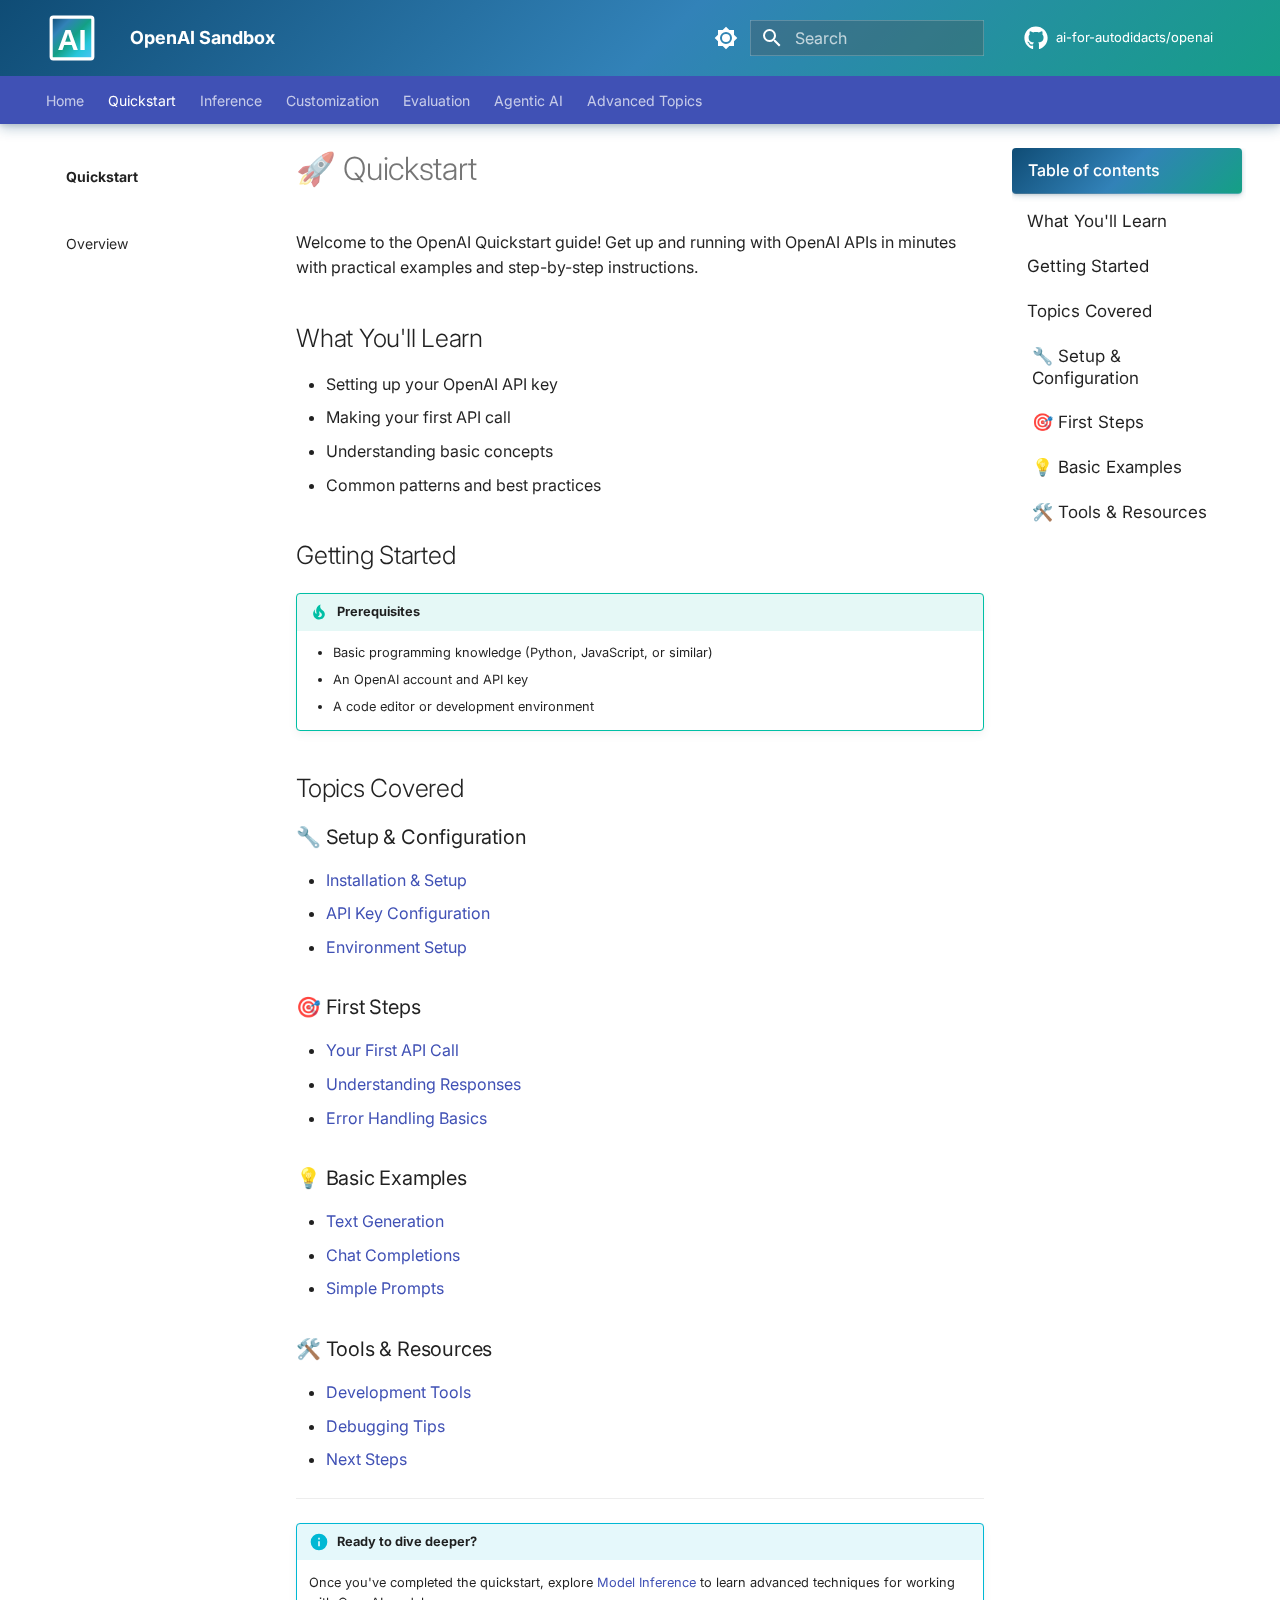
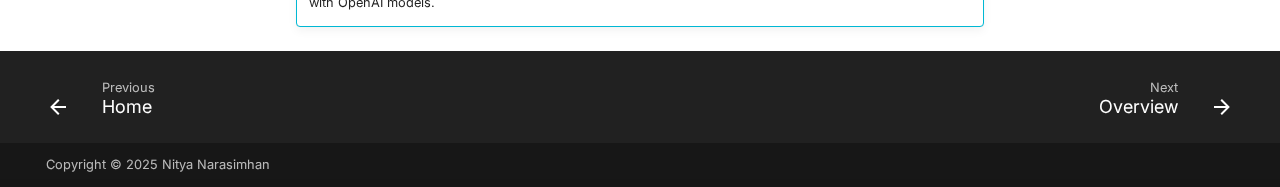
<file: 1-quickstart/index.html>
<!doctype html>
<html lang="en" class="no-js">
  <head>
    
      <meta charset="utf-8">
      <meta name="viewport" content="width=device-width,initial-scale=1">
      
        <meta name="description" content="Learn Open AI By Experimenting">
      
      
        <meta name="author" content="Nitya Narasimhan">
      
      
        <link rel="canonical" href="https://ai-for-autodidacts.github.io/openai/1-quickstart/">
      
      
        <link rel="prev" href="..">
      
      
        <link rel="next" href="../2-model-inference/">
      
      
      <link rel="icon" href="../assets/images/favicon.png">
      <meta name="generator" content="mkdocs-1.6.1, mkdocs-material-9.6.18">
    
    
      
        <title>Overview - OpenAI Sandbox</title>
      
    
    
      <link rel="stylesheet" href="../assets/stylesheets/main.7e37652d.min.css">
      
        
        <link rel="stylesheet" href="../assets/stylesheets/palette.06af60db.min.css">
      
      


    
    
      
    
    
      
        
        
        <link rel="preconnect" href="https://fonts.gstatic.com" crossorigin>
        <link rel="stylesheet" href="https://fonts.googleapis.com/css?family=Inter:300,300i,400,400i,700,700i%7CJetBrains+Mono:400,400i,700,700i&display=fallback">
        <style>:root{--md-text-font:"Inter";--md-code-font:"JetBrains Mono"}</style>
      
    
    
      <link rel="stylesheet" href="../stylesheets/extra.css">
    
    <script>__md_scope=new URL("..",location),__md_hash=e=>[...e].reduce(((e,_)=>(e<<5)-e+_.charCodeAt(0)),0),__md_get=(e,_=localStorage,t=__md_scope)=>JSON.parse(_.getItem(t.pathname+"."+e)),__md_set=(e,_,t=localStorage,a=__md_scope)=>{try{t.setItem(a.pathname+"."+e,JSON.stringify(_))}catch(e){}}</script>
    
      

    
    
    
  </head>
  
  
    
    
      
    
    
    
    
    <body dir="ltr" data-md-color-scheme="default" data-md-color-primary="custom" data-md-color-accent="custom">
  
    
    <input class="md-toggle" data-md-toggle="drawer" type="checkbox" id="__drawer" autocomplete="off">
    <input class="md-toggle" data-md-toggle="search" type="checkbox" id="__search" autocomplete="off">
    <label class="md-overlay" for="__drawer"></label>
    <div data-md-component="skip">
      
        
        <a href="#quickstart" class="md-skip">
          Skip to content
        </a>
      
    </div>
    <div data-md-component="announce">
      
    </div>
    
    
      

  

<header class="md-header md-header--shadow md-header--lifted" data-md-component="header">
  <nav class="md-header__inner md-grid" aria-label="Header">
    <a href=".." title="OpenAI Sandbox" class="md-header__button md-logo" aria-label="OpenAI Sandbox" data-md-component="logo">
      
  <img src="../assets/logo.svg" alt="logo">

    </a>
    <label class="md-header__button md-icon" for="__drawer">
      
      <svg xmlns="http://www.w3.org/2000/svg" viewBox="0 0 24 24"><path d="M3 6h18v2H3zm0 5h18v2H3zm0 5h18v2H3z"/></svg>
    </label>
    <div class="md-header__title" data-md-component="header-title">
      <div class="md-header__ellipsis">
        <div class="md-header__topic">
          <span class="md-ellipsis">
            OpenAI Sandbox
          </span>
        </div>
        <div class="md-header__topic" data-md-component="header-topic">
          <span class="md-ellipsis">
            
              Overview
            
          </span>
        </div>
      </div>
    </div>
    
      
        <form class="md-header__option" data-md-component="palette">
  
    
    
    
    <input class="md-option" data-md-color-media="(prefers-color-scheme: light)" data-md-color-scheme="default" data-md-color-primary="custom" data-md-color-accent="custom"  aria-label="Switch to dark mode"  type="radio" name="__palette" id="__palette_0">
    
      <label class="md-header__button md-icon" title="Switch to dark mode" for="__palette_1" hidden>
        <svg xmlns="http://www.w3.org/2000/svg" viewBox="0 0 24 24"><path d="M12 8a4 4 0 0 0-4 4 4 4 0 0 0 4 4 4 4 0 0 0 4-4 4 4 0 0 0-4-4m0 10a6 6 0 0 1-6-6 6 6 0 0 1 6-6 6 6 0 0 1 6 6 6 6 0 0 1-6 6m8-9.31V4h-4.69L12 .69 8.69 4H4v4.69L.69 12 4 15.31V20h4.69L12 23.31 15.31 20H20v-4.69L23.31 12z"/></svg>
      </label>
    
  
    
    
    
    <input class="md-option" data-md-color-media="(prefers-color-scheme: dark)" data-md-color-scheme="slate" data-md-color-primary="custom" data-md-color-accent="custom"  aria-label="Switch to light mode"  type="radio" name="__palette" id="__palette_1">
    
      <label class="md-header__button md-icon" title="Switch to light mode" for="__palette_0" hidden>
        <svg xmlns="http://www.w3.org/2000/svg" viewBox="0 0 24 24"><path d="M12 18c-.89 0-1.74-.2-2.5-.55C11.56 16.5 13 14.42 13 12s-1.44-4.5-3.5-5.45C10.26 6.2 11.11 6 12 6a6 6 0 0 1 6 6 6 6 0 0 1-6 6m8-9.31V4h-4.69L12 .69 8.69 4H4v4.69L.69 12 4 15.31V20h4.69L12 23.31 15.31 20H20v-4.69L23.31 12z"/></svg>
      </label>
    
  
</form>
      
    
    
      <script>var palette=__md_get("__palette");if(palette&&palette.color){if("(prefers-color-scheme)"===palette.color.media){var media=matchMedia("(prefers-color-scheme: light)"),input=document.querySelector(media.matches?"[data-md-color-media='(prefers-color-scheme: light)']":"[data-md-color-media='(prefers-color-scheme: dark)']");palette.color.media=input.getAttribute("data-md-color-media"),palette.color.scheme=input.getAttribute("data-md-color-scheme"),palette.color.primary=input.getAttribute("data-md-color-primary"),palette.color.accent=input.getAttribute("data-md-color-accent")}for(var[key,value]of Object.entries(palette.color))document.body.setAttribute("data-md-color-"+key,value)}</script>
    
    
    
      
      
        <label class="md-header__button md-icon" for="__search">
          
          <svg xmlns="http://www.w3.org/2000/svg" viewBox="0 0 24 24"><path d="M9.5 3A6.5 6.5 0 0 1 16 9.5c0 1.61-.59 3.09-1.56 4.23l.27.27h.79l5 5-1.5 1.5-5-5v-.79l-.27-.27A6.52 6.52 0 0 1 9.5 16 6.5 6.5 0 0 1 3 9.5 6.5 6.5 0 0 1 9.5 3m0 2C7 5 5 7 5 9.5S7 14 9.5 14 14 12 14 9.5 12 5 9.5 5"/></svg>
        </label>
        <div class="md-search" data-md-component="search" role="dialog">
  <label class="md-search__overlay" for="__search"></label>
  <div class="md-search__inner" role="search">
    <form class="md-search__form" name="search">
      <input type="text" class="md-search__input" name="query" aria-label="Search" placeholder="Search" autocapitalize="off" autocorrect="off" autocomplete="off" spellcheck="false" data-md-component="search-query" required>
      <label class="md-search__icon md-icon" for="__search">
        
        <svg xmlns="http://www.w3.org/2000/svg" viewBox="0 0 24 24"><path d="M9.5 3A6.5 6.5 0 0 1 16 9.5c0 1.61-.59 3.09-1.56 4.23l.27.27h.79l5 5-1.5 1.5-5-5v-.79l-.27-.27A6.52 6.52 0 0 1 9.5 16 6.5 6.5 0 0 1 3 9.5 6.5 6.5 0 0 1 9.5 3m0 2C7 5 5 7 5 9.5S7 14 9.5 14 14 12 14 9.5 12 5 9.5 5"/></svg>
        
        <svg xmlns="http://www.w3.org/2000/svg" viewBox="0 0 24 24"><path d="M20 11v2H8l5.5 5.5-1.42 1.42L4.16 12l7.92-7.92L13.5 5.5 8 11z"/></svg>
      </label>
      <nav class="md-search__options" aria-label="Search">
        
          <a href="javascript:void(0)" class="md-search__icon md-icon" title="Share" aria-label="Share" data-clipboard data-clipboard-text="" data-md-component="search-share" tabindex="-1">
            
            <svg xmlns="http://www.w3.org/2000/svg" viewBox="0 0 24 24"><path d="M18 16.08c-.76 0-1.44.3-1.96.77L8.91 12.7c.05-.23.09-.46.09-.7s-.04-.47-.09-.7l7.05-4.11c.54.5 1.25.81 2.04.81a3 3 0 0 0 3-3 3 3 0 0 0-3-3 3 3 0 0 0-3 3c0 .24.04.47.09.7L8.04 9.81C7.5 9.31 6.79 9 6 9a3 3 0 0 0-3 3 3 3 0 0 0 3 3c.79 0 1.5-.31 2.04-.81l7.12 4.15c-.05.21-.08.43-.08.66 0 1.61 1.31 2.91 2.92 2.91s2.92-1.3 2.92-2.91A2.92 2.92 0 0 0 18 16.08"/></svg>
          </a>
        
        <button type="reset" class="md-search__icon md-icon" title="Clear" aria-label="Clear" tabindex="-1">
          
          <svg xmlns="http://www.w3.org/2000/svg" viewBox="0 0 24 24"><path d="M19 6.41 17.59 5 12 10.59 6.41 5 5 6.41 10.59 12 5 17.59 6.41 19 12 13.41 17.59 19 19 17.59 13.41 12z"/></svg>
        </button>
      </nav>
      
        <div class="md-search__suggest" data-md-component="search-suggest"></div>
      
    </form>
    <div class="md-search__output">
      <div class="md-search__scrollwrap" tabindex="0" data-md-scrollfix>
        <div class="md-search-result" data-md-component="search-result">
          <div class="md-search-result__meta">
            Initializing search
          </div>
          <ol class="md-search-result__list" role="presentation"></ol>
        </div>
      </div>
    </div>
  </div>
</div>
      
    
    
      <div class="md-header__source">
        <a href="https://github.com/ai-for-autodidacts/openai" title="Go to repository" class="md-source" data-md-component="source">
  <div class="md-source__icon md-icon">
    
    <svg xmlns="http://www.w3.org/2000/svg" viewBox="0 0 512 512"><!--! Font Awesome Free 7.0.0 by @fontawesome - https://fontawesome.com License - https://fontawesome.com/license/free (Icons: CC BY 4.0, Fonts: SIL OFL 1.1, Code: MIT License) Copyright 2025 Fonticons, Inc.--><path fill="currentColor" d="M173.9 397.4c0 2-2.3 3.6-5.2 3.6-3.3.3-5.6-1.3-5.6-3.6 0-2 2.3-3.6 5.2-3.6 3-.3 5.6 1.3 5.6 3.6m-31.1-4.5c-.7 2 1.3 4.3 4.3 4.9 2.6 1 5.6 0 6.2-2s-1.3-4.3-4.3-5.2c-2.6-.7-5.5.3-6.2 2.3m44.2-1.7c-2.9.7-4.9 2.6-4.6 4.9.3 2 2.9 3.3 5.9 2.6 2.9-.7 4.9-2.6 4.6-4.6-.3-1.9-3-3.2-5.9-2.9M252.8 8C114.1 8 8 113.3 8 252c0 110.9 69.8 205.8 169.5 239.2 12.8 2.3 17.3-5.6 17.3-12.1 0-6.2-.3-40.4-.3-61.4 0 0-70 15-84.7-29.8 0 0-11.4-29.1-27.8-36.6 0 0-22.9-15.7 1.6-15.4 0 0 24.9 2 38.6 25.8 21.9 38.6 58.6 27.5 72.9 20.9 2.3-16 8.8-27.1 16-33.7-55.9-6.2-112.3-14.3-112.3-110.5 0-27.5 7.6-41.3 23.6-58.9-2.6-6.5-11.1-33.3 2.6-67.9 20.9-6.5 69 27 69 27 20-5.6 41.5-8.5 62.8-8.5s42.8 2.9 62.8 8.5c0 0 48.1-33.6 69-27 13.7 34.7 5.2 61.4 2.6 67.9 16 17.7 25.8 31.5 25.8 58.9 0 96.5-58.9 104.2-114.8 110.5 9.2 7.9 17 22.9 17 46.4 0 33.7-.3 75.4-.3 83.6 0 6.5 4.6 14.4 17.3 12.1C436.2 457.8 504 362.9 504 252 504 113.3 391.5 8 252.8 8M105.2 352.9c-1.3 1-1 3.3.7 5.2 1.6 1.6 3.9 2.3 5.2 1 1.3-1 1-3.3-.7-5.2-1.6-1.6-3.9-2.3-5.2-1m-10.8-8.1c-.7 1.3.3 2.9 2.3 3.9 1.6 1 3.6.7 4.3-.7.7-1.3-.3-2.9-2.3-3.9-2-.6-3.6-.3-4.3.7m32.4 35.6c-1.6 1.3-1 4.3 1.3 6.2 2.3 2.3 5.2 2.6 6.5 1 1.3-1.3.7-4.3-1.3-6.2-2.2-2.3-5.2-2.6-6.5-1m-11.4-14.7c-1.6 1-1.6 3.6 0 5.9s4.3 3.3 5.6 2.3c1.6-1.3 1.6-3.9 0-6.2-1.4-2.3-4-3.3-5.6-2"/></svg>
  </div>
  <div class="md-source__repository">
    ai-for-autodidacts/openai
  </div>
</a>
      </div>
    
  </nav>
  
    
      
<nav class="md-tabs" aria-label="Tabs" data-md-component="tabs">
  <div class="md-grid">
    <ul class="md-tabs__list">
      
        
  
  
  
  
    <li class="md-tabs__item">
      <a href=".." class="md-tabs__link">
        
  
  
    
  
  Home

      </a>
    </li>
  

      
        
  
  
  
    
  
  
    
    
      <li class="md-tabs__item md-tabs__item--active">
        <a href="./" class="md-tabs__link">
          
  
  
  Quickstart

        </a>
      </li>
    
  

      
        
  
  
  
  
    
    
      <li class="md-tabs__item">
        <a href="../2-model-inference/" class="md-tabs__link">
          
  
  
  Inference

        </a>
      </li>
    
  

      
        
  
  
  
  
    
    
      <li class="md-tabs__item">
        <a href="../3-model-customization/" class="md-tabs__link">
          
  
  
  Customization

        </a>
      </li>
    
  

      
        
  
  
  
  
    
    
      <li class="md-tabs__item">
        <a href="../4-model-evaluation/" class="md-tabs__link">
          
  
  
  Evaluation

        </a>
      </li>
    
  

      
        
  
  
  
  
    
    
      <li class="md-tabs__item">
        <a href="../5-agentic-ai/" class="md-tabs__link">
          
  
  
  Agentic AI

        </a>
      </li>
    
  

      
        
  
  
  
  
    
    
      <li class="md-tabs__item">
        <a href="../6-advanced-topics/" class="md-tabs__link">
          
  
  
  Advanced Topics

        </a>
      </li>
    
  

      
    </ul>
  </div>
</nav>
    
  
</header>
    
    <div class="md-container" data-md-component="container">
      
      
        
      
      <main class="md-main" data-md-component="main">
        <div class="md-main__inner md-grid">
          
            
              
              <div class="md-sidebar md-sidebar--primary" data-md-component="sidebar" data-md-type="navigation" >
                <div class="md-sidebar__scrollwrap">
                  <div class="md-sidebar__inner">
                    


  


<nav class="md-nav md-nav--primary md-nav--lifted" aria-label="Navigation" data-md-level="0">
  <label class="md-nav__title" for="__drawer">
    <a href=".." title="OpenAI Sandbox" class="md-nav__button md-logo" aria-label="OpenAI Sandbox" data-md-component="logo">
      
  <img src="../assets/logo.svg" alt="logo">

    </a>
    OpenAI Sandbox
  </label>
  
    <div class="md-nav__source">
      <a href="https://github.com/ai-for-autodidacts/openai" title="Go to repository" class="md-source" data-md-component="source">
  <div class="md-source__icon md-icon">
    
    <svg xmlns="http://www.w3.org/2000/svg" viewBox="0 0 512 512"><!--! Font Awesome Free 7.0.0 by @fontawesome - https://fontawesome.com License - https://fontawesome.com/license/free (Icons: CC BY 4.0, Fonts: SIL OFL 1.1, Code: MIT License) Copyright 2025 Fonticons, Inc.--><path fill="currentColor" d="M173.9 397.4c0 2-2.3 3.6-5.2 3.6-3.3.3-5.6-1.3-5.6-3.6 0-2 2.3-3.6 5.2-3.6 3-.3 5.6 1.3 5.6 3.6m-31.1-4.5c-.7 2 1.3 4.3 4.3 4.9 2.6 1 5.6 0 6.2-2s-1.3-4.3-4.3-5.2c-2.6-.7-5.5.3-6.2 2.3m44.2-1.7c-2.9.7-4.9 2.6-4.6 4.9.3 2 2.9 3.3 5.9 2.6 2.9-.7 4.9-2.6 4.6-4.6-.3-1.9-3-3.2-5.9-2.9M252.8 8C114.1 8 8 113.3 8 252c0 110.9 69.8 205.8 169.5 239.2 12.8 2.3 17.3-5.6 17.3-12.1 0-6.2-.3-40.4-.3-61.4 0 0-70 15-84.7-29.8 0 0-11.4-29.1-27.8-36.6 0 0-22.9-15.7 1.6-15.4 0 0 24.9 2 38.6 25.8 21.9 38.6 58.6 27.5 72.9 20.9 2.3-16 8.8-27.1 16-33.7-55.9-6.2-112.3-14.3-112.3-110.5 0-27.5 7.6-41.3 23.6-58.9-2.6-6.5-11.1-33.3 2.6-67.9 20.9-6.5 69 27 69 27 20-5.6 41.5-8.5 62.8-8.5s42.8 2.9 62.8 8.5c0 0 48.1-33.6 69-27 13.7 34.7 5.2 61.4 2.6 67.9 16 17.7 25.8 31.5 25.8 58.9 0 96.5-58.9 104.2-114.8 110.5 9.2 7.9 17 22.9 17 46.4 0 33.7-.3 75.4-.3 83.6 0 6.5 4.6 14.4 17.3 12.1C436.2 457.8 504 362.9 504 252 504 113.3 391.5 8 252.8 8M105.2 352.9c-1.3 1-1 3.3.7 5.2 1.6 1.6 3.9 2.3 5.2 1 1.3-1 1-3.3-.7-5.2-1.6-1.6-3.9-2.3-5.2-1m-10.8-8.1c-.7 1.3.3 2.9 2.3 3.9 1.6 1 3.6.7 4.3-.7.7-1.3-.3-2.9-2.3-3.9-2-.6-3.6-.3-4.3.7m32.4 35.6c-1.6 1.3-1 4.3 1.3 6.2 2.3 2.3 5.2 2.6 6.5 1 1.3-1.3.7-4.3-1.3-6.2-2.2-2.3-5.2-2.6-6.5-1m-11.4-14.7c-1.6 1-1.6 3.6 0 5.9s4.3 3.3 5.6 2.3c1.6-1.3 1.6-3.9 0-6.2-1.4-2.3-4-3.3-5.6-2"/></svg>
  </div>
  <div class="md-source__repository">
    ai-for-autodidacts/openai
  </div>
</a>
    </div>
  
  <ul class="md-nav__list" data-md-scrollfix>
    
      
      
  
  
  
  
    <li class="md-nav__item">
      <a href=".." class="md-nav__link">
        
  
  
  <span class="md-ellipsis">
    Home
    
  </span>
  

      </a>
    </li>
  

    
      
      
  
  
    
  
  
  
    
    
    
    
      
        
        
      
      
        
      
    
    
    <li class="md-nav__item md-nav__item--active md-nav__item--section md-nav__item--nested">
      
        
        
        <input class="md-nav__toggle md-toggle " type="checkbox" id="__nav_2" checked>
        
          
          <label class="md-nav__link" for="__nav_2" id="__nav_2_label" tabindex="">
            
  
  
  <span class="md-ellipsis">
    Quickstart
    
  </span>
  

            <span class="md-nav__icon md-icon"></span>
          </label>
        
        <nav class="md-nav" data-md-level="1" aria-labelledby="__nav_2_label" aria-expanded="true">
          <label class="md-nav__title" for="__nav_2">
            <span class="md-nav__icon md-icon"></span>
            Quickstart
          </label>
          <ul class="md-nav__list" data-md-scrollfix>
            
              
                
  
  
    
  
  
  
    <li class="md-nav__item md-nav__item--active">
      
      <input class="md-nav__toggle md-toggle" type="checkbox" id="__toc">
      
      
        
      
      
        <label class="md-nav__link md-nav__link--active" for="__toc">
          
  
  
  <span class="md-ellipsis">
    Overview
    
  </span>
  

          <span class="md-nav__icon md-icon"></span>
        </label>
      
      <a href="./" class="md-nav__link md-nav__link--active">
        
  
  
  <span class="md-ellipsis">
    Overview
    
  </span>
  

      </a>
      
        

<nav class="md-nav md-nav--secondary" aria-label="Table of contents">
  
  
  
    
  
  
    <label class="md-nav__title" for="__toc">
      <span class="md-nav__icon md-icon"></span>
      Table of contents
    </label>
    <ul class="md-nav__list" data-md-component="toc" data-md-scrollfix>
      
        <li class="md-nav__item">
  <a href="#what-youll-learn" class="md-nav__link">
    <span class="md-ellipsis">
      What You'll Learn
    </span>
  </a>
  
</li>
      
        <li class="md-nav__item">
  <a href="#getting-started" class="md-nav__link">
    <span class="md-ellipsis">
      Getting Started
    </span>
  </a>
  
</li>
      
        <li class="md-nav__item">
  <a href="#topics-covered" class="md-nav__link">
    <span class="md-ellipsis">
      Topics Covered
    </span>
  </a>
  
    <nav class="md-nav" aria-label="Topics Covered">
      <ul class="md-nav__list">
        
          <li class="md-nav__item">
  <a href="#setup-configuration" class="md-nav__link">
    <span class="md-ellipsis">
      🔧 Setup &amp; Configuration
    </span>
  </a>
  
</li>
        
          <li class="md-nav__item">
  <a href="#first-steps" class="md-nav__link">
    <span class="md-ellipsis">
      🎯 First Steps
    </span>
  </a>
  
</li>
        
          <li class="md-nav__item">
  <a href="#basic-examples" class="md-nav__link">
    <span class="md-ellipsis">
      💡 Basic Examples
    </span>
  </a>
  
</li>
        
          <li class="md-nav__item">
  <a href="#tools-resources" class="md-nav__link">
    <span class="md-ellipsis">
      🛠️ Tools &amp; Resources
    </span>
  </a>
  
</li>
        
      </ul>
    </nav>
  
</li>
      
    </ul>
  
</nav>
      
    </li>
  

              
            
          </ul>
        </nav>
      
    </li>
  

    
      
      
  
  
  
  
    
    
    
    
      
      
        
      
    
    
    <li class="md-nav__item md-nav__item--nested">
      
        
        
          
        
        <input class="md-nav__toggle md-toggle md-toggle--indeterminate" type="checkbox" id="__nav_3" >
        
          
          <label class="md-nav__link" for="__nav_3" id="__nav_3_label" tabindex="0">
            
  
  
  <span class="md-ellipsis">
    Inference
    
  </span>
  

            <span class="md-nav__icon md-icon"></span>
          </label>
        
        <nav class="md-nav" data-md-level="1" aria-labelledby="__nav_3_label" aria-expanded="false">
          <label class="md-nav__title" for="__nav_3">
            <span class="md-nav__icon md-icon"></span>
            Inference
          </label>
          <ul class="md-nav__list" data-md-scrollfix>
            
              
                
  
  
  
  
    <li class="md-nav__item">
      <a href="../2-model-inference/" class="md-nav__link">
        
  
  
  <span class="md-ellipsis">
    Overview
    
  </span>
  

      </a>
    </li>
  

              
            
          </ul>
        </nav>
      
    </li>
  

    
      
      
  
  
  
  
    
    
    
    
      
      
        
      
    
    
    <li class="md-nav__item md-nav__item--nested">
      
        
        
          
        
        <input class="md-nav__toggle md-toggle md-toggle--indeterminate" type="checkbox" id="__nav_4" >
        
          
          <label class="md-nav__link" for="__nav_4" id="__nav_4_label" tabindex="0">
            
  
  
  <span class="md-ellipsis">
    Customization
    
  </span>
  

            <span class="md-nav__icon md-icon"></span>
          </label>
        
        <nav class="md-nav" data-md-level="1" aria-labelledby="__nav_4_label" aria-expanded="false">
          <label class="md-nav__title" for="__nav_4">
            <span class="md-nav__icon md-icon"></span>
            Customization
          </label>
          <ul class="md-nav__list" data-md-scrollfix>
            
              
                
  
  
  
  
    <li class="md-nav__item">
      <a href="../3-model-customization/" class="md-nav__link">
        
  
  
  <span class="md-ellipsis">
    Overview
    
  </span>
  

      </a>
    </li>
  

              
            
          </ul>
        </nav>
      
    </li>
  

    
      
      
  
  
  
  
    
    
    
    
      
      
        
      
    
    
    <li class="md-nav__item md-nav__item--nested">
      
        
        
          
        
        <input class="md-nav__toggle md-toggle md-toggle--indeterminate" type="checkbox" id="__nav_5" >
        
          
          <label class="md-nav__link" for="__nav_5" id="__nav_5_label" tabindex="0">
            
  
  
  <span class="md-ellipsis">
    Evaluation
    
  </span>
  

            <span class="md-nav__icon md-icon"></span>
          </label>
        
        <nav class="md-nav" data-md-level="1" aria-labelledby="__nav_5_label" aria-expanded="false">
          <label class="md-nav__title" for="__nav_5">
            <span class="md-nav__icon md-icon"></span>
            Evaluation
          </label>
          <ul class="md-nav__list" data-md-scrollfix>
            
              
                
  
  
  
  
    <li class="md-nav__item">
      <a href="../4-model-evaluation/" class="md-nav__link">
        
  
  
  <span class="md-ellipsis">
    Overview
    
  </span>
  

      </a>
    </li>
  

              
            
          </ul>
        </nav>
      
    </li>
  

    
      
      
  
  
  
  
    
    
    
    
      
      
        
      
    
    
    <li class="md-nav__item md-nav__item--nested">
      
        
        
          
        
        <input class="md-nav__toggle md-toggle md-toggle--indeterminate" type="checkbox" id="__nav_6" >
        
          
          <label class="md-nav__link" for="__nav_6" id="__nav_6_label" tabindex="0">
            
  
  
  <span class="md-ellipsis">
    Agentic AI
    
  </span>
  

            <span class="md-nav__icon md-icon"></span>
          </label>
        
        <nav class="md-nav" data-md-level="1" aria-labelledby="__nav_6_label" aria-expanded="false">
          <label class="md-nav__title" for="__nav_6">
            <span class="md-nav__icon md-icon"></span>
            Agentic AI
          </label>
          <ul class="md-nav__list" data-md-scrollfix>
            
              
                
  
  
  
  
    <li class="md-nav__item">
      <a href="../5-agentic-ai/" class="md-nav__link">
        
  
  
  <span class="md-ellipsis">
    Overview
    
  </span>
  

      </a>
    </li>
  

              
            
          </ul>
        </nav>
      
    </li>
  

    
      
      
  
  
  
  
    
    
    
    
      
      
        
      
    
    
    <li class="md-nav__item md-nav__item--nested">
      
        
        
          
        
        <input class="md-nav__toggle md-toggle md-toggle--indeterminate" type="checkbox" id="__nav_7" >
        
          
          <label class="md-nav__link" for="__nav_7" id="__nav_7_label" tabindex="0">
            
  
  
  <span class="md-ellipsis">
    Advanced Topics
    
  </span>
  

            <span class="md-nav__icon md-icon"></span>
          </label>
        
        <nav class="md-nav" data-md-level="1" aria-labelledby="__nav_7_label" aria-expanded="false">
          <label class="md-nav__title" for="__nav_7">
            <span class="md-nav__icon md-icon"></span>
            Advanced Topics
          </label>
          <ul class="md-nav__list" data-md-scrollfix>
            
              
                
  
  
  
  
    <li class="md-nav__item">
      <a href="../6-advanced-topics/" class="md-nav__link">
        
  
  
  <span class="md-ellipsis">
    Overview
    
  </span>
  

      </a>
    </li>
  

              
            
          </ul>
        </nav>
      
    </li>
  

    
  </ul>
</nav>
                  </div>
                </div>
              </div>
            
            
              
              <div class="md-sidebar md-sidebar--secondary" data-md-component="sidebar" data-md-type="toc" >
                <div class="md-sidebar__scrollwrap">
                  <div class="md-sidebar__inner">
                    

<nav class="md-nav md-nav--secondary" aria-label="Table of contents">
  
  
  
    
  
  
    <label class="md-nav__title" for="__toc">
      <span class="md-nav__icon md-icon"></span>
      Table of contents
    </label>
    <ul class="md-nav__list" data-md-component="toc" data-md-scrollfix>
      
        <li class="md-nav__item">
  <a href="#what-youll-learn" class="md-nav__link">
    <span class="md-ellipsis">
      What You'll Learn
    </span>
  </a>
  
</li>
      
        <li class="md-nav__item">
  <a href="#getting-started" class="md-nav__link">
    <span class="md-ellipsis">
      Getting Started
    </span>
  </a>
  
</li>
      
        <li class="md-nav__item">
  <a href="#topics-covered" class="md-nav__link">
    <span class="md-ellipsis">
      Topics Covered
    </span>
  </a>
  
    <nav class="md-nav" aria-label="Topics Covered">
      <ul class="md-nav__list">
        
          <li class="md-nav__item">
  <a href="#setup-configuration" class="md-nav__link">
    <span class="md-ellipsis">
      🔧 Setup &amp; Configuration
    </span>
  </a>
  
</li>
        
          <li class="md-nav__item">
  <a href="#first-steps" class="md-nav__link">
    <span class="md-ellipsis">
      🎯 First Steps
    </span>
  </a>
  
</li>
        
          <li class="md-nav__item">
  <a href="#basic-examples" class="md-nav__link">
    <span class="md-ellipsis">
      💡 Basic Examples
    </span>
  </a>
  
</li>
        
          <li class="md-nav__item">
  <a href="#tools-resources" class="md-nav__link">
    <span class="md-ellipsis">
      🛠️ Tools &amp; Resources
    </span>
  </a>
  
</li>
        
      </ul>
    </nav>
  
</li>
      
    </ul>
  
</nav>
                  </div>
                </div>
              </div>
            
          
          
            <div class="md-content" data-md-component="content">
              <article class="md-content__inner md-typeset">
                
                  


  
  


<h1 id="quickstart">🚀 Quickstart<a class="headerlink" href="#quickstart" title="Permanent link">&para;</a></h1>
<p>Welcome to the OpenAI Quickstart guide! Get up and running with OpenAI APIs in minutes with practical examples and step-by-step instructions.</p>
<h2 id="what-youll-learn">What You'll Learn<a class="headerlink" href="#what-youll-learn" title="Permanent link">&para;</a></h2>
<ul>
<li>Setting up your OpenAI API key</li>
<li>Making your first API call</li>
<li>Understanding basic concepts</li>
<li>Common patterns and best practices</li>
</ul>
<h2 id="getting-started">Getting Started<a class="headerlink" href="#getting-started" title="Permanent link">&para;</a></h2>
<div class="admonition tip">
<p class="admonition-title">Prerequisites</p>
<ul>
<li>Basic programming knowledge (Python, JavaScript, or similar)</li>
<li>An OpenAI account and API key</li>
<li>A code editor or development environment</li>
</ul>
</div>
<h2 id="topics-covered">Topics Covered<a class="headerlink" href="#topics-covered" title="Permanent link">&para;</a></h2>
<h3 id="setup-configuration">🔧 Setup &amp; Configuration<a class="headerlink" href="#setup-configuration" title="Permanent link">&para;</a></h3>
<ul>
<li><a href="setup.md">Installation &amp; Setup</a></li>
<li><a href="api-keys.md">API Key Configuration</a></li>
<li><a href="environment.md">Environment Setup</a></li>
</ul>
<h3 id="first-steps">🎯 First Steps<a class="headerlink" href="#first-steps" title="Permanent link">&para;</a></h3>
<ul>
<li><a href="first-call.md">Your First API Call</a></li>
<li><a href="responses.md">Understanding Responses</a></li>
<li><a href="error-handling.md">Error Handling Basics</a></li>
</ul>
<h3 id="basic-examples">💡 Basic Examples<a class="headerlink" href="#basic-examples" title="Permanent link">&para;</a></h3>
<ul>
<li><a href="text-generation.md">Text Generation</a></li>
<li><a href="chat-completions.md">Chat Completions</a></li>
<li><a href="simple-prompts.md">Simple Prompts</a></li>
</ul>
<h3 id="tools-resources">🛠️ Tools &amp; Resources<a class="headerlink" href="#tools-resources" title="Permanent link">&para;</a></h3>
<ul>
<li><a href="tools.md">Development Tools</a></li>
<li><a href="debugging.md">Debugging Tips</a></li>
<li><a href="next-steps.md">Next Steps</a></li>
</ul>
<hr />
<div class="admonition info">
<p class="admonition-title">Ready to dive deeper?</p>
<p>Once you've completed the quickstart, explore <a href="../2-model-inference/">Model Inference</a> to learn advanced techniques for working with OpenAI models.</p>
</div>












                
              </article>
            </div>
          
          
  <script>var tabs=__md_get("__tabs");if(Array.isArray(tabs))e:for(var set of document.querySelectorAll(".tabbed-set")){var labels=set.querySelector(".tabbed-labels");for(var tab of tabs)for(var label of labels.getElementsByTagName("label"))if(label.innerText.trim()===tab){var input=document.getElementById(label.htmlFor);input.checked=!0;continue e}}</script>

<script>var target=document.getElementById(location.hash.slice(1));target&&target.name&&(target.checked=target.name.startsWith("__tabbed_"))</script>
        </div>
        
          <button type="button" class="md-top md-icon" data-md-component="top" hidden>
  
  <svg xmlns="http://www.w3.org/2000/svg" viewBox="0 0 24 24"><path d="M13 20h-2V8l-5.5 5.5-1.42-1.42L12 4.16l7.92 7.92-1.42 1.42L13 8z"/></svg>
  Back to top
</button>
        
      </main>
      
        <footer class="md-footer">
  
    
      
      <nav class="md-footer__inner md-grid" aria-label="Footer" >
        
          
          <a href=".." class="md-footer__link md-footer__link--prev" aria-label="Previous: Home">
            <div class="md-footer__button md-icon">
              
              <svg xmlns="http://www.w3.org/2000/svg" viewBox="0 0 24 24"><path d="M20 11v2H8l5.5 5.5-1.42 1.42L4.16 12l7.92-7.92L13.5 5.5 8 11z"/></svg>
            </div>
            <div class="md-footer__title">
              <span class="md-footer__direction">
                Previous
              </span>
              <div class="md-ellipsis">
                Home
              </div>
            </div>
          </a>
        
        
          
          <a href="../2-model-inference/" class="md-footer__link md-footer__link--next" aria-label="Next: Overview">
            <div class="md-footer__title">
              <span class="md-footer__direction">
                Next
              </span>
              <div class="md-ellipsis">
                Overview
              </div>
            </div>
            <div class="md-footer__button md-icon">
              
              <svg xmlns="http://www.w3.org/2000/svg" viewBox="0 0 24 24"><path d="M4 11v2h12l-5.5 5.5 1.42 1.42L19.84 12l-7.92-7.92L10.5 5.5 16 11z"/></svg>
            </div>
          </a>
        
      </nav>
    
  
  <div class="md-footer-meta md-typeset">
    <div class="md-footer-meta__inner md-grid">
      <div class="md-copyright">
  
    <div class="md-copyright__highlight">
      Copyright &copy; 2025 Nitya Narasimhan
    </div>
  
  
</div>
      
    </div>
  </div>
</footer>
      
    </div>
    <div class="md-dialog" data-md-component="dialog">
      <div class="md-dialog__inner md-typeset"></div>
    </div>
    
    
    
      
      <script id="__config" type="application/json">{"base": "..", "features": ["navigation.instant", "navigation.instant.prefetch", "navigation.tabs", "navigation.tabs.sticky", "navigation.sections", "navigation.expand", "navigation.path", "navigation.top", "navigation.footer", "search.suggest", "search.highlight", "search.share", "header.autohide", "content.tabs.link", "content.code.annotation", "content.code.copy", "content.code.select", "content.tooltips", "announce.dismiss"], "search": "../assets/javascripts/workers/search.973d3a69.min.js", "tags": null, "translations": {"clipboard.copied": "Copied to clipboard", "clipboard.copy": "Copy to clipboard", "search.result.more.one": "1 more on this page", "search.result.more.other": "# more on this page", "search.result.none": "No matching documents", "search.result.one": "1 matching document", "search.result.other": "# matching documents", "search.result.placeholder": "Type to start searching", "search.result.term.missing": "Missing", "select.version": "Select version"}, "version": null}</script>
    
    
      <script src="../assets/javascripts/bundle.92b07e13.min.js"></script>
      
        <script src="../javascripts/extra.js"></script>
      
    
  </body>
</html>
</file>
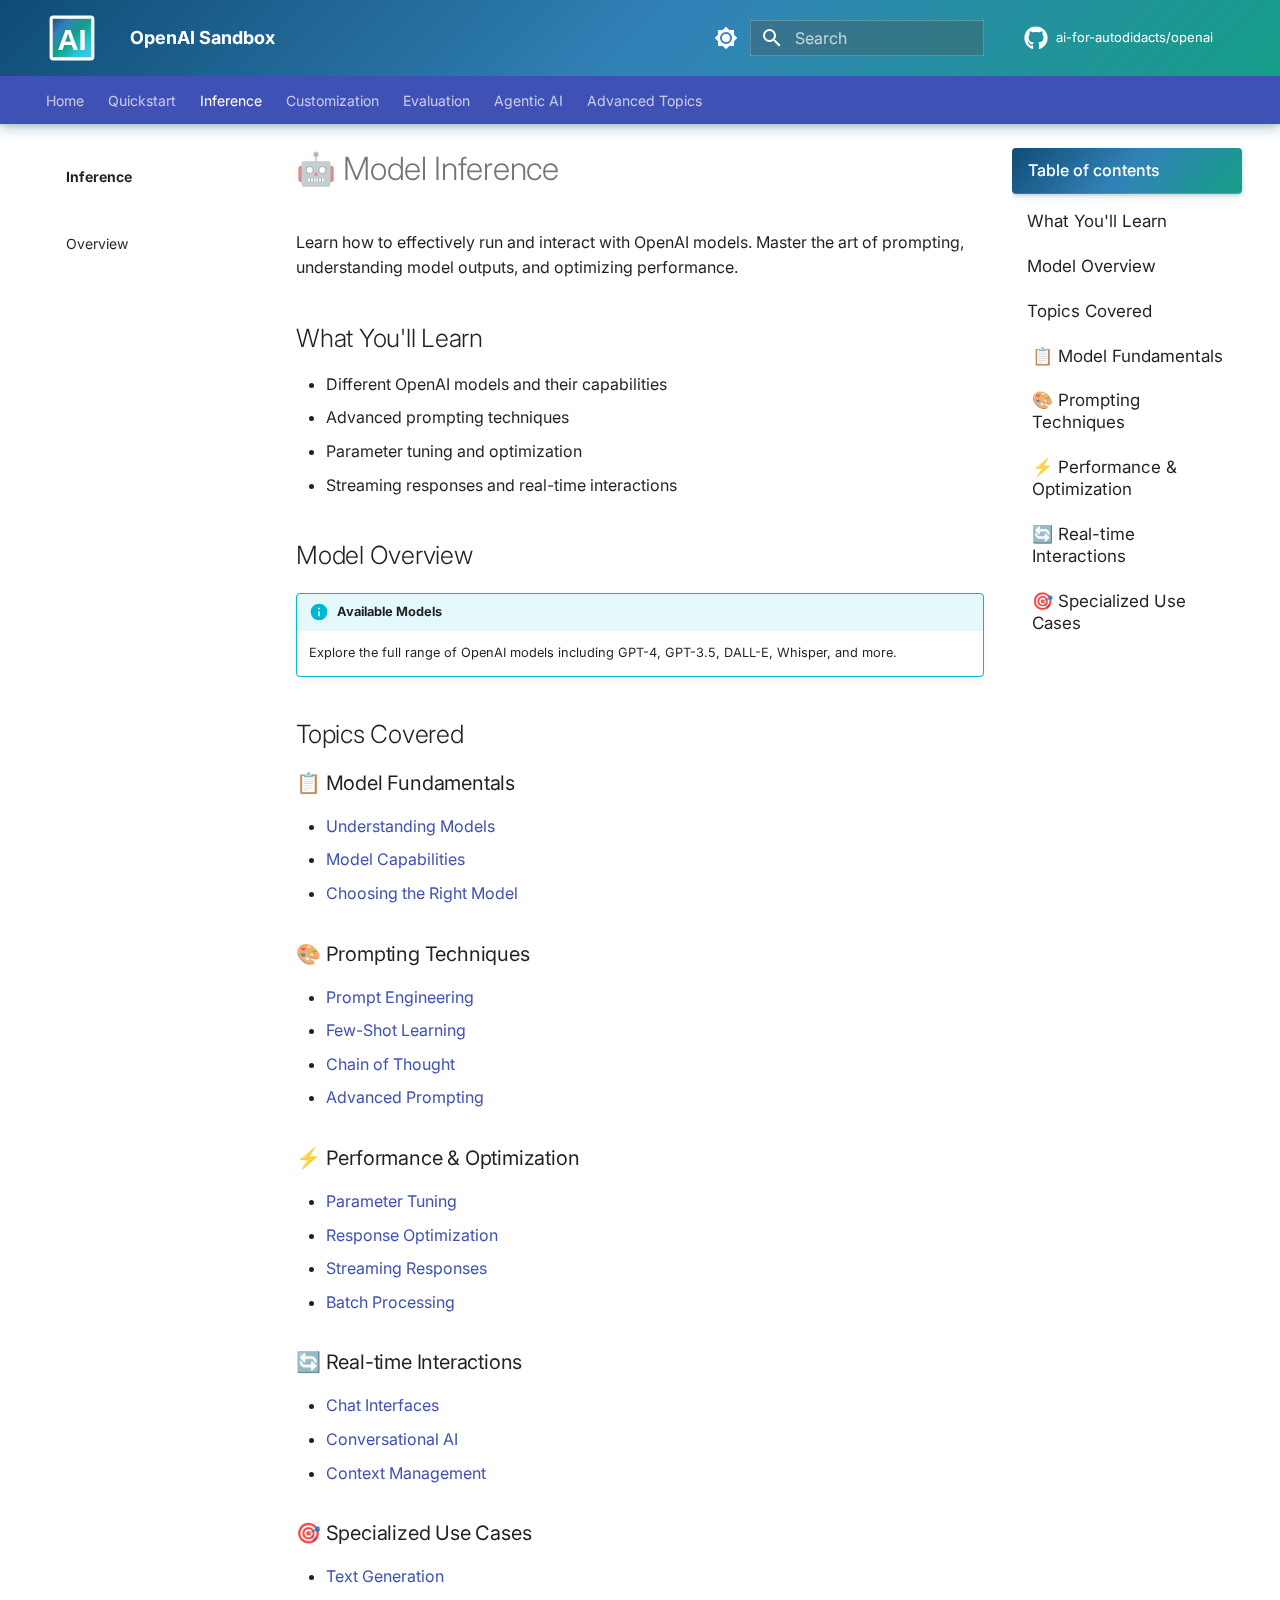
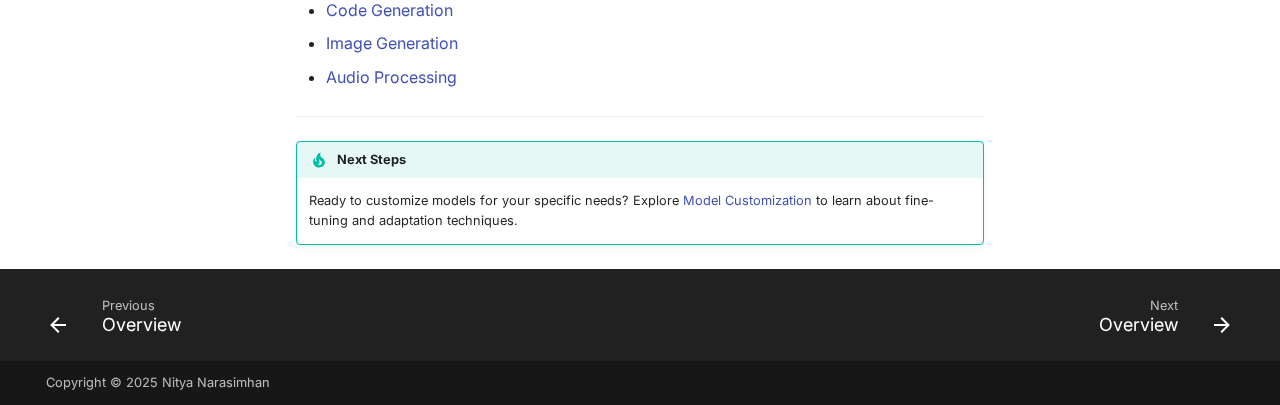
<file: 2-model-inference/index.html>
<!doctype html>
<html lang="en" class="no-js">
  <head>
    
      <meta charset="utf-8">
      <meta name="viewport" content="width=device-width,initial-scale=1">
      
        <meta name="description" content="Learn Open AI By Experimenting">
      
      
        <meta name="author" content="Nitya Narasimhan">
      
      
        <link rel="canonical" href="https://ai-for-autodidacts.github.io/openai/2-model-inference/">
      
      
        <link rel="prev" href="../1-quickstart/">
      
      
        <link rel="next" href="../3-model-customization/">
      
      
      <link rel="icon" href="../assets/images/favicon.png">
      <meta name="generator" content="mkdocs-1.6.1, mkdocs-material-9.6.18">
    
    
      
        <title>Overview - OpenAI Sandbox</title>
      
    
    
      <link rel="stylesheet" href="../assets/stylesheets/main.7e37652d.min.css">
      
        
        <link rel="stylesheet" href="../assets/stylesheets/palette.06af60db.min.css">
      
      


    
    
      
    
    
      
        
        
        <link rel="preconnect" href="https://fonts.gstatic.com" crossorigin>
        <link rel="stylesheet" href="https://fonts.googleapis.com/css?family=Inter:300,300i,400,400i,700,700i%7CJetBrains+Mono:400,400i,700,700i&display=fallback">
        <style>:root{--md-text-font:"Inter";--md-code-font:"JetBrains Mono"}</style>
      
    
    
      <link rel="stylesheet" href="../stylesheets/extra.css">
    
    <script>__md_scope=new URL("..",location),__md_hash=e=>[...e].reduce(((e,_)=>(e<<5)-e+_.charCodeAt(0)),0),__md_get=(e,_=localStorage,t=__md_scope)=>JSON.parse(_.getItem(t.pathname+"."+e)),__md_set=(e,_,t=localStorage,a=__md_scope)=>{try{t.setItem(a.pathname+"."+e,JSON.stringify(_))}catch(e){}}</script>
    
      

    
    
    
  </head>
  
  
    
    
      
    
    
    
    
    <body dir="ltr" data-md-color-scheme="default" data-md-color-primary="custom" data-md-color-accent="custom">
  
    
    <input class="md-toggle" data-md-toggle="drawer" type="checkbox" id="__drawer" autocomplete="off">
    <input class="md-toggle" data-md-toggle="search" type="checkbox" id="__search" autocomplete="off">
    <label class="md-overlay" for="__drawer"></label>
    <div data-md-component="skip">
      
        
        <a href="#model-inference" class="md-skip">
          Skip to content
        </a>
      
    </div>
    <div data-md-component="announce">
      
    </div>
    
    
      

  

<header class="md-header md-header--shadow md-header--lifted" data-md-component="header">
  <nav class="md-header__inner md-grid" aria-label="Header">
    <a href=".." title="OpenAI Sandbox" class="md-header__button md-logo" aria-label="OpenAI Sandbox" data-md-component="logo">
      
  <img src="../assets/logo.svg" alt="logo">

    </a>
    <label class="md-header__button md-icon" for="__drawer">
      
      <svg xmlns="http://www.w3.org/2000/svg" viewBox="0 0 24 24"><path d="M3 6h18v2H3zm0 5h18v2H3zm0 5h18v2H3z"/></svg>
    </label>
    <div class="md-header__title" data-md-component="header-title">
      <div class="md-header__ellipsis">
        <div class="md-header__topic">
          <span class="md-ellipsis">
            OpenAI Sandbox
          </span>
        </div>
        <div class="md-header__topic" data-md-component="header-topic">
          <span class="md-ellipsis">
            
              Overview
            
          </span>
        </div>
      </div>
    </div>
    
      
        <form class="md-header__option" data-md-component="palette">
  
    
    
    
    <input class="md-option" data-md-color-media="(prefers-color-scheme: light)" data-md-color-scheme="default" data-md-color-primary="custom" data-md-color-accent="custom"  aria-label="Switch to dark mode"  type="radio" name="__palette" id="__palette_0">
    
      <label class="md-header__button md-icon" title="Switch to dark mode" for="__palette_1" hidden>
        <svg xmlns="http://www.w3.org/2000/svg" viewBox="0 0 24 24"><path d="M12 8a4 4 0 0 0-4 4 4 4 0 0 0 4 4 4 4 0 0 0 4-4 4 4 0 0 0-4-4m0 10a6 6 0 0 1-6-6 6 6 0 0 1 6-6 6 6 0 0 1 6 6 6 6 0 0 1-6 6m8-9.31V4h-4.69L12 .69 8.69 4H4v4.69L.69 12 4 15.31V20h4.69L12 23.31 15.31 20H20v-4.69L23.31 12z"/></svg>
      </label>
    
  
    
    
    
    <input class="md-option" data-md-color-media="(prefers-color-scheme: dark)" data-md-color-scheme="slate" data-md-color-primary="custom" data-md-color-accent="custom"  aria-label="Switch to light mode"  type="radio" name="__palette" id="__palette_1">
    
      <label class="md-header__button md-icon" title="Switch to light mode" for="__palette_0" hidden>
        <svg xmlns="http://www.w3.org/2000/svg" viewBox="0 0 24 24"><path d="M12 18c-.89 0-1.74-.2-2.5-.55C11.56 16.5 13 14.42 13 12s-1.44-4.5-3.5-5.45C10.26 6.2 11.11 6 12 6a6 6 0 0 1 6 6 6 6 0 0 1-6 6m8-9.31V4h-4.69L12 .69 8.69 4H4v4.69L.69 12 4 15.31V20h4.69L12 23.31 15.31 20H20v-4.69L23.31 12z"/></svg>
      </label>
    
  
</form>
      
    
    
      <script>var palette=__md_get("__palette");if(palette&&palette.color){if("(prefers-color-scheme)"===palette.color.media){var media=matchMedia("(prefers-color-scheme: light)"),input=document.querySelector(media.matches?"[data-md-color-media='(prefers-color-scheme: light)']":"[data-md-color-media='(prefers-color-scheme: dark)']");palette.color.media=input.getAttribute("data-md-color-media"),palette.color.scheme=input.getAttribute("data-md-color-scheme"),palette.color.primary=input.getAttribute("data-md-color-primary"),palette.color.accent=input.getAttribute("data-md-color-accent")}for(var[key,value]of Object.entries(palette.color))document.body.setAttribute("data-md-color-"+key,value)}</script>
    
    
    
      
      
        <label class="md-header__button md-icon" for="__search">
          
          <svg xmlns="http://www.w3.org/2000/svg" viewBox="0 0 24 24"><path d="M9.5 3A6.5 6.5 0 0 1 16 9.5c0 1.61-.59 3.09-1.56 4.23l.27.27h.79l5 5-1.5 1.5-5-5v-.79l-.27-.27A6.52 6.52 0 0 1 9.5 16 6.5 6.5 0 0 1 3 9.5 6.5 6.5 0 0 1 9.5 3m0 2C7 5 5 7 5 9.5S7 14 9.5 14 14 12 14 9.5 12 5 9.5 5"/></svg>
        </label>
        <div class="md-search" data-md-component="search" role="dialog">
  <label class="md-search__overlay" for="__search"></label>
  <div class="md-search__inner" role="search">
    <form class="md-search__form" name="search">
      <input type="text" class="md-search__input" name="query" aria-label="Search" placeholder="Search" autocapitalize="off" autocorrect="off" autocomplete="off" spellcheck="false" data-md-component="search-query" required>
      <label class="md-search__icon md-icon" for="__search">
        
        <svg xmlns="http://www.w3.org/2000/svg" viewBox="0 0 24 24"><path d="M9.5 3A6.5 6.5 0 0 1 16 9.5c0 1.61-.59 3.09-1.56 4.23l.27.27h.79l5 5-1.5 1.5-5-5v-.79l-.27-.27A6.52 6.52 0 0 1 9.5 16 6.5 6.5 0 0 1 3 9.5 6.5 6.5 0 0 1 9.5 3m0 2C7 5 5 7 5 9.5S7 14 9.5 14 14 12 14 9.5 12 5 9.5 5"/></svg>
        
        <svg xmlns="http://www.w3.org/2000/svg" viewBox="0 0 24 24"><path d="M20 11v2H8l5.5 5.5-1.42 1.42L4.16 12l7.92-7.92L13.5 5.5 8 11z"/></svg>
      </label>
      <nav class="md-search__options" aria-label="Search">
        
          <a href="javascript:void(0)" class="md-search__icon md-icon" title="Share" aria-label="Share" data-clipboard data-clipboard-text="" data-md-component="search-share" tabindex="-1">
            
            <svg xmlns="http://www.w3.org/2000/svg" viewBox="0 0 24 24"><path d="M18 16.08c-.76 0-1.44.3-1.96.77L8.91 12.7c.05-.23.09-.46.09-.7s-.04-.47-.09-.7l7.05-4.11c.54.5 1.25.81 2.04.81a3 3 0 0 0 3-3 3 3 0 0 0-3-3 3 3 0 0 0-3 3c0 .24.04.47.09.7L8.04 9.81C7.5 9.31 6.79 9 6 9a3 3 0 0 0-3 3 3 3 0 0 0 3 3c.79 0 1.5-.31 2.04-.81l7.12 4.15c-.05.21-.08.43-.08.66 0 1.61 1.31 2.91 2.92 2.91s2.92-1.3 2.92-2.91A2.92 2.92 0 0 0 18 16.08"/></svg>
          </a>
        
        <button type="reset" class="md-search__icon md-icon" title="Clear" aria-label="Clear" tabindex="-1">
          
          <svg xmlns="http://www.w3.org/2000/svg" viewBox="0 0 24 24"><path d="M19 6.41 17.59 5 12 10.59 6.41 5 5 6.41 10.59 12 5 17.59 6.41 19 12 13.41 17.59 19 19 17.59 13.41 12z"/></svg>
        </button>
      </nav>
      
        <div class="md-search__suggest" data-md-component="search-suggest"></div>
      
    </form>
    <div class="md-search__output">
      <div class="md-search__scrollwrap" tabindex="0" data-md-scrollfix>
        <div class="md-search-result" data-md-component="search-result">
          <div class="md-search-result__meta">
            Initializing search
          </div>
          <ol class="md-search-result__list" role="presentation"></ol>
        </div>
      </div>
    </div>
  </div>
</div>
      
    
    
      <div class="md-header__source">
        <a href="https://github.com/ai-for-autodidacts/openai" title="Go to repository" class="md-source" data-md-component="source">
  <div class="md-source__icon md-icon">
    
    <svg xmlns="http://www.w3.org/2000/svg" viewBox="0 0 512 512"><!--! Font Awesome Free 7.0.0 by @fontawesome - https://fontawesome.com License - https://fontawesome.com/license/free (Icons: CC BY 4.0, Fonts: SIL OFL 1.1, Code: MIT License) Copyright 2025 Fonticons, Inc.--><path fill="currentColor" d="M173.9 397.4c0 2-2.3 3.6-5.2 3.6-3.3.3-5.6-1.3-5.6-3.6 0-2 2.3-3.6 5.2-3.6 3-.3 5.6 1.3 5.6 3.6m-31.1-4.5c-.7 2 1.3 4.3 4.3 4.9 2.6 1 5.6 0 6.2-2s-1.3-4.3-4.3-5.2c-2.6-.7-5.5.3-6.2 2.3m44.2-1.7c-2.9.7-4.9 2.6-4.6 4.9.3 2 2.9 3.3 5.9 2.6 2.9-.7 4.9-2.6 4.6-4.6-.3-1.9-3-3.2-5.9-2.9M252.8 8C114.1 8 8 113.3 8 252c0 110.9 69.8 205.8 169.5 239.2 12.8 2.3 17.3-5.6 17.3-12.1 0-6.2-.3-40.4-.3-61.4 0 0-70 15-84.7-29.8 0 0-11.4-29.1-27.8-36.6 0 0-22.9-15.7 1.6-15.4 0 0 24.9 2 38.6 25.8 21.9 38.6 58.6 27.5 72.9 20.9 2.3-16 8.8-27.1 16-33.7-55.9-6.2-112.3-14.3-112.3-110.5 0-27.5 7.6-41.3 23.6-58.9-2.6-6.5-11.1-33.3 2.6-67.9 20.9-6.5 69 27 69 27 20-5.6 41.5-8.5 62.8-8.5s42.8 2.9 62.8 8.5c0 0 48.1-33.6 69-27 13.7 34.7 5.2 61.4 2.6 67.9 16 17.7 25.8 31.5 25.8 58.9 0 96.5-58.9 104.2-114.8 110.5 9.2 7.9 17 22.9 17 46.4 0 33.7-.3 75.4-.3 83.6 0 6.5 4.6 14.4 17.3 12.1C436.2 457.8 504 362.9 504 252 504 113.3 391.5 8 252.8 8M105.2 352.9c-1.3 1-1 3.3.7 5.2 1.6 1.6 3.9 2.3 5.2 1 1.3-1 1-3.3-.7-5.2-1.6-1.6-3.9-2.3-5.2-1m-10.8-8.1c-.7 1.3.3 2.9 2.3 3.9 1.6 1 3.6.7 4.3-.7.7-1.3-.3-2.9-2.3-3.9-2-.6-3.6-.3-4.3.7m32.4 35.6c-1.6 1.3-1 4.3 1.3 6.2 2.3 2.3 5.2 2.6 6.5 1 1.3-1.3.7-4.3-1.3-6.2-2.2-2.3-5.2-2.6-6.5-1m-11.4-14.7c-1.6 1-1.6 3.6 0 5.9s4.3 3.3 5.6 2.3c1.6-1.3 1.6-3.9 0-6.2-1.4-2.3-4-3.3-5.6-2"/></svg>
  </div>
  <div class="md-source__repository">
    ai-for-autodidacts/openai
  </div>
</a>
      </div>
    
  </nav>
  
    
      
<nav class="md-tabs" aria-label="Tabs" data-md-component="tabs">
  <div class="md-grid">
    <ul class="md-tabs__list">
      
        
  
  
  
  
    <li class="md-tabs__item">
      <a href=".." class="md-tabs__link">
        
  
  
    
  
  Home

      </a>
    </li>
  

      
        
  
  
  
  
    
    
      <li class="md-tabs__item">
        <a href="../1-quickstart/" class="md-tabs__link">
          
  
  
  Quickstart

        </a>
      </li>
    
  

      
        
  
  
  
    
  
  
    
    
      <li class="md-tabs__item md-tabs__item--active">
        <a href="./" class="md-tabs__link">
          
  
  
  Inference

        </a>
      </li>
    
  

      
        
  
  
  
  
    
    
      <li class="md-tabs__item">
        <a href="../3-model-customization/" class="md-tabs__link">
          
  
  
  Customization

        </a>
      </li>
    
  

      
        
  
  
  
  
    
    
      <li class="md-tabs__item">
        <a href="../4-model-evaluation/" class="md-tabs__link">
          
  
  
  Evaluation

        </a>
      </li>
    
  

      
        
  
  
  
  
    
    
      <li class="md-tabs__item">
        <a href="../5-agentic-ai/" class="md-tabs__link">
          
  
  
  Agentic AI

        </a>
      </li>
    
  

      
        
  
  
  
  
    
    
      <li class="md-tabs__item">
        <a href="../6-advanced-topics/" class="md-tabs__link">
          
  
  
  Advanced Topics

        </a>
      </li>
    
  

      
    </ul>
  </div>
</nav>
    
  
</header>
    
    <div class="md-container" data-md-component="container">
      
      
        
      
      <main class="md-main" data-md-component="main">
        <div class="md-main__inner md-grid">
          
            
              
              <div class="md-sidebar md-sidebar--primary" data-md-component="sidebar" data-md-type="navigation" >
                <div class="md-sidebar__scrollwrap">
                  <div class="md-sidebar__inner">
                    


  


<nav class="md-nav md-nav--primary md-nav--lifted" aria-label="Navigation" data-md-level="0">
  <label class="md-nav__title" for="__drawer">
    <a href=".." title="OpenAI Sandbox" class="md-nav__button md-logo" aria-label="OpenAI Sandbox" data-md-component="logo">
      
  <img src="../assets/logo.svg" alt="logo">

    </a>
    OpenAI Sandbox
  </label>
  
    <div class="md-nav__source">
      <a href="https://github.com/ai-for-autodidacts/openai" title="Go to repository" class="md-source" data-md-component="source">
  <div class="md-source__icon md-icon">
    
    <svg xmlns="http://www.w3.org/2000/svg" viewBox="0 0 512 512"><!--! Font Awesome Free 7.0.0 by @fontawesome - https://fontawesome.com License - https://fontawesome.com/license/free (Icons: CC BY 4.0, Fonts: SIL OFL 1.1, Code: MIT License) Copyright 2025 Fonticons, Inc.--><path fill="currentColor" d="M173.9 397.4c0 2-2.3 3.6-5.2 3.6-3.3.3-5.6-1.3-5.6-3.6 0-2 2.3-3.6 5.2-3.6 3-.3 5.6 1.3 5.6 3.6m-31.1-4.5c-.7 2 1.3 4.3 4.3 4.9 2.6 1 5.6 0 6.2-2s-1.3-4.3-4.3-5.2c-2.6-.7-5.5.3-6.2 2.3m44.2-1.7c-2.9.7-4.9 2.6-4.6 4.9.3 2 2.9 3.3 5.9 2.6 2.9-.7 4.9-2.6 4.6-4.6-.3-1.9-3-3.2-5.9-2.9M252.8 8C114.1 8 8 113.3 8 252c0 110.9 69.8 205.8 169.5 239.2 12.8 2.3 17.3-5.6 17.3-12.1 0-6.2-.3-40.4-.3-61.4 0 0-70 15-84.7-29.8 0 0-11.4-29.1-27.8-36.6 0 0-22.9-15.7 1.6-15.4 0 0 24.9 2 38.6 25.8 21.9 38.6 58.6 27.5 72.9 20.9 2.3-16 8.8-27.1 16-33.7-55.9-6.2-112.3-14.3-112.3-110.5 0-27.5 7.6-41.3 23.6-58.9-2.6-6.5-11.1-33.3 2.6-67.9 20.9-6.5 69 27 69 27 20-5.6 41.5-8.5 62.8-8.5s42.8 2.9 62.8 8.5c0 0 48.1-33.6 69-27 13.7 34.7 5.2 61.4 2.6 67.9 16 17.7 25.8 31.5 25.8 58.9 0 96.5-58.9 104.2-114.8 110.5 9.2 7.9 17 22.9 17 46.4 0 33.7-.3 75.4-.3 83.6 0 6.5 4.6 14.4 17.3 12.1C436.2 457.8 504 362.9 504 252 504 113.3 391.5 8 252.8 8M105.2 352.9c-1.3 1-1 3.3.7 5.2 1.6 1.6 3.9 2.3 5.2 1 1.3-1 1-3.3-.7-5.2-1.6-1.6-3.9-2.3-5.2-1m-10.8-8.1c-.7 1.3.3 2.9 2.3 3.9 1.6 1 3.6.7 4.3-.7.7-1.3-.3-2.9-2.3-3.9-2-.6-3.6-.3-4.3.7m32.4 35.6c-1.6 1.3-1 4.3 1.3 6.2 2.3 2.3 5.2 2.6 6.5 1 1.3-1.3.7-4.3-1.3-6.2-2.2-2.3-5.2-2.6-6.5-1m-11.4-14.7c-1.6 1-1.6 3.6 0 5.9s4.3 3.3 5.6 2.3c1.6-1.3 1.6-3.9 0-6.2-1.4-2.3-4-3.3-5.6-2"/></svg>
  </div>
  <div class="md-source__repository">
    ai-for-autodidacts/openai
  </div>
</a>
    </div>
  
  <ul class="md-nav__list" data-md-scrollfix>
    
      
      
  
  
  
  
    <li class="md-nav__item">
      <a href=".." class="md-nav__link">
        
  
  
  <span class="md-ellipsis">
    Home
    
  </span>
  

      </a>
    </li>
  

    
      
      
  
  
  
  
    
    
    
    
      
      
        
      
    
    
    <li class="md-nav__item md-nav__item--nested">
      
        
        
          
        
        <input class="md-nav__toggle md-toggle md-toggle--indeterminate" type="checkbox" id="__nav_2" >
        
          
          <label class="md-nav__link" for="__nav_2" id="__nav_2_label" tabindex="0">
            
  
  
  <span class="md-ellipsis">
    Quickstart
    
  </span>
  

            <span class="md-nav__icon md-icon"></span>
          </label>
        
        <nav class="md-nav" data-md-level="1" aria-labelledby="__nav_2_label" aria-expanded="false">
          <label class="md-nav__title" for="__nav_2">
            <span class="md-nav__icon md-icon"></span>
            Quickstart
          </label>
          <ul class="md-nav__list" data-md-scrollfix>
            
              
                
  
  
  
  
    <li class="md-nav__item">
      <a href="../1-quickstart/" class="md-nav__link">
        
  
  
  <span class="md-ellipsis">
    Overview
    
  </span>
  

      </a>
    </li>
  

              
            
          </ul>
        </nav>
      
    </li>
  

    
      
      
  
  
    
  
  
  
    
    
    
    
      
        
        
      
      
        
      
    
    
    <li class="md-nav__item md-nav__item--active md-nav__item--section md-nav__item--nested">
      
        
        
        <input class="md-nav__toggle md-toggle " type="checkbox" id="__nav_3" checked>
        
          
          <label class="md-nav__link" for="__nav_3" id="__nav_3_label" tabindex="">
            
  
  
  <span class="md-ellipsis">
    Inference
    
  </span>
  

            <span class="md-nav__icon md-icon"></span>
          </label>
        
        <nav class="md-nav" data-md-level="1" aria-labelledby="__nav_3_label" aria-expanded="true">
          <label class="md-nav__title" for="__nav_3">
            <span class="md-nav__icon md-icon"></span>
            Inference
          </label>
          <ul class="md-nav__list" data-md-scrollfix>
            
              
                
  
  
    
  
  
  
    <li class="md-nav__item md-nav__item--active">
      
      <input class="md-nav__toggle md-toggle" type="checkbox" id="__toc">
      
      
        
      
      
        <label class="md-nav__link md-nav__link--active" for="__toc">
          
  
  
  <span class="md-ellipsis">
    Overview
    
  </span>
  

          <span class="md-nav__icon md-icon"></span>
        </label>
      
      <a href="./" class="md-nav__link md-nav__link--active">
        
  
  
  <span class="md-ellipsis">
    Overview
    
  </span>
  

      </a>
      
        

<nav class="md-nav md-nav--secondary" aria-label="Table of contents">
  
  
  
    
  
  
    <label class="md-nav__title" for="__toc">
      <span class="md-nav__icon md-icon"></span>
      Table of contents
    </label>
    <ul class="md-nav__list" data-md-component="toc" data-md-scrollfix>
      
        <li class="md-nav__item">
  <a href="#what-youll-learn" class="md-nav__link">
    <span class="md-ellipsis">
      What You'll Learn
    </span>
  </a>
  
</li>
      
        <li class="md-nav__item">
  <a href="#model-overview" class="md-nav__link">
    <span class="md-ellipsis">
      Model Overview
    </span>
  </a>
  
</li>
      
        <li class="md-nav__item">
  <a href="#topics-covered" class="md-nav__link">
    <span class="md-ellipsis">
      Topics Covered
    </span>
  </a>
  
    <nav class="md-nav" aria-label="Topics Covered">
      <ul class="md-nav__list">
        
          <li class="md-nav__item">
  <a href="#model-fundamentals" class="md-nav__link">
    <span class="md-ellipsis">
      📋 Model Fundamentals
    </span>
  </a>
  
</li>
        
          <li class="md-nav__item">
  <a href="#prompting-techniques" class="md-nav__link">
    <span class="md-ellipsis">
      🎨 Prompting Techniques
    </span>
  </a>
  
</li>
        
          <li class="md-nav__item">
  <a href="#performance-optimization" class="md-nav__link">
    <span class="md-ellipsis">
      ⚡ Performance &amp; Optimization
    </span>
  </a>
  
</li>
        
          <li class="md-nav__item">
  <a href="#real-time-interactions" class="md-nav__link">
    <span class="md-ellipsis">
      🔄 Real-time Interactions
    </span>
  </a>
  
</li>
        
          <li class="md-nav__item">
  <a href="#specialized-use-cases" class="md-nav__link">
    <span class="md-ellipsis">
      🎯 Specialized Use Cases
    </span>
  </a>
  
</li>
        
      </ul>
    </nav>
  
</li>
      
    </ul>
  
</nav>
      
    </li>
  

              
            
          </ul>
        </nav>
      
    </li>
  

    
      
      
  
  
  
  
    
    
    
    
      
      
        
      
    
    
    <li class="md-nav__item md-nav__item--nested">
      
        
        
          
        
        <input class="md-nav__toggle md-toggle md-toggle--indeterminate" type="checkbox" id="__nav_4" >
        
          
          <label class="md-nav__link" for="__nav_4" id="__nav_4_label" tabindex="0">
            
  
  
  <span class="md-ellipsis">
    Customization
    
  </span>
  

            <span class="md-nav__icon md-icon"></span>
          </label>
        
        <nav class="md-nav" data-md-level="1" aria-labelledby="__nav_4_label" aria-expanded="false">
          <label class="md-nav__title" for="__nav_4">
            <span class="md-nav__icon md-icon"></span>
            Customization
          </label>
          <ul class="md-nav__list" data-md-scrollfix>
            
              
                
  
  
  
  
    <li class="md-nav__item">
      <a href="../3-model-customization/" class="md-nav__link">
        
  
  
  <span class="md-ellipsis">
    Overview
    
  </span>
  

      </a>
    </li>
  

              
            
          </ul>
        </nav>
      
    </li>
  

    
      
      
  
  
  
  
    
    
    
    
      
      
        
      
    
    
    <li class="md-nav__item md-nav__item--nested">
      
        
        
          
        
        <input class="md-nav__toggle md-toggle md-toggle--indeterminate" type="checkbox" id="__nav_5" >
        
          
          <label class="md-nav__link" for="__nav_5" id="__nav_5_label" tabindex="0">
            
  
  
  <span class="md-ellipsis">
    Evaluation
    
  </span>
  

            <span class="md-nav__icon md-icon"></span>
          </label>
        
        <nav class="md-nav" data-md-level="1" aria-labelledby="__nav_5_label" aria-expanded="false">
          <label class="md-nav__title" for="__nav_5">
            <span class="md-nav__icon md-icon"></span>
            Evaluation
          </label>
          <ul class="md-nav__list" data-md-scrollfix>
            
              
                
  
  
  
  
    <li class="md-nav__item">
      <a href="../4-model-evaluation/" class="md-nav__link">
        
  
  
  <span class="md-ellipsis">
    Overview
    
  </span>
  

      </a>
    </li>
  

              
            
          </ul>
        </nav>
      
    </li>
  

    
      
      
  
  
  
  
    
    
    
    
      
      
        
      
    
    
    <li class="md-nav__item md-nav__item--nested">
      
        
        
          
        
        <input class="md-nav__toggle md-toggle md-toggle--indeterminate" type="checkbox" id="__nav_6" >
        
          
          <label class="md-nav__link" for="__nav_6" id="__nav_6_label" tabindex="0">
            
  
  
  <span class="md-ellipsis">
    Agentic AI
    
  </span>
  

            <span class="md-nav__icon md-icon"></span>
          </label>
        
        <nav class="md-nav" data-md-level="1" aria-labelledby="__nav_6_label" aria-expanded="false">
          <label class="md-nav__title" for="__nav_6">
            <span class="md-nav__icon md-icon"></span>
            Agentic AI
          </label>
          <ul class="md-nav__list" data-md-scrollfix>
            
              
                
  
  
  
  
    <li class="md-nav__item">
      <a href="../5-agentic-ai/" class="md-nav__link">
        
  
  
  <span class="md-ellipsis">
    Overview
    
  </span>
  

      </a>
    </li>
  

              
            
          </ul>
        </nav>
      
    </li>
  

    
      
      
  
  
  
  
    
    
    
    
      
      
        
      
    
    
    <li class="md-nav__item md-nav__item--nested">
      
        
        
          
        
        <input class="md-nav__toggle md-toggle md-toggle--indeterminate" type="checkbox" id="__nav_7" >
        
          
          <label class="md-nav__link" for="__nav_7" id="__nav_7_label" tabindex="0">
            
  
  
  <span class="md-ellipsis">
    Advanced Topics
    
  </span>
  

            <span class="md-nav__icon md-icon"></span>
          </label>
        
        <nav class="md-nav" data-md-level="1" aria-labelledby="__nav_7_label" aria-expanded="false">
          <label class="md-nav__title" for="__nav_7">
            <span class="md-nav__icon md-icon"></span>
            Advanced Topics
          </label>
          <ul class="md-nav__list" data-md-scrollfix>
            
              
                
  
  
  
  
    <li class="md-nav__item">
      <a href="../6-advanced-topics/" class="md-nav__link">
        
  
  
  <span class="md-ellipsis">
    Overview
    
  </span>
  

      </a>
    </li>
  

              
            
          </ul>
        </nav>
      
    </li>
  

    
  </ul>
</nav>
                  </div>
                </div>
              </div>
            
            
              
              <div class="md-sidebar md-sidebar--secondary" data-md-component="sidebar" data-md-type="toc" >
                <div class="md-sidebar__scrollwrap">
                  <div class="md-sidebar__inner">
                    

<nav class="md-nav md-nav--secondary" aria-label="Table of contents">
  
  
  
    
  
  
    <label class="md-nav__title" for="__toc">
      <span class="md-nav__icon md-icon"></span>
      Table of contents
    </label>
    <ul class="md-nav__list" data-md-component="toc" data-md-scrollfix>
      
        <li class="md-nav__item">
  <a href="#what-youll-learn" class="md-nav__link">
    <span class="md-ellipsis">
      What You'll Learn
    </span>
  </a>
  
</li>
      
        <li class="md-nav__item">
  <a href="#model-overview" class="md-nav__link">
    <span class="md-ellipsis">
      Model Overview
    </span>
  </a>
  
</li>
      
        <li class="md-nav__item">
  <a href="#topics-covered" class="md-nav__link">
    <span class="md-ellipsis">
      Topics Covered
    </span>
  </a>
  
    <nav class="md-nav" aria-label="Topics Covered">
      <ul class="md-nav__list">
        
          <li class="md-nav__item">
  <a href="#model-fundamentals" class="md-nav__link">
    <span class="md-ellipsis">
      📋 Model Fundamentals
    </span>
  </a>
  
</li>
        
          <li class="md-nav__item">
  <a href="#prompting-techniques" class="md-nav__link">
    <span class="md-ellipsis">
      🎨 Prompting Techniques
    </span>
  </a>
  
</li>
        
          <li class="md-nav__item">
  <a href="#performance-optimization" class="md-nav__link">
    <span class="md-ellipsis">
      ⚡ Performance &amp; Optimization
    </span>
  </a>
  
</li>
        
          <li class="md-nav__item">
  <a href="#real-time-interactions" class="md-nav__link">
    <span class="md-ellipsis">
      🔄 Real-time Interactions
    </span>
  </a>
  
</li>
        
          <li class="md-nav__item">
  <a href="#specialized-use-cases" class="md-nav__link">
    <span class="md-ellipsis">
      🎯 Specialized Use Cases
    </span>
  </a>
  
</li>
        
      </ul>
    </nav>
  
</li>
      
    </ul>
  
</nav>
                  </div>
                </div>
              </div>
            
          
          
            <div class="md-content" data-md-component="content">
              <article class="md-content__inner md-typeset">
                
                  


  
  


<h1 id="model-inference">🤖 Model Inference<a class="headerlink" href="#model-inference" title="Permanent link">&para;</a></h1>
<p>Learn how to effectively run and interact with OpenAI models. Master the art of prompting, understanding model outputs, and optimizing performance.</p>
<h2 id="what-youll-learn">What You'll Learn<a class="headerlink" href="#what-youll-learn" title="Permanent link">&para;</a></h2>
<ul>
<li>Different OpenAI models and their capabilities</li>
<li>Advanced prompting techniques</li>
<li>Parameter tuning and optimization</li>
<li>Streaming responses and real-time interactions</li>
</ul>
<h2 id="model-overview">Model Overview<a class="headerlink" href="#model-overview" title="Permanent link">&para;</a></h2>
<div class="admonition info">
<p class="admonition-title">Available Models</p>
<p>Explore the full range of OpenAI models including GPT-4, GPT-3.5, DALL-E, Whisper, and more.</p>
</div>
<h2 id="topics-covered">Topics Covered<a class="headerlink" href="#topics-covered" title="Permanent link">&para;</a></h2>
<h3 id="model-fundamentals">📋 Model Fundamentals<a class="headerlink" href="#model-fundamentals" title="Permanent link">&para;</a></h3>
<ul>
<li><a href="models-overview.md">Understanding Models</a></li>
<li><a href="capabilities.md">Model Capabilities</a></li>
<li><a href="model-selection.md">Choosing the Right Model</a></li>
</ul>
<h3 id="prompting-techniques">🎨 Prompting Techniques<a class="headerlink" href="#prompting-techniques" title="Permanent link">&para;</a></h3>
<ul>
<li><a href="prompt-engineering.md">Prompt Engineering</a></li>
<li><a href="few-shot.md">Few-Shot Learning</a></li>
<li><a href="chain-of-thought.md">Chain of Thought</a></li>
<li><a href="advanced-prompting.md">Advanced Prompting</a></li>
</ul>
<h3 id="performance-optimization">⚡ Performance &amp; Optimization<a class="headerlink" href="#performance-optimization" title="Permanent link">&para;</a></h3>
<ul>
<li><a href="parameters.md">Parameter Tuning</a></li>
<li><a href="optimization.md">Response Optimization</a></li>
<li><a href="streaming.md">Streaming Responses</a></li>
<li><a href="batch-processing.md">Batch Processing</a></li>
</ul>
<h3 id="real-time-interactions">🔄 Real-time Interactions<a class="headerlink" href="#real-time-interactions" title="Permanent link">&para;</a></h3>
<ul>
<li><a href="chat-interfaces.md">Chat Interfaces</a></li>
<li><a href="conversational-ai.md">Conversational AI</a></li>
<li><a href="context-management.md">Context Management</a></li>
</ul>
<h3 id="specialized-use-cases">🎯 Specialized Use Cases<a class="headerlink" href="#specialized-use-cases" title="Permanent link">&para;</a></h3>
<ul>
<li><a href="text-generation.md">Text Generation</a></li>
<li><a href="code-generation.md">Code Generation</a></li>
<li><a href="image-generation.md">Image Generation</a></li>
<li><a href="audio-processing.md">Audio Processing</a></li>
</ul>
<hr />
<div class="admonition tip">
<p class="admonition-title">Next Steps</p>
<p>Ready to customize models for your specific needs? Explore <a href="../3-model-customization/">Model Customization</a> to learn about fine-tuning and adaptation techniques.</p>
</div>












                
              </article>
            </div>
          
          
  <script>var tabs=__md_get("__tabs");if(Array.isArray(tabs))e:for(var set of document.querySelectorAll(".tabbed-set")){var labels=set.querySelector(".tabbed-labels");for(var tab of tabs)for(var label of labels.getElementsByTagName("label"))if(label.innerText.trim()===tab){var input=document.getElementById(label.htmlFor);input.checked=!0;continue e}}</script>

<script>var target=document.getElementById(location.hash.slice(1));target&&target.name&&(target.checked=target.name.startsWith("__tabbed_"))</script>
        </div>
        
          <button type="button" class="md-top md-icon" data-md-component="top" hidden>
  
  <svg xmlns="http://www.w3.org/2000/svg" viewBox="0 0 24 24"><path d="M13 20h-2V8l-5.5 5.5-1.42-1.42L12 4.16l7.92 7.92-1.42 1.42L13 8z"/></svg>
  Back to top
</button>
        
      </main>
      
        <footer class="md-footer">
  
    
      
      <nav class="md-footer__inner md-grid" aria-label="Footer" >
        
          
          <a href="../1-quickstart/" class="md-footer__link md-footer__link--prev" aria-label="Previous: Overview">
            <div class="md-footer__button md-icon">
              
              <svg xmlns="http://www.w3.org/2000/svg" viewBox="0 0 24 24"><path d="M20 11v2H8l5.5 5.5-1.42 1.42L4.16 12l7.92-7.92L13.5 5.5 8 11z"/></svg>
            </div>
            <div class="md-footer__title">
              <span class="md-footer__direction">
                Previous
              </span>
              <div class="md-ellipsis">
                Overview
              </div>
            </div>
          </a>
        
        
          
          <a href="../3-model-customization/" class="md-footer__link md-footer__link--next" aria-label="Next: Overview">
            <div class="md-footer__title">
              <span class="md-footer__direction">
                Next
              </span>
              <div class="md-ellipsis">
                Overview
              </div>
            </div>
            <div class="md-footer__button md-icon">
              
              <svg xmlns="http://www.w3.org/2000/svg" viewBox="0 0 24 24"><path d="M4 11v2h12l-5.5 5.5 1.42 1.42L19.84 12l-7.92-7.92L10.5 5.5 16 11z"/></svg>
            </div>
          </a>
        
      </nav>
    
  
  <div class="md-footer-meta md-typeset">
    <div class="md-footer-meta__inner md-grid">
      <div class="md-copyright">
  
    <div class="md-copyright__highlight">
      Copyright &copy; 2025 Nitya Narasimhan
    </div>
  
  
</div>
      
    </div>
  </div>
</footer>
      
    </div>
    <div class="md-dialog" data-md-component="dialog">
      <div class="md-dialog__inner md-typeset"></div>
    </div>
    
    
    
      
      <script id="__config" type="application/json">{"base": "..", "features": ["navigation.instant", "navigation.instant.prefetch", "navigation.tabs", "navigation.tabs.sticky", "navigation.sections", "navigation.expand", "navigation.path", "navigation.top", "navigation.footer", "search.suggest", "search.highlight", "search.share", "header.autohide", "content.tabs.link", "content.code.annotation", "content.code.copy", "content.code.select", "content.tooltips", "announce.dismiss"], "search": "../assets/javascripts/workers/search.973d3a69.min.js", "tags": null, "translations": {"clipboard.copied": "Copied to clipboard", "clipboard.copy": "Copy to clipboard", "search.result.more.one": "1 more on this page", "search.result.more.other": "# more on this page", "search.result.none": "No matching documents", "search.result.one": "1 matching document", "search.result.other": "# matching documents", "search.result.placeholder": "Type to start searching", "search.result.term.missing": "Missing", "select.version": "Select version"}, "version": null}</script>
    
    
      <script src="../assets/javascripts/bundle.92b07e13.min.js"></script>
      
        <script src="../javascripts/extra.js"></script>
      
    
  </body>
</html>
</file>
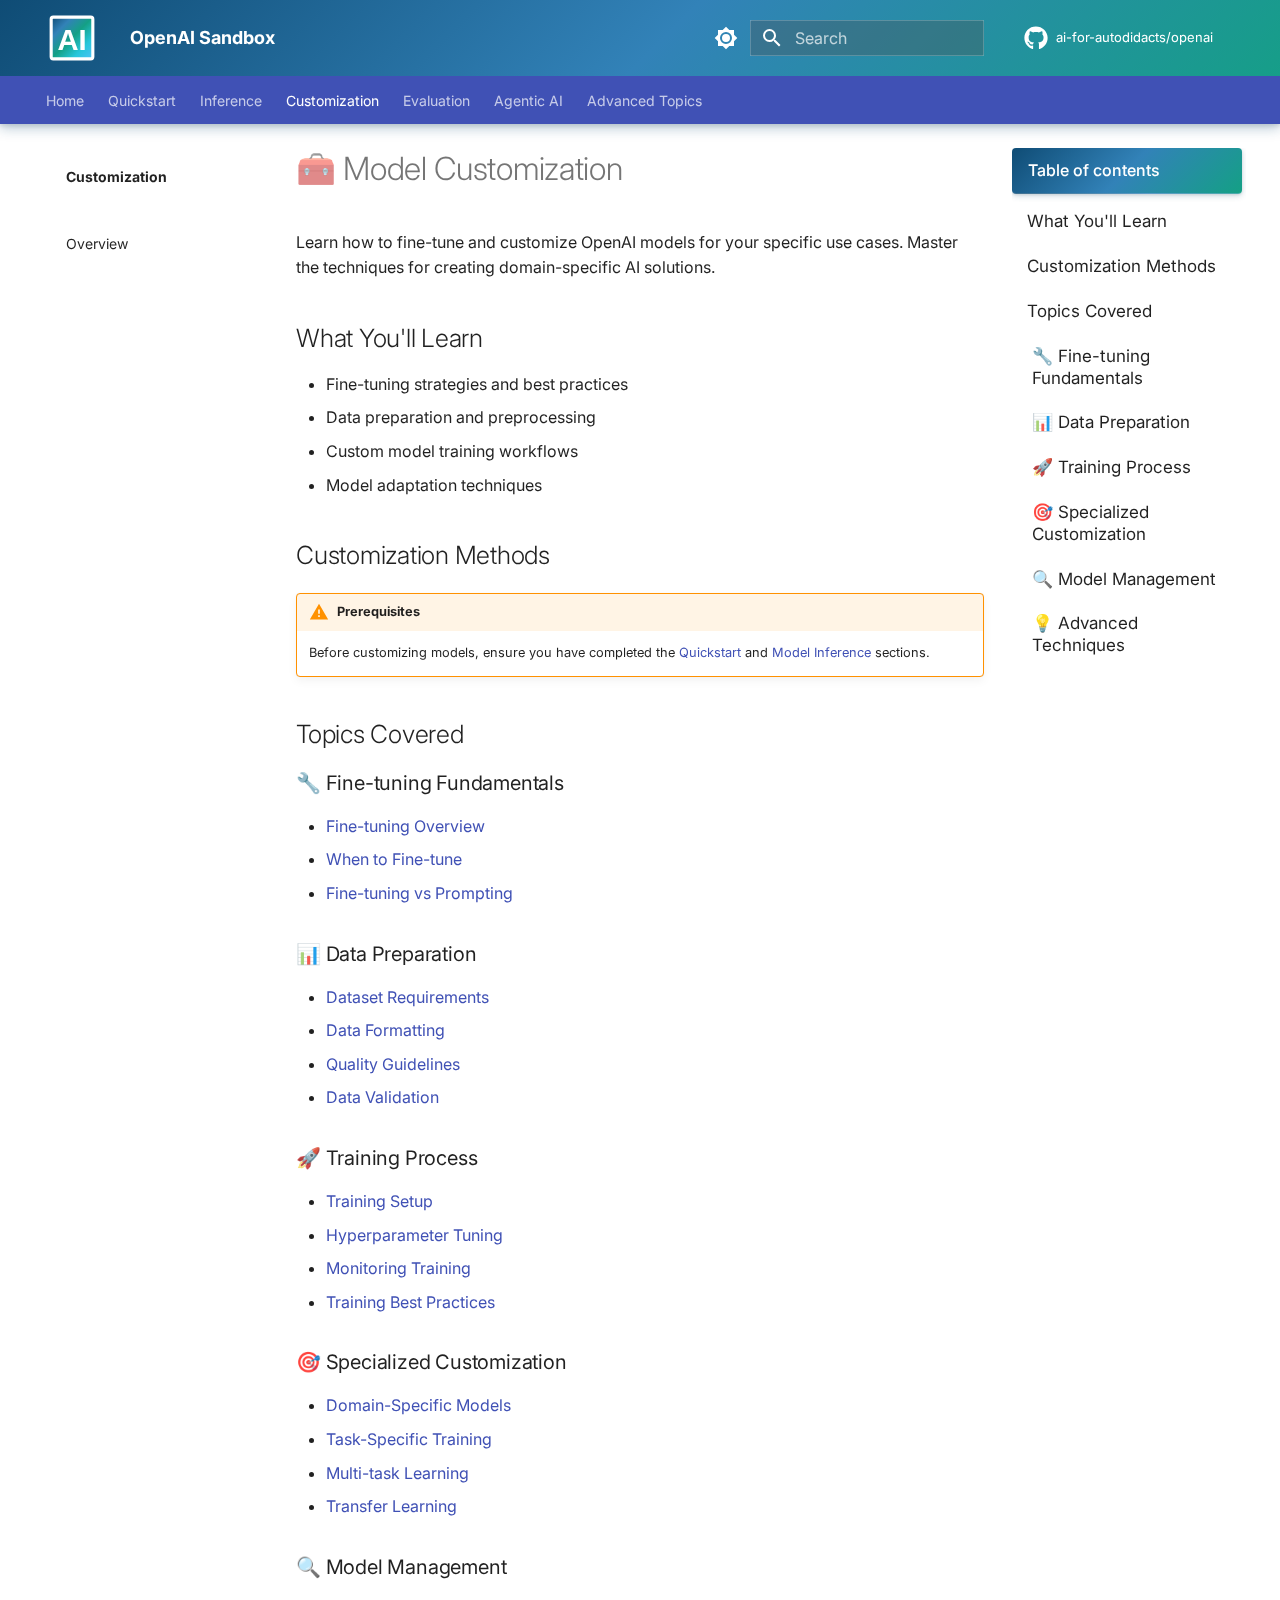
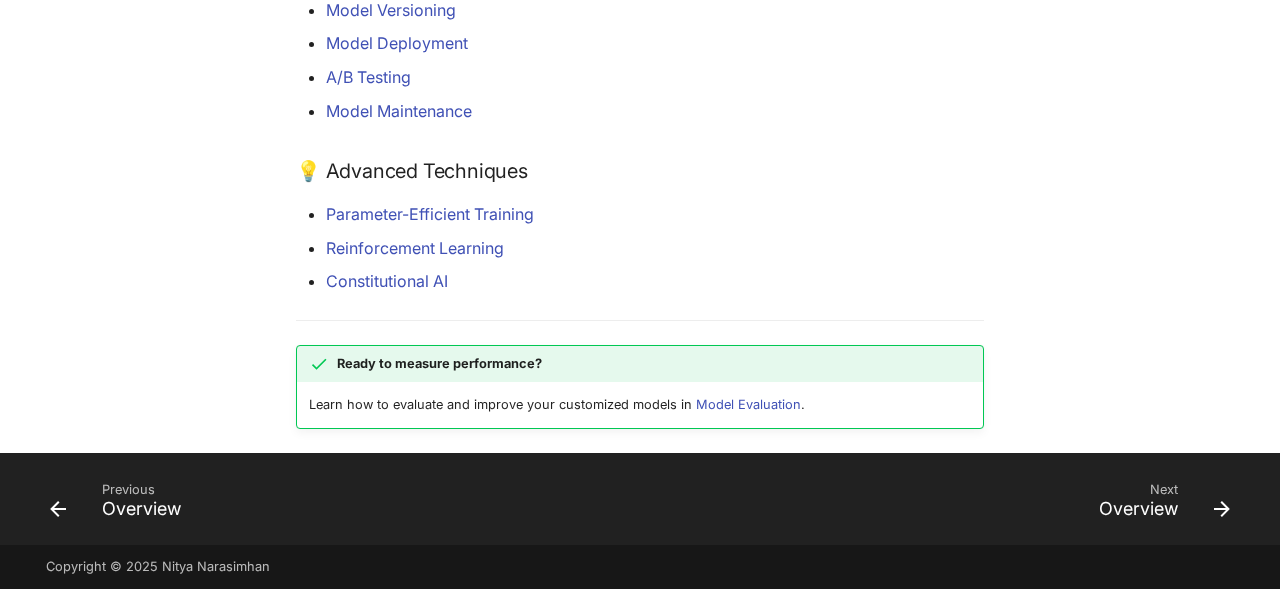
<file: 3-model-customization/index.html>
<!doctype html>
<html lang="en" class="no-js">
  <head>
    
      <meta charset="utf-8">
      <meta name="viewport" content="width=device-width,initial-scale=1">
      
        <meta name="description" content="Learn Open AI By Experimenting">
      
      
        <meta name="author" content="Nitya Narasimhan">
      
      
        <link rel="canonical" href="https://ai-for-autodidacts.github.io/openai/3-model-customization/">
      
      
        <link rel="prev" href="../2-model-inference/">
      
      
        <link rel="next" href="../4-model-evaluation/">
      
      
      <link rel="icon" href="../assets/images/favicon.png">
      <meta name="generator" content="mkdocs-1.6.1, mkdocs-material-9.6.18">
    
    
      
        <title>Overview - OpenAI Sandbox</title>
      
    
    
      <link rel="stylesheet" href="../assets/stylesheets/main.7e37652d.min.css">
      
        
        <link rel="stylesheet" href="../assets/stylesheets/palette.06af60db.min.css">
      
      


    
    
      
    
    
      
        
        
        <link rel="preconnect" href="https://fonts.gstatic.com" crossorigin>
        <link rel="stylesheet" href="https://fonts.googleapis.com/css?family=Inter:300,300i,400,400i,700,700i%7CJetBrains+Mono:400,400i,700,700i&display=fallback">
        <style>:root{--md-text-font:"Inter";--md-code-font:"JetBrains Mono"}</style>
      
    
    
      <link rel="stylesheet" href="../stylesheets/extra.css">
    
    <script>__md_scope=new URL("..",location),__md_hash=e=>[...e].reduce(((e,_)=>(e<<5)-e+_.charCodeAt(0)),0),__md_get=(e,_=localStorage,t=__md_scope)=>JSON.parse(_.getItem(t.pathname+"."+e)),__md_set=(e,_,t=localStorage,a=__md_scope)=>{try{t.setItem(a.pathname+"."+e,JSON.stringify(_))}catch(e){}}</script>
    
      

    
    
    
  </head>
  
  
    
    
      
    
    
    
    
    <body dir="ltr" data-md-color-scheme="default" data-md-color-primary="custom" data-md-color-accent="custom">
  
    
    <input class="md-toggle" data-md-toggle="drawer" type="checkbox" id="__drawer" autocomplete="off">
    <input class="md-toggle" data-md-toggle="search" type="checkbox" id="__search" autocomplete="off">
    <label class="md-overlay" for="__drawer"></label>
    <div data-md-component="skip">
      
        
        <a href="#model-customization" class="md-skip">
          Skip to content
        </a>
      
    </div>
    <div data-md-component="announce">
      
    </div>
    
    
      

  

<header class="md-header md-header--shadow md-header--lifted" data-md-component="header">
  <nav class="md-header__inner md-grid" aria-label="Header">
    <a href=".." title="OpenAI Sandbox" class="md-header__button md-logo" aria-label="OpenAI Sandbox" data-md-component="logo">
      
  <img src="../assets/logo.svg" alt="logo">

    </a>
    <label class="md-header__button md-icon" for="__drawer">
      
      <svg xmlns="http://www.w3.org/2000/svg" viewBox="0 0 24 24"><path d="M3 6h18v2H3zm0 5h18v2H3zm0 5h18v2H3z"/></svg>
    </label>
    <div class="md-header__title" data-md-component="header-title">
      <div class="md-header__ellipsis">
        <div class="md-header__topic">
          <span class="md-ellipsis">
            OpenAI Sandbox
          </span>
        </div>
        <div class="md-header__topic" data-md-component="header-topic">
          <span class="md-ellipsis">
            
              Overview
            
          </span>
        </div>
      </div>
    </div>
    
      
        <form class="md-header__option" data-md-component="palette">
  
    
    
    
    <input class="md-option" data-md-color-media="(prefers-color-scheme: light)" data-md-color-scheme="default" data-md-color-primary="custom" data-md-color-accent="custom"  aria-label="Switch to dark mode"  type="radio" name="__palette" id="__palette_0">
    
      <label class="md-header__button md-icon" title="Switch to dark mode" for="__palette_1" hidden>
        <svg xmlns="http://www.w3.org/2000/svg" viewBox="0 0 24 24"><path d="M12 8a4 4 0 0 0-4 4 4 4 0 0 0 4 4 4 4 0 0 0 4-4 4 4 0 0 0-4-4m0 10a6 6 0 0 1-6-6 6 6 0 0 1 6-6 6 6 0 0 1 6 6 6 6 0 0 1-6 6m8-9.31V4h-4.69L12 .69 8.69 4H4v4.69L.69 12 4 15.31V20h4.69L12 23.31 15.31 20H20v-4.69L23.31 12z"/></svg>
      </label>
    
  
    
    
    
    <input class="md-option" data-md-color-media="(prefers-color-scheme: dark)" data-md-color-scheme="slate" data-md-color-primary="custom" data-md-color-accent="custom"  aria-label="Switch to light mode"  type="radio" name="__palette" id="__palette_1">
    
      <label class="md-header__button md-icon" title="Switch to light mode" for="__palette_0" hidden>
        <svg xmlns="http://www.w3.org/2000/svg" viewBox="0 0 24 24"><path d="M12 18c-.89 0-1.74-.2-2.5-.55C11.56 16.5 13 14.42 13 12s-1.44-4.5-3.5-5.45C10.26 6.2 11.11 6 12 6a6 6 0 0 1 6 6 6 6 0 0 1-6 6m8-9.31V4h-4.69L12 .69 8.69 4H4v4.69L.69 12 4 15.31V20h4.69L12 23.31 15.31 20H20v-4.69L23.31 12z"/></svg>
      </label>
    
  
</form>
      
    
    
      <script>var palette=__md_get("__palette");if(palette&&palette.color){if("(prefers-color-scheme)"===palette.color.media){var media=matchMedia("(prefers-color-scheme: light)"),input=document.querySelector(media.matches?"[data-md-color-media='(prefers-color-scheme: light)']":"[data-md-color-media='(prefers-color-scheme: dark)']");palette.color.media=input.getAttribute("data-md-color-media"),palette.color.scheme=input.getAttribute("data-md-color-scheme"),palette.color.primary=input.getAttribute("data-md-color-primary"),palette.color.accent=input.getAttribute("data-md-color-accent")}for(var[key,value]of Object.entries(palette.color))document.body.setAttribute("data-md-color-"+key,value)}</script>
    
    
    
      
      
        <label class="md-header__button md-icon" for="__search">
          
          <svg xmlns="http://www.w3.org/2000/svg" viewBox="0 0 24 24"><path d="M9.5 3A6.5 6.5 0 0 1 16 9.5c0 1.61-.59 3.09-1.56 4.23l.27.27h.79l5 5-1.5 1.5-5-5v-.79l-.27-.27A6.52 6.52 0 0 1 9.5 16 6.5 6.5 0 0 1 3 9.5 6.5 6.5 0 0 1 9.5 3m0 2C7 5 5 7 5 9.5S7 14 9.5 14 14 12 14 9.5 12 5 9.5 5"/></svg>
        </label>
        <div class="md-search" data-md-component="search" role="dialog">
  <label class="md-search__overlay" for="__search"></label>
  <div class="md-search__inner" role="search">
    <form class="md-search__form" name="search">
      <input type="text" class="md-search__input" name="query" aria-label="Search" placeholder="Search" autocapitalize="off" autocorrect="off" autocomplete="off" spellcheck="false" data-md-component="search-query" required>
      <label class="md-search__icon md-icon" for="__search">
        
        <svg xmlns="http://www.w3.org/2000/svg" viewBox="0 0 24 24"><path d="M9.5 3A6.5 6.5 0 0 1 16 9.5c0 1.61-.59 3.09-1.56 4.23l.27.27h.79l5 5-1.5 1.5-5-5v-.79l-.27-.27A6.52 6.52 0 0 1 9.5 16 6.5 6.5 0 0 1 3 9.5 6.5 6.5 0 0 1 9.5 3m0 2C7 5 5 7 5 9.5S7 14 9.5 14 14 12 14 9.5 12 5 9.5 5"/></svg>
        
        <svg xmlns="http://www.w3.org/2000/svg" viewBox="0 0 24 24"><path d="M20 11v2H8l5.5 5.5-1.42 1.42L4.16 12l7.92-7.92L13.5 5.5 8 11z"/></svg>
      </label>
      <nav class="md-search__options" aria-label="Search">
        
          <a href="javascript:void(0)" class="md-search__icon md-icon" title="Share" aria-label="Share" data-clipboard data-clipboard-text="" data-md-component="search-share" tabindex="-1">
            
            <svg xmlns="http://www.w3.org/2000/svg" viewBox="0 0 24 24"><path d="M18 16.08c-.76 0-1.44.3-1.96.77L8.91 12.7c.05-.23.09-.46.09-.7s-.04-.47-.09-.7l7.05-4.11c.54.5 1.25.81 2.04.81a3 3 0 0 0 3-3 3 3 0 0 0-3-3 3 3 0 0 0-3 3c0 .24.04.47.09.7L8.04 9.81C7.5 9.31 6.79 9 6 9a3 3 0 0 0-3 3 3 3 0 0 0 3 3c.79 0 1.5-.31 2.04-.81l7.12 4.15c-.05.21-.08.43-.08.66 0 1.61 1.31 2.91 2.92 2.91s2.92-1.3 2.92-2.91A2.92 2.92 0 0 0 18 16.08"/></svg>
          </a>
        
        <button type="reset" class="md-search__icon md-icon" title="Clear" aria-label="Clear" tabindex="-1">
          
          <svg xmlns="http://www.w3.org/2000/svg" viewBox="0 0 24 24"><path d="M19 6.41 17.59 5 12 10.59 6.41 5 5 6.41 10.59 12 5 17.59 6.41 19 12 13.41 17.59 19 19 17.59 13.41 12z"/></svg>
        </button>
      </nav>
      
        <div class="md-search__suggest" data-md-component="search-suggest"></div>
      
    </form>
    <div class="md-search__output">
      <div class="md-search__scrollwrap" tabindex="0" data-md-scrollfix>
        <div class="md-search-result" data-md-component="search-result">
          <div class="md-search-result__meta">
            Initializing search
          </div>
          <ol class="md-search-result__list" role="presentation"></ol>
        </div>
      </div>
    </div>
  </div>
</div>
      
    
    
      <div class="md-header__source">
        <a href="https://github.com/ai-for-autodidacts/openai" title="Go to repository" class="md-source" data-md-component="source">
  <div class="md-source__icon md-icon">
    
    <svg xmlns="http://www.w3.org/2000/svg" viewBox="0 0 512 512"><!--! Font Awesome Free 7.0.0 by @fontawesome - https://fontawesome.com License - https://fontawesome.com/license/free (Icons: CC BY 4.0, Fonts: SIL OFL 1.1, Code: MIT License) Copyright 2025 Fonticons, Inc.--><path fill="currentColor" d="M173.9 397.4c0 2-2.3 3.6-5.2 3.6-3.3.3-5.6-1.3-5.6-3.6 0-2 2.3-3.6 5.2-3.6 3-.3 5.6 1.3 5.6 3.6m-31.1-4.5c-.7 2 1.3 4.3 4.3 4.9 2.6 1 5.6 0 6.2-2s-1.3-4.3-4.3-5.2c-2.6-.7-5.5.3-6.2 2.3m44.2-1.7c-2.9.7-4.9 2.6-4.6 4.9.3 2 2.9 3.3 5.9 2.6 2.9-.7 4.9-2.6 4.6-4.6-.3-1.9-3-3.2-5.9-2.9M252.8 8C114.1 8 8 113.3 8 252c0 110.9 69.8 205.8 169.5 239.2 12.8 2.3 17.3-5.6 17.3-12.1 0-6.2-.3-40.4-.3-61.4 0 0-70 15-84.7-29.8 0 0-11.4-29.1-27.8-36.6 0 0-22.9-15.7 1.6-15.4 0 0 24.9 2 38.6 25.8 21.9 38.6 58.6 27.5 72.9 20.9 2.3-16 8.8-27.1 16-33.7-55.9-6.2-112.3-14.3-112.3-110.5 0-27.5 7.6-41.3 23.6-58.9-2.6-6.5-11.1-33.3 2.6-67.9 20.9-6.5 69 27 69 27 20-5.6 41.5-8.5 62.8-8.5s42.8 2.9 62.8 8.5c0 0 48.1-33.6 69-27 13.7 34.7 5.2 61.4 2.6 67.9 16 17.7 25.8 31.5 25.8 58.9 0 96.5-58.9 104.2-114.8 110.5 9.2 7.9 17 22.9 17 46.4 0 33.7-.3 75.4-.3 83.6 0 6.5 4.6 14.4 17.3 12.1C436.2 457.8 504 362.9 504 252 504 113.3 391.5 8 252.8 8M105.2 352.9c-1.3 1-1 3.3.7 5.2 1.6 1.6 3.9 2.3 5.2 1 1.3-1 1-3.3-.7-5.2-1.6-1.6-3.9-2.3-5.2-1m-10.8-8.1c-.7 1.3.3 2.9 2.3 3.9 1.6 1 3.6.7 4.3-.7.7-1.3-.3-2.9-2.3-3.9-2-.6-3.6-.3-4.3.7m32.4 35.6c-1.6 1.3-1 4.3 1.3 6.2 2.3 2.3 5.2 2.6 6.5 1 1.3-1.3.7-4.3-1.3-6.2-2.2-2.3-5.2-2.6-6.5-1m-11.4-14.7c-1.6 1-1.6 3.6 0 5.9s4.3 3.3 5.6 2.3c1.6-1.3 1.6-3.9 0-6.2-1.4-2.3-4-3.3-5.6-2"/></svg>
  </div>
  <div class="md-source__repository">
    ai-for-autodidacts/openai
  </div>
</a>
      </div>
    
  </nav>
  
    
      
<nav class="md-tabs" aria-label="Tabs" data-md-component="tabs">
  <div class="md-grid">
    <ul class="md-tabs__list">
      
        
  
  
  
  
    <li class="md-tabs__item">
      <a href=".." class="md-tabs__link">
        
  
  
    
  
  Home

      </a>
    </li>
  

      
        
  
  
  
  
    
    
      <li class="md-tabs__item">
        <a href="../1-quickstart/" class="md-tabs__link">
          
  
  
  Quickstart

        </a>
      </li>
    
  

      
        
  
  
  
  
    
    
      <li class="md-tabs__item">
        <a href="../2-model-inference/" class="md-tabs__link">
          
  
  
  Inference

        </a>
      </li>
    
  

      
        
  
  
  
    
  
  
    
    
      <li class="md-tabs__item md-tabs__item--active">
        <a href="./" class="md-tabs__link">
          
  
  
  Customization

        </a>
      </li>
    
  

      
        
  
  
  
  
    
    
      <li class="md-tabs__item">
        <a href="../4-model-evaluation/" class="md-tabs__link">
          
  
  
  Evaluation

        </a>
      </li>
    
  

      
        
  
  
  
  
    
    
      <li class="md-tabs__item">
        <a href="../5-agentic-ai/" class="md-tabs__link">
          
  
  
  Agentic AI

        </a>
      </li>
    
  

      
        
  
  
  
  
    
    
      <li class="md-tabs__item">
        <a href="../6-advanced-topics/" class="md-tabs__link">
          
  
  
  Advanced Topics

        </a>
      </li>
    
  

      
    </ul>
  </div>
</nav>
    
  
</header>
    
    <div class="md-container" data-md-component="container">
      
      
        
      
      <main class="md-main" data-md-component="main">
        <div class="md-main__inner md-grid">
          
            
              
              <div class="md-sidebar md-sidebar--primary" data-md-component="sidebar" data-md-type="navigation" >
                <div class="md-sidebar__scrollwrap">
                  <div class="md-sidebar__inner">
                    


  


<nav class="md-nav md-nav--primary md-nav--lifted" aria-label="Navigation" data-md-level="0">
  <label class="md-nav__title" for="__drawer">
    <a href=".." title="OpenAI Sandbox" class="md-nav__button md-logo" aria-label="OpenAI Sandbox" data-md-component="logo">
      
  <img src="../assets/logo.svg" alt="logo">

    </a>
    OpenAI Sandbox
  </label>
  
    <div class="md-nav__source">
      <a href="https://github.com/ai-for-autodidacts/openai" title="Go to repository" class="md-source" data-md-component="source">
  <div class="md-source__icon md-icon">
    
    <svg xmlns="http://www.w3.org/2000/svg" viewBox="0 0 512 512"><!--! Font Awesome Free 7.0.0 by @fontawesome - https://fontawesome.com License - https://fontawesome.com/license/free (Icons: CC BY 4.0, Fonts: SIL OFL 1.1, Code: MIT License) Copyright 2025 Fonticons, Inc.--><path fill="currentColor" d="M173.9 397.4c0 2-2.3 3.6-5.2 3.6-3.3.3-5.6-1.3-5.6-3.6 0-2 2.3-3.6 5.2-3.6 3-.3 5.6 1.3 5.6 3.6m-31.1-4.5c-.7 2 1.3 4.3 4.3 4.9 2.6 1 5.6 0 6.2-2s-1.3-4.3-4.3-5.2c-2.6-.7-5.5.3-6.2 2.3m44.2-1.7c-2.9.7-4.9 2.6-4.6 4.9.3 2 2.9 3.3 5.9 2.6 2.9-.7 4.9-2.6 4.6-4.6-.3-1.9-3-3.2-5.9-2.9M252.8 8C114.1 8 8 113.3 8 252c0 110.9 69.8 205.8 169.5 239.2 12.8 2.3 17.3-5.6 17.3-12.1 0-6.2-.3-40.4-.3-61.4 0 0-70 15-84.7-29.8 0 0-11.4-29.1-27.8-36.6 0 0-22.9-15.7 1.6-15.4 0 0 24.9 2 38.6 25.8 21.9 38.6 58.6 27.5 72.9 20.9 2.3-16 8.8-27.1 16-33.7-55.9-6.2-112.3-14.3-112.3-110.5 0-27.5 7.6-41.3 23.6-58.9-2.6-6.5-11.1-33.3 2.6-67.9 20.9-6.5 69 27 69 27 20-5.6 41.5-8.5 62.8-8.5s42.8 2.9 62.8 8.5c0 0 48.1-33.6 69-27 13.7 34.7 5.2 61.4 2.6 67.9 16 17.7 25.8 31.5 25.8 58.9 0 96.5-58.9 104.2-114.8 110.5 9.2 7.9 17 22.9 17 46.4 0 33.7-.3 75.4-.3 83.6 0 6.5 4.6 14.4 17.3 12.1C436.2 457.8 504 362.9 504 252 504 113.3 391.5 8 252.8 8M105.2 352.9c-1.3 1-1 3.3.7 5.2 1.6 1.6 3.9 2.3 5.2 1 1.3-1 1-3.3-.7-5.2-1.6-1.6-3.9-2.3-5.2-1m-10.8-8.1c-.7 1.3.3 2.9 2.3 3.9 1.6 1 3.6.7 4.3-.7.7-1.3-.3-2.9-2.3-3.9-2-.6-3.6-.3-4.3.7m32.4 35.6c-1.6 1.3-1 4.3 1.3 6.2 2.3 2.3 5.2 2.6 6.5 1 1.3-1.3.7-4.3-1.3-6.2-2.2-2.3-5.2-2.6-6.5-1m-11.4-14.7c-1.6 1-1.6 3.6 0 5.9s4.3 3.3 5.6 2.3c1.6-1.3 1.6-3.9 0-6.2-1.4-2.3-4-3.3-5.6-2"/></svg>
  </div>
  <div class="md-source__repository">
    ai-for-autodidacts/openai
  </div>
</a>
    </div>
  
  <ul class="md-nav__list" data-md-scrollfix>
    
      
      
  
  
  
  
    <li class="md-nav__item">
      <a href=".." class="md-nav__link">
        
  
  
  <span class="md-ellipsis">
    Home
    
  </span>
  

      </a>
    </li>
  

    
      
      
  
  
  
  
    
    
    
    
      
      
        
      
    
    
    <li class="md-nav__item md-nav__item--nested">
      
        
        
          
        
        <input class="md-nav__toggle md-toggle md-toggle--indeterminate" type="checkbox" id="__nav_2" >
        
          
          <label class="md-nav__link" for="__nav_2" id="__nav_2_label" tabindex="0">
            
  
  
  <span class="md-ellipsis">
    Quickstart
    
  </span>
  

            <span class="md-nav__icon md-icon"></span>
          </label>
        
        <nav class="md-nav" data-md-level="1" aria-labelledby="__nav_2_label" aria-expanded="false">
          <label class="md-nav__title" for="__nav_2">
            <span class="md-nav__icon md-icon"></span>
            Quickstart
          </label>
          <ul class="md-nav__list" data-md-scrollfix>
            
              
                
  
  
  
  
    <li class="md-nav__item">
      <a href="../1-quickstart/" class="md-nav__link">
        
  
  
  <span class="md-ellipsis">
    Overview
    
  </span>
  

      </a>
    </li>
  

              
            
          </ul>
        </nav>
      
    </li>
  

    
      
      
  
  
  
  
    
    
    
    
      
      
        
      
    
    
    <li class="md-nav__item md-nav__item--nested">
      
        
        
          
        
        <input class="md-nav__toggle md-toggle md-toggle--indeterminate" type="checkbox" id="__nav_3" >
        
          
          <label class="md-nav__link" for="__nav_3" id="__nav_3_label" tabindex="0">
            
  
  
  <span class="md-ellipsis">
    Inference
    
  </span>
  

            <span class="md-nav__icon md-icon"></span>
          </label>
        
        <nav class="md-nav" data-md-level="1" aria-labelledby="__nav_3_label" aria-expanded="false">
          <label class="md-nav__title" for="__nav_3">
            <span class="md-nav__icon md-icon"></span>
            Inference
          </label>
          <ul class="md-nav__list" data-md-scrollfix>
            
              
                
  
  
  
  
    <li class="md-nav__item">
      <a href="../2-model-inference/" class="md-nav__link">
        
  
  
  <span class="md-ellipsis">
    Overview
    
  </span>
  

      </a>
    </li>
  

              
            
          </ul>
        </nav>
      
    </li>
  

    
      
      
  
  
    
  
  
  
    
    
    
    
      
        
        
      
      
        
      
    
    
    <li class="md-nav__item md-nav__item--active md-nav__item--section md-nav__item--nested">
      
        
        
        <input class="md-nav__toggle md-toggle " type="checkbox" id="__nav_4" checked>
        
          
          <label class="md-nav__link" for="__nav_4" id="__nav_4_label" tabindex="">
            
  
  
  <span class="md-ellipsis">
    Customization
    
  </span>
  

            <span class="md-nav__icon md-icon"></span>
          </label>
        
        <nav class="md-nav" data-md-level="1" aria-labelledby="__nav_4_label" aria-expanded="true">
          <label class="md-nav__title" for="__nav_4">
            <span class="md-nav__icon md-icon"></span>
            Customization
          </label>
          <ul class="md-nav__list" data-md-scrollfix>
            
              
                
  
  
    
  
  
  
    <li class="md-nav__item md-nav__item--active">
      
      <input class="md-nav__toggle md-toggle" type="checkbox" id="__toc">
      
      
        
      
      
        <label class="md-nav__link md-nav__link--active" for="__toc">
          
  
  
  <span class="md-ellipsis">
    Overview
    
  </span>
  

          <span class="md-nav__icon md-icon"></span>
        </label>
      
      <a href="./" class="md-nav__link md-nav__link--active">
        
  
  
  <span class="md-ellipsis">
    Overview
    
  </span>
  

      </a>
      
        

<nav class="md-nav md-nav--secondary" aria-label="Table of contents">
  
  
  
    
  
  
    <label class="md-nav__title" for="__toc">
      <span class="md-nav__icon md-icon"></span>
      Table of contents
    </label>
    <ul class="md-nav__list" data-md-component="toc" data-md-scrollfix>
      
        <li class="md-nav__item">
  <a href="#what-youll-learn" class="md-nav__link">
    <span class="md-ellipsis">
      What You'll Learn
    </span>
  </a>
  
</li>
      
        <li class="md-nav__item">
  <a href="#customization-methods" class="md-nav__link">
    <span class="md-ellipsis">
      Customization Methods
    </span>
  </a>
  
</li>
      
        <li class="md-nav__item">
  <a href="#topics-covered" class="md-nav__link">
    <span class="md-ellipsis">
      Topics Covered
    </span>
  </a>
  
    <nav class="md-nav" aria-label="Topics Covered">
      <ul class="md-nav__list">
        
          <li class="md-nav__item">
  <a href="#fine-tuning-fundamentals" class="md-nav__link">
    <span class="md-ellipsis">
      🔧 Fine-tuning Fundamentals
    </span>
  </a>
  
</li>
        
          <li class="md-nav__item">
  <a href="#data-preparation" class="md-nav__link">
    <span class="md-ellipsis">
      📊 Data Preparation
    </span>
  </a>
  
</li>
        
          <li class="md-nav__item">
  <a href="#training-process" class="md-nav__link">
    <span class="md-ellipsis">
      🚀 Training Process
    </span>
  </a>
  
</li>
        
          <li class="md-nav__item">
  <a href="#specialized-customization" class="md-nav__link">
    <span class="md-ellipsis">
      🎯 Specialized Customization
    </span>
  </a>
  
</li>
        
          <li class="md-nav__item">
  <a href="#model-management" class="md-nav__link">
    <span class="md-ellipsis">
      🔍 Model Management
    </span>
  </a>
  
</li>
        
          <li class="md-nav__item">
  <a href="#advanced-techniques" class="md-nav__link">
    <span class="md-ellipsis">
      💡 Advanced Techniques
    </span>
  </a>
  
</li>
        
      </ul>
    </nav>
  
</li>
      
    </ul>
  
</nav>
      
    </li>
  

              
            
          </ul>
        </nav>
      
    </li>
  

    
      
      
  
  
  
  
    
    
    
    
      
      
        
      
    
    
    <li class="md-nav__item md-nav__item--nested">
      
        
        
          
        
        <input class="md-nav__toggle md-toggle md-toggle--indeterminate" type="checkbox" id="__nav_5" >
        
          
          <label class="md-nav__link" for="__nav_5" id="__nav_5_label" tabindex="0">
            
  
  
  <span class="md-ellipsis">
    Evaluation
    
  </span>
  

            <span class="md-nav__icon md-icon"></span>
          </label>
        
        <nav class="md-nav" data-md-level="1" aria-labelledby="__nav_5_label" aria-expanded="false">
          <label class="md-nav__title" for="__nav_5">
            <span class="md-nav__icon md-icon"></span>
            Evaluation
          </label>
          <ul class="md-nav__list" data-md-scrollfix>
            
              
                
  
  
  
  
    <li class="md-nav__item">
      <a href="../4-model-evaluation/" class="md-nav__link">
        
  
  
  <span class="md-ellipsis">
    Overview
    
  </span>
  

      </a>
    </li>
  

              
            
          </ul>
        </nav>
      
    </li>
  

    
      
      
  
  
  
  
    
    
    
    
      
      
        
      
    
    
    <li class="md-nav__item md-nav__item--nested">
      
        
        
          
        
        <input class="md-nav__toggle md-toggle md-toggle--indeterminate" type="checkbox" id="__nav_6" >
        
          
          <label class="md-nav__link" for="__nav_6" id="__nav_6_label" tabindex="0">
            
  
  
  <span class="md-ellipsis">
    Agentic AI
    
  </span>
  

            <span class="md-nav__icon md-icon"></span>
          </label>
        
        <nav class="md-nav" data-md-level="1" aria-labelledby="__nav_6_label" aria-expanded="false">
          <label class="md-nav__title" for="__nav_6">
            <span class="md-nav__icon md-icon"></span>
            Agentic AI
          </label>
          <ul class="md-nav__list" data-md-scrollfix>
            
              
                
  
  
  
  
    <li class="md-nav__item">
      <a href="../5-agentic-ai/" class="md-nav__link">
        
  
  
  <span class="md-ellipsis">
    Overview
    
  </span>
  

      </a>
    </li>
  

              
            
          </ul>
        </nav>
      
    </li>
  

    
      
      
  
  
  
  
    
    
    
    
      
      
        
      
    
    
    <li class="md-nav__item md-nav__item--nested">
      
        
        
          
        
        <input class="md-nav__toggle md-toggle md-toggle--indeterminate" type="checkbox" id="__nav_7" >
        
          
          <label class="md-nav__link" for="__nav_7" id="__nav_7_label" tabindex="0">
            
  
  
  <span class="md-ellipsis">
    Advanced Topics
    
  </span>
  

            <span class="md-nav__icon md-icon"></span>
          </label>
        
        <nav class="md-nav" data-md-level="1" aria-labelledby="__nav_7_label" aria-expanded="false">
          <label class="md-nav__title" for="__nav_7">
            <span class="md-nav__icon md-icon"></span>
            Advanced Topics
          </label>
          <ul class="md-nav__list" data-md-scrollfix>
            
              
                
  
  
  
  
    <li class="md-nav__item">
      <a href="../6-advanced-topics/" class="md-nav__link">
        
  
  
  <span class="md-ellipsis">
    Overview
    
  </span>
  

      </a>
    </li>
  

              
            
          </ul>
        </nav>
      
    </li>
  

    
  </ul>
</nav>
                  </div>
                </div>
              </div>
            
            
              
              <div class="md-sidebar md-sidebar--secondary" data-md-component="sidebar" data-md-type="toc" >
                <div class="md-sidebar__scrollwrap">
                  <div class="md-sidebar__inner">
                    

<nav class="md-nav md-nav--secondary" aria-label="Table of contents">
  
  
  
    
  
  
    <label class="md-nav__title" for="__toc">
      <span class="md-nav__icon md-icon"></span>
      Table of contents
    </label>
    <ul class="md-nav__list" data-md-component="toc" data-md-scrollfix>
      
        <li class="md-nav__item">
  <a href="#what-youll-learn" class="md-nav__link">
    <span class="md-ellipsis">
      What You'll Learn
    </span>
  </a>
  
</li>
      
        <li class="md-nav__item">
  <a href="#customization-methods" class="md-nav__link">
    <span class="md-ellipsis">
      Customization Methods
    </span>
  </a>
  
</li>
      
        <li class="md-nav__item">
  <a href="#topics-covered" class="md-nav__link">
    <span class="md-ellipsis">
      Topics Covered
    </span>
  </a>
  
    <nav class="md-nav" aria-label="Topics Covered">
      <ul class="md-nav__list">
        
          <li class="md-nav__item">
  <a href="#fine-tuning-fundamentals" class="md-nav__link">
    <span class="md-ellipsis">
      🔧 Fine-tuning Fundamentals
    </span>
  </a>
  
</li>
        
          <li class="md-nav__item">
  <a href="#data-preparation" class="md-nav__link">
    <span class="md-ellipsis">
      📊 Data Preparation
    </span>
  </a>
  
</li>
        
          <li class="md-nav__item">
  <a href="#training-process" class="md-nav__link">
    <span class="md-ellipsis">
      🚀 Training Process
    </span>
  </a>
  
</li>
        
          <li class="md-nav__item">
  <a href="#specialized-customization" class="md-nav__link">
    <span class="md-ellipsis">
      🎯 Specialized Customization
    </span>
  </a>
  
</li>
        
          <li class="md-nav__item">
  <a href="#model-management" class="md-nav__link">
    <span class="md-ellipsis">
      🔍 Model Management
    </span>
  </a>
  
</li>
        
          <li class="md-nav__item">
  <a href="#advanced-techniques" class="md-nav__link">
    <span class="md-ellipsis">
      💡 Advanced Techniques
    </span>
  </a>
  
</li>
        
      </ul>
    </nav>
  
</li>
      
    </ul>
  
</nav>
                  </div>
                </div>
              </div>
            
          
          
            <div class="md-content" data-md-component="content">
              <article class="md-content__inner md-typeset">
                
                  


  
  


<h1 id="model-customization">🧰 Model Customization<a class="headerlink" href="#model-customization" title="Permanent link">&para;</a></h1>
<p>Learn how to fine-tune and customize OpenAI models for your specific use cases. Master the techniques for creating domain-specific AI solutions.</p>
<h2 id="what-youll-learn">What You'll Learn<a class="headerlink" href="#what-youll-learn" title="Permanent link">&para;</a></h2>
<ul>
<li>Fine-tuning strategies and best practices</li>
<li>Data preparation and preprocessing</li>
<li>Custom model training workflows</li>
<li>Model adaptation techniques</li>
</ul>
<h2 id="customization-methods">Customization Methods<a class="headerlink" href="#customization-methods" title="Permanent link">&para;</a></h2>
<div class="admonition warning">
<p class="admonition-title">Prerequisites</p>
<p>Before customizing models, ensure you have completed the <a href="../1-quickstart/">Quickstart</a> and <a href="../2-model-inference/">Model Inference</a> sections.</p>
</div>
<h2 id="topics-covered">Topics Covered<a class="headerlink" href="#topics-covered" title="Permanent link">&para;</a></h2>
<h3 id="fine-tuning-fundamentals">🔧 Fine-tuning Fundamentals<a class="headerlink" href="#fine-tuning-fundamentals" title="Permanent link">&para;</a></h3>
<ul>
<li><a href="fine-tuning-overview.md">Fine-tuning Overview</a></li>
<li><a href="when-to-finetune.md">When to Fine-tune</a></li>
<li><a href="finetune-vs-prompt.md">Fine-tuning vs Prompting</a></li>
</ul>
<h3 id="data-preparation">📊 Data Preparation<a class="headerlink" href="#data-preparation" title="Permanent link">&para;</a></h3>
<ul>
<li><a href="dataset-requirements.md">Dataset Requirements</a></li>
<li><a href="data-formatting.md">Data Formatting</a></li>
<li><a href="quality-guidelines.md">Quality Guidelines</a></li>
<li><a href="data-validation.md">Data Validation</a></li>
</ul>
<h3 id="training-process">🚀 Training Process<a class="headerlink" href="#training-process" title="Permanent link">&para;</a></h3>
<ul>
<li><a href="training-setup.md">Training Setup</a></li>
<li><a href="hyperparameters.md">Hyperparameter Tuning</a></li>
<li><a href="monitoring.md">Monitoring Training</a></li>
<li><a href="training-best-practices.md">Training Best Practices</a></li>
</ul>
<h3 id="specialized-customization">🎯 Specialized Customization<a class="headerlink" href="#specialized-customization" title="Permanent link">&para;</a></h3>
<ul>
<li><a href="domain-specific.md">Domain-Specific Models</a></li>
<li><a href="task-specific.md">Task-Specific Training</a></li>
<li><a href="multi-task.md">Multi-task Learning</a></li>
<li><a href="transfer-learning.md">Transfer Learning</a></li>
</ul>
<h3 id="model-management">🔍 Model Management<a class="headerlink" href="#model-management" title="Permanent link">&para;</a></h3>
<ul>
<li><a href="versioning.md">Model Versioning</a></li>
<li><a href="deployment.md">Model Deployment</a></li>
<li><a href="ab-testing.md">A/B Testing</a></li>
<li><a href="maintenance.md">Model Maintenance</a></li>
</ul>
<h3 id="advanced-techniques">💡 Advanced Techniques<a class="headerlink" href="#advanced-techniques" title="Permanent link">&para;</a></h3>
<ul>
<li><a href="parameter-efficient.md">Parameter-Efficient Training</a></li>
<li><a href="reinforcement-learning.md">Reinforcement Learning</a></li>
<li><a href="constitutional-ai.md">Constitutional AI</a></li>
</ul>
<hr />
<div class="admonition success">
<p class="admonition-title">Ready to measure performance?</p>
<p>Learn how to evaluate and improve your customized models in <a href="../4-model-evaluation/">Model Evaluation</a>.</p>
</div>












                
              </article>
            </div>
          
          
  <script>var tabs=__md_get("__tabs");if(Array.isArray(tabs))e:for(var set of document.querySelectorAll(".tabbed-set")){var labels=set.querySelector(".tabbed-labels");for(var tab of tabs)for(var label of labels.getElementsByTagName("label"))if(label.innerText.trim()===tab){var input=document.getElementById(label.htmlFor);input.checked=!0;continue e}}</script>

<script>var target=document.getElementById(location.hash.slice(1));target&&target.name&&(target.checked=target.name.startsWith("__tabbed_"))</script>
        </div>
        
          <button type="button" class="md-top md-icon" data-md-component="top" hidden>
  
  <svg xmlns="http://www.w3.org/2000/svg" viewBox="0 0 24 24"><path d="M13 20h-2V8l-5.5 5.5-1.42-1.42L12 4.16l7.92 7.92-1.42 1.42L13 8z"/></svg>
  Back to top
</button>
        
      </main>
      
        <footer class="md-footer">
  
    
      
      <nav class="md-footer__inner md-grid" aria-label="Footer" >
        
          
          <a href="../2-model-inference/" class="md-footer__link md-footer__link--prev" aria-label="Previous: Overview">
            <div class="md-footer__button md-icon">
              
              <svg xmlns="http://www.w3.org/2000/svg" viewBox="0 0 24 24"><path d="M20 11v2H8l5.5 5.5-1.42 1.42L4.16 12l7.92-7.92L13.5 5.5 8 11z"/></svg>
            </div>
            <div class="md-footer__title">
              <span class="md-footer__direction">
                Previous
              </span>
              <div class="md-ellipsis">
                Overview
              </div>
            </div>
          </a>
        
        
          
          <a href="../4-model-evaluation/" class="md-footer__link md-footer__link--next" aria-label="Next: Overview">
            <div class="md-footer__title">
              <span class="md-footer__direction">
                Next
              </span>
              <div class="md-ellipsis">
                Overview
              </div>
            </div>
            <div class="md-footer__button md-icon">
              
              <svg xmlns="http://www.w3.org/2000/svg" viewBox="0 0 24 24"><path d="M4 11v2h12l-5.5 5.5 1.42 1.42L19.84 12l-7.92-7.92L10.5 5.5 16 11z"/></svg>
            </div>
          </a>
        
      </nav>
    
  
  <div class="md-footer-meta md-typeset">
    <div class="md-footer-meta__inner md-grid">
      <div class="md-copyright">
  
    <div class="md-copyright__highlight">
      Copyright &copy; 2025 Nitya Narasimhan
    </div>
  
  
</div>
      
    </div>
  </div>
</footer>
      
    </div>
    <div class="md-dialog" data-md-component="dialog">
      <div class="md-dialog__inner md-typeset"></div>
    </div>
    
    
    
      
      <script id="__config" type="application/json">{"base": "..", "features": ["navigation.instant", "navigation.instant.prefetch", "navigation.tabs", "navigation.tabs.sticky", "navigation.sections", "navigation.expand", "navigation.path", "navigation.top", "navigation.footer", "search.suggest", "search.highlight", "search.share", "header.autohide", "content.tabs.link", "content.code.annotation", "content.code.copy", "content.code.select", "content.tooltips", "announce.dismiss"], "search": "../assets/javascripts/workers/search.973d3a69.min.js", "tags": null, "translations": {"clipboard.copied": "Copied to clipboard", "clipboard.copy": "Copy to clipboard", "search.result.more.one": "1 more on this page", "search.result.more.other": "# more on this page", "search.result.none": "No matching documents", "search.result.one": "1 matching document", "search.result.other": "# matching documents", "search.result.placeholder": "Type to start searching", "search.result.term.missing": "Missing", "select.version": "Select version"}, "version": null}</script>
    
    
      <script src="../assets/javascripts/bundle.92b07e13.min.js"></script>
      
        <script src="../javascripts/extra.js"></script>
      
    
  </body>
</html>
</file>
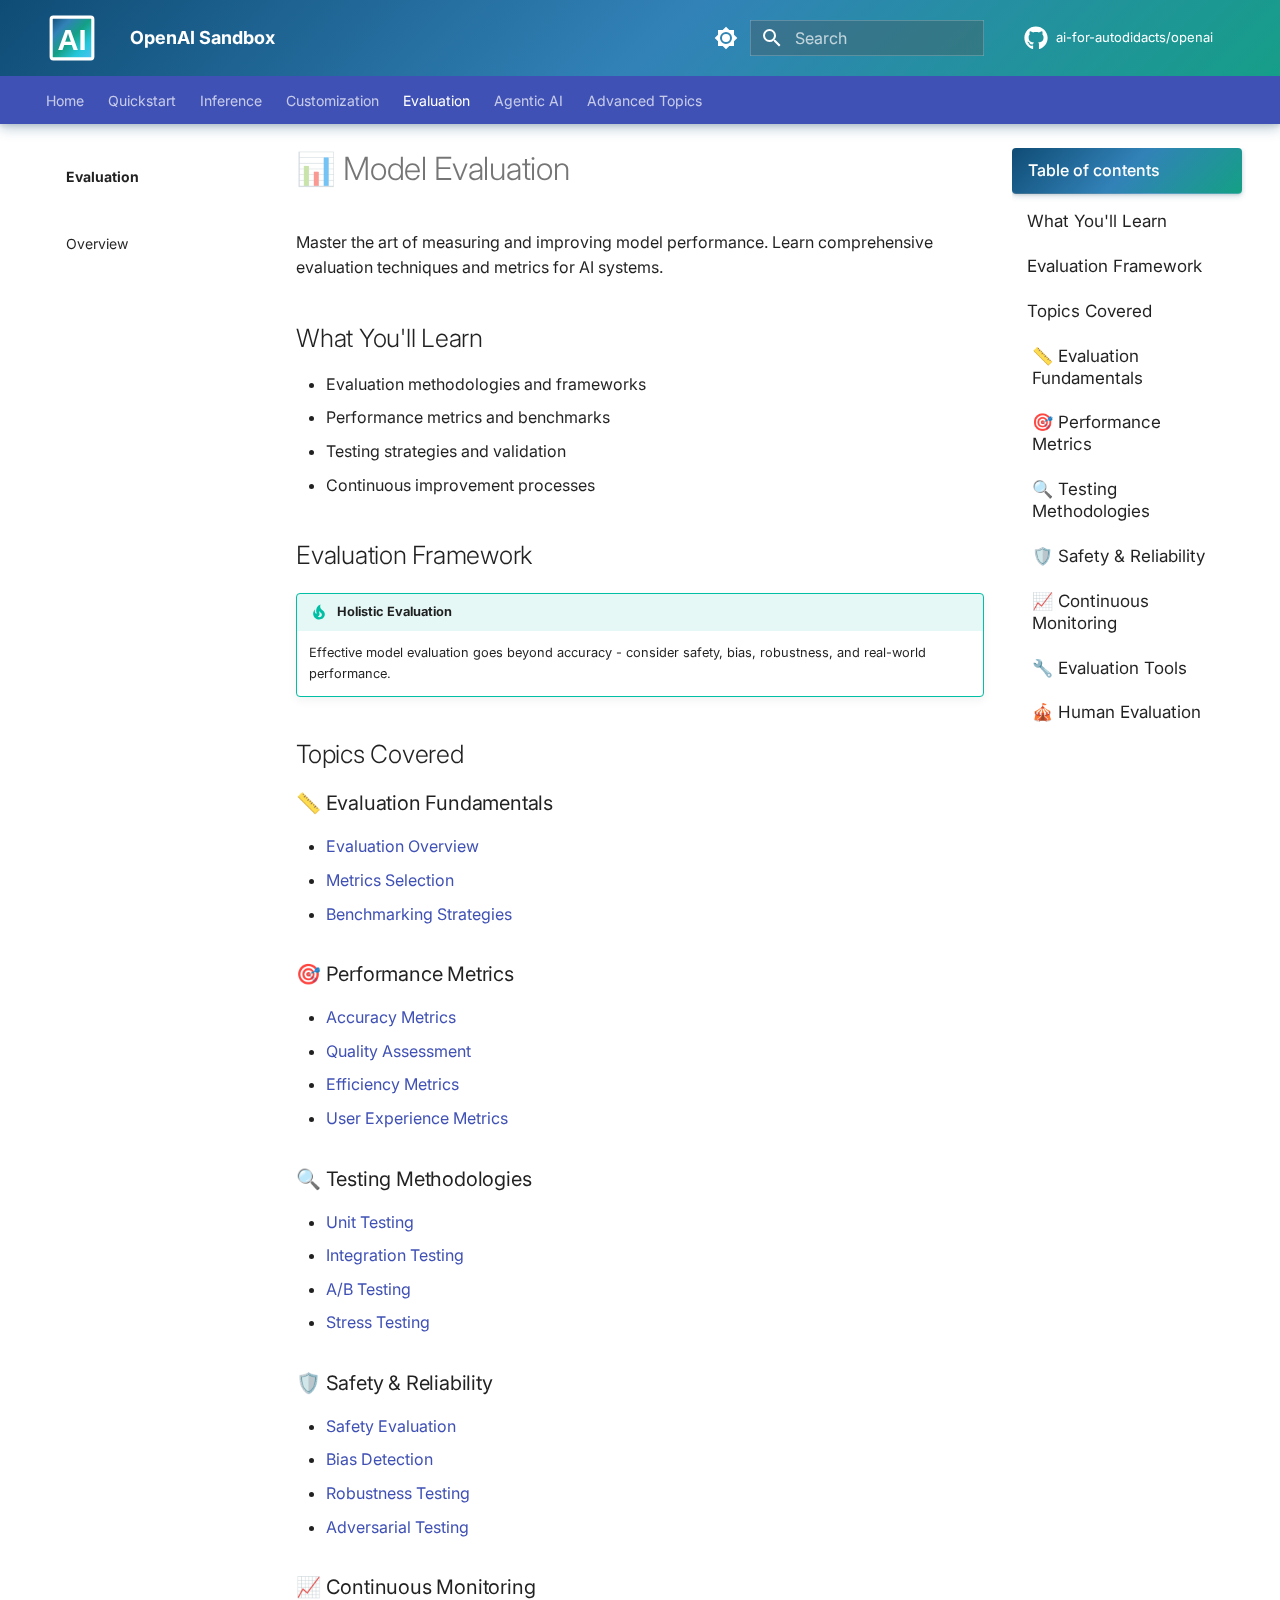
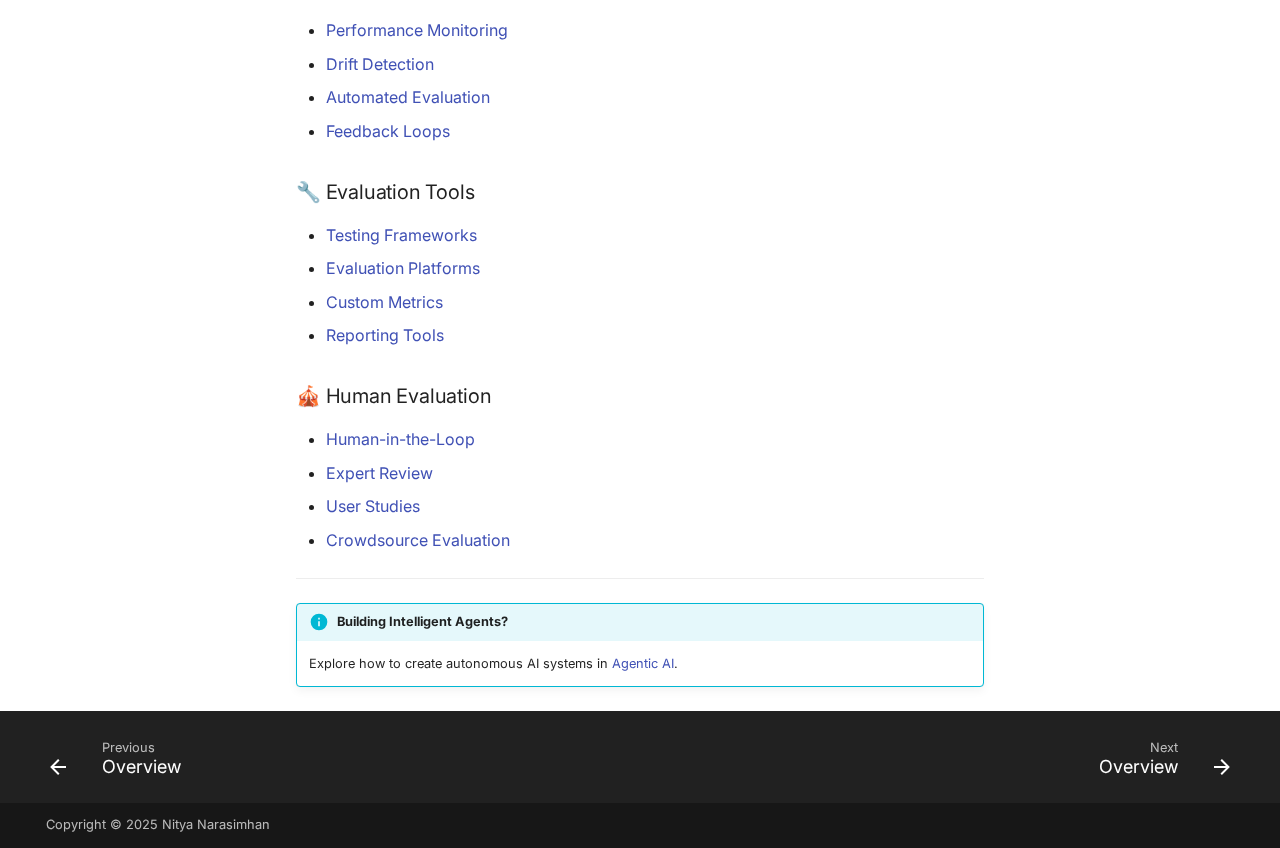
<file: 4-model-evaluation/index.html>
<!doctype html>
<html lang="en" class="no-js">
  <head>
    
      <meta charset="utf-8">
      <meta name="viewport" content="width=device-width,initial-scale=1">
      
        <meta name="description" content="Learn Open AI By Experimenting">
      
      
        <meta name="author" content="Nitya Narasimhan">
      
      
        <link rel="canonical" href="https://ai-for-autodidacts.github.io/openai/4-model-evaluation/">
      
      
        <link rel="prev" href="../3-model-customization/">
      
      
        <link rel="next" href="../5-agentic-ai/">
      
      
      <link rel="icon" href="../assets/images/favicon.png">
      <meta name="generator" content="mkdocs-1.6.1, mkdocs-material-9.6.18">
    
    
      
        <title>Overview - OpenAI Sandbox</title>
      
    
    
      <link rel="stylesheet" href="../assets/stylesheets/main.7e37652d.min.css">
      
        
        <link rel="stylesheet" href="../assets/stylesheets/palette.06af60db.min.css">
      
      


    
    
      
    
    
      
        
        
        <link rel="preconnect" href="https://fonts.gstatic.com" crossorigin>
        <link rel="stylesheet" href="https://fonts.googleapis.com/css?family=Inter:300,300i,400,400i,700,700i%7CJetBrains+Mono:400,400i,700,700i&display=fallback">
        <style>:root{--md-text-font:"Inter";--md-code-font:"JetBrains Mono"}</style>
      
    
    
      <link rel="stylesheet" href="../stylesheets/extra.css">
    
    <script>__md_scope=new URL("..",location),__md_hash=e=>[...e].reduce(((e,_)=>(e<<5)-e+_.charCodeAt(0)),0),__md_get=(e,_=localStorage,t=__md_scope)=>JSON.parse(_.getItem(t.pathname+"."+e)),__md_set=(e,_,t=localStorage,a=__md_scope)=>{try{t.setItem(a.pathname+"."+e,JSON.stringify(_))}catch(e){}}</script>
    
      

    
    
    
  </head>
  
  
    
    
      
    
    
    
    
    <body dir="ltr" data-md-color-scheme="default" data-md-color-primary="custom" data-md-color-accent="custom">
  
    
    <input class="md-toggle" data-md-toggle="drawer" type="checkbox" id="__drawer" autocomplete="off">
    <input class="md-toggle" data-md-toggle="search" type="checkbox" id="__search" autocomplete="off">
    <label class="md-overlay" for="__drawer"></label>
    <div data-md-component="skip">
      
        
        <a href="#model-evaluation" class="md-skip">
          Skip to content
        </a>
      
    </div>
    <div data-md-component="announce">
      
    </div>
    
    
      

  

<header class="md-header md-header--shadow md-header--lifted" data-md-component="header">
  <nav class="md-header__inner md-grid" aria-label="Header">
    <a href=".." title="OpenAI Sandbox" class="md-header__button md-logo" aria-label="OpenAI Sandbox" data-md-component="logo">
      
  <img src="../assets/logo.svg" alt="logo">

    </a>
    <label class="md-header__button md-icon" for="__drawer">
      
      <svg xmlns="http://www.w3.org/2000/svg" viewBox="0 0 24 24"><path d="M3 6h18v2H3zm0 5h18v2H3zm0 5h18v2H3z"/></svg>
    </label>
    <div class="md-header__title" data-md-component="header-title">
      <div class="md-header__ellipsis">
        <div class="md-header__topic">
          <span class="md-ellipsis">
            OpenAI Sandbox
          </span>
        </div>
        <div class="md-header__topic" data-md-component="header-topic">
          <span class="md-ellipsis">
            
              Overview
            
          </span>
        </div>
      </div>
    </div>
    
      
        <form class="md-header__option" data-md-component="palette">
  
    
    
    
    <input class="md-option" data-md-color-media="(prefers-color-scheme: light)" data-md-color-scheme="default" data-md-color-primary="custom" data-md-color-accent="custom"  aria-label="Switch to dark mode"  type="radio" name="__palette" id="__palette_0">
    
      <label class="md-header__button md-icon" title="Switch to dark mode" for="__palette_1" hidden>
        <svg xmlns="http://www.w3.org/2000/svg" viewBox="0 0 24 24"><path d="M12 8a4 4 0 0 0-4 4 4 4 0 0 0 4 4 4 4 0 0 0 4-4 4 4 0 0 0-4-4m0 10a6 6 0 0 1-6-6 6 6 0 0 1 6-6 6 6 0 0 1 6 6 6 6 0 0 1-6 6m8-9.31V4h-4.69L12 .69 8.69 4H4v4.69L.69 12 4 15.31V20h4.69L12 23.31 15.31 20H20v-4.69L23.31 12z"/></svg>
      </label>
    
  
    
    
    
    <input class="md-option" data-md-color-media="(prefers-color-scheme: dark)" data-md-color-scheme="slate" data-md-color-primary="custom" data-md-color-accent="custom"  aria-label="Switch to light mode"  type="radio" name="__palette" id="__palette_1">
    
      <label class="md-header__button md-icon" title="Switch to light mode" for="__palette_0" hidden>
        <svg xmlns="http://www.w3.org/2000/svg" viewBox="0 0 24 24"><path d="M12 18c-.89 0-1.74-.2-2.5-.55C11.56 16.5 13 14.42 13 12s-1.44-4.5-3.5-5.45C10.26 6.2 11.11 6 12 6a6 6 0 0 1 6 6 6 6 0 0 1-6 6m8-9.31V4h-4.69L12 .69 8.69 4H4v4.69L.69 12 4 15.31V20h4.69L12 23.31 15.31 20H20v-4.69L23.31 12z"/></svg>
      </label>
    
  
</form>
      
    
    
      <script>var palette=__md_get("__palette");if(palette&&palette.color){if("(prefers-color-scheme)"===palette.color.media){var media=matchMedia("(prefers-color-scheme: light)"),input=document.querySelector(media.matches?"[data-md-color-media='(prefers-color-scheme: light)']":"[data-md-color-media='(prefers-color-scheme: dark)']");palette.color.media=input.getAttribute("data-md-color-media"),palette.color.scheme=input.getAttribute("data-md-color-scheme"),palette.color.primary=input.getAttribute("data-md-color-primary"),palette.color.accent=input.getAttribute("data-md-color-accent")}for(var[key,value]of Object.entries(palette.color))document.body.setAttribute("data-md-color-"+key,value)}</script>
    
    
    
      
      
        <label class="md-header__button md-icon" for="__search">
          
          <svg xmlns="http://www.w3.org/2000/svg" viewBox="0 0 24 24"><path d="M9.5 3A6.5 6.5 0 0 1 16 9.5c0 1.61-.59 3.09-1.56 4.23l.27.27h.79l5 5-1.5 1.5-5-5v-.79l-.27-.27A6.52 6.52 0 0 1 9.5 16 6.5 6.5 0 0 1 3 9.5 6.5 6.5 0 0 1 9.5 3m0 2C7 5 5 7 5 9.5S7 14 9.5 14 14 12 14 9.5 12 5 9.5 5"/></svg>
        </label>
        <div class="md-search" data-md-component="search" role="dialog">
  <label class="md-search__overlay" for="__search"></label>
  <div class="md-search__inner" role="search">
    <form class="md-search__form" name="search">
      <input type="text" class="md-search__input" name="query" aria-label="Search" placeholder="Search" autocapitalize="off" autocorrect="off" autocomplete="off" spellcheck="false" data-md-component="search-query" required>
      <label class="md-search__icon md-icon" for="__search">
        
        <svg xmlns="http://www.w3.org/2000/svg" viewBox="0 0 24 24"><path d="M9.5 3A6.5 6.5 0 0 1 16 9.5c0 1.61-.59 3.09-1.56 4.23l.27.27h.79l5 5-1.5 1.5-5-5v-.79l-.27-.27A6.52 6.52 0 0 1 9.5 16 6.5 6.5 0 0 1 3 9.5 6.5 6.5 0 0 1 9.5 3m0 2C7 5 5 7 5 9.5S7 14 9.5 14 14 12 14 9.5 12 5 9.5 5"/></svg>
        
        <svg xmlns="http://www.w3.org/2000/svg" viewBox="0 0 24 24"><path d="M20 11v2H8l5.5 5.5-1.42 1.42L4.16 12l7.92-7.92L13.5 5.5 8 11z"/></svg>
      </label>
      <nav class="md-search__options" aria-label="Search">
        
          <a href="javascript:void(0)" class="md-search__icon md-icon" title="Share" aria-label="Share" data-clipboard data-clipboard-text="" data-md-component="search-share" tabindex="-1">
            
            <svg xmlns="http://www.w3.org/2000/svg" viewBox="0 0 24 24"><path d="M18 16.08c-.76 0-1.44.3-1.96.77L8.91 12.7c.05-.23.09-.46.09-.7s-.04-.47-.09-.7l7.05-4.11c.54.5 1.25.81 2.04.81a3 3 0 0 0 3-3 3 3 0 0 0-3-3 3 3 0 0 0-3 3c0 .24.04.47.09.7L8.04 9.81C7.5 9.31 6.79 9 6 9a3 3 0 0 0-3 3 3 3 0 0 0 3 3c.79 0 1.5-.31 2.04-.81l7.12 4.15c-.05.21-.08.43-.08.66 0 1.61 1.31 2.91 2.92 2.91s2.92-1.3 2.92-2.91A2.92 2.92 0 0 0 18 16.08"/></svg>
          </a>
        
        <button type="reset" class="md-search__icon md-icon" title="Clear" aria-label="Clear" tabindex="-1">
          
          <svg xmlns="http://www.w3.org/2000/svg" viewBox="0 0 24 24"><path d="M19 6.41 17.59 5 12 10.59 6.41 5 5 6.41 10.59 12 5 17.59 6.41 19 12 13.41 17.59 19 19 17.59 13.41 12z"/></svg>
        </button>
      </nav>
      
        <div class="md-search__suggest" data-md-component="search-suggest"></div>
      
    </form>
    <div class="md-search__output">
      <div class="md-search__scrollwrap" tabindex="0" data-md-scrollfix>
        <div class="md-search-result" data-md-component="search-result">
          <div class="md-search-result__meta">
            Initializing search
          </div>
          <ol class="md-search-result__list" role="presentation"></ol>
        </div>
      </div>
    </div>
  </div>
</div>
      
    
    
      <div class="md-header__source">
        <a href="https://github.com/ai-for-autodidacts/openai" title="Go to repository" class="md-source" data-md-component="source">
  <div class="md-source__icon md-icon">
    
    <svg xmlns="http://www.w3.org/2000/svg" viewBox="0 0 512 512"><!--! Font Awesome Free 7.0.0 by @fontawesome - https://fontawesome.com License - https://fontawesome.com/license/free (Icons: CC BY 4.0, Fonts: SIL OFL 1.1, Code: MIT License) Copyright 2025 Fonticons, Inc.--><path fill="currentColor" d="M173.9 397.4c0 2-2.3 3.6-5.2 3.6-3.3.3-5.6-1.3-5.6-3.6 0-2 2.3-3.6 5.2-3.6 3-.3 5.6 1.3 5.6 3.6m-31.1-4.5c-.7 2 1.3 4.3 4.3 4.9 2.6 1 5.6 0 6.2-2s-1.3-4.3-4.3-5.2c-2.6-.7-5.5.3-6.2 2.3m44.2-1.7c-2.9.7-4.9 2.6-4.6 4.9.3 2 2.9 3.3 5.9 2.6 2.9-.7 4.9-2.6 4.6-4.6-.3-1.9-3-3.2-5.9-2.9M252.8 8C114.1 8 8 113.3 8 252c0 110.9 69.8 205.8 169.5 239.2 12.8 2.3 17.3-5.6 17.3-12.1 0-6.2-.3-40.4-.3-61.4 0 0-70 15-84.7-29.8 0 0-11.4-29.1-27.8-36.6 0 0-22.9-15.7 1.6-15.4 0 0 24.9 2 38.6 25.8 21.9 38.6 58.6 27.5 72.9 20.9 2.3-16 8.8-27.1 16-33.7-55.9-6.2-112.3-14.3-112.3-110.5 0-27.5 7.6-41.3 23.6-58.9-2.6-6.5-11.1-33.3 2.6-67.9 20.9-6.5 69 27 69 27 20-5.6 41.5-8.5 62.8-8.5s42.8 2.9 62.8 8.5c0 0 48.1-33.6 69-27 13.7 34.7 5.2 61.4 2.6 67.9 16 17.7 25.8 31.5 25.8 58.9 0 96.5-58.9 104.2-114.8 110.5 9.2 7.9 17 22.9 17 46.4 0 33.7-.3 75.4-.3 83.6 0 6.5 4.6 14.4 17.3 12.1C436.2 457.8 504 362.9 504 252 504 113.3 391.5 8 252.8 8M105.2 352.9c-1.3 1-1 3.3.7 5.2 1.6 1.6 3.9 2.3 5.2 1 1.3-1 1-3.3-.7-5.2-1.6-1.6-3.9-2.3-5.2-1m-10.8-8.1c-.7 1.3.3 2.9 2.3 3.9 1.6 1 3.6.7 4.3-.7.7-1.3-.3-2.9-2.3-3.9-2-.6-3.6-.3-4.3.7m32.4 35.6c-1.6 1.3-1 4.3 1.3 6.2 2.3 2.3 5.2 2.6 6.5 1 1.3-1.3.7-4.3-1.3-6.2-2.2-2.3-5.2-2.6-6.5-1m-11.4-14.7c-1.6 1-1.6 3.6 0 5.9s4.3 3.3 5.6 2.3c1.6-1.3 1.6-3.9 0-6.2-1.4-2.3-4-3.3-5.6-2"/></svg>
  </div>
  <div class="md-source__repository">
    ai-for-autodidacts/openai
  </div>
</a>
      </div>
    
  </nav>
  
    
      
<nav class="md-tabs" aria-label="Tabs" data-md-component="tabs">
  <div class="md-grid">
    <ul class="md-tabs__list">
      
        
  
  
  
  
    <li class="md-tabs__item">
      <a href=".." class="md-tabs__link">
        
  
  
    
  
  Home

      </a>
    </li>
  

      
        
  
  
  
  
    
    
      <li class="md-tabs__item">
        <a href="../1-quickstart/" class="md-tabs__link">
          
  
  
  Quickstart

        </a>
      </li>
    
  

      
        
  
  
  
  
    
    
      <li class="md-tabs__item">
        <a href="../2-model-inference/" class="md-tabs__link">
          
  
  
  Inference

        </a>
      </li>
    
  

      
        
  
  
  
  
    
    
      <li class="md-tabs__item">
        <a href="../3-model-customization/" class="md-tabs__link">
          
  
  
  Customization

        </a>
      </li>
    
  

      
        
  
  
  
    
  
  
    
    
      <li class="md-tabs__item md-tabs__item--active">
        <a href="./" class="md-tabs__link">
          
  
  
  Evaluation

        </a>
      </li>
    
  

      
        
  
  
  
  
    
    
      <li class="md-tabs__item">
        <a href="../5-agentic-ai/" class="md-tabs__link">
          
  
  
  Agentic AI

        </a>
      </li>
    
  

      
        
  
  
  
  
    
    
      <li class="md-tabs__item">
        <a href="../6-advanced-topics/" class="md-tabs__link">
          
  
  
  Advanced Topics

        </a>
      </li>
    
  

      
    </ul>
  </div>
</nav>
    
  
</header>
    
    <div class="md-container" data-md-component="container">
      
      
        
      
      <main class="md-main" data-md-component="main">
        <div class="md-main__inner md-grid">
          
            
              
              <div class="md-sidebar md-sidebar--primary" data-md-component="sidebar" data-md-type="navigation" >
                <div class="md-sidebar__scrollwrap">
                  <div class="md-sidebar__inner">
                    


  


<nav class="md-nav md-nav--primary md-nav--lifted" aria-label="Navigation" data-md-level="0">
  <label class="md-nav__title" for="__drawer">
    <a href=".." title="OpenAI Sandbox" class="md-nav__button md-logo" aria-label="OpenAI Sandbox" data-md-component="logo">
      
  <img src="../assets/logo.svg" alt="logo">

    </a>
    OpenAI Sandbox
  </label>
  
    <div class="md-nav__source">
      <a href="https://github.com/ai-for-autodidacts/openai" title="Go to repository" class="md-source" data-md-component="source">
  <div class="md-source__icon md-icon">
    
    <svg xmlns="http://www.w3.org/2000/svg" viewBox="0 0 512 512"><!--! Font Awesome Free 7.0.0 by @fontawesome - https://fontawesome.com License - https://fontawesome.com/license/free (Icons: CC BY 4.0, Fonts: SIL OFL 1.1, Code: MIT License) Copyright 2025 Fonticons, Inc.--><path fill="currentColor" d="M173.9 397.4c0 2-2.3 3.6-5.2 3.6-3.3.3-5.6-1.3-5.6-3.6 0-2 2.3-3.6 5.2-3.6 3-.3 5.6 1.3 5.6 3.6m-31.1-4.5c-.7 2 1.3 4.3 4.3 4.9 2.6 1 5.6 0 6.2-2s-1.3-4.3-4.3-5.2c-2.6-.7-5.5.3-6.2 2.3m44.2-1.7c-2.9.7-4.9 2.6-4.6 4.9.3 2 2.9 3.3 5.9 2.6 2.9-.7 4.9-2.6 4.6-4.6-.3-1.9-3-3.2-5.9-2.9M252.8 8C114.1 8 8 113.3 8 252c0 110.9 69.8 205.8 169.5 239.2 12.8 2.3 17.3-5.6 17.3-12.1 0-6.2-.3-40.4-.3-61.4 0 0-70 15-84.7-29.8 0 0-11.4-29.1-27.8-36.6 0 0-22.9-15.7 1.6-15.4 0 0 24.9 2 38.6 25.8 21.9 38.6 58.6 27.5 72.9 20.9 2.3-16 8.8-27.1 16-33.7-55.9-6.2-112.3-14.3-112.3-110.5 0-27.5 7.6-41.3 23.6-58.9-2.6-6.5-11.1-33.3 2.6-67.9 20.9-6.5 69 27 69 27 20-5.6 41.5-8.5 62.8-8.5s42.8 2.9 62.8 8.5c0 0 48.1-33.6 69-27 13.7 34.7 5.2 61.4 2.6 67.9 16 17.7 25.8 31.5 25.8 58.9 0 96.5-58.9 104.2-114.8 110.5 9.2 7.9 17 22.9 17 46.4 0 33.7-.3 75.4-.3 83.6 0 6.5 4.6 14.4 17.3 12.1C436.2 457.8 504 362.9 504 252 504 113.3 391.5 8 252.8 8M105.2 352.9c-1.3 1-1 3.3.7 5.2 1.6 1.6 3.9 2.3 5.2 1 1.3-1 1-3.3-.7-5.2-1.6-1.6-3.9-2.3-5.2-1m-10.8-8.1c-.7 1.3.3 2.9 2.3 3.9 1.6 1 3.6.7 4.3-.7.7-1.3-.3-2.9-2.3-3.9-2-.6-3.6-.3-4.3.7m32.4 35.6c-1.6 1.3-1 4.3 1.3 6.2 2.3 2.3 5.2 2.6 6.5 1 1.3-1.3.7-4.3-1.3-6.2-2.2-2.3-5.2-2.6-6.5-1m-11.4-14.7c-1.6 1-1.6 3.6 0 5.9s4.3 3.3 5.6 2.3c1.6-1.3 1.6-3.9 0-6.2-1.4-2.3-4-3.3-5.6-2"/></svg>
  </div>
  <div class="md-source__repository">
    ai-for-autodidacts/openai
  </div>
</a>
    </div>
  
  <ul class="md-nav__list" data-md-scrollfix>
    
      
      
  
  
  
  
    <li class="md-nav__item">
      <a href=".." class="md-nav__link">
        
  
  
  <span class="md-ellipsis">
    Home
    
  </span>
  

      </a>
    </li>
  

    
      
      
  
  
  
  
    
    
    
    
      
      
        
      
    
    
    <li class="md-nav__item md-nav__item--nested">
      
        
        
          
        
        <input class="md-nav__toggle md-toggle md-toggle--indeterminate" type="checkbox" id="__nav_2" >
        
          
          <label class="md-nav__link" for="__nav_2" id="__nav_2_label" tabindex="0">
            
  
  
  <span class="md-ellipsis">
    Quickstart
    
  </span>
  

            <span class="md-nav__icon md-icon"></span>
          </label>
        
        <nav class="md-nav" data-md-level="1" aria-labelledby="__nav_2_label" aria-expanded="false">
          <label class="md-nav__title" for="__nav_2">
            <span class="md-nav__icon md-icon"></span>
            Quickstart
          </label>
          <ul class="md-nav__list" data-md-scrollfix>
            
              
                
  
  
  
  
    <li class="md-nav__item">
      <a href="../1-quickstart/" class="md-nav__link">
        
  
  
  <span class="md-ellipsis">
    Overview
    
  </span>
  

      </a>
    </li>
  

              
            
          </ul>
        </nav>
      
    </li>
  

    
      
      
  
  
  
  
    
    
    
    
      
      
        
      
    
    
    <li class="md-nav__item md-nav__item--nested">
      
        
        
          
        
        <input class="md-nav__toggle md-toggle md-toggle--indeterminate" type="checkbox" id="__nav_3" >
        
          
          <label class="md-nav__link" for="__nav_3" id="__nav_3_label" tabindex="0">
            
  
  
  <span class="md-ellipsis">
    Inference
    
  </span>
  

            <span class="md-nav__icon md-icon"></span>
          </label>
        
        <nav class="md-nav" data-md-level="1" aria-labelledby="__nav_3_label" aria-expanded="false">
          <label class="md-nav__title" for="__nav_3">
            <span class="md-nav__icon md-icon"></span>
            Inference
          </label>
          <ul class="md-nav__list" data-md-scrollfix>
            
              
                
  
  
  
  
    <li class="md-nav__item">
      <a href="../2-model-inference/" class="md-nav__link">
        
  
  
  <span class="md-ellipsis">
    Overview
    
  </span>
  

      </a>
    </li>
  

              
            
          </ul>
        </nav>
      
    </li>
  

    
      
      
  
  
  
  
    
    
    
    
      
      
        
      
    
    
    <li class="md-nav__item md-nav__item--nested">
      
        
        
          
        
        <input class="md-nav__toggle md-toggle md-toggle--indeterminate" type="checkbox" id="__nav_4" >
        
          
          <label class="md-nav__link" for="__nav_4" id="__nav_4_label" tabindex="0">
            
  
  
  <span class="md-ellipsis">
    Customization
    
  </span>
  

            <span class="md-nav__icon md-icon"></span>
          </label>
        
        <nav class="md-nav" data-md-level="1" aria-labelledby="__nav_4_label" aria-expanded="false">
          <label class="md-nav__title" for="__nav_4">
            <span class="md-nav__icon md-icon"></span>
            Customization
          </label>
          <ul class="md-nav__list" data-md-scrollfix>
            
              
                
  
  
  
  
    <li class="md-nav__item">
      <a href="../3-model-customization/" class="md-nav__link">
        
  
  
  <span class="md-ellipsis">
    Overview
    
  </span>
  

      </a>
    </li>
  

              
            
          </ul>
        </nav>
      
    </li>
  

    
      
      
  
  
    
  
  
  
    
    
    
    
      
        
        
      
      
        
      
    
    
    <li class="md-nav__item md-nav__item--active md-nav__item--section md-nav__item--nested">
      
        
        
        <input class="md-nav__toggle md-toggle " type="checkbox" id="__nav_5" checked>
        
          
          <label class="md-nav__link" for="__nav_5" id="__nav_5_label" tabindex="">
            
  
  
  <span class="md-ellipsis">
    Evaluation
    
  </span>
  

            <span class="md-nav__icon md-icon"></span>
          </label>
        
        <nav class="md-nav" data-md-level="1" aria-labelledby="__nav_5_label" aria-expanded="true">
          <label class="md-nav__title" for="__nav_5">
            <span class="md-nav__icon md-icon"></span>
            Evaluation
          </label>
          <ul class="md-nav__list" data-md-scrollfix>
            
              
                
  
  
    
  
  
  
    <li class="md-nav__item md-nav__item--active">
      
      <input class="md-nav__toggle md-toggle" type="checkbox" id="__toc">
      
      
        
      
      
        <label class="md-nav__link md-nav__link--active" for="__toc">
          
  
  
  <span class="md-ellipsis">
    Overview
    
  </span>
  

          <span class="md-nav__icon md-icon"></span>
        </label>
      
      <a href="./" class="md-nav__link md-nav__link--active">
        
  
  
  <span class="md-ellipsis">
    Overview
    
  </span>
  

      </a>
      
        

<nav class="md-nav md-nav--secondary" aria-label="Table of contents">
  
  
  
    
  
  
    <label class="md-nav__title" for="__toc">
      <span class="md-nav__icon md-icon"></span>
      Table of contents
    </label>
    <ul class="md-nav__list" data-md-component="toc" data-md-scrollfix>
      
        <li class="md-nav__item">
  <a href="#what-youll-learn" class="md-nav__link">
    <span class="md-ellipsis">
      What You'll Learn
    </span>
  </a>
  
</li>
      
        <li class="md-nav__item">
  <a href="#evaluation-framework" class="md-nav__link">
    <span class="md-ellipsis">
      Evaluation Framework
    </span>
  </a>
  
</li>
      
        <li class="md-nav__item">
  <a href="#topics-covered" class="md-nav__link">
    <span class="md-ellipsis">
      Topics Covered
    </span>
  </a>
  
    <nav class="md-nav" aria-label="Topics Covered">
      <ul class="md-nav__list">
        
          <li class="md-nav__item">
  <a href="#evaluation-fundamentals" class="md-nav__link">
    <span class="md-ellipsis">
      📏 Evaluation Fundamentals
    </span>
  </a>
  
</li>
        
          <li class="md-nav__item">
  <a href="#performance-metrics" class="md-nav__link">
    <span class="md-ellipsis">
      🎯 Performance Metrics
    </span>
  </a>
  
</li>
        
          <li class="md-nav__item">
  <a href="#testing-methodologies" class="md-nav__link">
    <span class="md-ellipsis">
      🔍 Testing Methodologies
    </span>
  </a>
  
</li>
        
          <li class="md-nav__item">
  <a href="#safety-reliability" class="md-nav__link">
    <span class="md-ellipsis">
      🛡️ Safety &amp; Reliability
    </span>
  </a>
  
</li>
        
          <li class="md-nav__item">
  <a href="#continuous-monitoring" class="md-nav__link">
    <span class="md-ellipsis">
      📈 Continuous Monitoring
    </span>
  </a>
  
</li>
        
          <li class="md-nav__item">
  <a href="#evaluation-tools" class="md-nav__link">
    <span class="md-ellipsis">
      🔧 Evaluation Tools
    </span>
  </a>
  
</li>
        
          <li class="md-nav__item">
  <a href="#human-evaluation" class="md-nav__link">
    <span class="md-ellipsis">
      🎪 Human Evaluation
    </span>
  </a>
  
</li>
        
      </ul>
    </nav>
  
</li>
      
    </ul>
  
</nav>
      
    </li>
  

              
            
          </ul>
        </nav>
      
    </li>
  

    
      
      
  
  
  
  
    
    
    
    
      
      
        
      
    
    
    <li class="md-nav__item md-nav__item--nested">
      
        
        
          
        
        <input class="md-nav__toggle md-toggle md-toggle--indeterminate" type="checkbox" id="__nav_6" >
        
          
          <label class="md-nav__link" for="__nav_6" id="__nav_6_label" tabindex="0">
            
  
  
  <span class="md-ellipsis">
    Agentic AI
    
  </span>
  

            <span class="md-nav__icon md-icon"></span>
          </label>
        
        <nav class="md-nav" data-md-level="1" aria-labelledby="__nav_6_label" aria-expanded="false">
          <label class="md-nav__title" for="__nav_6">
            <span class="md-nav__icon md-icon"></span>
            Agentic AI
          </label>
          <ul class="md-nav__list" data-md-scrollfix>
            
              
                
  
  
  
  
    <li class="md-nav__item">
      <a href="../5-agentic-ai/" class="md-nav__link">
        
  
  
  <span class="md-ellipsis">
    Overview
    
  </span>
  

      </a>
    </li>
  

              
            
          </ul>
        </nav>
      
    </li>
  

    
      
      
  
  
  
  
    
    
    
    
      
      
        
      
    
    
    <li class="md-nav__item md-nav__item--nested">
      
        
        
          
        
        <input class="md-nav__toggle md-toggle md-toggle--indeterminate" type="checkbox" id="__nav_7" >
        
          
          <label class="md-nav__link" for="__nav_7" id="__nav_7_label" tabindex="0">
            
  
  
  <span class="md-ellipsis">
    Advanced Topics
    
  </span>
  

            <span class="md-nav__icon md-icon"></span>
          </label>
        
        <nav class="md-nav" data-md-level="1" aria-labelledby="__nav_7_label" aria-expanded="false">
          <label class="md-nav__title" for="__nav_7">
            <span class="md-nav__icon md-icon"></span>
            Advanced Topics
          </label>
          <ul class="md-nav__list" data-md-scrollfix>
            
              
                
  
  
  
  
    <li class="md-nav__item">
      <a href="../6-advanced-topics/" class="md-nav__link">
        
  
  
  <span class="md-ellipsis">
    Overview
    
  </span>
  

      </a>
    </li>
  

              
            
          </ul>
        </nav>
      
    </li>
  

    
  </ul>
</nav>
                  </div>
                </div>
              </div>
            
            
              
              <div class="md-sidebar md-sidebar--secondary" data-md-component="sidebar" data-md-type="toc" >
                <div class="md-sidebar__scrollwrap">
                  <div class="md-sidebar__inner">
                    

<nav class="md-nav md-nav--secondary" aria-label="Table of contents">
  
  
  
    
  
  
    <label class="md-nav__title" for="__toc">
      <span class="md-nav__icon md-icon"></span>
      Table of contents
    </label>
    <ul class="md-nav__list" data-md-component="toc" data-md-scrollfix>
      
        <li class="md-nav__item">
  <a href="#what-youll-learn" class="md-nav__link">
    <span class="md-ellipsis">
      What You'll Learn
    </span>
  </a>
  
</li>
      
        <li class="md-nav__item">
  <a href="#evaluation-framework" class="md-nav__link">
    <span class="md-ellipsis">
      Evaluation Framework
    </span>
  </a>
  
</li>
      
        <li class="md-nav__item">
  <a href="#topics-covered" class="md-nav__link">
    <span class="md-ellipsis">
      Topics Covered
    </span>
  </a>
  
    <nav class="md-nav" aria-label="Topics Covered">
      <ul class="md-nav__list">
        
          <li class="md-nav__item">
  <a href="#evaluation-fundamentals" class="md-nav__link">
    <span class="md-ellipsis">
      📏 Evaluation Fundamentals
    </span>
  </a>
  
</li>
        
          <li class="md-nav__item">
  <a href="#performance-metrics" class="md-nav__link">
    <span class="md-ellipsis">
      🎯 Performance Metrics
    </span>
  </a>
  
</li>
        
          <li class="md-nav__item">
  <a href="#testing-methodologies" class="md-nav__link">
    <span class="md-ellipsis">
      🔍 Testing Methodologies
    </span>
  </a>
  
</li>
        
          <li class="md-nav__item">
  <a href="#safety-reliability" class="md-nav__link">
    <span class="md-ellipsis">
      🛡️ Safety &amp; Reliability
    </span>
  </a>
  
</li>
        
          <li class="md-nav__item">
  <a href="#continuous-monitoring" class="md-nav__link">
    <span class="md-ellipsis">
      📈 Continuous Monitoring
    </span>
  </a>
  
</li>
        
          <li class="md-nav__item">
  <a href="#evaluation-tools" class="md-nav__link">
    <span class="md-ellipsis">
      🔧 Evaluation Tools
    </span>
  </a>
  
</li>
        
          <li class="md-nav__item">
  <a href="#human-evaluation" class="md-nav__link">
    <span class="md-ellipsis">
      🎪 Human Evaluation
    </span>
  </a>
  
</li>
        
      </ul>
    </nav>
  
</li>
      
    </ul>
  
</nav>
                  </div>
                </div>
              </div>
            
          
          
            <div class="md-content" data-md-component="content">
              <article class="md-content__inner md-typeset">
                
                  


  
  


<h1 id="model-evaluation">📊 Model Evaluation<a class="headerlink" href="#model-evaluation" title="Permanent link">&para;</a></h1>
<p>Master the art of measuring and improving model performance. Learn comprehensive evaluation techniques and metrics for AI systems.</p>
<h2 id="what-youll-learn">What You'll Learn<a class="headerlink" href="#what-youll-learn" title="Permanent link">&para;</a></h2>
<ul>
<li>Evaluation methodologies and frameworks</li>
<li>Performance metrics and benchmarks</li>
<li>Testing strategies and validation</li>
<li>Continuous improvement processes</li>
</ul>
<h2 id="evaluation-framework">Evaluation Framework<a class="headerlink" href="#evaluation-framework" title="Permanent link">&para;</a></h2>
<div class="admonition tip">
<p class="admonition-title">Holistic Evaluation</p>
<p>Effective model evaluation goes beyond accuracy - consider safety, bias, robustness, and real-world performance.</p>
</div>
<h2 id="topics-covered">Topics Covered<a class="headerlink" href="#topics-covered" title="Permanent link">&para;</a></h2>
<h3 id="evaluation-fundamentals">📏 Evaluation Fundamentals<a class="headerlink" href="#evaluation-fundamentals" title="Permanent link">&para;</a></h3>
<ul>
<li><a href="evaluation-overview.md">Evaluation Overview</a></li>
<li><a href="metrics-selection.md">Metrics Selection</a></li>
<li><a href="benchmarking.md">Benchmarking Strategies</a></li>
</ul>
<h3 id="performance-metrics">🎯 Performance Metrics<a class="headerlink" href="#performance-metrics" title="Permanent link">&para;</a></h3>
<ul>
<li><a href="accuracy-metrics.md">Accuracy Metrics</a></li>
<li><a href="quality-assessment.md">Quality Assessment</a></li>
<li><a href="efficiency-metrics.md">Efficiency Metrics</a></li>
<li><a href="ux-metrics.md">User Experience Metrics</a></li>
</ul>
<h3 id="testing-methodologies">🔍 Testing Methodologies<a class="headerlink" href="#testing-methodologies" title="Permanent link">&para;</a></h3>
<ul>
<li><a href="unit-testing.md">Unit Testing</a></li>
<li><a href="integration-testing.md">Integration Testing</a></li>
<li><a href="ab-testing.md">A/B Testing</a></li>
<li><a href="stress-testing.md">Stress Testing</a></li>
</ul>
<h3 id="safety-reliability">🛡️ Safety &amp; Reliability<a class="headerlink" href="#safety-reliability" title="Permanent link">&para;</a></h3>
<ul>
<li><a href="safety-evaluation.md">Safety Evaluation</a></li>
<li><a href="bias-detection.md">Bias Detection</a></li>
<li><a href="robustness-testing.md">Robustness Testing</a></li>
<li><a href="adversarial-testing.md">Adversarial Testing</a></li>
</ul>
<h3 id="continuous-monitoring">📈 Continuous Monitoring<a class="headerlink" href="#continuous-monitoring" title="Permanent link">&para;</a></h3>
<ul>
<li><a href="performance-monitoring.md">Performance Monitoring</a></li>
<li><a href="drift-detection.md">Drift Detection</a></li>
<li><a href="automated-evaluation.md">Automated Evaluation</a></li>
<li><a href="feedback-loops.md">Feedback Loops</a></li>
</ul>
<h3 id="evaluation-tools">🔧 Evaluation Tools<a class="headerlink" href="#evaluation-tools" title="Permanent link">&para;</a></h3>
<ul>
<li><a href="testing-frameworks.md">Testing Frameworks</a></li>
<li><a href="evaluation-platforms.md">Evaluation Platforms</a></li>
<li><a href="custom-metrics.md">Custom Metrics</a></li>
<li><a href="reporting-tools.md">Reporting Tools</a></li>
</ul>
<h3 id="human-evaluation">🎪 Human Evaluation<a class="headerlink" href="#human-evaluation" title="Permanent link">&para;</a></h3>
<ul>
<li><a href="human-in-loop.md">Human-in-the-Loop</a></li>
<li><a href="expert-review.md">Expert Review</a></li>
<li><a href="user-studies.md">User Studies</a></li>
<li><a href="crowdsource-evaluation.md">Crowdsource Evaluation</a></li>
</ul>
<hr />
<div class="admonition info">
<p class="admonition-title">Building Intelligent Agents?</p>
<p>Explore how to create autonomous AI systems in <a href="../5-agentic-ai/">Agentic AI</a>.</p>
</div>












                
              </article>
            </div>
          
          
  <script>var tabs=__md_get("__tabs");if(Array.isArray(tabs))e:for(var set of document.querySelectorAll(".tabbed-set")){var labels=set.querySelector(".tabbed-labels");for(var tab of tabs)for(var label of labels.getElementsByTagName("label"))if(label.innerText.trim()===tab){var input=document.getElementById(label.htmlFor);input.checked=!0;continue e}}</script>

<script>var target=document.getElementById(location.hash.slice(1));target&&target.name&&(target.checked=target.name.startsWith("__tabbed_"))</script>
        </div>
        
          <button type="button" class="md-top md-icon" data-md-component="top" hidden>
  
  <svg xmlns="http://www.w3.org/2000/svg" viewBox="0 0 24 24"><path d="M13 20h-2V8l-5.5 5.5-1.42-1.42L12 4.16l7.92 7.92-1.42 1.42L13 8z"/></svg>
  Back to top
</button>
        
      </main>
      
        <footer class="md-footer">
  
    
      
      <nav class="md-footer__inner md-grid" aria-label="Footer" >
        
          
          <a href="../3-model-customization/" class="md-footer__link md-footer__link--prev" aria-label="Previous: Overview">
            <div class="md-footer__button md-icon">
              
              <svg xmlns="http://www.w3.org/2000/svg" viewBox="0 0 24 24"><path d="M20 11v2H8l5.5 5.5-1.42 1.42L4.16 12l7.92-7.92L13.5 5.5 8 11z"/></svg>
            </div>
            <div class="md-footer__title">
              <span class="md-footer__direction">
                Previous
              </span>
              <div class="md-ellipsis">
                Overview
              </div>
            </div>
          </a>
        
        
          
          <a href="../5-agentic-ai/" class="md-footer__link md-footer__link--next" aria-label="Next: Overview">
            <div class="md-footer__title">
              <span class="md-footer__direction">
                Next
              </span>
              <div class="md-ellipsis">
                Overview
              </div>
            </div>
            <div class="md-footer__button md-icon">
              
              <svg xmlns="http://www.w3.org/2000/svg" viewBox="0 0 24 24"><path d="M4 11v2h12l-5.5 5.5 1.42 1.42L19.84 12l-7.92-7.92L10.5 5.5 16 11z"/></svg>
            </div>
          </a>
        
      </nav>
    
  
  <div class="md-footer-meta md-typeset">
    <div class="md-footer-meta__inner md-grid">
      <div class="md-copyright">
  
    <div class="md-copyright__highlight">
      Copyright &copy; 2025 Nitya Narasimhan
    </div>
  
  
</div>
      
    </div>
  </div>
</footer>
      
    </div>
    <div class="md-dialog" data-md-component="dialog">
      <div class="md-dialog__inner md-typeset"></div>
    </div>
    
    
    
      
      <script id="__config" type="application/json">{"base": "..", "features": ["navigation.instant", "navigation.instant.prefetch", "navigation.tabs", "navigation.tabs.sticky", "navigation.sections", "navigation.expand", "navigation.path", "navigation.top", "navigation.footer", "search.suggest", "search.highlight", "search.share", "header.autohide", "content.tabs.link", "content.code.annotation", "content.code.copy", "content.code.select", "content.tooltips", "announce.dismiss"], "search": "../assets/javascripts/workers/search.973d3a69.min.js", "tags": null, "translations": {"clipboard.copied": "Copied to clipboard", "clipboard.copy": "Copy to clipboard", "search.result.more.one": "1 more on this page", "search.result.more.other": "# more on this page", "search.result.none": "No matching documents", "search.result.one": "1 matching document", "search.result.other": "# matching documents", "search.result.placeholder": "Type to start searching", "search.result.term.missing": "Missing", "select.version": "Select version"}, "version": null}</script>
    
    
      <script src="../assets/javascripts/bundle.92b07e13.min.js"></script>
      
        <script src="../javascripts/extra.js"></script>
      
    
  </body>
</html>
</file>
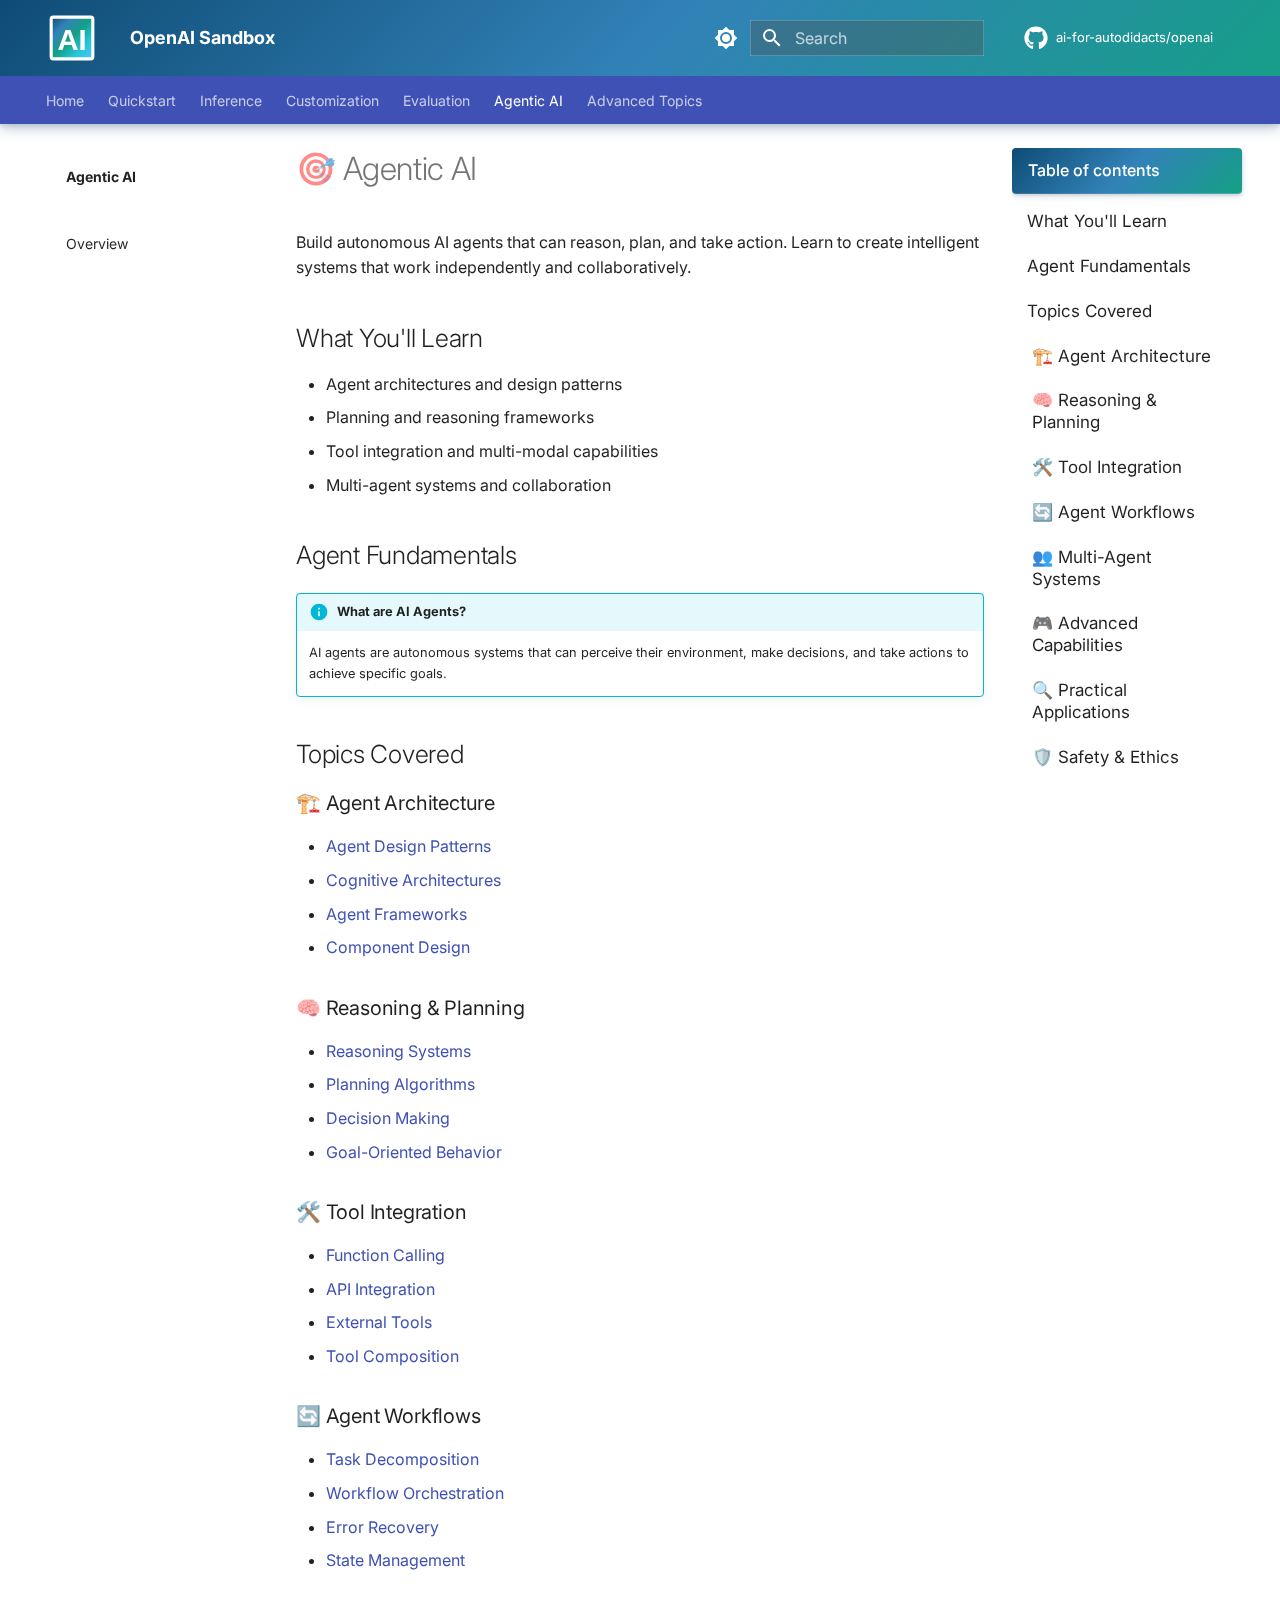
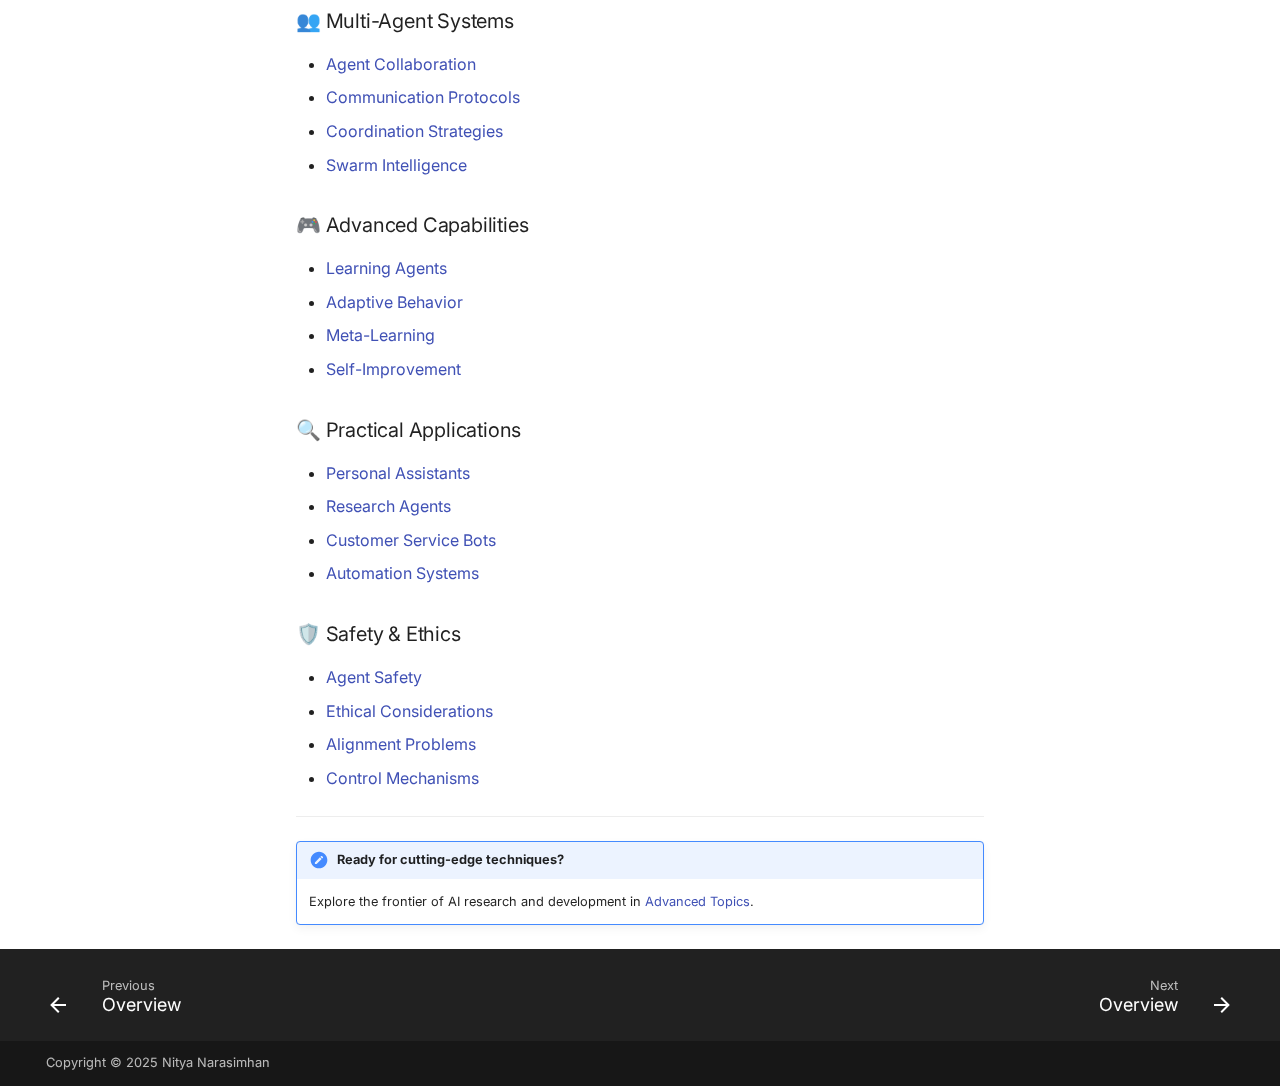
<file: 5-agentic-ai/index.html>
<!doctype html>
<html lang="en" class="no-js">
  <head>
    
      <meta charset="utf-8">
      <meta name="viewport" content="width=device-width,initial-scale=1">
      
        <meta name="description" content="Learn Open AI By Experimenting">
      
      
        <meta name="author" content="Nitya Narasimhan">
      
      
        <link rel="canonical" href="https://ai-for-autodidacts.github.io/openai/5-agentic-ai/">
      
      
        <link rel="prev" href="../4-model-evaluation/">
      
      
        <link rel="next" href="../6-advanced-topics/">
      
      
      <link rel="icon" href="../assets/images/favicon.png">
      <meta name="generator" content="mkdocs-1.6.1, mkdocs-material-9.6.18">
    
    
      
        <title>Overview - OpenAI Sandbox</title>
      
    
    
      <link rel="stylesheet" href="../assets/stylesheets/main.7e37652d.min.css">
      
        
        <link rel="stylesheet" href="../assets/stylesheets/palette.06af60db.min.css">
      
      


    
    
      
    
    
      
        
        
        <link rel="preconnect" href="https://fonts.gstatic.com" crossorigin>
        <link rel="stylesheet" href="https://fonts.googleapis.com/css?family=Inter:300,300i,400,400i,700,700i%7CJetBrains+Mono:400,400i,700,700i&display=fallback">
        <style>:root{--md-text-font:"Inter";--md-code-font:"JetBrains Mono"}</style>
      
    
    
      <link rel="stylesheet" href="../stylesheets/extra.css">
    
    <script>__md_scope=new URL("..",location),__md_hash=e=>[...e].reduce(((e,_)=>(e<<5)-e+_.charCodeAt(0)),0),__md_get=(e,_=localStorage,t=__md_scope)=>JSON.parse(_.getItem(t.pathname+"."+e)),__md_set=(e,_,t=localStorage,a=__md_scope)=>{try{t.setItem(a.pathname+"."+e,JSON.stringify(_))}catch(e){}}</script>
    
      

    
    
    
  </head>
  
  
    
    
      
    
    
    
    
    <body dir="ltr" data-md-color-scheme="default" data-md-color-primary="custom" data-md-color-accent="custom">
  
    
    <input class="md-toggle" data-md-toggle="drawer" type="checkbox" id="__drawer" autocomplete="off">
    <input class="md-toggle" data-md-toggle="search" type="checkbox" id="__search" autocomplete="off">
    <label class="md-overlay" for="__drawer"></label>
    <div data-md-component="skip">
      
        
        <a href="#agentic-ai" class="md-skip">
          Skip to content
        </a>
      
    </div>
    <div data-md-component="announce">
      
    </div>
    
    
      

  

<header class="md-header md-header--shadow md-header--lifted" data-md-component="header">
  <nav class="md-header__inner md-grid" aria-label="Header">
    <a href=".." title="OpenAI Sandbox" class="md-header__button md-logo" aria-label="OpenAI Sandbox" data-md-component="logo">
      
  <img src="../assets/logo.svg" alt="logo">

    </a>
    <label class="md-header__button md-icon" for="__drawer">
      
      <svg xmlns="http://www.w3.org/2000/svg" viewBox="0 0 24 24"><path d="M3 6h18v2H3zm0 5h18v2H3zm0 5h18v2H3z"/></svg>
    </label>
    <div class="md-header__title" data-md-component="header-title">
      <div class="md-header__ellipsis">
        <div class="md-header__topic">
          <span class="md-ellipsis">
            OpenAI Sandbox
          </span>
        </div>
        <div class="md-header__topic" data-md-component="header-topic">
          <span class="md-ellipsis">
            
              Overview
            
          </span>
        </div>
      </div>
    </div>
    
      
        <form class="md-header__option" data-md-component="palette">
  
    
    
    
    <input class="md-option" data-md-color-media="(prefers-color-scheme: light)" data-md-color-scheme="default" data-md-color-primary="custom" data-md-color-accent="custom"  aria-label="Switch to dark mode"  type="radio" name="__palette" id="__palette_0">
    
      <label class="md-header__button md-icon" title="Switch to dark mode" for="__palette_1" hidden>
        <svg xmlns="http://www.w3.org/2000/svg" viewBox="0 0 24 24"><path d="M12 8a4 4 0 0 0-4 4 4 4 0 0 0 4 4 4 4 0 0 0 4-4 4 4 0 0 0-4-4m0 10a6 6 0 0 1-6-6 6 6 0 0 1 6-6 6 6 0 0 1 6 6 6 6 0 0 1-6 6m8-9.31V4h-4.69L12 .69 8.69 4H4v4.69L.69 12 4 15.31V20h4.69L12 23.31 15.31 20H20v-4.69L23.31 12z"/></svg>
      </label>
    
  
    
    
    
    <input class="md-option" data-md-color-media="(prefers-color-scheme: dark)" data-md-color-scheme="slate" data-md-color-primary="custom" data-md-color-accent="custom"  aria-label="Switch to light mode"  type="radio" name="__palette" id="__palette_1">
    
      <label class="md-header__button md-icon" title="Switch to light mode" for="__palette_0" hidden>
        <svg xmlns="http://www.w3.org/2000/svg" viewBox="0 0 24 24"><path d="M12 18c-.89 0-1.74-.2-2.5-.55C11.56 16.5 13 14.42 13 12s-1.44-4.5-3.5-5.45C10.26 6.2 11.11 6 12 6a6 6 0 0 1 6 6 6 6 0 0 1-6 6m8-9.31V4h-4.69L12 .69 8.69 4H4v4.69L.69 12 4 15.31V20h4.69L12 23.31 15.31 20H20v-4.69L23.31 12z"/></svg>
      </label>
    
  
</form>
      
    
    
      <script>var palette=__md_get("__palette");if(palette&&palette.color){if("(prefers-color-scheme)"===palette.color.media){var media=matchMedia("(prefers-color-scheme: light)"),input=document.querySelector(media.matches?"[data-md-color-media='(prefers-color-scheme: light)']":"[data-md-color-media='(prefers-color-scheme: dark)']");palette.color.media=input.getAttribute("data-md-color-media"),palette.color.scheme=input.getAttribute("data-md-color-scheme"),palette.color.primary=input.getAttribute("data-md-color-primary"),palette.color.accent=input.getAttribute("data-md-color-accent")}for(var[key,value]of Object.entries(palette.color))document.body.setAttribute("data-md-color-"+key,value)}</script>
    
    
    
      
      
        <label class="md-header__button md-icon" for="__search">
          
          <svg xmlns="http://www.w3.org/2000/svg" viewBox="0 0 24 24"><path d="M9.5 3A6.5 6.5 0 0 1 16 9.5c0 1.61-.59 3.09-1.56 4.23l.27.27h.79l5 5-1.5 1.5-5-5v-.79l-.27-.27A6.52 6.52 0 0 1 9.5 16 6.5 6.5 0 0 1 3 9.5 6.5 6.5 0 0 1 9.5 3m0 2C7 5 5 7 5 9.5S7 14 9.5 14 14 12 14 9.5 12 5 9.5 5"/></svg>
        </label>
        <div class="md-search" data-md-component="search" role="dialog">
  <label class="md-search__overlay" for="__search"></label>
  <div class="md-search__inner" role="search">
    <form class="md-search__form" name="search">
      <input type="text" class="md-search__input" name="query" aria-label="Search" placeholder="Search" autocapitalize="off" autocorrect="off" autocomplete="off" spellcheck="false" data-md-component="search-query" required>
      <label class="md-search__icon md-icon" for="__search">
        
        <svg xmlns="http://www.w3.org/2000/svg" viewBox="0 0 24 24"><path d="M9.5 3A6.5 6.5 0 0 1 16 9.5c0 1.61-.59 3.09-1.56 4.23l.27.27h.79l5 5-1.5 1.5-5-5v-.79l-.27-.27A6.52 6.52 0 0 1 9.5 16 6.5 6.5 0 0 1 3 9.5 6.5 6.5 0 0 1 9.5 3m0 2C7 5 5 7 5 9.5S7 14 9.5 14 14 12 14 9.5 12 5 9.5 5"/></svg>
        
        <svg xmlns="http://www.w3.org/2000/svg" viewBox="0 0 24 24"><path d="M20 11v2H8l5.5 5.5-1.42 1.42L4.16 12l7.92-7.92L13.5 5.5 8 11z"/></svg>
      </label>
      <nav class="md-search__options" aria-label="Search">
        
          <a href="javascript:void(0)" class="md-search__icon md-icon" title="Share" aria-label="Share" data-clipboard data-clipboard-text="" data-md-component="search-share" tabindex="-1">
            
            <svg xmlns="http://www.w3.org/2000/svg" viewBox="0 0 24 24"><path d="M18 16.08c-.76 0-1.44.3-1.96.77L8.91 12.7c.05-.23.09-.46.09-.7s-.04-.47-.09-.7l7.05-4.11c.54.5 1.25.81 2.04.81a3 3 0 0 0 3-3 3 3 0 0 0-3-3 3 3 0 0 0-3 3c0 .24.04.47.09.7L8.04 9.81C7.5 9.31 6.79 9 6 9a3 3 0 0 0-3 3 3 3 0 0 0 3 3c.79 0 1.5-.31 2.04-.81l7.12 4.15c-.05.21-.08.43-.08.66 0 1.61 1.31 2.91 2.92 2.91s2.92-1.3 2.92-2.91A2.92 2.92 0 0 0 18 16.08"/></svg>
          </a>
        
        <button type="reset" class="md-search__icon md-icon" title="Clear" aria-label="Clear" tabindex="-1">
          
          <svg xmlns="http://www.w3.org/2000/svg" viewBox="0 0 24 24"><path d="M19 6.41 17.59 5 12 10.59 6.41 5 5 6.41 10.59 12 5 17.59 6.41 19 12 13.41 17.59 19 19 17.59 13.41 12z"/></svg>
        </button>
      </nav>
      
        <div class="md-search__suggest" data-md-component="search-suggest"></div>
      
    </form>
    <div class="md-search__output">
      <div class="md-search__scrollwrap" tabindex="0" data-md-scrollfix>
        <div class="md-search-result" data-md-component="search-result">
          <div class="md-search-result__meta">
            Initializing search
          </div>
          <ol class="md-search-result__list" role="presentation"></ol>
        </div>
      </div>
    </div>
  </div>
</div>
      
    
    
      <div class="md-header__source">
        <a href="https://github.com/ai-for-autodidacts/openai" title="Go to repository" class="md-source" data-md-component="source">
  <div class="md-source__icon md-icon">
    
    <svg xmlns="http://www.w3.org/2000/svg" viewBox="0 0 512 512"><!--! Font Awesome Free 7.0.0 by @fontawesome - https://fontawesome.com License - https://fontawesome.com/license/free (Icons: CC BY 4.0, Fonts: SIL OFL 1.1, Code: MIT License) Copyright 2025 Fonticons, Inc.--><path fill="currentColor" d="M173.9 397.4c0 2-2.3 3.6-5.2 3.6-3.3.3-5.6-1.3-5.6-3.6 0-2 2.3-3.6 5.2-3.6 3-.3 5.6 1.3 5.6 3.6m-31.1-4.5c-.7 2 1.3 4.3 4.3 4.9 2.6 1 5.6 0 6.2-2s-1.3-4.3-4.3-5.2c-2.6-.7-5.5.3-6.2 2.3m44.2-1.7c-2.9.7-4.9 2.6-4.6 4.9.3 2 2.9 3.3 5.9 2.6 2.9-.7 4.9-2.6 4.6-4.6-.3-1.9-3-3.2-5.9-2.9M252.8 8C114.1 8 8 113.3 8 252c0 110.9 69.8 205.8 169.5 239.2 12.8 2.3 17.3-5.6 17.3-12.1 0-6.2-.3-40.4-.3-61.4 0 0-70 15-84.7-29.8 0 0-11.4-29.1-27.8-36.6 0 0-22.9-15.7 1.6-15.4 0 0 24.9 2 38.6 25.8 21.9 38.6 58.6 27.5 72.9 20.9 2.3-16 8.8-27.1 16-33.7-55.9-6.2-112.3-14.3-112.3-110.5 0-27.5 7.6-41.3 23.6-58.9-2.6-6.5-11.1-33.3 2.6-67.9 20.9-6.5 69 27 69 27 20-5.6 41.5-8.5 62.8-8.5s42.8 2.9 62.8 8.5c0 0 48.1-33.6 69-27 13.7 34.7 5.2 61.4 2.6 67.9 16 17.7 25.8 31.5 25.8 58.9 0 96.5-58.9 104.2-114.8 110.5 9.2 7.9 17 22.9 17 46.4 0 33.7-.3 75.4-.3 83.6 0 6.5 4.6 14.4 17.3 12.1C436.2 457.8 504 362.9 504 252 504 113.3 391.5 8 252.8 8M105.2 352.9c-1.3 1-1 3.3.7 5.2 1.6 1.6 3.9 2.3 5.2 1 1.3-1 1-3.3-.7-5.2-1.6-1.6-3.9-2.3-5.2-1m-10.8-8.1c-.7 1.3.3 2.9 2.3 3.9 1.6 1 3.6.7 4.3-.7.7-1.3-.3-2.9-2.3-3.9-2-.6-3.6-.3-4.3.7m32.4 35.6c-1.6 1.3-1 4.3 1.3 6.2 2.3 2.3 5.2 2.6 6.5 1 1.3-1.3.7-4.3-1.3-6.2-2.2-2.3-5.2-2.6-6.5-1m-11.4-14.7c-1.6 1-1.6 3.6 0 5.9s4.3 3.3 5.6 2.3c1.6-1.3 1.6-3.9 0-6.2-1.4-2.3-4-3.3-5.6-2"/></svg>
  </div>
  <div class="md-source__repository">
    ai-for-autodidacts/openai
  </div>
</a>
      </div>
    
  </nav>
  
    
      
<nav class="md-tabs" aria-label="Tabs" data-md-component="tabs">
  <div class="md-grid">
    <ul class="md-tabs__list">
      
        
  
  
  
  
    <li class="md-tabs__item">
      <a href=".." class="md-tabs__link">
        
  
  
    
  
  Home

      </a>
    </li>
  

      
        
  
  
  
  
    
    
      <li class="md-tabs__item">
        <a href="../1-quickstart/" class="md-tabs__link">
          
  
  
  Quickstart

        </a>
      </li>
    
  

      
        
  
  
  
  
    
    
      <li class="md-tabs__item">
        <a href="../2-model-inference/" class="md-tabs__link">
          
  
  
  Inference

        </a>
      </li>
    
  

      
        
  
  
  
  
    
    
      <li class="md-tabs__item">
        <a href="../3-model-customization/" class="md-tabs__link">
          
  
  
  Customization

        </a>
      </li>
    
  

      
        
  
  
  
  
    
    
      <li class="md-tabs__item">
        <a href="../4-model-evaluation/" class="md-tabs__link">
          
  
  
  Evaluation

        </a>
      </li>
    
  

      
        
  
  
  
    
  
  
    
    
      <li class="md-tabs__item md-tabs__item--active">
        <a href="./" class="md-tabs__link">
          
  
  
  Agentic AI

        </a>
      </li>
    
  

      
        
  
  
  
  
    
    
      <li class="md-tabs__item">
        <a href="../6-advanced-topics/" class="md-tabs__link">
          
  
  
  Advanced Topics

        </a>
      </li>
    
  

      
    </ul>
  </div>
</nav>
    
  
</header>
    
    <div class="md-container" data-md-component="container">
      
      
        
      
      <main class="md-main" data-md-component="main">
        <div class="md-main__inner md-grid">
          
            
              
              <div class="md-sidebar md-sidebar--primary" data-md-component="sidebar" data-md-type="navigation" >
                <div class="md-sidebar__scrollwrap">
                  <div class="md-sidebar__inner">
                    


  


<nav class="md-nav md-nav--primary md-nav--lifted" aria-label="Navigation" data-md-level="0">
  <label class="md-nav__title" for="__drawer">
    <a href=".." title="OpenAI Sandbox" class="md-nav__button md-logo" aria-label="OpenAI Sandbox" data-md-component="logo">
      
  <img src="../assets/logo.svg" alt="logo">

    </a>
    OpenAI Sandbox
  </label>
  
    <div class="md-nav__source">
      <a href="https://github.com/ai-for-autodidacts/openai" title="Go to repository" class="md-source" data-md-component="source">
  <div class="md-source__icon md-icon">
    
    <svg xmlns="http://www.w3.org/2000/svg" viewBox="0 0 512 512"><!--! Font Awesome Free 7.0.0 by @fontawesome - https://fontawesome.com License - https://fontawesome.com/license/free (Icons: CC BY 4.0, Fonts: SIL OFL 1.1, Code: MIT License) Copyright 2025 Fonticons, Inc.--><path fill="currentColor" d="M173.9 397.4c0 2-2.3 3.6-5.2 3.6-3.3.3-5.6-1.3-5.6-3.6 0-2 2.3-3.6 5.2-3.6 3-.3 5.6 1.3 5.6 3.6m-31.1-4.5c-.7 2 1.3 4.3 4.3 4.9 2.6 1 5.6 0 6.2-2s-1.3-4.3-4.3-5.2c-2.6-.7-5.5.3-6.2 2.3m44.2-1.7c-2.9.7-4.9 2.6-4.6 4.9.3 2 2.9 3.3 5.9 2.6 2.9-.7 4.9-2.6 4.6-4.6-.3-1.9-3-3.2-5.9-2.9M252.8 8C114.1 8 8 113.3 8 252c0 110.9 69.8 205.8 169.5 239.2 12.8 2.3 17.3-5.6 17.3-12.1 0-6.2-.3-40.4-.3-61.4 0 0-70 15-84.7-29.8 0 0-11.4-29.1-27.8-36.6 0 0-22.9-15.7 1.6-15.4 0 0 24.9 2 38.6 25.8 21.9 38.6 58.6 27.5 72.9 20.9 2.3-16 8.8-27.1 16-33.7-55.9-6.2-112.3-14.3-112.3-110.5 0-27.5 7.6-41.3 23.6-58.9-2.6-6.5-11.1-33.3 2.6-67.9 20.9-6.5 69 27 69 27 20-5.6 41.5-8.5 62.8-8.5s42.8 2.9 62.8 8.5c0 0 48.1-33.6 69-27 13.7 34.7 5.2 61.4 2.6 67.9 16 17.7 25.8 31.5 25.8 58.9 0 96.5-58.9 104.2-114.8 110.5 9.2 7.9 17 22.9 17 46.4 0 33.7-.3 75.4-.3 83.6 0 6.5 4.6 14.4 17.3 12.1C436.2 457.8 504 362.9 504 252 504 113.3 391.5 8 252.8 8M105.2 352.9c-1.3 1-1 3.3.7 5.2 1.6 1.6 3.9 2.3 5.2 1 1.3-1 1-3.3-.7-5.2-1.6-1.6-3.9-2.3-5.2-1m-10.8-8.1c-.7 1.3.3 2.9 2.3 3.9 1.6 1 3.6.7 4.3-.7.7-1.3-.3-2.9-2.3-3.9-2-.6-3.6-.3-4.3.7m32.4 35.6c-1.6 1.3-1 4.3 1.3 6.2 2.3 2.3 5.2 2.6 6.5 1 1.3-1.3.7-4.3-1.3-6.2-2.2-2.3-5.2-2.6-6.5-1m-11.4-14.7c-1.6 1-1.6 3.6 0 5.9s4.3 3.3 5.6 2.3c1.6-1.3 1.6-3.9 0-6.2-1.4-2.3-4-3.3-5.6-2"/></svg>
  </div>
  <div class="md-source__repository">
    ai-for-autodidacts/openai
  </div>
</a>
    </div>
  
  <ul class="md-nav__list" data-md-scrollfix>
    
      
      
  
  
  
  
    <li class="md-nav__item">
      <a href=".." class="md-nav__link">
        
  
  
  <span class="md-ellipsis">
    Home
    
  </span>
  

      </a>
    </li>
  

    
      
      
  
  
  
  
    
    
    
    
      
      
        
      
    
    
    <li class="md-nav__item md-nav__item--nested">
      
        
        
          
        
        <input class="md-nav__toggle md-toggle md-toggle--indeterminate" type="checkbox" id="__nav_2" >
        
          
          <label class="md-nav__link" for="__nav_2" id="__nav_2_label" tabindex="0">
            
  
  
  <span class="md-ellipsis">
    Quickstart
    
  </span>
  

            <span class="md-nav__icon md-icon"></span>
          </label>
        
        <nav class="md-nav" data-md-level="1" aria-labelledby="__nav_2_label" aria-expanded="false">
          <label class="md-nav__title" for="__nav_2">
            <span class="md-nav__icon md-icon"></span>
            Quickstart
          </label>
          <ul class="md-nav__list" data-md-scrollfix>
            
              
                
  
  
  
  
    <li class="md-nav__item">
      <a href="../1-quickstart/" class="md-nav__link">
        
  
  
  <span class="md-ellipsis">
    Overview
    
  </span>
  

      </a>
    </li>
  

              
            
          </ul>
        </nav>
      
    </li>
  

    
      
      
  
  
  
  
    
    
    
    
      
      
        
      
    
    
    <li class="md-nav__item md-nav__item--nested">
      
        
        
          
        
        <input class="md-nav__toggle md-toggle md-toggle--indeterminate" type="checkbox" id="__nav_3" >
        
          
          <label class="md-nav__link" for="__nav_3" id="__nav_3_label" tabindex="0">
            
  
  
  <span class="md-ellipsis">
    Inference
    
  </span>
  

            <span class="md-nav__icon md-icon"></span>
          </label>
        
        <nav class="md-nav" data-md-level="1" aria-labelledby="__nav_3_label" aria-expanded="false">
          <label class="md-nav__title" for="__nav_3">
            <span class="md-nav__icon md-icon"></span>
            Inference
          </label>
          <ul class="md-nav__list" data-md-scrollfix>
            
              
                
  
  
  
  
    <li class="md-nav__item">
      <a href="../2-model-inference/" class="md-nav__link">
        
  
  
  <span class="md-ellipsis">
    Overview
    
  </span>
  

      </a>
    </li>
  

              
            
          </ul>
        </nav>
      
    </li>
  

    
      
      
  
  
  
  
    
    
    
    
      
      
        
      
    
    
    <li class="md-nav__item md-nav__item--nested">
      
        
        
          
        
        <input class="md-nav__toggle md-toggle md-toggle--indeterminate" type="checkbox" id="__nav_4" >
        
          
          <label class="md-nav__link" for="__nav_4" id="__nav_4_label" tabindex="0">
            
  
  
  <span class="md-ellipsis">
    Customization
    
  </span>
  

            <span class="md-nav__icon md-icon"></span>
          </label>
        
        <nav class="md-nav" data-md-level="1" aria-labelledby="__nav_4_label" aria-expanded="false">
          <label class="md-nav__title" for="__nav_4">
            <span class="md-nav__icon md-icon"></span>
            Customization
          </label>
          <ul class="md-nav__list" data-md-scrollfix>
            
              
                
  
  
  
  
    <li class="md-nav__item">
      <a href="../3-model-customization/" class="md-nav__link">
        
  
  
  <span class="md-ellipsis">
    Overview
    
  </span>
  

      </a>
    </li>
  

              
            
          </ul>
        </nav>
      
    </li>
  

    
      
      
  
  
  
  
    
    
    
    
      
      
        
      
    
    
    <li class="md-nav__item md-nav__item--nested">
      
        
        
          
        
        <input class="md-nav__toggle md-toggle md-toggle--indeterminate" type="checkbox" id="__nav_5" >
        
          
          <label class="md-nav__link" for="__nav_5" id="__nav_5_label" tabindex="0">
            
  
  
  <span class="md-ellipsis">
    Evaluation
    
  </span>
  

            <span class="md-nav__icon md-icon"></span>
          </label>
        
        <nav class="md-nav" data-md-level="1" aria-labelledby="__nav_5_label" aria-expanded="false">
          <label class="md-nav__title" for="__nav_5">
            <span class="md-nav__icon md-icon"></span>
            Evaluation
          </label>
          <ul class="md-nav__list" data-md-scrollfix>
            
              
                
  
  
  
  
    <li class="md-nav__item">
      <a href="../4-model-evaluation/" class="md-nav__link">
        
  
  
  <span class="md-ellipsis">
    Overview
    
  </span>
  

      </a>
    </li>
  

              
            
          </ul>
        </nav>
      
    </li>
  

    
      
      
  
  
    
  
  
  
    
    
    
    
      
        
        
      
      
        
      
    
    
    <li class="md-nav__item md-nav__item--active md-nav__item--section md-nav__item--nested">
      
        
        
        <input class="md-nav__toggle md-toggle " type="checkbox" id="__nav_6" checked>
        
          
          <label class="md-nav__link" for="__nav_6" id="__nav_6_label" tabindex="">
            
  
  
  <span class="md-ellipsis">
    Agentic AI
    
  </span>
  

            <span class="md-nav__icon md-icon"></span>
          </label>
        
        <nav class="md-nav" data-md-level="1" aria-labelledby="__nav_6_label" aria-expanded="true">
          <label class="md-nav__title" for="__nav_6">
            <span class="md-nav__icon md-icon"></span>
            Agentic AI
          </label>
          <ul class="md-nav__list" data-md-scrollfix>
            
              
                
  
  
    
  
  
  
    <li class="md-nav__item md-nav__item--active">
      
      <input class="md-nav__toggle md-toggle" type="checkbox" id="__toc">
      
      
        
      
      
        <label class="md-nav__link md-nav__link--active" for="__toc">
          
  
  
  <span class="md-ellipsis">
    Overview
    
  </span>
  

          <span class="md-nav__icon md-icon"></span>
        </label>
      
      <a href="./" class="md-nav__link md-nav__link--active">
        
  
  
  <span class="md-ellipsis">
    Overview
    
  </span>
  

      </a>
      
        

<nav class="md-nav md-nav--secondary" aria-label="Table of contents">
  
  
  
    
  
  
    <label class="md-nav__title" for="__toc">
      <span class="md-nav__icon md-icon"></span>
      Table of contents
    </label>
    <ul class="md-nav__list" data-md-component="toc" data-md-scrollfix>
      
        <li class="md-nav__item">
  <a href="#what-youll-learn" class="md-nav__link">
    <span class="md-ellipsis">
      What You'll Learn
    </span>
  </a>
  
</li>
      
        <li class="md-nav__item">
  <a href="#agent-fundamentals" class="md-nav__link">
    <span class="md-ellipsis">
      Agent Fundamentals
    </span>
  </a>
  
</li>
      
        <li class="md-nav__item">
  <a href="#topics-covered" class="md-nav__link">
    <span class="md-ellipsis">
      Topics Covered
    </span>
  </a>
  
    <nav class="md-nav" aria-label="Topics Covered">
      <ul class="md-nav__list">
        
          <li class="md-nav__item">
  <a href="#agent-architecture" class="md-nav__link">
    <span class="md-ellipsis">
      🏗️ Agent Architecture
    </span>
  </a>
  
</li>
        
          <li class="md-nav__item">
  <a href="#reasoning-planning" class="md-nav__link">
    <span class="md-ellipsis">
      🧠 Reasoning &amp; Planning
    </span>
  </a>
  
</li>
        
          <li class="md-nav__item">
  <a href="#tool-integration" class="md-nav__link">
    <span class="md-ellipsis">
      🛠️ Tool Integration
    </span>
  </a>
  
</li>
        
          <li class="md-nav__item">
  <a href="#agent-workflows" class="md-nav__link">
    <span class="md-ellipsis">
      🔄 Agent Workflows
    </span>
  </a>
  
</li>
        
          <li class="md-nav__item">
  <a href="#multi-agent-systems" class="md-nav__link">
    <span class="md-ellipsis">
      👥 Multi-Agent Systems
    </span>
  </a>
  
</li>
        
          <li class="md-nav__item">
  <a href="#advanced-capabilities" class="md-nav__link">
    <span class="md-ellipsis">
      🎮 Advanced Capabilities
    </span>
  </a>
  
</li>
        
          <li class="md-nav__item">
  <a href="#practical-applications" class="md-nav__link">
    <span class="md-ellipsis">
      🔍 Practical Applications
    </span>
  </a>
  
</li>
        
          <li class="md-nav__item">
  <a href="#safety-ethics" class="md-nav__link">
    <span class="md-ellipsis">
      🛡️ Safety &amp; Ethics
    </span>
  </a>
  
</li>
        
      </ul>
    </nav>
  
</li>
      
    </ul>
  
</nav>
      
    </li>
  

              
            
          </ul>
        </nav>
      
    </li>
  

    
      
      
  
  
  
  
    
    
    
    
      
      
        
      
    
    
    <li class="md-nav__item md-nav__item--nested">
      
        
        
          
        
        <input class="md-nav__toggle md-toggle md-toggle--indeterminate" type="checkbox" id="__nav_7" >
        
          
          <label class="md-nav__link" for="__nav_7" id="__nav_7_label" tabindex="0">
            
  
  
  <span class="md-ellipsis">
    Advanced Topics
    
  </span>
  

            <span class="md-nav__icon md-icon"></span>
          </label>
        
        <nav class="md-nav" data-md-level="1" aria-labelledby="__nav_7_label" aria-expanded="false">
          <label class="md-nav__title" for="__nav_7">
            <span class="md-nav__icon md-icon"></span>
            Advanced Topics
          </label>
          <ul class="md-nav__list" data-md-scrollfix>
            
              
                
  
  
  
  
    <li class="md-nav__item">
      <a href="../6-advanced-topics/" class="md-nav__link">
        
  
  
  <span class="md-ellipsis">
    Overview
    
  </span>
  

      </a>
    </li>
  

              
            
          </ul>
        </nav>
      
    </li>
  

    
  </ul>
</nav>
                  </div>
                </div>
              </div>
            
            
              
              <div class="md-sidebar md-sidebar--secondary" data-md-component="sidebar" data-md-type="toc" >
                <div class="md-sidebar__scrollwrap">
                  <div class="md-sidebar__inner">
                    

<nav class="md-nav md-nav--secondary" aria-label="Table of contents">
  
  
  
    
  
  
    <label class="md-nav__title" for="__toc">
      <span class="md-nav__icon md-icon"></span>
      Table of contents
    </label>
    <ul class="md-nav__list" data-md-component="toc" data-md-scrollfix>
      
        <li class="md-nav__item">
  <a href="#what-youll-learn" class="md-nav__link">
    <span class="md-ellipsis">
      What You'll Learn
    </span>
  </a>
  
</li>
      
        <li class="md-nav__item">
  <a href="#agent-fundamentals" class="md-nav__link">
    <span class="md-ellipsis">
      Agent Fundamentals
    </span>
  </a>
  
</li>
      
        <li class="md-nav__item">
  <a href="#topics-covered" class="md-nav__link">
    <span class="md-ellipsis">
      Topics Covered
    </span>
  </a>
  
    <nav class="md-nav" aria-label="Topics Covered">
      <ul class="md-nav__list">
        
          <li class="md-nav__item">
  <a href="#agent-architecture" class="md-nav__link">
    <span class="md-ellipsis">
      🏗️ Agent Architecture
    </span>
  </a>
  
</li>
        
          <li class="md-nav__item">
  <a href="#reasoning-planning" class="md-nav__link">
    <span class="md-ellipsis">
      🧠 Reasoning &amp; Planning
    </span>
  </a>
  
</li>
        
          <li class="md-nav__item">
  <a href="#tool-integration" class="md-nav__link">
    <span class="md-ellipsis">
      🛠️ Tool Integration
    </span>
  </a>
  
</li>
        
          <li class="md-nav__item">
  <a href="#agent-workflows" class="md-nav__link">
    <span class="md-ellipsis">
      🔄 Agent Workflows
    </span>
  </a>
  
</li>
        
          <li class="md-nav__item">
  <a href="#multi-agent-systems" class="md-nav__link">
    <span class="md-ellipsis">
      👥 Multi-Agent Systems
    </span>
  </a>
  
</li>
        
          <li class="md-nav__item">
  <a href="#advanced-capabilities" class="md-nav__link">
    <span class="md-ellipsis">
      🎮 Advanced Capabilities
    </span>
  </a>
  
</li>
        
          <li class="md-nav__item">
  <a href="#practical-applications" class="md-nav__link">
    <span class="md-ellipsis">
      🔍 Practical Applications
    </span>
  </a>
  
</li>
        
          <li class="md-nav__item">
  <a href="#safety-ethics" class="md-nav__link">
    <span class="md-ellipsis">
      🛡️ Safety &amp; Ethics
    </span>
  </a>
  
</li>
        
      </ul>
    </nav>
  
</li>
      
    </ul>
  
</nav>
                  </div>
                </div>
              </div>
            
          
          
            <div class="md-content" data-md-component="content">
              <article class="md-content__inner md-typeset">
                
                  


  
  


<h1 id="agentic-ai">🎯 Agentic AI<a class="headerlink" href="#agentic-ai" title="Permanent link">&para;</a></h1>
<p>Build autonomous AI agents that can reason, plan, and take action. Learn to create intelligent systems that work independently and collaboratively.</p>
<h2 id="what-youll-learn">What You'll Learn<a class="headerlink" href="#what-youll-learn" title="Permanent link">&para;</a></h2>
<ul>
<li>Agent architectures and design patterns</li>
<li>Planning and reasoning frameworks</li>
<li>Tool integration and multi-modal capabilities</li>
<li>Multi-agent systems and collaboration</li>
</ul>
<h2 id="agent-fundamentals">Agent Fundamentals<a class="headerlink" href="#agent-fundamentals" title="Permanent link">&para;</a></h2>
<div class="admonition info">
<p class="admonition-title">What are AI Agents?</p>
<p>AI agents are autonomous systems that can perceive their environment, make decisions, and take actions to achieve specific goals.</p>
</div>
<h2 id="topics-covered">Topics Covered<a class="headerlink" href="#topics-covered" title="Permanent link">&para;</a></h2>
<h3 id="agent-architecture">🏗️ Agent Architecture<a class="headerlink" href="#agent-architecture" title="Permanent link">&para;</a></h3>
<ul>
<li><a href="agent-patterns.md">Agent Design Patterns</a></li>
<li><a href="cognitive-architectures.md">Cognitive Architectures</a></li>
<li><a href="agent-frameworks.md">Agent Frameworks</a></li>
<li><a href="component-design.md">Component Design</a></li>
</ul>
<h3 id="reasoning-planning">🧠 Reasoning &amp; Planning<a class="headerlink" href="#reasoning-planning" title="Permanent link">&para;</a></h3>
<ul>
<li><a href="reasoning-systems.md">Reasoning Systems</a></li>
<li><a href="planning-algorithms.md">Planning Algorithms</a></li>
<li><a href="decision-making.md">Decision Making</a></li>
<li><a href="goal-oriented.md">Goal-Oriented Behavior</a></li>
</ul>
<h3 id="tool-integration">🛠️ Tool Integration<a class="headerlink" href="#tool-integration" title="Permanent link">&para;</a></h3>
<ul>
<li><a href="function-calling.md">Function Calling</a></li>
<li><a href="api-integration.md">API Integration</a></li>
<li><a href="external-tools.md">External Tools</a></li>
<li><a href="tool-composition.md">Tool Composition</a></li>
</ul>
<h3 id="agent-workflows">🔄 Agent Workflows<a class="headerlink" href="#agent-workflows" title="Permanent link">&para;</a></h3>
<ul>
<li><a href="task-decomposition.md">Task Decomposition</a></li>
<li><a href="workflow-orchestration.md">Workflow Orchestration</a></li>
<li><a href="error-recovery.md">Error Recovery</a></li>
<li><a href="state-management.md">State Management</a></li>
</ul>
<h3 id="multi-agent-systems">👥 Multi-Agent Systems<a class="headerlink" href="#multi-agent-systems" title="Permanent link">&para;</a></h3>
<ul>
<li><a href="agent-collaboration.md">Agent Collaboration</a></li>
<li><a href="communication-protocols.md">Communication Protocols</a></li>
<li><a href="coordination-strategies.md">Coordination Strategies</a></li>
<li><a href="swarm-intelligence.md">Swarm Intelligence</a></li>
</ul>
<h3 id="advanced-capabilities">🎮 Advanced Capabilities<a class="headerlink" href="#advanced-capabilities" title="Permanent link">&para;</a></h3>
<ul>
<li><a href="learning-agents.md">Learning Agents</a></li>
<li><a href="adaptive-behavior.md">Adaptive Behavior</a></li>
<li><a href="meta-learning.md">Meta-Learning</a></li>
<li><a href="self-improvement.md">Self-Improvement</a></li>
</ul>
<h3 id="practical-applications">🔍 Practical Applications<a class="headerlink" href="#practical-applications" title="Permanent link">&para;</a></h3>
<ul>
<li><a href="personal-assistants.md">Personal Assistants</a></li>
<li><a href="research-agents.md">Research Agents</a></li>
<li><a href="customer-service.md">Customer Service Bots</a></li>
<li><a href="automation-systems.md">Automation Systems</a></li>
</ul>
<h3 id="safety-ethics">🛡️ Safety &amp; Ethics<a class="headerlink" href="#safety-ethics" title="Permanent link">&para;</a></h3>
<ul>
<li><a href="agent-safety.md">Agent Safety</a></li>
<li><a href="ethical-considerations.md">Ethical Considerations</a></li>
<li><a href="alignment-problems.md">Alignment Problems</a></li>
<li><a href="control-mechanisms.md">Control Mechanisms</a></li>
</ul>
<hr />
<div class="admonition rocket">
<p class="admonition-title">Ready for cutting-edge techniques?</p>
<p>Explore the frontier of AI research and development in <a href="../6-advanced-topics/">Advanced Topics</a>.</p>
</div>












                
              </article>
            </div>
          
          
  <script>var tabs=__md_get("__tabs");if(Array.isArray(tabs))e:for(var set of document.querySelectorAll(".tabbed-set")){var labels=set.querySelector(".tabbed-labels");for(var tab of tabs)for(var label of labels.getElementsByTagName("label"))if(label.innerText.trim()===tab){var input=document.getElementById(label.htmlFor);input.checked=!0;continue e}}</script>

<script>var target=document.getElementById(location.hash.slice(1));target&&target.name&&(target.checked=target.name.startsWith("__tabbed_"))</script>
        </div>
        
          <button type="button" class="md-top md-icon" data-md-component="top" hidden>
  
  <svg xmlns="http://www.w3.org/2000/svg" viewBox="0 0 24 24"><path d="M13 20h-2V8l-5.5 5.5-1.42-1.42L12 4.16l7.92 7.92-1.42 1.42L13 8z"/></svg>
  Back to top
</button>
        
      </main>
      
        <footer class="md-footer">
  
    
      
      <nav class="md-footer__inner md-grid" aria-label="Footer" >
        
          
          <a href="../4-model-evaluation/" class="md-footer__link md-footer__link--prev" aria-label="Previous: Overview">
            <div class="md-footer__button md-icon">
              
              <svg xmlns="http://www.w3.org/2000/svg" viewBox="0 0 24 24"><path d="M20 11v2H8l5.5 5.5-1.42 1.42L4.16 12l7.92-7.92L13.5 5.5 8 11z"/></svg>
            </div>
            <div class="md-footer__title">
              <span class="md-footer__direction">
                Previous
              </span>
              <div class="md-ellipsis">
                Overview
              </div>
            </div>
          </a>
        
        
          
          <a href="../6-advanced-topics/" class="md-footer__link md-footer__link--next" aria-label="Next: Overview">
            <div class="md-footer__title">
              <span class="md-footer__direction">
                Next
              </span>
              <div class="md-ellipsis">
                Overview
              </div>
            </div>
            <div class="md-footer__button md-icon">
              
              <svg xmlns="http://www.w3.org/2000/svg" viewBox="0 0 24 24"><path d="M4 11v2h12l-5.5 5.5 1.42 1.42L19.84 12l-7.92-7.92L10.5 5.5 16 11z"/></svg>
            </div>
          </a>
        
      </nav>
    
  
  <div class="md-footer-meta md-typeset">
    <div class="md-footer-meta__inner md-grid">
      <div class="md-copyright">
  
    <div class="md-copyright__highlight">
      Copyright &copy; 2025 Nitya Narasimhan
    </div>
  
  
</div>
      
    </div>
  </div>
</footer>
      
    </div>
    <div class="md-dialog" data-md-component="dialog">
      <div class="md-dialog__inner md-typeset"></div>
    </div>
    
    
    
      
      <script id="__config" type="application/json">{"base": "..", "features": ["navigation.instant", "navigation.instant.prefetch", "navigation.tabs", "navigation.tabs.sticky", "navigation.sections", "navigation.expand", "navigation.path", "navigation.top", "navigation.footer", "search.suggest", "search.highlight", "search.share", "header.autohide", "content.tabs.link", "content.code.annotation", "content.code.copy", "content.code.select", "content.tooltips", "announce.dismiss"], "search": "../assets/javascripts/workers/search.973d3a69.min.js", "tags": null, "translations": {"clipboard.copied": "Copied to clipboard", "clipboard.copy": "Copy to clipboard", "search.result.more.one": "1 more on this page", "search.result.more.other": "# more on this page", "search.result.none": "No matching documents", "search.result.one": "1 matching document", "search.result.other": "# matching documents", "search.result.placeholder": "Type to start searching", "search.result.term.missing": "Missing", "select.version": "Select version"}, "version": null}</script>
    
    
      <script src="../assets/javascripts/bundle.92b07e13.min.js"></script>
      
        <script src="../javascripts/extra.js"></script>
      
    
  </body>
</html>
</file>
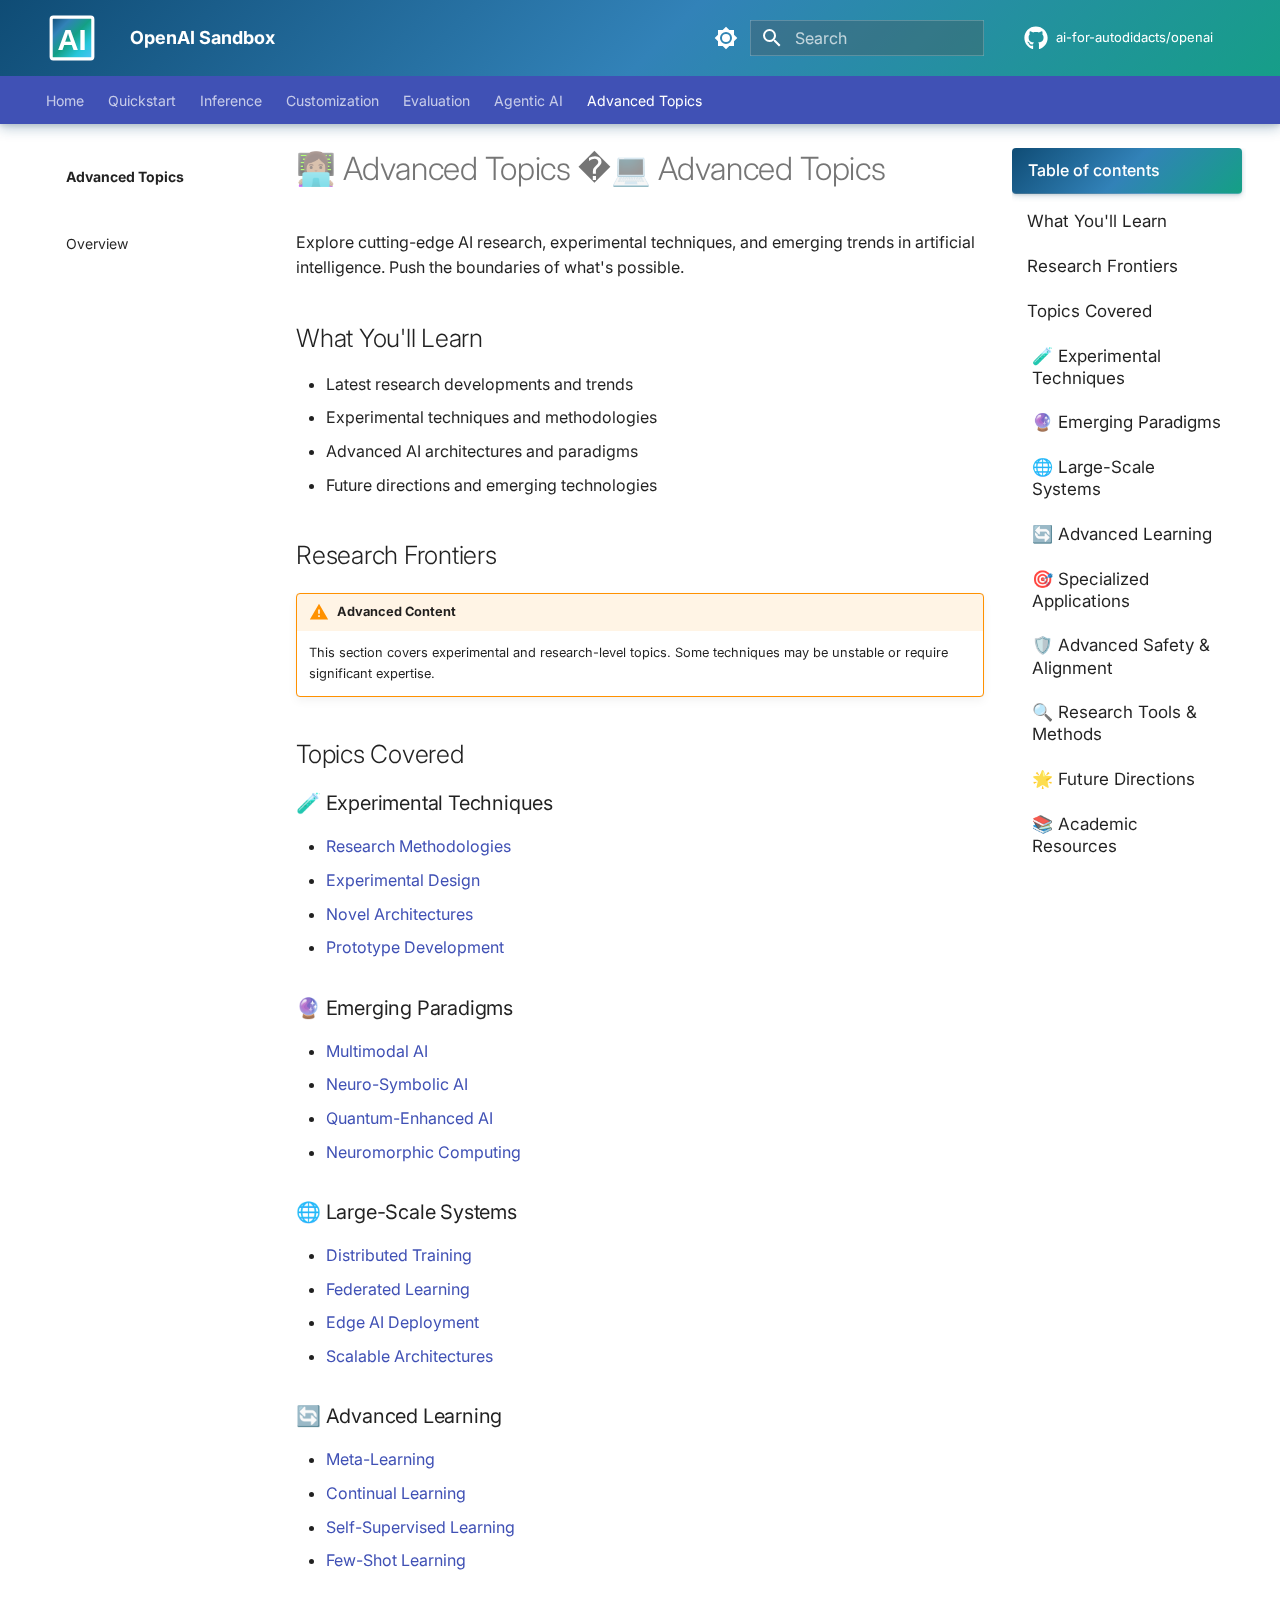
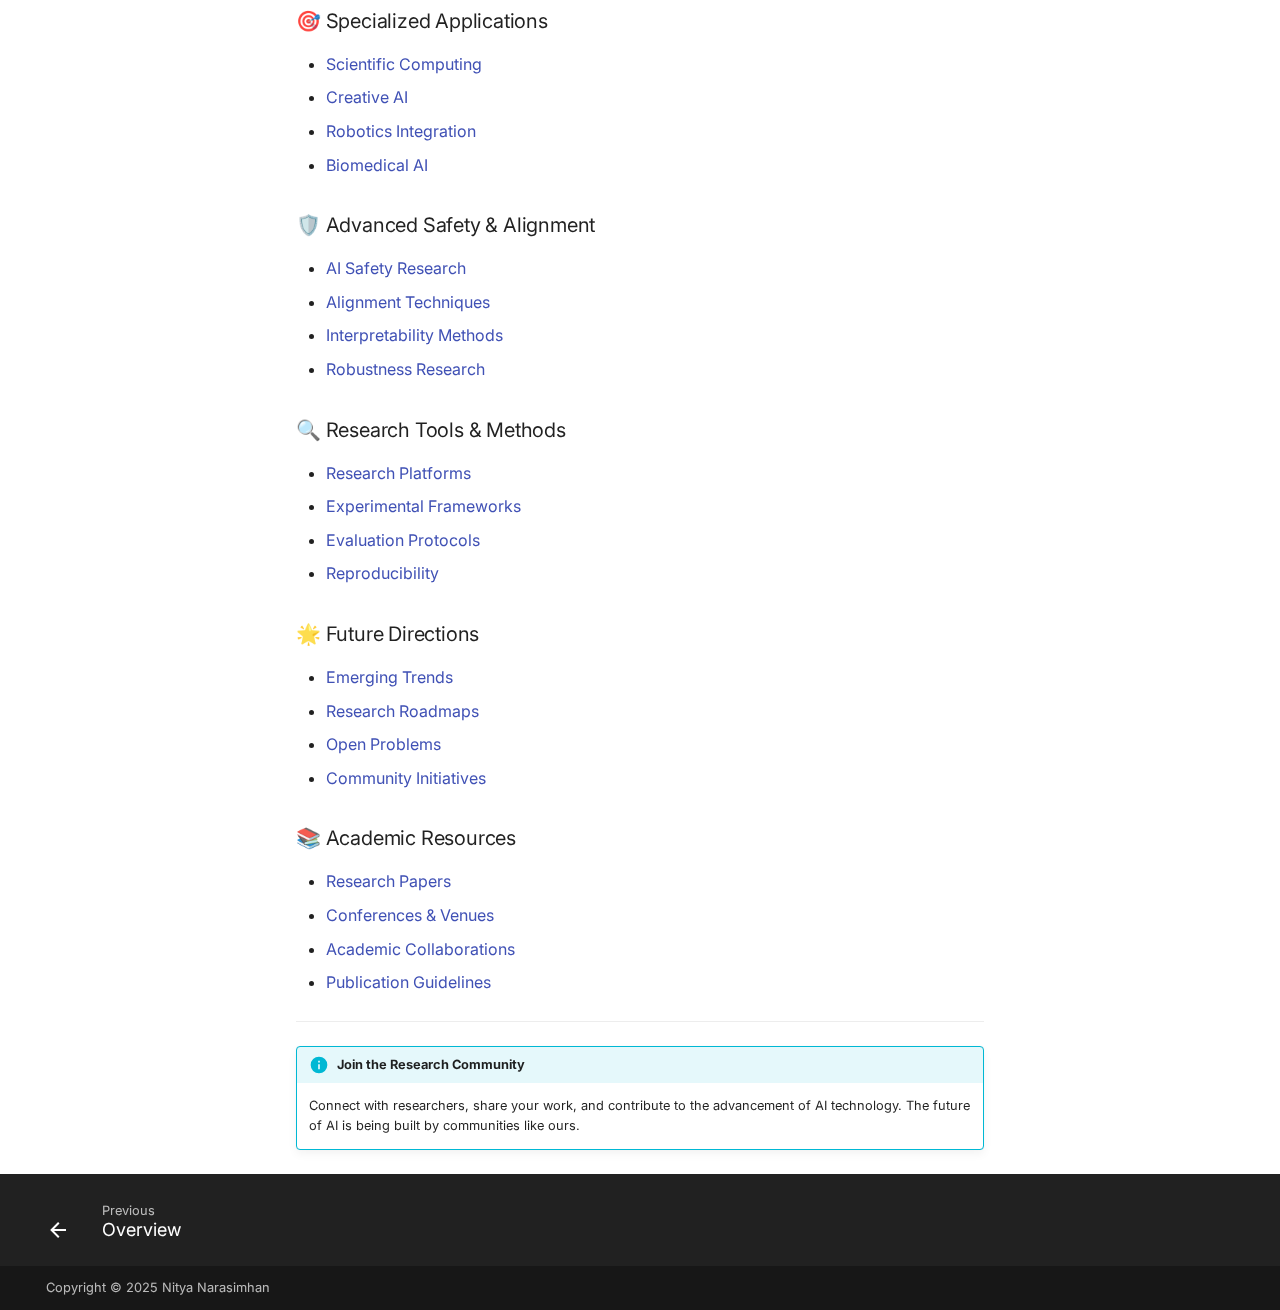
<file: 6-advanced-topics/index.html>
<!doctype html>
<html lang="en" class="no-js">
  <head>
    
      <meta charset="utf-8">
      <meta name="viewport" content="width=device-width,initial-scale=1">
      
        <meta name="description" content="Learn Open AI By Experimenting">
      
      
        <meta name="author" content="Nitya Narasimhan">
      
      
        <link rel="canonical" href="https://ai-for-autodidacts.github.io/openai/6-advanced-topics/">
      
      
        <link rel="prev" href="../5-agentic-ai/">
      
      
      
      <link rel="icon" href="../assets/images/favicon.png">
      <meta name="generator" content="mkdocs-1.6.1, mkdocs-material-9.6.18">
    
    
      
        <title>Overview - OpenAI Sandbox</title>
      
    
    
      <link rel="stylesheet" href="../assets/stylesheets/main.7e37652d.min.css">
      
        
        <link rel="stylesheet" href="../assets/stylesheets/palette.06af60db.min.css">
      
      


    
    
      
    
    
      
        
        
        <link rel="preconnect" href="https://fonts.gstatic.com" crossorigin>
        <link rel="stylesheet" href="https://fonts.googleapis.com/css?family=Inter:300,300i,400,400i,700,700i%7CJetBrains+Mono:400,400i,700,700i&display=fallback">
        <style>:root{--md-text-font:"Inter";--md-code-font:"JetBrains Mono"}</style>
      
    
    
      <link rel="stylesheet" href="../stylesheets/extra.css">
    
    <script>__md_scope=new URL("..",location),__md_hash=e=>[...e].reduce(((e,_)=>(e<<5)-e+_.charCodeAt(0)),0),__md_get=(e,_=localStorage,t=__md_scope)=>JSON.parse(_.getItem(t.pathname+"."+e)),__md_set=(e,_,t=localStorage,a=__md_scope)=>{try{t.setItem(a.pathname+"."+e,JSON.stringify(_))}catch(e){}}</script>
    
      

    
    
    
  </head>
  
  
    
    
      
    
    
    
    
    <body dir="ltr" data-md-color-scheme="default" data-md-color-primary="custom" data-md-color-accent="custom">
  
    
    <input class="md-toggle" data-md-toggle="drawer" type="checkbox" id="__drawer" autocomplete="off">
    <input class="md-toggle" data-md-toggle="search" type="checkbox" id="__search" autocomplete="off">
    <label class="md-overlay" for="__drawer"></label>
    <div data-md-component="skip">
      
        
        <a href="#advanced-topics-advanced-topics" class="md-skip">
          Skip to content
        </a>
      
    </div>
    <div data-md-component="announce">
      
    </div>
    
    
      

  

<header class="md-header md-header--shadow md-header--lifted" data-md-component="header">
  <nav class="md-header__inner md-grid" aria-label="Header">
    <a href=".." title="OpenAI Sandbox" class="md-header__button md-logo" aria-label="OpenAI Sandbox" data-md-component="logo">
      
  <img src="../assets/logo.svg" alt="logo">

    </a>
    <label class="md-header__button md-icon" for="__drawer">
      
      <svg xmlns="http://www.w3.org/2000/svg" viewBox="0 0 24 24"><path d="M3 6h18v2H3zm0 5h18v2H3zm0 5h18v2H3z"/></svg>
    </label>
    <div class="md-header__title" data-md-component="header-title">
      <div class="md-header__ellipsis">
        <div class="md-header__topic">
          <span class="md-ellipsis">
            OpenAI Sandbox
          </span>
        </div>
        <div class="md-header__topic" data-md-component="header-topic">
          <span class="md-ellipsis">
            
              Overview
            
          </span>
        </div>
      </div>
    </div>
    
      
        <form class="md-header__option" data-md-component="palette">
  
    
    
    
    <input class="md-option" data-md-color-media="(prefers-color-scheme: light)" data-md-color-scheme="default" data-md-color-primary="custom" data-md-color-accent="custom"  aria-label="Switch to dark mode"  type="radio" name="__palette" id="__palette_0">
    
      <label class="md-header__button md-icon" title="Switch to dark mode" for="__palette_1" hidden>
        <svg xmlns="http://www.w3.org/2000/svg" viewBox="0 0 24 24"><path d="M12 8a4 4 0 0 0-4 4 4 4 0 0 0 4 4 4 4 0 0 0 4-4 4 4 0 0 0-4-4m0 10a6 6 0 0 1-6-6 6 6 0 0 1 6-6 6 6 0 0 1 6 6 6 6 0 0 1-6 6m8-9.31V4h-4.69L12 .69 8.69 4H4v4.69L.69 12 4 15.31V20h4.69L12 23.31 15.31 20H20v-4.69L23.31 12z"/></svg>
      </label>
    
  
    
    
    
    <input class="md-option" data-md-color-media="(prefers-color-scheme: dark)" data-md-color-scheme="slate" data-md-color-primary="custom" data-md-color-accent="custom"  aria-label="Switch to light mode"  type="radio" name="__palette" id="__palette_1">
    
      <label class="md-header__button md-icon" title="Switch to light mode" for="__palette_0" hidden>
        <svg xmlns="http://www.w3.org/2000/svg" viewBox="0 0 24 24"><path d="M12 18c-.89 0-1.74-.2-2.5-.55C11.56 16.5 13 14.42 13 12s-1.44-4.5-3.5-5.45C10.26 6.2 11.11 6 12 6a6 6 0 0 1 6 6 6 6 0 0 1-6 6m8-9.31V4h-4.69L12 .69 8.69 4H4v4.69L.69 12 4 15.31V20h4.69L12 23.31 15.31 20H20v-4.69L23.31 12z"/></svg>
      </label>
    
  
</form>
      
    
    
      <script>var palette=__md_get("__palette");if(palette&&palette.color){if("(prefers-color-scheme)"===palette.color.media){var media=matchMedia("(prefers-color-scheme: light)"),input=document.querySelector(media.matches?"[data-md-color-media='(prefers-color-scheme: light)']":"[data-md-color-media='(prefers-color-scheme: dark)']");palette.color.media=input.getAttribute("data-md-color-media"),palette.color.scheme=input.getAttribute("data-md-color-scheme"),palette.color.primary=input.getAttribute("data-md-color-primary"),palette.color.accent=input.getAttribute("data-md-color-accent")}for(var[key,value]of Object.entries(palette.color))document.body.setAttribute("data-md-color-"+key,value)}</script>
    
    
    
      
      
        <label class="md-header__button md-icon" for="__search">
          
          <svg xmlns="http://www.w3.org/2000/svg" viewBox="0 0 24 24"><path d="M9.5 3A6.5 6.5 0 0 1 16 9.5c0 1.61-.59 3.09-1.56 4.23l.27.27h.79l5 5-1.5 1.5-5-5v-.79l-.27-.27A6.52 6.52 0 0 1 9.5 16 6.5 6.5 0 0 1 3 9.5 6.5 6.5 0 0 1 9.5 3m0 2C7 5 5 7 5 9.5S7 14 9.5 14 14 12 14 9.5 12 5 9.5 5"/></svg>
        </label>
        <div class="md-search" data-md-component="search" role="dialog">
  <label class="md-search__overlay" for="__search"></label>
  <div class="md-search__inner" role="search">
    <form class="md-search__form" name="search">
      <input type="text" class="md-search__input" name="query" aria-label="Search" placeholder="Search" autocapitalize="off" autocorrect="off" autocomplete="off" spellcheck="false" data-md-component="search-query" required>
      <label class="md-search__icon md-icon" for="__search">
        
        <svg xmlns="http://www.w3.org/2000/svg" viewBox="0 0 24 24"><path d="M9.5 3A6.5 6.5 0 0 1 16 9.5c0 1.61-.59 3.09-1.56 4.23l.27.27h.79l5 5-1.5 1.5-5-5v-.79l-.27-.27A6.52 6.52 0 0 1 9.5 16 6.5 6.5 0 0 1 3 9.5 6.5 6.5 0 0 1 9.5 3m0 2C7 5 5 7 5 9.5S7 14 9.5 14 14 12 14 9.5 12 5 9.5 5"/></svg>
        
        <svg xmlns="http://www.w3.org/2000/svg" viewBox="0 0 24 24"><path d="M20 11v2H8l5.5 5.5-1.42 1.42L4.16 12l7.92-7.92L13.5 5.5 8 11z"/></svg>
      </label>
      <nav class="md-search__options" aria-label="Search">
        
          <a href="javascript:void(0)" class="md-search__icon md-icon" title="Share" aria-label="Share" data-clipboard data-clipboard-text="" data-md-component="search-share" tabindex="-1">
            
            <svg xmlns="http://www.w3.org/2000/svg" viewBox="0 0 24 24"><path d="M18 16.08c-.76 0-1.44.3-1.96.77L8.91 12.7c.05-.23.09-.46.09-.7s-.04-.47-.09-.7l7.05-4.11c.54.5 1.25.81 2.04.81a3 3 0 0 0 3-3 3 3 0 0 0-3-3 3 3 0 0 0-3 3c0 .24.04.47.09.7L8.04 9.81C7.5 9.31 6.79 9 6 9a3 3 0 0 0-3 3 3 3 0 0 0 3 3c.79 0 1.5-.31 2.04-.81l7.12 4.15c-.05.21-.08.43-.08.66 0 1.61 1.31 2.91 2.92 2.91s2.92-1.3 2.92-2.91A2.92 2.92 0 0 0 18 16.08"/></svg>
          </a>
        
        <button type="reset" class="md-search__icon md-icon" title="Clear" aria-label="Clear" tabindex="-1">
          
          <svg xmlns="http://www.w3.org/2000/svg" viewBox="0 0 24 24"><path d="M19 6.41 17.59 5 12 10.59 6.41 5 5 6.41 10.59 12 5 17.59 6.41 19 12 13.41 17.59 19 19 17.59 13.41 12z"/></svg>
        </button>
      </nav>
      
        <div class="md-search__suggest" data-md-component="search-suggest"></div>
      
    </form>
    <div class="md-search__output">
      <div class="md-search__scrollwrap" tabindex="0" data-md-scrollfix>
        <div class="md-search-result" data-md-component="search-result">
          <div class="md-search-result__meta">
            Initializing search
          </div>
          <ol class="md-search-result__list" role="presentation"></ol>
        </div>
      </div>
    </div>
  </div>
</div>
      
    
    
      <div class="md-header__source">
        <a href="https://github.com/ai-for-autodidacts/openai" title="Go to repository" class="md-source" data-md-component="source">
  <div class="md-source__icon md-icon">
    
    <svg xmlns="http://www.w3.org/2000/svg" viewBox="0 0 512 512"><!--! Font Awesome Free 7.0.0 by @fontawesome - https://fontawesome.com License - https://fontawesome.com/license/free (Icons: CC BY 4.0, Fonts: SIL OFL 1.1, Code: MIT License) Copyright 2025 Fonticons, Inc.--><path fill="currentColor" d="M173.9 397.4c0 2-2.3 3.6-5.2 3.6-3.3.3-5.6-1.3-5.6-3.6 0-2 2.3-3.6 5.2-3.6 3-.3 5.6 1.3 5.6 3.6m-31.1-4.5c-.7 2 1.3 4.3 4.3 4.9 2.6 1 5.6 0 6.2-2s-1.3-4.3-4.3-5.2c-2.6-.7-5.5.3-6.2 2.3m44.2-1.7c-2.9.7-4.9 2.6-4.6 4.9.3 2 2.9 3.3 5.9 2.6 2.9-.7 4.9-2.6 4.6-4.6-.3-1.9-3-3.2-5.9-2.9M252.8 8C114.1 8 8 113.3 8 252c0 110.9 69.8 205.8 169.5 239.2 12.8 2.3 17.3-5.6 17.3-12.1 0-6.2-.3-40.4-.3-61.4 0 0-70 15-84.7-29.8 0 0-11.4-29.1-27.8-36.6 0 0-22.9-15.7 1.6-15.4 0 0 24.9 2 38.6 25.8 21.9 38.6 58.6 27.5 72.9 20.9 2.3-16 8.8-27.1 16-33.7-55.9-6.2-112.3-14.3-112.3-110.5 0-27.5 7.6-41.3 23.6-58.9-2.6-6.5-11.1-33.3 2.6-67.9 20.9-6.5 69 27 69 27 20-5.6 41.5-8.5 62.8-8.5s42.8 2.9 62.8 8.5c0 0 48.1-33.6 69-27 13.7 34.7 5.2 61.4 2.6 67.9 16 17.7 25.8 31.5 25.8 58.9 0 96.5-58.9 104.2-114.8 110.5 9.2 7.9 17 22.9 17 46.4 0 33.7-.3 75.4-.3 83.6 0 6.5 4.6 14.4 17.3 12.1C436.2 457.8 504 362.9 504 252 504 113.3 391.5 8 252.8 8M105.2 352.9c-1.3 1-1 3.3.7 5.2 1.6 1.6 3.9 2.3 5.2 1 1.3-1 1-3.3-.7-5.2-1.6-1.6-3.9-2.3-5.2-1m-10.8-8.1c-.7 1.3.3 2.9 2.3 3.9 1.6 1 3.6.7 4.3-.7.7-1.3-.3-2.9-2.3-3.9-2-.6-3.6-.3-4.3.7m32.4 35.6c-1.6 1.3-1 4.3 1.3 6.2 2.3 2.3 5.2 2.6 6.5 1 1.3-1.3.7-4.3-1.3-6.2-2.2-2.3-5.2-2.6-6.5-1m-11.4-14.7c-1.6 1-1.6 3.6 0 5.9s4.3 3.3 5.6 2.3c1.6-1.3 1.6-3.9 0-6.2-1.4-2.3-4-3.3-5.6-2"/></svg>
  </div>
  <div class="md-source__repository">
    ai-for-autodidacts/openai
  </div>
</a>
      </div>
    
  </nav>
  
    
      
<nav class="md-tabs" aria-label="Tabs" data-md-component="tabs">
  <div class="md-grid">
    <ul class="md-tabs__list">
      
        
  
  
  
  
    <li class="md-tabs__item">
      <a href=".." class="md-tabs__link">
        
  
  
    
  
  Home

      </a>
    </li>
  

      
        
  
  
  
  
    
    
      <li class="md-tabs__item">
        <a href="../1-quickstart/" class="md-tabs__link">
          
  
  
  Quickstart

        </a>
      </li>
    
  

      
        
  
  
  
  
    
    
      <li class="md-tabs__item">
        <a href="../2-model-inference/" class="md-tabs__link">
          
  
  
  Inference

        </a>
      </li>
    
  

      
        
  
  
  
  
    
    
      <li class="md-tabs__item">
        <a href="../3-model-customization/" class="md-tabs__link">
          
  
  
  Customization

        </a>
      </li>
    
  

      
        
  
  
  
  
    
    
      <li class="md-tabs__item">
        <a href="../4-model-evaluation/" class="md-tabs__link">
          
  
  
  Evaluation

        </a>
      </li>
    
  

      
        
  
  
  
  
    
    
      <li class="md-tabs__item">
        <a href="../5-agentic-ai/" class="md-tabs__link">
          
  
  
  Agentic AI

        </a>
      </li>
    
  

      
        
  
  
  
    
  
  
    
    
      <li class="md-tabs__item md-tabs__item--active">
        <a href="./" class="md-tabs__link">
          
  
  
  Advanced Topics

        </a>
      </li>
    
  

      
    </ul>
  </div>
</nav>
    
  
</header>
    
    <div class="md-container" data-md-component="container">
      
      
        
      
      <main class="md-main" data-md-component="main">
        <div class="md-main__inner md-grid">
          
            
              
              <div class="md-sidebar md-sidebar--primary" data-md-component="sidebar" data-md-type="navigation" >
                <div class="md-sidebar__scrollwrap">
                  <div class="md-sidebar__inner">
                    


  


<nav class="md-nav md-nav--primary md-nav--lifted" aria-label="Navigation" data-md-level="0">
  <label class="md-nav__title" for="__drawer">
    <a href=".." title="OpenAI Sandbox" class="md-nav__button md-logo" aria-label="OpenAI Sandbox" data-md-component="logo">
      
  <img src="../assets/logo.svg" alt="logo">

    </a>
    OpenAI Sandbox
  </label>
  
    <div class="md-nav__source">
      <a href="https://github.com/ai-for-autodidacts/openai" title="Go to repository" class="md-source" data-md-component="source">
  <div class="md-source__icon md-icon">
    
    <svg xmlns="http://www.w3.org/2000/svg" viewBox="0 0 512 512"><!--! Font Awesome Free 7.0.0 by @fontawesome - https://fontawesome.com License - https://fontawesome.com/license/free (Icons: CC BY 4.0, Fonts: SIL OFL 1.1, Code: MIT License) Copyright 2025 Fonticons, Inc.--><path fill="currentColor" d="M173.9 397.4c0 2-2.3 3.6-5.2 3.6-3.3.3-5.6-1.3-5.6-3.6 0-2 2.3-3.6 5.2-3.6 3-.3 5.6 1.3 5.6 3.6m-31.1-4.5c-.7 2 1.3 4.3 4.3 4.9 2.6 1 5.6 0 6.2-2s-1.3-4.3-4.3-5.2c-2.6-.7-5.5.3-6.2 2.3m44.2-1.7c-2.9.7-4.9 2.6-4.6 4.9.3 2 2.9 3.3 5.9 2.6 2.9-.7 4.9-2.6 4.6-4.6-.3-1.9-3-3.2-5.9-2.9M252.8 8C114.1 8 8 113.3 8 252c0 110.9 69.8 205.8 169.5 239.2 12.8 2.3 17.3-5.6 17.3-12.1 0-6.2-.3-40.4-.3-61.4 0 0-70 15-84.7-29.8 0 0-11.4-29.1-27.8-36.6 0 0-22.9-15.7 1.6-15.4 0 0 24.9 2 38.6 25.8 21.9 38.6 58.6 27.5 72.9 20.9 2.3-16 8.8-27.1 16-33.7-55.9-6.2-112.3-14.3-112.3-110.5 0-27.5 7.6-41.3 23.6-58.9-2.6-6.5-11.1-33.3 2.6-67.9 20.9-6.5 69 27 69 27 20-5.6 41.5-8.5 62.8-8.5s42.8 2.9 62.8 8.5c0 0 48.1-33.6 69-27 13.7 34.7 5.2 61.4 2.6 67.9 16 17.7 25.8 31.5 25.8 58.9 0 96.5-58.9 104.2-114.8 110.5 9.2 7.9 17 22.9 17 46.4 0 33.7-.3 75.4-.3 83.6 0 6.5 4.6 14.4 17.3 12.1C436.2 457.8 504 362.9 504 252 504 113.3 391.5 8 252.8 8M105.2 352.9c-1.3 1-1 3.3.7 5.2 1.6 1.6 3.9 2.3 5.2 1 1.3-1 1-3.3-.7-5.2-1.6-1.6-3.9-2.3-5.2-1m-10.8-8.1c-.7 1.3.3 2.9 2.3 3.9 1.6 1 3.6.7 4.3-.7.7-1.3-.3-2.9-2.3-3.9-2-.6-3.6-.3-4.3.7m32.4 35.6c-1.6 1.3-1 4.3 1.3 6.2 2.3 2.3 5.2 2.6 6.5 1 1.3-1.3.7-4.3-1.3-6.2-2.2-2.3-5.2-2.6-6.5-1m-11.4-14.7c-1.6 1-1.6 3.6 0 5.9s4.3 3.3 5.6 2.3c1.6-1.3 1.6-3.9 0-6.2-1.4-2.3-4-3.3-5.6-2"/></svg>
  </div>
  <div class="md-source__repository">
    ai-for-autodidacts/openai
  </div>
</a>
    </div>
  
  <ul class="md-nav__list" data-md-scrollfix>
    
      
      
  
  
  
  
    <li class="md-nav__item">
      <a href=".." class="md-nav__link">
        
  
  
  <span class="md-ellipsis">
    Home
    
  </span>
  

      </a>
    </li>
  

    
      
      
  
  
  
  
    
    
    
    
      
      
        
      
    
    
    <li class="md-nav__item md-nav__item--nested">
      
        
        
          
        
        <input class="md-nav__toggle md-toggle md-toggle--indeterminate" type="checkbox" id="__nav_2" >
        
          
          <label class="md-nav__link" for="__nav_2" id="__nav_2_label" tabindex="0">
            
  
  
  <span class="md-ellipsis">
    Quickstart
    
  </span>
  

            <span class="md-nav__icon md-icon"></span>
          </label>
        
        <nav class="md-nav" data-md-level="1" aria-labelledby="__nav_2_label" aria-expanded="false">
          <label class="md-nav__title" for="__nav_2">
            <span class="md-nav__icon md-icon"></span>
            Quickstart
          </label>
          <ul class="md-nav__list" data-md-scrollfix>
            
              
                
  
  
  
  
    <li class="md-nav__item">
      <a href="../1-quickstart/" class="md-nav__link">
        
  
  
  <span class="md-ellipsis">
    Overview
    
  </span>
  

      </a>
    </li>
  

              
            
          </ul>
        </nav>
      
    </li>
  

    
      
      
  
  
  
  
    
    
    
    
      
      
        
      
    
    
    <li class="md-nav__item md-nav__item--nested">
      
        
        
          
        
        <input class="md-nav__toggle md-toggle md-toggle--indeterminate" type="checkbox" id="__nav_3" >
        
          
          <label class="md-nav__link" for="__nav_3" id="__nav_3_label" tabindex="0">
            
  
  
  <span class="md-ellipsis">
    Inference
    
  </span>
  

            <span class="md-nav__icon md-icon"></span>
          </label>
        
        <nav class="md-nav" data-md-level="1" aria-labelledby="__nav_3_label" aria-expanded="false">
          <label class="md-nav__title" for="__nav_3">
            <span class="md-nav__icon md-icon"></span>
            Inference
          </label>
          <ul class="md-nav__list" data-md-scrollfix>
            
              
                
  
  
  
  
    <li class="md-nav__item">
      <a href="../2-model-inference/" class="md-nav__link">
        
  
  
  <span class="md-ellipsis">
    Overview
    
  </span>
  

      </a>
    </li>
  

              
            
          </ul>
        </nav>
      
    </li>
  

    
      
      
  
  
  
  
    
    
    
    
      
      
        
      
    
    
    <li class="md-nav__item md-nav__item--nested">
      
        
        
          
        
        <input class="md-nav__toggle md-toggle md-toggle--indeterminate" type="checkbox" id="__nav_4" >
        
          
          <label class="md-nav__link" for="__nav_4" id="__nav_4_label" tabindex="0">
            
  
  
  <span class="md-ellipsis">
    Customization
    
  </span>
  

            <span class="md-nav__icon md-icon"></span>
          </label>
        
        <nav class="md-nav" data-md-level="1" aria-labelledby="__nav_4_label" aria-expanded="false">
          <label class="md-nav__title" for="__nav_4">
            <span class="md-nav__icon md-icon"></span>
            Customization
          </label>
          <ul class="md-nav__list" data-md-scrollfix>
            
              
                
  
  
  
  
    <li class="md-nav__item">
      <a href="../3-model-customization/" class="md-nav__link">
        
  
  
  <span class="md-ellipsis">
    Overview
    
  </span>
  

      </a>
    </li>
  

              
            
          </ul>
        </nav>
      
    </li>
  

    
      
      
  
  
  
  
    
    
    
    
      
      
        
      
    
    
    <li class="md-nav__item md-nav__item--nested">
      
        
        
          
        
        <input class="md-nav__toggle md-toggle md-toggle--indeterminate" type="checkbox" id="__nav_5" >
        
          
          <label class="md-nav__link" for="__nav_5" id="__nav_5_label" tabindex="0">
            
  
  
  <span class="md-ellipsis">
    Evaluation
    
  </span>
  

            <span class="md-nav__icon md-icon"></span>
          </label>
        
        <nav class="md-nav" data-md-level="1" aria-labelledby="__nav_5_label" aria-expanded="false">
          <label class="md-nav__title" for="__nav_5">
            <span class="md-nav__icon md-icon"></span>
            Evaluation
          </label>
          <ul class="md-nav__list" data-md-scrollfix>
            
              
                
  
  
  
  
    <li class="md-nav__item">
      <a href="../4-model-evaluation/" class="md-nav__link">
        
  
  
  <span class="md-ellipsis">
    Overview
    
  </span>
  

      </a>
    </li>
  

              
            
          </ul>
        </nav>
      
    </li>
  

    
      
      
  
  
  
  
    
    
    
    
      
      
        
      
    
    
    <li class="md-nav__item md-nav__item--nested">
      
        
        
          
        
        <input class="md-nav__toggle md-toggle md-toggle--indeterminate" type="checkbox" id="__nav_6" >
        
          
          <label class="md-nav__link" for="__nav_6" id="__nav_6_label" tabindex="0">
            
  
  
  <span class="md-ellipsis">
    Agentic AI
    
  </span>
  

            <span class="md-nav__icon md-icon"></span>
          </label>
        
        <nav class="md-nav" data-md-level="1" aria-labelledby="__nav_6_label" aria-expanded="false">
          <label class="md-nav__title" for="__nav_6">
            <span class="md-nav__icon md-icon"></span>
            Agentic AI
          </label>
          <ul class="md-nav__list" data-md-scrollfix>
            
              
                
  
  
  
  
    <li class="md-nav__item">
      <a href="../5-agentic-ai/" class="md-nav__link">
        
  
  
  <span class="md-ellipsis">
    Overview
    
  </span>
  

      </a>
    </li>
  

              
            
          </ul>
        </nav>
      
    </li>
  

    
      
      
  
  
    
  
  
  
    
    
    
    
      
        
        
      
      
        
      
    
    
    <li class="md-nav__item md-nav__item--active md-nav__item--section md-nav__item--nested">
      
        
        
        <input class="md-nav__toggle md-toggle " type="checkbox" id="__nav_7" checked>
        
          
          <label class="md-nav__link" for="__nav_7" id="__nav_7_label" tabindex="">
            
  
  
  <span class="md-ellipsis">
    Advanced Topics
    
  </span>
  

            <span class="md-nav__icon md-icon"></span>
          </label>
        
        <nav class="md-nav" data-md-level="1" aria-labelledby="__nav_7_label" aria-expanded="true">
          <label class="md-nav__title" for="__nav_7">
            <span class="md-nav__icon md-icon"></span>
            Advanced Topics
          </label>
          <ul class="md-nav__list" data-md-scrollfix>
            
              
                
  
  
    
  
  
  
    <li class="md-nav__item md-nav__item--active">
      
      <input class="md-nav__toggle md-toggle" type="checkbox" id="__toc">
      
      
        
      
      
        <label class="md-nav__link md-nav__link--active" for="__toc">
          
  
  
  <span class="md-ellipsis">
    Overview
    
  </span>
  

          <span class="md-nav__icon md-icon"></span>
        </label>
      
      <a href="./" class="md-nav__link md-nav__link--active">
        
  
  
  <span class="md-ellipsis">
    Overview
    
  </span>
  

      </a>
      
        

<nav class="md-nav md-nav--secondary" aria-label="Table of contents">
  
  
  
    
  
  
    <label class="md-nav__title" for="__toc">
      <span class="md-nav__icon md-icon"></span>
      Table of contents
    </label>
    <ul class="md-nav__list" data-md-component="toc" data-md-scrollfix>
      
        <li class="md-nav__item">
  <a href="#what-youll-learn" class="md-nav__link">
    <span class="md-ellipsis">
      What You'll Learn
    </span>
  </a>
  
</li>
      
        <li class="md-nav__item">
  <a href="#research-frontiers" class="md-nav__link">
    <span class="md-ellipsis">
      Research Frontiers
    </span>
  </a>
  
</li>
      
        <li class="md-nav__item">
  <a href="#topics-covered" class="md-nav__link">
    <span class="md-ellipsis">
      Topics Covered
    </span>
  </a>
  
    <nav class="md-nav" aria-label="Topics Covered">
      <ul class="md-nav__list">
        
          <li class="md-nav__item">
  <a href="#experimental-techniques" class="md-nav__link">
    <span class="md-ellipsis">
      🧪 Experimental Techniques
    </span>
  </a>
  
</li>
        
          <li class="md-nav__item">
  <a href="#emerging-paradigms" class="md-nav__link">
    <span class="md-ellipsis">
      🔮 Emerging Paradigms
    </span>
  </a>
  
</li>
        
          <li class="md-nav__item">
  <a href="#large-scale-systems" class="md-nav__link">
    <span class="md-ellipsis">
      🌐 Large-Scale Systems
    </span>
  </a>
  
</li>
        
          <li class="md-nav__item">
  <a href="#advanced-learning" class="md-nav__link">
    <span class="md-ellipsis">
      🔄 Advanced Learning
    </span>
  </a>
  
</li>
        
          <li class="md-nav__item">
  <a href="#specialized-applications" class="md-nav__link">
    <span class="md-ellipsis">
      🎯 Specialized Applications
    </span>
  </a>
  
</li>
        
          <li class="md-nav__item">
  <a href="#advanced-safety-alignment" class="md-nav__link">
    <span class="md-ellipsis">
      🛡️ Advanced Safety &amp; Alignment
    </span>
  </a>
  
</li>
        
          <li class="md-nav__item">
  <a href="#research-tools-methods" class="md-nav__link">
    <span class="md-ellipsis">
      🔍 Research Tools &amp; Methods
    </span>
  </a>
  
</li>
        
          <li class="md-nav__item">
  <a href="#future-directions" class="md-nav__link">
    <span class="md-ellipsis">
      🌟 Future Directions
    </span>
  </a>
  
</li>
        
          <li class="md-nav__item">
  <a href="#academic-resources" class="md-nav__link">
    <span class="md-ellipsis">
      📚 Academic Resources
    </span>
  </a>
  
</li>
        
      </ul>
    </nav>
  
</li>
      
    </ul>
  
</nav>
      
    </li>
  

              
            
          </ul>
        </nav>
      
    </li>
  

    
  </ul>
</nav>
                  </div>
                </div>
              </div>
            
            
              
              <div class="md-sidebar md-sidebar--secondary" data-md-component="sidebar" data-md-type="toc" >
                <div class="md-sidebar__scrollwrap">
                  <div class="md-sidebar__inner">
                    

<nav class="md-nav md-nav--secondary" aria-label="Table of contents">
  
  
  
    
  
  
    <label class="md-nav__title" for="__toc">
      <span class="md-nav__icon md-icon"></span>
      Table of contents
    </label>
    <ul class="md-nav__list" data-md-component="toc" data-md-scrollfix>
      
        <li class="md-nav__item">
  <a href="#what-youll-learn" class="md-nav__link">
    <span class="md-ellipsis">
      What You'll Learn
    </span>
  </a>
  
</li>
      
        <li class="md-nav__item">
  <a href="#research-frontiers" class="md-nav__link">
    <span class="md-ellipsis">
      Research Frontiers
    </span>
  </a>
  
</li>
      
        <li class="md-nav__item">
  <a href="#topics-covered" class="md-nav__link">
    <span class="md-ellipsis">
      Topics Covered
    </span>
  </a>
  
    <nav class="md-nav" aria-label="Topics Covered">
      <ul class="md-nav__list">
        
          <li class="md-nav__item">
  <a href="#experimental-techniques" class="md-nav__link">
    <span class="md-ellipsis">
      🧪 Experimental Techniques
    </span>
  </a>
  
</li>
        
          <li class="md-nav__item">
  <a href="#emerging-paradigms" class="md-nav__link">
    <span class="md-ellipsis">
      🔮 Emerging Paradigms
    </span>
  </a>
  
</li>
        
          <li class="md-nav__item">
  <a href="#large-scale-systems" class="md-nav__link">
    <span class="md-ellipsis">
      🌐 Large-Scale Systems
    </span>
  </a>
  
</li>
        
          <li class="md-nav__item">
  <a href="#advanced-learning" class="md-nav__link">
    <span class="md-ellipsis">
      🔄 Advanced Learning
    </span>
  </a>
  
</li>
        
          <li class="md-nav__item">
  <a href="#specialized-applications" class="md-nav__link">
    <span class="md-ellipsis">
      🎯 Specialized Applications
    </span>
  </a>
  
</li>
        
          <li class="md-nav__item">
  <a href="#advanced-safety-alignment" class="md-nav__link">
    <span class="md-ellipsis">
      🛡️ Advanced Safety &amp; Alignment
    </span>
  </a>
  
</li>
        
          <li class="md-nav__item">
  <a href="#research-tools-methods" class="md-nav__link">
    <span class="md-ellipsis">
      🔍 Research Tools &amp; Methods
    </span>
  </a>
  
</li>
        
          <li class="md-nav__item">
  <a href="#future-directions" class="md-nav__link">
    <span class="md-ellipsis">
      🌟 Future Directions
    </span>
  </a>
  
</li>
        
          <li class="md-nav__item">
  <a href="#academic-resources" class="md-nav__link">
    <span class="md-ellipsis">
      📚 Academic Resources
    </span>
  </a>
  
</li>
        
      </ul>
    </nav>
  
</li>
      
    </ul>
  
</nav>
                  </div>
                </div>
              </div>
            
          
          
            <div class="md-content" data-md-component="content">
              <article class="md-content__inner md-typeset">
                
                  


  
  


<h1 id="advanced-topics-advanced-topics">👩🏽‍💻 Advanced Topics �‍💻 Advanced Topics<a class="headerlink" href="#advanced-topics-advanced-topics" title="Permanent link">&para;</a></h1>
<p>Explore cutting-edge AI research, experimental techniques, and emerging trends in artificial intelligence. Push the boundaries of what's possible.</p>
<h2 id="what-youll-learn">What You'll Learn<a class="headerlink" href="#what-youll-learn" title="Permanent link">&para;</a></h2>
<ul>
<li>Latest research developments and trends</li>
<li>Experimental techniques and methodologies</li>
<li>Advanced AI architectures and paradigms</li>
<li>Future directions and emerging technologies</li>
</ul>
<h2 id="research-frontiers">Research Frontiers<a class="headerlink" href="#research-frontiers" title="Permanent link">&para;</a></h2>
<div class="admonition warning">
<p class="admonition-title">Advanced Content</p>
<p>This section covers experimental and research-level topics. Some techniques may be unstable or require significant expertise.</p>
</div>
<h2 id="topics-covered">Topics Covered<a class="headerlink" href="#topics-covered" title="Permanent link">&para;</a></h2>
<h3 id="experimental-techniques">🧪 Experimental Techniques<a class="headerlink" href="#experimental-techniques" title="Permanent link">&para;</a></h3>
<ul>
<li><a href="research-methodologies.md">Research Methodologies</a></li>
<li><a href="experimental-design.md">Experimental Design</a></li>
<li><a href="novel-architectures.md">Novel Architectures</a></li>
<li><a href="prototype-development.md">Prototype Development</a></li>
</ul>
<h3 id="emerging-paradigms">🔮 Emerging Paradigms<a class="headerlink" href="#emerging-paradigms" title="Permanent link">&para;</a></h3>
<ul>
<li><a href="multimodal-ai.md">Multimodal AI</a></li>
<li><a href="neuro-symbolic.md">Neuro-Symbolic AI</a></li>
<li><a href="quantum-ai.md">Quantum-Enhanced AI</a></li>
<li><a href="neuromorphic.md">Neuromorphic Computing</a></li>
</ul>
<h3 id="large-scale-systems">🌐 Large-Scale Systems<a class="headerlink" href="#large-scale-systems" title="Permanent link">&para;</a></h3>
<ul>
<li><a href="distributed-training.md">Distributed Training</a></li>
<li><a href="federated-learning.md">Federated Learning</a></li>
<li><a href="edge-ai.md">Edge AI Deployment</a></li>
<li><a href="scalable-architectures.md">Scalable Architectures</a></li>
</ul>
<h3 id="advanced-learning">🔄 Advanced Learning<a class="headerlink" href="#advanced-learning" title="Permanent link">&para;</a></h3>
<ul>
<li><a href="meta-learning.md">Meta-Learning</a></li>
<li><a href="continual-learning.md">Continual Learning</a></li>
<li><a href="self-supervised.md">Self-Supervised Learning</a></li>
<li><a href="few-shot-learning.md">Few-Shot Learning</a></li>
</ul>
<h3 id="specialized-applications">🎯 Specialized Applications<a class="headerlink" href="#specialized-applications" title="Permanent link">&para;</a></h3>
<ul>
<li><a href="scientific-computing.md">Scientific Computing</a></li>
<li><a href="creative-ai.md">Creative AI</a></li>
<li><a href="robotics-integration.md">Robotics Integration</a></li>
<li><a href="biomedical-ai.md">Biomedical AI</a></li>
</ul>
<h3 id="advanced-safety-alignment">🛡️ Advanced Safety &amp; Alignment<a class="headerlink" href="#advanced-safety-alignment" title="Permanent link">&para;</a></h3>
<ul>
<li><a href="ai-safety-research.md">AI Safety Research</a></li>
<li><a href="alignment-techniques.md">Alignment Techniques</a></li>
<li><a href="interpretability.md">Interpretability Methods</a></li>
<li><a href="robustness-research.md">Robustness Research</a></li>
</ul>
<h3 id="research-tools-methods">🔍 Research Tools &amp; Methods<a class="headerlink" href="#research-tools-methods" title="Permanent link">&para;</a></h3>
<ul>
<li><a href="research-platforms.md">Research Platforms</a></li>
<li><a href="experimental-frameworks.md">Experimental Frameworks</a></li>
<li><a href="evaluation-protocols.md">Evaluation Protocols</a></li>
<li><a href="reproducibility.md">Reproducibility</a></li>
</ul>
<h3 id="future-directions">🌟 Future Directions<a class="headerlink" href="#future-directions" title="Permanent link">&para;</a></h3>
<ul>
<li><a href="emerging-trends.md">Emerging Trends</a></li>
<li><a href="research-roadmaps.md">Research Roadmaps</a></li>
<li><a href="open-problems.md">Open Problems</a></li>
<li><a href="community-initiatives.md">Community Initiatives</a></li>
</ul>
<h3 id="academic-resources">📚 Academic Resources<a class="headerlink" href="#academic-resources" title="Permanent link">&para;</a></h3>
<ul>
<li><a href="research-papers.md">Research Papers</a></li>
<li><a href="conferences.md">Conferences &amp; Venues</a></li>
<li><a href="academic-collaborations.md">Academic Collaborations</a></li>
<li><a href="publication-guidelines.md">Publication Guidelines</a></li>
</ul>
<hr />
<div class="admonition info">
<p class="admonition-title">Join the Research Community</p>
<p>Connect with researchers, share your work, and contribute to the advancement of AI technology. The future of AI is being built by communities like ours.</p>
</div>












                
              </article>
            </div>
          
          
  <script>var tabs=__md_get("__tabs");if(Array.isArray(tabs))e:for(var set of document.querySelectorAll(".tabbed-set")){var labels=set.querySelector(".tabbed-labels");for(var tab of tabs)for(var label of labels.getElementsByTagName("label"))if(label.innerText.trim()===tab){var input=document.getElementById(label.htmlFor);input.checked=!0;continue e}}</script>

<script>var target=document.getElementById(location.hash.slice(1));target&&target.name&&(target.checked=target.name.startsWith("__tabbed_"))</script>
        </div>
        
          <button type="button" class="md-top md-icon" data-md-component="top" hidden>
  
  <svg xmlns="http://www.w3.org/2000/svg" viewBox="0 0 24 24"><path d="M13 20h-2V8l-5.5 5.5-1.42-1.42L12 4.16l7.92 7.92-1.42 1.42L13 8z"/></svg>
  Back to top
</button>
        
      </main>
      
        <footer class="md-footer">
  
    
      
      <nav class="md-footer__inner md-grid" aria-label="Footer" >
        
          
          <a href="../5-agentic-ai/" class="md-footer__link md-footer__link--prev" aria-label="Previous: Overview">
            <div class="md-footer__button md-icon">
              
              <svg xmlns="http://www.w3.org/2000/svg" viewBox="0 0 24 24"><path d="M20 11v2H8l5.5 5.5-1.42 1.42L4.16 12l7.92-7.92L13.5 5.5 8 11z"/></svg>
            </div>
            <div class="md-footer__title">
              <span class="md-footer__direction">
                Previous
              </span>
              <div class="md-ellipsis">
                Overview
              </div>
            </div>
          </a>
        
        
      </nav>
    
  
  <div class="md-footer-meta md-typeset">
    <div class="md-footer-meta__inner md-grid">
      <div class="md-copyright">
  
    <div class="md-copyright__highlight">
      Copyright &copy; 2025 Nitya Narasimhan
    </div>
  
  
</div>
      
    </div>
  </div>
</footer>
      
    </div>
    <div class="md-dialog" data-md-component="dialog">
      <div class="md-dialog__inner md-typeset"></div>
    </div>
    
    
    
      
      <script id="__config" type="application/json">{"base": "..", "features": ["navigation.instant", "navigation.instant.prefetch", "navigation.tabs", "navigation.tabs.sticky", "navigation.sections", "navigation.expand", "navigation.path", "navigation.top", "navigation.footer", "search.suggest", "search.highlight", "search.share", "header.autohide", "content.tabs.link", "content.code.annotation", "content.code.copy", "content.code.select", "content.tooltips", "announce.dismiss"], "search": "../assets/javascripts/workers/search.973d3a69.min.js", "tags": null, "translations": {"clipboard.copied": "Copied to clipboard", "clipboard.copy": "Copy to clipboard", "search.result.more.one": "1 more on this page", "search.result.more.other": "# more on this page", "search.result.none": "No matching documents", "search.result.one": "1 matching document", "search.result.other": "# matching documents", "search.result.placeholder": "Type to start searching", "search.result.term.missing": "Missing", "select.version": "Select version"}, "version": null}</script>
    
    
      <script src="../assets/javascripts/bundle.92b07e13.min.js"></script>
      
        <script src="../javascripts/extra.js"></script>
      
    
  </body>
</html>
</file>
<file: stylesheets/extra.css>
/* Custom styles for peacock gradient theme */
:root {
  --peacock-deep-blue: #0f4c75;
  --peacock-ocean-blue: #3282b8;
  --peacock-teal: #14a085;
  --peacock-bright-teal: #26c6da;
  --peacock-bright-cyan: #4fc3f7;
  --peacock-light-cyan: #4dd0e1;
}

/* Header and navigation styling with peacock gradient */
.md-header {
  background: linear-gradient(135deg, var(--peacock-deep-blue) 0%, var(--peacock-ocean-blue) 50%, var(--peacock-teal) 100%) !important;
  box-shadow: 0 4px 12px rgba(15, 76, 117, 0.3), 0 2px 4px rgba(0, 0, 0, 0.1) !important;
  position: fixed !important;
  top: 0 !important;
  z-index: 1000 !important;
}

/* Add padding to non-home pages for separation from nav bar */
.md-main__inner:not(.homepage) {
  padding-top: 2rem !important;
}

/* Ensure proper spacing for all non-home content */
.md-content:not(.homepage) {
  padding-top: 1.5rem !important;
}

/* Additional spacing for article content on non-home pages */
.md-content__inner:not(.homepage) {
  padding-top: 1rem !important;
}

/* Header title styling */
.md-header__title {
  color: #ffffff !important;
}

/* Logo styling for better visibility */
.md-header__button.md-logo img,
.md-header__button.md-logo svg {
  height: 2.5rem !important;
  width: 2.5rem !important;
  margin: 0.25rem !important;
}

.md-header__button.md-logo {
  padding: 0.2rem !important;
}

/* Navigation links in header */
.md-header-nav__button {
  color: #ffffff !important;
}

.md-header-nav__button:hover {
  color: var(--peacock-light-cyan) !important;
}

/* Search bar styling */
.md-search__input {
  background-color: rgba(255, 255, 255, 0.1) !important;
  border: 1px solid rgba(255, 255, 255, 0.2) !important;
  color: #ffffff !important;
}

.md-search__input::placeholder {
  color: rgba(255, 255, 255, 0.7) !important;
}

/* Mobile navigation and responsive styling */
/* Mobile header drawer toggle */
.md-header__button.md-icon {
  color: #ffffff !important;
}

.md-header__button.md-icon:hover {
  color: var(--peacock-light-cyan) !important;
}

/* Mobile navigation drawer - theme aware */
.md-nav--primary {
  background: linear-gradient(180deg, var(--peacock-deep-blue) 0%, var(--peacock-ocean-blue) 100%) !important;
}

/* Mobile navigation links - theme aware */
.md-nav--primary .md-nav__item {
  border-bottom: 1px solid rgba(255, 255, 255, 0.1) !important;
}

.md-nav--primary .md-nav__link {
  color: #ffffff !important;
  padding: 1rem !important;
}

.md-nav--primary .md-nav__link:hover,
.md-nav--primary .md-nav__link:focus {
  background-color: rgba(255, 255, 255, 0.1) !important;
  color: var(--peacock-light-cyan) !important;
}

/* Mobile navigation title */
.md-nav__title {
  background: var(--peacock-deep-blue) !important;
  color: #ffffff !important;
  border-bottom: 1px solid rgba(255, 255, 255, 0.2) !important;
}

/* Mobile navigation back button */
.md-nav__button {
  color: #ffffff !important;
}

/* CLEAN mobile sidebar fixes - single peacock background, no gradients */
@media screen and (max-width: 76.1875em) {
  /* Single clean peacock background - no gradients */
  * .md-nav--primary,
  * [data-md-color-scheme="default"] .md-nav--primary,
  * [data-md-color-scheme="slate"] .md-nav--primary,
  .md-nav--primary,
  [data-md-color-scheme="default"] .md-nav--primary,
  [data-md-color-scheme="slate"] .md-nav--primary,
  html * .md-nav--primary,
  html * [data-md-color-scheme="default"] .md-nav--primary {
    background: #0f4c75 !important;
    background-color: #0f4c75 !important;
    background-image: none !important;
  }

  /* Clean white text */
  * .md-nav--primary *,
  * .md-nav--primary .md-nav__link,
  * .md-nav--primary a,
  * .md-nav--primary .md-nav__item .md-nav__link,
  * [data-md-color-scheme="default"] .md-nav--primary *,
  * [data-md-color-scheme="default"] .md-nav--primary .md-nav__link,
  * [data-md-color-scheme="default"] .md-nav--primary a,
  .md-nav--primary *,
  .md-nav--primary .md-nav__link,
  .md-nav--primary a,
  .md-nav--primary .md-nav__item .md-nav__link,
  [data-md-color-scheme="default"] .md-nav--primary *,
  [data-md-color-scheme="default"] .md-nav--primary .md-nav__link,
  [data-md-color-scheme="default"] .md-nav--primary a {
    color: #ffffff !important;
  }

  /* Single clean peacock background for sidebar container */
  * .md-sidebar--primary,
  * .md-sidebar--primary *,
  .md-sidebar--primary,
  .md-sidebar--primary .md-sidebar__scrollwrap,
  [data-md-color-scheme="default"] .md-sidebar--primary,
  [data-md-color-scheme="default"] .md-sidebar--primary .md-sidebar__scrollwrap {
    background: #0f4c75 !important;
    background-color: #0f4c75 !important;
    background-image: none !important;
  }

  /* Single clean peacock background for navigation elements */
  * .md-nav__title,
  * .md-nav__button,
  .md-nav__title,
  .md-nav__button,
  [data-md-color-scheme="default"] .md-nav__title,
  [data-md-color-scheme="default"] .md-nav__button {
    background: #0f4c75 !important;
    background-color: #0f4c75 !important;
    background-image: none !important;
    color: #ffffff !important;
  }
}

/* Additional mobile navigation enhancements - MOBILE ONLY */
@media screen and (max-width: 76.1875em) {
  /* Nested navigation items with proper indentation */
  .md-nav--primary .md-nav .md-nav__item .md-nav__link {
    padding-left: 2rem !important;
  }

  .md-nav--primary .md-nav .md-nav__item .md-nav__link:hover {
    background-color: rgba(255, 255, 255, 0.05) !important;
  }
}

/* Desktop sidebar fixes - prevent unwanted backgrounds and fix text colors */
@media screen and (min-width: 76.25em) {
  .md-nav--primary .md-nav__item:first-child {
    background: transparent !important;
  }
  
  .md-nav--primary .md-nav__item {
    background: transparent !important;
  }
  
  .md-nav--primary {
    background: transparent !important;
  }
  
  .md-sidebar--primary .md-sidebar__scrollwrap {
    background: transparent !important;
  }
  
  /* Fix text colors for desktop sidebar - use default theme colors */
  .md-nav--primary .md-nav__link {
    color: var(--md-default-fg-color) !important;
  }
  
  .md-nav--primary .md-nav__link:hover {
    color: var(--md-accent-fg-color) !important;
  }
  
  .md-nav--primary .md-nav__title {
    color: var(--md-default-fg-color) !important;
    background: transparent !important;
  }
  
  .md-nav__button {
    color: var(--md-default-fg-color) !important;
  }
}

/* Ensure mobile overlay maintains theme */
@media screen and (max-width: 76.1875em) {
  .md-overlay {
    background-color: rgba(15, 76, 117, 0.5) !important;
  }
  
  /* Mobile header consistency */
  .md-header {
    background: linear-gradient(135deg, var(--peacock-deep-blue) 0%, var(--peacock-ocean-blue) 50%, var(--peacock-teal) 100%) !important;
  }
}

/* Button hover contrast fixes */
/* Ensure all buttons with dark hover backgrounds have white text */
.md-button:hover,
.md-button--primary:hover,
.md-button--secondary:hover,
button:hover,
[role="button"]:hover {
  color: #ffffff !important;
}

/* Material Design button hover fixes */
.md-typeset .md-button:hover {
  color: #ffffff !important;
  background-color: var(--peacock-deep-blue) !important;
}

.md-typeset .md-button--primary:hover {
  color: #ffffff !important;
  background-color: var(--peacock-deep-blue) !important;
}

/* Homepage specific button fixes */
.btn-gradient-hover:hover {
  color: #ffffff !important;
}

.feature-link:hover {
  color: var(--peacock-bright-cyan) !important;
}

/* MkDocs Material theme button overrides */
.md-content .md-button:hover,
.md-content .md-button--primary:hover,
.md-main .md-button:hover,
.md-main .md-button--primary:hover {
  color: #ffffff !important;
  background-color: var(--peacock-deep-blue) !important;
}

/* Any link or button that gets a dark background on hover */
a:hover[style*="background"],
button:hover[style*="background"],
.md-button:hover[style*="background"] {
  color: #ffffff !important;
}

/* Force white text on buttons and links with dark hover states */
[style*="background-color"]:hover,
[class*="hover"]:hover,
[class*="btn"]:hover,
.md-button:not(.md-button--primary):hover {
  color: #ffffff !important;
}

/* Ultimate button hover fix - catches all possible buttons */
/* This should override any Material Design defaults */
html body .md-typeset a.md-button:hover,
html body .md-typeset button:hover,
html body a[class*="btn"]:hover,
html body button[class*="btn"]:hover,
html body [role="button"]:hover,
html body .md-button:hover {
  color: #ffffff !important;
  background-color: #2c3e50 !important;
}

/* Page content padding for non-home pages */
/* Target pages that are not the homepage for proper spacing */
body:not([data-md-url*="/#"]) .md-main__inner,
body:not([data-md-url="/"]) .md-main__inner {
  padding-top: 2rem !important;
}

/* Alternative approach - target all content except homepage template */
.md-content:not(.homepage-content) {
  padding-top: 1.5rem !important;
}

/* Ensure consistent spacing for article content */
article.md-content__inner {
  margin-top: 1rem !important;
}

/* Mobile responsive padding adjustments */
@media screen and (max-width: 76.1875em) {
  body:not([data-md-url*="/#"]) .md-main__inner,
  body:not([data-md-url="/"]) .md-main__inner {
    padding-top: 1.5rem !important;
  }
  
  .md-content:not(.homepage-content) {
    padding-top: 1rem !important;
  }
}

/* Generic dark background hover fix */
*[style*="background"][style*="hover"]:hover,
*:hover[style*="background-color: #000"],
*:hover[style*="background-color: black"],
*:hover[style*="background: #000"],
*:hover[style*="background: black"] {
  color: #ffffff !important;
}

/* Table of Contents styling with peacock gradient and shadow - compact version */
.md-sidebar--secondary .md-nav__title {
  background: linear-gradient(135deg, var(--peacock-deep-blue) 0%, var(--peacock-ocean-blue) 50%, var(--peacock-teal) 100%) !important;
  color: #ffffff !important;
  padding: 0.6rem 0.8rem !important;
  margin: 0 0 0.5rem 0 !important;
  border-radius: 4px !important;
  box-shadow: 0 2px 6px rgba(15, 76, 117, 0.2), 0 1px 3px rgba(0, 0, 0, 0.1) !important;
  font-weight: 500 !important;
  font-size: 0.8rem !important;
  position: relative !important;
  overflow: hidden !important;
}

/* Subtle animation effect to Table of Contents */
.md-sidebar--secondary .md-nav__title::before {
  content: "" !important;
  position: absolute !important;
  top: 0 !important;
  left: -100% !important;
  width: 100% !important;
  height: 100% !important;
  background: linear-gradient(90deg, transparent, rgba(255, 255, 255, 0.1), transparent) !important;
  transition: left 0.5s ease !important;
}

.md-sidebar--secondary .md-nav__title:hover::before {
  left: 100% !important;
}

/* Style the Table of Contents list items - more compact */
.md-sidebar--secondary .md-nav__list {
  padding-left: 0.25rem !important;
}

.md-sidebar--secondary .md-nav__item {
  margin-bottom: 0.15rem !important;
}

.md-sidebar--secondary .md-nav__link {
  padding: 0.3rem 0.5rem !important;
  border-radius: 3px !important;
  transition: all 0.2s ease !important;
  font-size: 0.85rem !important;
}

.md-sidebar--secondary .md-nav__link:hover {
  background-color: rgba(15, 76, 117, 0.1) !important;
  color: var(--peacock-deep-blue) !important;
  transform: translateX(2px) !important;
}

/* Hero title margin reduction */
.hero-title {
  margin-top: 0.5rem !important;
  margin-bottom: 0.75rem !important;
}

/* Hero section general spacing adjustments */
.hero-section {
  margin-top: 1rem !important;
  margin-bottom: 1.5rem !important;
}

.hero-section h1.hero-title {
  margin-top: 0 !important;
  margin-bottom: 0.5rem !important;
}

/* Hero subtitle spacing */
.hero-subtitle {
  margin-top: 0.25rem !important;
  margin-bottom: 1rem !important;
}
</file>
<file: assets/stylesheets/main.7e37652d.min.css>
@charset "UTF-8";html{-webkit-text-size-adjust:none;-moz-text-size-adjust:none;text-size-adjust:none;box-sizing:border-box}*,:after,:before{box-sizing:inherit}@media (prefers-reduced-motion){*,:after,:before{transition:none!important}}body{margin:0}a,button,input,label{-webkit-tap-highlight-color:transparent}a{color:inherit;text-decoration:none}hr{border:0;box-sizing:initial;display:block;height:.05rem;overflow:visible;padding:0}small{font-size:80%}sub,sup{line-height:1em}img{border-style:none}table{border-collapse:initial;border-spacing:0}td,th{font-weight:400;vertical-align:top}button{background:#0000;border:0;font-family:inherit;font-size:inherit;margin:0;padding:0}input{border:0;outline:none}:root{--md-primary-fg-color:#4051b5;--md-primary-fg-color--light:#5d6cc0;--md-primary-fg-color--dark:#303fa1;--md-primary-bg-color:#fff;--md-primary-bg-color--light:#ffffffb3;--md-accent-fg-color:#526cfe;--md-accent-fg-color--transparent:#526cfe1a;--md-accent-bg-color:#fff;--md-accent-bg-color--light:#ffffffb3}[data-md-color-scheme=default]{color-scheme:light}[data-md-color-scheme=default] img[src$="#gh-dark-mode-only"],[data-md-color-scheme=default] img[src$="#only-dark"]{display:none}:root,[data-md-color-scheme=default]{--md-hue:225deg;--md-default-fg-color:#000000de;--md-default-fg-color--light:#0000008a;--md-default-fg-color--lighter:#00000052;--md-default-fg-color--lightest:#00000012;--md-default-bg-color:#fff;--md-default-bg-color--light:#ffffffb3;--md-default-bg-color--lighter:#ffffff4d;--md-default-bg-color--lightest:#ffffff1f;--md-code-fg-color:#36464e;--md-code-bg-color:#f5f5f5;--md-code-hl-color:#4287ff;--md-code-hl-color--light:#4287ff1a;--md-code-hl-number-color:#d52a2a;--md-code-hl-special-color:#db1457;--md-code-hl-function-color:#a846b9;--md-code-hl-constant-color:#6e59d9;--md-code-hl-keyword-color:#3f6ec6;--md-code-hl-string-color:#1c7d4d;--md-code-hl-name-color:var(--md-code-fg-color);--md-code-hl-operator-color:var(--md-default-fg-color--light);--md-code-hl-punctuation-color:var(--md-default-fg-color--light);--md-code-hl-comment-color:var(--md-default-fg-color--light);--md-code-hl-generic-color:var(--md-default-fg-color--light);--md-code-hl-variable-color:var(--md-default-fg-color--light);--md-typeset-color:var(--md-default-fg-color);--md-typeset-a-color:var(--md-primary-fg-color);--md-typeset-del-color:#f5503d26;--md-typeset-ins-color:#0bd57026;--md-typeset-kbd-color:#fafafa;--md-typeset-kbd-accent-color:#fff;--md-typeset-kbd-border-color:#b8b8b8;--md-typeset-mark-color:#ffff0080;--md-typeset-table-color:#0000001f;--md-typeset-table-color--light:rgba(0,0,0,.035);--md-admonition-fg-color:var(--md-default-fg-color);--md-admonition-bg-color:var(--md-default-bg-color);--md-warning-fg-color:#000000de;--md-warning-bg-color:#ff9;--md-footer-fg-color:#fff;--md-footer-fg-color--light:#ffffffb3;--md-footer-fg-color--lighter:#ffffff73;--md-footer-bg-color:#000000de;--md-footer-bg-color--dark:#00000052;--md-shadow-z1:0 0.2rem 0.5rem #0000000d,0 0 0.05rem #0000001a;--md-shadow-z2:0 0.2rem 0.5rem #0000001a,0 0 0.05rem #00000040;--md-shadow-z3:0 0.2rem 0.5rem #0003,0 0 0.05rem #00000059}.md-icon svg{fill:currentcolor;display:block;height:1.2rem;width:1.2rem}body{-webkit-font-smoothing:antialiased;-moz-osx-font-smoothing:grayscale;--md-text-font-family:var(--md-text-font,_),-apple-system,BlinkMacSystemFont,Helvetica,Arial,sans-serif;--md-code-font-family:var(--md-code-font,_),SFMono-Regular,Consolas,Menlo,monospace}aside,body,input{font-feature-settings:"kern","liga";color:var(--md-typeset-color);font-family:var(--md-text-font-family)}code,kbd,pre{font-feature-settings:"kern";font-family:var(--md-code-font-family)}:root{--md-typeset-table-sort-icon:url('data:image/svg+xml;charset=utf-8,<svg xmlns="http://www.w3.org/2000/svg" viewBox="0 0 24 24"><path d="m18 21-4-4h3V7h-3l4-4 4 4h-3v10h3M2 19v-2h10v2M2 13v-2h7v2M2 7V5h4v2z"/></svg>');--md-typeset-table-sort-icon--asc:url('data:image/svg+xml;charset=utf-8,<svg xmlns="http://www.w3.org/2000/svg" viewBox="0 0 24 24"><path d="M19 17h3l-4 4-4-4h3V3h2M2 17h10v2H2M6 5v2H2V5m0 6h7v2H2z"/></svg>');--md-typeset-table-sort-icon--desc:url('data:image/svg+xml;charset=utf-8,<svg xmlns="http://www.w3.org/2000/svg" viewBox="0 0 24 24"><path d="M19 7h3l-4-4-4 4h3v14h2M2 17h10v2H2M6 5v2H2V5m0 6h7v2H2z"/></svg>')}.md-typeset{-webkit-print-color-adjust:exact;color-adjust:exact;font-size:.8rem;line-height:1.6;overflow-wrap:break-word}@media print{.md-typeset{font-size:.68rem}}.md-typeset blockquote,.md-typeset dl,.md-typeset figure,.md-typeset ol,.md-typeset pre,.md-typeset ul{margin-bottom:1em;margin-top:1em}.md-typeset h1{color:var(--md-default-fg-color--light);font-size:2em;line-height:1.3;margin:0 0 1.25em}.md-typeset h1,.md-typeset h2{font-weight:300;letter-spacing:-.01em}.md-typeset h2{font-size:1.5625em;line-height:1.4;margin:1.6em 0 .64em}.md-typeset h3{font-size:1.25em;font-weight:400;letter-spacing:-.01em;line-height:1.5;margin:1.6em 0 .8em}.md-typeset h2+h3{margin-top:.8em}.md-typeset h4{font-weight:700;letter-spacing:-.01em;margin:1em 0}.md-typeset h5,.md-typeset h6{color:var(--md-default-fg-color--light);font-size:.8em;font-weight:700;letter-spacing:-.01em;margin:1.25em 0}.md-typeset h5{text-transform:uppercase}.md-typeset h5 code{text-transform:none}.md-typeset hr{border-bottom:.05rem solid var(--md-default-fg-color--lightest);display:flow-root;margin:1.5em 0}.md-typeset a{color:var(--md-typeset-a-color);word-break:break-word}.md-typeset a,.md-typeset a:before{transition:color 125ms}.md-typeset a:focus,.md-typeset a:hover{color:var(--md-accent-fg-color)}.md-typeset a:focus code,.md-typeset a:hover code{background-color:var(--md-accent-fg-color--transparent)}.md-typeset a code{color:currentcolor;transition:background-color 125ms}.md-typeset a.focus-visible{outline-color:var(--md-accent-fg-color);outline-offset:.2rem}.md-typeset code,.md-typeset kbd,.md-typeset pre{color:var(--md-code-fg-color);direction:ltr;font-variant-ligatures:none}@media print{.md-typeset code,.md-typeset kbd,.md-typeset pre{white-space:pre-wrap}}.md-typeset code{background-color:var(--md-code-bg-color);border-radius:.1rem;-webkit-box-decoration-break:clone;box-decoration-break:clone;font-size:.85em;padding:0 .2941176471em;word-break:break-word}.md-typeset code:not(.focus-visible){-webkit-tap-highlight-color:transparent;outline:none}.md-typeset pre{display:flow-root;line-height:1.4;position:relative}.md-typeset pre>code{-webkit-box-decoration-break:slice;box-decoration-break:slice;box-shadow:none;display:block;margin:0;outline-color:var(--md-accent-fg-color);overflow:auto;padding:.7720588235em 1.1764705882em;scrollbar-color:var(--md-default-fg-color--lighter) #0000;scrollbar-width:thin;touch-action:auto;word-break:normal}.md-typeset pre>code:hover{scrollbar-color:var(--md-accent-fg-color) #0000}.md-typeset pre>code::-webkit-scrollbar{height:.2rem;width:.2rem}.md-typeset pre>code::-webkit-scrollbar-thumb{background-color:var(--md-default-fg-color--lighter)}.md-typeset pre>code::-webkit-scrollbar-thumb:hover{background-color:var(--md-accent-fg-color)}.md-typeset kbd{background-color:var(--md-typeset-kbd-color);border-radius:.1rem;box-shadow:0 .1rem 0 .05rem var(--md-typeset-kbd-border-color),0 .1rem 0 var(--md-typeset-kbd-border-color),0 -.1rem .2rem var(--md-typeset-kbd-accent-color) inset;color:var(--md-default-fg-color);display:inline-block;font-size:.75em;padding:0 .6666666667em;vertical-align:text-top;word-break:break-word}.md-typeset mark{background-color:var(--md-typeset-mark-color);-webkit-box-decoration-break:clone;box-decoration-break:clone;color:inherit;word-break:break-word}.md-typeset abbr{border-bottom:.05rem dotted var(--md-default-fg-color--light);cursor:help;text-decoration:none}.md-typeset small{opacity:.75}[dir=ltr] .md-typeset sub,[dir=ltr] .md-typeset sup{margin-left:.078125em}[dir=rtl] .md-typeset sub,[dir=rtl] .md-typeset sup{margin-right:.078125em}[dir=ltr] .md-typeset blockquote{padding-left:.6rem}[dir=rtl] .md-typeset blockquote{padding-right:.6rem}[dir=ltr] .md-typeset blockquote{border-left:.2rem solid var(--md-default-fg-color--lighter)}[dir=rtl] .md-typeset blockquote{border-right:.2rem solid var(--md-default-fg-color--lighter)}.md-typeset blockquote{color:var(--md-default-fg-color--light);margin-left:0;margin-right:0}.md-typeset ul{list-style-type:disc}.md-typeset ul[type]{list-style-type:revert-layer}[dir=ltr] .md-typeset ol,[dir=ltr] .md-typeset ul{margin-left:.625em}[dir=rtl] .md-typeset ol,[dir=rtl] .md-typeset ul{margin-right:.625em}.md-typeset ol,.md-typeset ul{padding:0}.md-typeset ol:not([hidden]),.md-typeset ul:not([hidden]){display:flow-root}.md-typeset ol ol,.md-typeset ul ol{list-style-type:lower-alpha}.md-typeset ol ol ol,.md-typeset ul ol ol{list-style-type:lower-roman}.md-typeset ol ol ol ol,.md-typeset ul ol ol ol{list-style-type:upper-alpha}.md-typeset ol ol ol ol ol,.md-typeset ul ol ol ol ol{list-style-type:upper-roman}.md-typeset ol[type],.md-typeset ul[type]{list-style-type:revert-layer}[dir=ltr] .md-typeset ol li,[dir=ltr] .md-typeset ul li{margin-left:1.25em}[dir=rtl] .md-typeset ol li,[dir=rtl] .md-typeset ul li{margin-right:1.25em}.md-typeset ol li,.md-typeset ul li{margin-bottom:.5em}.md-typeset ol li blockquote,.md-typeset ol li p,.md-typeset ul li blockquote,.md-typeset ul li p{margin:.5em 0}.md-typeset ol li:last-child,.md-typeset ul li:last-child{margin-bottom:0}[dir=ltr] .md-typeset ol li ol,[dir=ltr] .md-typeset ol li ul,[dir=ltr] .md-typeset ul li ol,[dir=ltr] .md-typeset ul li ul{margin-left:.625em}[dir=rtl] .md-typeset ol li ol,[dir=rtl] .md-typeset ol li ul,[dir=rtl] .md-typeset ul li ol,[dir=rtl] .md-typeset ul li ul{margin-right:.625em}.md-typeset ol li ol,.md-typeset ol li ul,.md-typeset ul li ol,.md-typeset ul li ul{margin-bottom:.5em;margin-top:.5em}[dir=ltr] .md-typeset dd{margin-left:1.875em}[dir=rtl] .md-typeset dd{margin-right:1.875em}.md-typeset dd{margin-bottom:1.5em;margin-top:1em}.md-typeset img,.md-typeset svg,.md-typeset video{height:auto;max-width:100%}.md-typeset img[align=left]{margin:1em 1em 1em 0}.md-typeset img[align=right]{margin:1em 0 1em 1em}.md-typeset img[align]:only-child{margin-top:0}.md-typeset figure{display:flow-root;margin:1em auto;max-width:100%;text-align:center;width:-moz-fit-content;width:fit-content}.md-typeset figure img{display:block;margin:0 auto}.md-typeset figcaption{font-style:italic;margin:1em auto;max-width:24rem}.md-typeset iframe{max-width:100%}.md-typeset table:not([class]){background-color:var(--md-default-bg-color);border:.05rem solid var(--md-typeset-table-color);border-radius:.1rem;display:inline-block;font-size:.64rem;max-width:100%;overflow:auto;touch-action:auto}@media print{.md-typeset table:not([class]){display:table}}.md-typeset table:not([class])+*{margin-top:1.5em}.md-typeset table:not([class]) td>:first-child,.md-typeset table:not([class]) th>:first-child{margin-top:0}.md-typeset table:not([class]) td>:last-child,.md-typeset table:not([class]) th>:last-child{margin-bottom:0}.md-typeset table:not([class]) td:not([align]),.md-typeset table:not([class]) th:not([align]){text-align:left}[dir=rtl] .md-typeset table:not([class]) td:not([align]),[dir=rtl] .md-typeset table:not([class]) th:not([align]){text-align:right}.md-typeset table:not([class]) th{font-weight:700;min-width:5rem;padding:.9375em 1.25em;vertical-align:top}.md-typeset table:not([class]) td{border-top:.05rem solid var(--md-typeset-table-color);padding:.9375em 1.25em;vertical-align:top}.md-typeset table:not([class]) tbody tr{transition:background-color 125ms}.md-typeset table:not([class]) tbody tr:hover{background-color:var(--md-typeset-table-color--light);box-shadow:0 .05rem 0 var(--md-default-bg-color) inset}.md-typeset table:not([class]) a{word-break:normal}.md-typeset table th[role=columnheader]{cursor:pointer}[dir=ltr] .md-typeset table th[role=columnheader]:after{margin-left:.5em}[dir=rtl] .md-typeset table th[role=columnheader]:after{margin-right:.5em}.md-typeset table th[role=columnheader]:after{content:"";display:inline-block;height:1.2em;-webkit-mask-image:var(--md-typeset-table-sort-icon);mask-image:var(--md-typeset-table-sort-icon);-webkit-mask-repeat:no-repeat;mask-repeat:no-repeat;-webkit-mask-size:contain;mask-size:contain;transition:background-color 125ms;vertical-align:text-bottom;width:1.2em}.md-typeset table th[role=columnheader]:hover:after{background-color:var(--md-default-fg-color--lighter)}.md-typeset table th[role=columnheader][aria-sort=ascending]:after{background-color:var(--md-default-fg-color--light);-webkit-mask-image:var(--md-typeset-table-sort-icon--asc);mask-image:var(--md-typeset-table-sort-icon--asc)}.md-typeset table th[role=columnheader][aria-sort=descending]:after{background-color:var(--md-default-fg-color--light);-webkit-mask-image:var(--md-typeset-table-sort-icon--desc);mask-image:var(--md-typeset-table-sort-icon--desc)}.md-typeset__scrollwrap{margin:1em -.8rem;overflow-x:auto;touch-action:auto}.md-typeset__table{display:inline-block;margin-bottom:.5em;padding:0 .8rem}@media print{.md-typeset__table{display:block}}html .md-typeset__table table{display:table;margin:0;overflow:hidden;width:100%}@media screen and (max-width:44.984375em){.md-content__inner>pre{margin:1em -.8rem}.md-content__inner>pre code{border-radius:0}}.md-typeset .md-author{border-radius:100%;display:block;flex-shrink:0;height:1.6rem;overflow:hidden;position:relative;transition:color 125ms,transform 125ms;width:1.6rem}.md-typeset .md-author img{display:block}.md-typeset .md-author--more{background:var(--md-default-fg-color--lightest);color:var(--md-default-fg-color--lighter);font-size:.6rem;font-weight:700;line-height:1.6rem;text-align:center}.md-typeset .md-author--long{height:2.4rem;width:2.4rem}.md-typeset a.md-author{transform:scale(1)}.md-typeset a.md-author img{border-radius:100%;filter:grayscale(100%) opacity(75%);transition:filter 125ms}.md-typeset a.md-author:focus,.md-typeset a.md-author:hover{transform:scale(1.1);z-index:1}.md-typeset a.md-author:focus img,.md-typeset a.md-author:hover img{filter:grayscale(0)}.md-banner{background-color:var(--md-footer-bg-color);color:var(--md-footer-fg-color);overflow:auto}@media print{.md-banner{display:none}}.md-banner--warning{background-color:var(--md-warning-bg-color);color:var(--md-warning-fg-color)}.md-banner__inner{font-size:.7rem;margin:.6rem auto;padding:0 .8rem}[dir=ltr] .md-banner__button{float:right}[dir=rtl] .md-banner__button{float:left}.md-banner__button{color:inherit;cursor:pointer;transition:opacity .25s}.no-js .md-banner__button{display:none}.md-banner__button:hover{opacity:.7}html{font-size:125%;height:100%;overflow-x:hidden}@media screen and (min-width:100em){html{font-size:137.5%}}@media screen and (min-width:125em){html{font-size:150%}}body{background-color:var(--md-default-bg-color);display:flex;flex-direction:column;font-size:.5rem;min-height:100%;position:relative;width:100%}@media print{body{display:block}}@media screen and (max-width:59.984375em){body[data-md-scrolllock]{position:fixed}}.md-grid{margin-left:auto;margin-right:auto;max-width:61rem}.md-container{display:flex;flex-direction:column;flex-grow:1}@media print{.md-container{display:block}}.md-main{flex-grow:1}.md-main__inner{display:flex;height:100%;margin-top:1.5rem}.md-ellipsis{overflow:hidden;text-overflow:ellipsis}.md-toggle{display:none}.md-option{height:0;opacity:0;position:absolute;width:0}.md-option:checked+label:not([hidden]){display:block}.md-option.focus-visible+label{outline-color:var(--md-accent-fg-color);outline-style:auto}.md-skip{background-color:var(--md-default-fg-color);border-radius:.1rem;color:var(--md-default-bg-color);font-size:.64rem;margin:.5rem;opacity:0;outline-color:var(--md-accent-fg-color);padding:.3rem .5rem;position:fixed;transform:translateY(.4rem);z-index:-1}.md-skip:focus{opacity:1;transform:translateY(0);transition:transform .25s cubic-bezier(.4,0,.2,1),opacity 175ms 75ms;z-index:10}@page{margin:25mm}:root{--md-clipboard-icon:url('data:image/svg+xml;charset=utf-8,<svg xmlns="http://www.w3.org/2000/svg" viewBox="0 0 24 24"><path d="M19 21H8V7h11m0-2H8a2 2 0 0 0-2 2v14a2 2 0 0 0 2 2h11a2 2 0 0 0 2-2V7a2 2 0 0 0-2-2m-3-4H4a2 2 0 0 0-2 2v14h2V3h12z"/></svg>')}.md-clipboard{border-radius:.1rem;color:var(--md-default-fg-color--lightest);cursor:pointer;height:1.5em;outline-color:var(--md-accent-fg-color);outline-offset:.1rem;position:absolute;right:.5em;top:.5em;transition:color .25s;width:1.5em;z-index:1}@media print{.md-clipboard{display:none}}.md-clipboard:not(.focus-visible){-webkit-tap-highlight-color:transparent;outline:none}:hover>.md-clipboard{color:var(--md-default-fg-color--light)}.md-clipboard:focus,.md-clipboard:hover{color:var(--md-accent-fg-color)}.md-clipboard:after{background-color:currentcolor;content:"";display:block;height:1.125em;margin:0 auto;-webkit-mask-image:var(--md-clipboard-icon);mask-image:var(--md-clipboard-icon);-webkit-mask-position:center;mask-position:center;-webkit-mask-repeat:no-repeat;mask-repeat:no-repeat;-webkit-mask-size:contain;mask-size:contain;width:1.125em}.md-clipboard--inline{cursor:pointer}.md-clipboard--inline code{transition:color .25s,background-color .25s}.md-clipboard--inline:focus code,.md-clipboard--inline:hover code{background-color:var(--md-accent-fg-color--transparent);color:var(--md-accent-fg-color)}.md-typeset .md-code__content{display:grid}@keyframes consent{0%{opacity:0;transform:translateY(100%)}to{opacity:1;transform:translateY(0)}}@keyframes overlay{0%{opacity:0}to{opacity:1}}.md-consent__overlay{animation:overlay .25s both;-webkit-backdrop-filter:blur(.1rem);backdrop-filter:blur(.1rem);background-color:#0000008a;height:100%;opacity:1;position:fixed;top:0;width:100%;z-index:5}.md-consent__inner{animation:consent .5s cubic-bezier(.1,.7,.1,1) both;background-color:var(--md-default-bg-color);border:0;border-radius:.1rem;bottom:0;box-shadow:0 0 .2rem #0000001a,0 .2rem .4rem #0003;max-height:100%;overflow:auto;padding:0;position:fixed;width:100%;z-index:5}.md-consent__form{padding:.8rem}.md-consent__settings{display:none;margin:1em 0}input:checked+.md-consent__settings{display:block}.md-consent__controls{margin-bottom:.8rem}.md-typeset .md-consent__controls .md-button{display:inline}@media screen and (max-width:44.984375em){.md-typeset .md-consent__controls .md-button{display:block;margin-top:.4rem;text-align:center;width:100%}}.md-consent label{cursor:pointer}.md-content{flex-grow:1;min-width:0}.md-content__inner{margin:0 .8rem 1.2rem;padding-top:.6rem}@media screen and (min-width:76.25em){[dir=ltr] .md-sidebar--primary:not([hidden])~.md-content>.md-content__inner{margin-left:1.2rem}[dir=ltr] .md-sidebar--secondary:not([hidden])~.md-content>.md-content__inner,[dir=rtl] .md-sidebar--primary:not([hidden])~.md-content>.md-content__inner{margin-right:1.2rem}[dir=rtl] .md-sidebar--secondary:not([hidden])~.md-content>.md-content__inner{margin-left:1.2rem}}.md-content__inner:before{content:"";display:block;height:.4rem}.md-content__inner>:last-child{margin-bottom:0}[dir=ltr] .md-content__button{float:right}[dir=rtl] .md-content__button{float:left}[dir=ltr] .md-content__button{margin-left:.4rem}[dir=rtl] .md-content__button{margin-right:.4rem}.md-content__button{margin:.4rem 0;padding:0}@media print{.md-content__button{display:none}}.md-typeset .md-content__button{color:var(--md-default-fg-color--lighter)}.md-content__button svg{display:inline;vertical-align:top}[dir=rtl] .md-content__button svg{transform:scaleX(-1)}[dir=ltr] .md-dialog{right:.8rem}[dir=rtl] .md-dialog{left:.8rem}.md-dialog{background-color:var(--md-default-fg-color);border-radius:.1rem;bottom:.8rem;box-shadow:var(--md-shadow-z3);min-width:11.1rem;opacity:0;padding:.4rem .6rem;pointer-events:none;position:fixed;transform:translateY(100%);transition:transform 0ms .4s,opacity .4s;z-index:4}@media print{.md-dialog{display:none}}.md-dialog--active{opacity:1;pointer-events:auto;transform:translateY(0);transition:transform .4s cubic-bezier(.075,.85,.175,1),opacity .4s}.md-dialog__inner{color:var(--md-default-bg-color);font-size:.7rem}.md-feedback{margin:2em 0 1em;text-align:center}.md-feedback fieldset{border:none;margin:0;padding:0}.md-feedback__title{font-weight:700;margin:1em auto}.md-feedback__inner{position:relative}.md-feedback__list{display:flex;flex-wrap:wrap;place-content:baseline center;position:relative}.md-feedback__list:hover .md-icon:not(:disabled){color:var(--md-default-fg-color--lighter)}:disabled .md-feedback__list{min-height:1.8rem}.md-feedback__icon{color:var(--md-default-fg-color--light);cursor:pointer;flex-shrink:0;margin:0 .1rem;transition:color 125ms}.md-feedback__icon:not(:disabled).md-icon:hover{color:var(--md-accent-fg-color)}.md-feedback__icon:disabled{color:var(--md-default-fg-color--lightest);pointer-events:none}.md-feedback__note{opacity:0;position:relative;transform:translateY(.4rem);transition:transform .4s cubic-bezier(.1,.7,.1,1),opacity .15s}.md-feedback__note>*{margin:0 auto;max-width:16rem}:disabled .md-feedback__note{opacity:1;transform:translateY(0)}@media print{.md-feedback{display:none}}.md-footer{background-color:var(--md-footer-bg-color);color:var(--md-footer-fg-color)}@media print{.md-footer{display:none}}.md-footer__inner{justify-content:space-between;overflow:auto;padding:.2rem}.md-footer__inner:not([hidden]){display:flex}.md-footer__link{align-items:end;display:flex;flex-grow:0.01;margin-bottom:.4rem;margin-top:1rem;max-width:100%;outline-color:var(--md-accent-fg-color);overflow:hidden;transition:opacity .25s}.md-footer__link:focus,.md-footer__link:hover{opacity:.7}[dir=rtl] .md-footer__link svg{transform:scaleX(-1)}@media screen and (max-width:44.984375em){.md-footer__link--prev{flex-shrink:0}.md-footer__link--prev .md-footer__title{display:none}}[dir=ltr] .md-footer__link--next{margin-left:auto}[dir=rtl] .md-footer__link--next{margin-right:auto}.md-footer__link--next{text-align:right}[dir=rtl] .md-footer__link--next{text-align:left}.md-footer__title{flex-grow:1;font-size:.9rem;margin-bottom:.7rem;max-width:calc(100% - 2.4rem);padding:0 1rem;white-space:nowrap}.md-footer__button{margin:.2rem;padding:.4rem}.md-footer__direction{font-size:.64rem;opacity:.7}.md-footer-meta{background-color:var(--md-footer-bg-color--dark)}.md-footer-meta__inner{display:flex;flex-wrap:wrap;justify-content:space-between;padding:.2rem}html .md-footer-meta.md-typeset a{color:var(--md-footer-fg-color--light)}html .md-footer-meta.md-typeset a:focus,html .md-footer-meta.md-typeset a:hover{color:var(--md-footer-fg-color)}.md-copyright{color:var(--md-footer-fg-color--lighter);font-size:.64rem;margin:auto .6rem;padding:.4rem 0;width:100%}@media screen and (min-width:45em){.md-copyright{width:auto}}.md-copyright__highlight{color:var(--md-footer-fg-color--light)}.md-social{display:inline-flex;gap:.2rem;margin:0 .4rem;padding:.2rem 0 .6rem}@media screen and (min-width:45em){.md-social{padding:.6rem 0}}.md-social__link{display:inline-block;height:1.6rem;text-align:center;width:1.6rem}.md-social__link:before{line-height:1.9}.md-social__link svg{fill:currentcolor;max-height:.8rem;vertical-align:-25%}.md-typeset .md-button{border:.1rem solid;border-radius:.1rem;color:var(--md-primary-fg-color);cursor:pointer;display:inline-block;font-weight:700;padding:.625em 2em;transition:color 125ms,background-color 125ms,border-color 125ms}.md-typeset .md-button--primary{background-color:var(--md-primary-fg-color);border-color:var(--md-primary-fg-color);color:var(--md-primary-bg-color)}.md-typeset .md-button:focus,.md-typeset .md-button:hover{background-color:var(--md-accent-fg-color);border-color:var(--md-accent-fg-color);color:var(--md-accent-bg-color)}[dir=ltr] .md-typeset .md-input{border-top-left-radius:.1rem}[dir=ltr] .md-typeset .md-input,[dir=rtl] .md-typeset .md-input{border-top-right-radius:.1rem}[dir=rtl] .md-typeset .md-input{border-top-left-radius:.1rem}.md-typeset .md-input{border-bottom:.1rem solid var(--md-default-fg-color--lighter);box-shadow:var(--md-shadow-z1);font-size:.8rem;height:1.8rem;padding:0 .6rem;transition:border .25s,box-shadow .25s}.md-typeset .md-input:focus,.md-typeset .md-input:hover{border-bottom-color:var(--md-accent-fg-color);box-shadow:var(--md-shadow-z2)}.md-typeset .md-input--stretch{width:100%}.md-header{background-color:var(--md-primary-fg-color);box-shadow:0 0 .2rem #0000,0 .2rem .4rem #0000;color:var(--md-primary-bg-color);display:block;left:0;position:sticky;right:0;top:0;z-index:4}@media print{.md-header{display:none}}.md-header[hidden]{transform:translateY(-100%);transition:transform .25s cubic-bezier(.8,0,.6,1),box-shadow .25s}.md-header--shadow{box-shadow:0 0 .2rem #0000001a,0 .2rem .4rem #0003;transition:transform .25s cubic-bezier(.1,.7,.1,1),box-shadow .25s}.md-header__inner{align-items:center;display:flex;padding:0 .2rem}.md-header__button{color:currentcolor;cursor:pointer;margin:.2rem;outline-color:var(--md-accent-fg-color);padding:.4rem;position:relative;transition:opacity .25s;vertical-align:middle;z-index:1}.md-header__button:hover{opacity:.7}.md-header__button:not([hidden]){display:inline-block}.md-header__button:not(.focus-visible){-webkit-tap-highlight-color:transparent;outline:none}.md-header__button.md-logo{margin:.2rem;padding:.4rem}@media screen and (max-width:76.234375em){.md-header__button.md-logo{display:none}}.md-header__button.md-logo img,.md-header__button.md-logo svg{fill:currentcolor;display:block;height:1.2rem;width:auto}@media screen and (min-width:60em){.md-header__button[for=__search]{display:none}}.no-js .md-header__button[for=__search]{display:none}[dir=rtl] .md-header__button[for=__search] svg{transform:scaleX(-1)}@media screen and (min-width:76.25em){.md-header__button[for=__drawer]{display:none}}.md-header__topic{display:flex;max-width:100%;position:absolute;transition:transform .4s cubic-bezier(.1,.7,.1,1),opacity .15s;white-space:nowrap}.md-header__topic+.md-header__topic{opacity:0;pointer-events:none;transform:translateX(1.25rem);transition:transform .4s cubic-bezier(1,.7,.1,.1),opacity .15s;z-index:-1}[dir=rtl] .md-header__topic+.md-header__topic{transform:translateX(-1.25rem)}.md-header__topic:first-child{font-weight:700}[dir=ltr] .md-header__title{margin-left:1rem;margin-right:.4rem}[dir=rtl] .md-header__title{margin-left:.4rem;margin-right:1rem}.md-header__title{flex-grow:1;font-size:.9rem;height:2.4rem;line-height:2.4rem}.md-header__title--active .md-header__topic{opacity:0;pointer-events:none;transform:translateX(-1.25rem);transition:transform .4s cubic-bezier(1,.7,.1,.1),opacity .15s;z-index:-1}[dir=rtl] .md-header__title--active .md-header__topic{transform:translateX(1.25rem)}.md-header__title--active .md-header__topic+.md-header__topic{opacity:1;pointer-events:auto;transform:translateX(0);transition:transform .4s cubic-bezier(.1,.7,.1,1),opacity .15s;z-index:0}.md-header__title>.md-header__ellipsis{height:100%;position:relative;width:100%}.md-header__option{display:flex;flex-shrink:0;max-width:100%;transition:max-width 0ms .25s,opacity .25s .25s;white-space:nowrap}[data-md-toggle=search]:checked~.md-header .md-header__option{max-width:0;opacity:0;transition:max-width 0ms,opacity 0ms}.md-header__option>input{bottom:0}.md-header__source{display:none}@media screen and (min-width:60em){[dir=ltr] .md-header__source{margin-left:1rem}[dir=rtl] .md-header__source{margin-right:1rem}.md-header__source{display:block;max-width:11.7rem;width:11.7rem}}@media screen and (min-width:76.25em){[dir=ltr] .md-header__source{margin-left:1.4rem}[dir=rtl] .md-header__source{margin-right:1.4rem}}.md-meta{color:var(--md-default-fg-color--light);font-size:.7rem;line-height:1.3}.md-meta__list{display:inline-flex;flex-wrap:wrap;list-style:none;margin:0;padding:0}.md-meta__item:not(:last-child):after{content:"·";margin-left:.2rem;margin-right:.2rem}.md-meta__link{color:var(--md-typeset-a-color)}.md-meta__link:focus,.md-meta__link:hover{color:var(--md-accent-fg-color)}.md-draft{background-color:#ff1744;border-radius:.125em;color:#fff;display:inline-block;font-weight:700;padding-left:.5714285714em;padding-right:.5714285714em}:root{--md-nav-icon--prev:url('data:image/svg+xml;charset=utf-8,<svg xmlns="http://www.w3.org/2000/svg" viewBox="0 0 24 24"><path d="M20 11v2H8l5.5 5.5-1.42 1.42L4.16 12l7.92-7.92L13.5 5.5 8 11z"/></svg>');--md-nav-icon--next:url('data:image/svg+xml;charset=utf-8,<svg xmlns="http://www.w3.org/2000/svg" viewBox="0 0 24 24"><path d="M8.59 16.58 13.17 12 8.59 7.41 10 6l6 6-6 6z"/></svg>');--md-toc-icon:url('data:image/svg+xml;charset=utf-8,<svg xmlns="http://www.w3.org/2000/svg" viewBox="0 0 24 24"><path d="M3 9h14V7H3zm0 4h14v-2H3zm0 4h14v-2H3zm16 0h2v-2h-2zm0-10v2h2V7zm0 6h2v-2h-2z"/></svg>')}.md-nav{font-size:.7rem;line-height:1.3}.md-nav__title{color:var(--md-default-fg-color--light);display:block;font-weight:700;overflow:hidden;padding:0 .6rem;text-overflow:ellipsis}.md-nav__title .md-nav__button{display:none}.md-nav__title .md-nav__button img{height:100%;width:auto}.md-nav__title .md-nav__button.md-logo img,.md-nav__title .md-nav__button.md-logo svg{fill:currentcolor;display:block;height:2.4rem;max-width:100%;object-fit:contain;width:auto}.md-nav__list{list-style:none;margin:0;padding:0}.md-nav__link{align-items:flex-start;display:flex;gap:.4rem;margin-top:.625em;scroll-snap-align:start;transition:color 125ms}.md-nav__link--passed{color:var(--md-default-fg-color--light)}.md-nav__item .md-nav__link--active,.md-nav__item .md-nav__link--active code{color:var(--md-typeset-a-color)}.md-nav__link .md-ellipsis{position:relative}[dir=ltr] .md-nav__link .md-icon:last-child{margin-left:auto}[dir=rtl] .md-nav__link .md-icon:last-child{margin-right:auto}.md-nav__link svg{fill:currentcolor;flex-shrink:0;height:1.3em;position:relative}.md-nav__link[for]:focus,.md-nav__link[for]:hover,.md-nav__link[href]:focus,.md-nav__link[href]:hover{color:var(--md-accent-fg-color);cursor:pointer}.md-nav__link.focus-visible{outline-color:var(--md-accent-fg-color);outline-offset:.2rem}.md-nav--primary .md-nav__link[for=__toc]{display:none}.md-nav--primary .md-nav__link[for=__toc] .md-icon:after{background-color:currentcolor;display:block;height:100%;-webkit-mask-image:var(--md-toc-icon);mask-image:var(--md-toc-icon);width:100%}.md-nav--primary .md-nav__link[for=__toc]~.md-nav{display:none}.md-nav__container>.md-nav__link{margin-top:0}.md-nav__container>.md-nav__link:first-child{flex-grow:1;min-width:0}.md-nav__icon{flex-shrink:0}.md-nav__source{display:none}@media screen and (max-width:76.234375em){.md-nav--primary,.md-nav--primary .md-nav{background-color:var(--md-default-bg-color);display:flex;flex-direction:column;height:100%;left:0;position:absolute;right:0;top:0;z-index:1}.md-nav--primary .md-nav__item,.md-nav--primary .md-nav__title{font-size:.8rem;line-height:1.5}.md-nav--primary .md-nav__title{background-color:var(--md-default-fg-color--lightest);color:var(--md-default-fg-color--light);cursor:pointer;height:5.6rem;line-height:2.4rem;padding:3rem .8rem .2rem;position:relative;white-space:nowrap}[dir=ltr] .md-nav--primary .md-nav__title .md-nav__icon{left:.4rem}[dir=rtl] .md-nav--primary .md-nav__title .md-nav__icon{right:.4rem}.md-nav--primary .md-nav__title .md-nav__icon{display:block;height:1.2rem;margin:.2rem;position:absolute;top:.4rem;width:1.2rem}.md-nav--primary .md-nav__title .md-nav__icon:after{background-color:currentcolor;content:"";display:block;height:100%;-webkit-mask-image:var(--md-nav-icon--prev);mask-image:var(--md-nav-icon--prev);-webkit-mask-position:center;mask-position:center;-webkit-mask-repeat:no-repeat;mask-repeat:no-repeat;-webkit-mask-size:contain;mask-size:contain;width:100%}.md-nav--primary .md-nav__title~.md-nav__list{background-color:var(--md-default-bg-color);box-shadow:0 .05rem 0 var(--md-default-fg-color--lightest) inset;overflow-y:auto;scroll-snap-type:y mandatory;touch-action:pan-y}.md-nav--primary .md-nav__title~.md-nav__list>:first-child{border-top:0}.md-nav--primary .md-nav__title[for=__drawer]{background-color:var(--md-primary-fg-color);color:var(--md-primary-bg-color);font-weight:700}.md-nav--primary .md-nav__title .md-logo{display:block;left:.2rem;margin:.2rem;padding:.4rem;position:absolute;right:.2rem;top:.2rem}.md-nav--primary .md-nav__list{flex:1}.md-nav--primary .md-nav__item{border-top:.05rem solid var(--md-default-fg-color--lightest)}.md-nav--primary .md-nav__item--active>.md-nav__link{color:var(--md-typeset-a-color)}.md-nav--primary .md-nav__item--active>.md-nav__link:focus,.md-nav--primary .md-nav__item--active>.md-nav__link:hover{color:var(--md-accent-fg-color)}.md-nav--primary .md-nav__link{margin-top:0;padding:.6rem .8rem}.md-nav--primary .md-nav__link svg{margin-top:.1em}.md-nav--primary .md-nav__link>.md-nav__link{padding:0}[dir=ltr] .md-nav--primary .md-nav__link .md-nav__icon{margin-right:-.2rem}[dir=rtl] .md-nav--primary .md-nav__link .md-nav__icon{margin-left:-.2rem}.md-nav--primary .md-nav__link .md-nav__icon{font-size:1.2rem;height:1.2rem;width:1.2rem}.md-nav--primary .md-nav__link .md-nav__icon:after{background-color:currentcolor;content:"";display:block;height:100%;-webkit-mask-image:var(--md-nav-icon--next);mask-image:var(--md-nav-icon--next);-webkit-mask-position:center;mask-position:center;-webkit-mask-repeat:no-repeat;mask-repeat:no-repeat;-webkit-mask-size:contain;mask-size:contain;width:100%}[dir=rtl] .md-nav--primary .md-nav__icon:after{transform:scale(-1)}.md-nav--primary .md-nav--secondary .md-nav{background-color:initial;position:static}[dir=ltr] .md-nav--primary .md-nav--secondary .md-nav .md-nav__link{padding-left:1.4rem}[dir=rtl] .md-nav--primary .md-nav--secondary .md-nav .md-nav__link{padding-right:1.4rem}[dir=ltr] .md-nav--primary .md-nav--secondary .md-nav .md-nav .md-nav__link{padding-left:2rem}[dir=rtl] .md-nav--primary .md-nav--secondary .md-nav .md-nav .md-nav__link{padding-right:2rem}[dir=ltr] .md-nav--primary .md-nav--secondary .md-nav .md-nav .md-nav .md-nav__link{padding-left:2.6rem}[dir=rtl] .md-nav--primary .md-nav--secondary .md-nav .md-nav .md-nav .md-nav__link{padding-right:2.6rem}[dir=ltr] .md-nav--primary .md-nav--secondary .md-nav .md-nav .md-nav .md-nav .md-nav__link{padding-left:3.2rem}[dir=rtl] .md-nav--primary .md-nav--secondary .md-nav .md-nav .md-nav .md-nav .md-nav__link{padding-right:3.2rem}.md-nav--secondary{background-color:initial}.md-nav__toggle~.md-nav{display:flex;opacity:0;transform:translateX(100%);transition:transform .25s cubic-bezier(.8,0,.6,1),opacity 125ms 50ms}[dir=rtl] .md-nav__toggle~.md-nav{transform:translateX(-100%)}.md-nav__toggle:checked~.md-nav{opacity:1;transform:translateX(0);transition:transform .25s cubic-bezier(.4,0,.2,1),opacity 125ms 125ms}.md-nav__toggle:checked~.md-nav>.md-nav__list{-webkit-backface-visibility:hidden;backface-visibility:hidden}}@media screen and (max-width:59.984375em){.md-nav--primary .md-nav__link[for=__toc]{display:flex}.md-nav--primary .md-nav__link[for=__toc] .md-icon:after{content:""}.md-nav--primary .md-nav__link[for=__toc]+.md-nav__link{display:none}.md-nav--primary .md-nav__link[for=__toc]~.md-nav{display:flex}.md-nav__source{background-color:var(--md-primary-fg-color--dark);color:var(--md-primary-bg-color);display:block;padding:0 .2rem}}@media screen and (min-width:60em) and (max-width:76.234375em){.md-nav--integrated .md-nav__link[for=__toc]{display:flex}.md-nav--integrated .md-nav__link[for=__toc] .md-icon:after{content:""}.md-nav--integrated .md-nav__link[for=__toc]+.md-nav__link{display:none}.md-nav--integrated .md-nav__link[for=__toc]~.md-nav{display:flex}}@media screen and (min-width:60em){.md-nav{margin-bottom:-.4rem}.md-nav--secondary .md-nav__title{background:var(--md-default-bg-color);box-shadow:0 0 .4rem .4rem var(--md-default-bg-color);position:sticky;top:0;z-index:1}.md-nav--secondary .md-nav__title[for=__toc]{scroll-snap-align:start}.md-nav--secondary .md-nav__title .md-nav__icon{display:none}[dir=ltr] .md-nav--secondary .md-nav__list{padding-left:.6rem}[dir=rtl] .md-nav--secondary .md-nav__list{padding-right:.6rem}.md-nav--secondary .md-nav__list{padding-bottom:.4rem}[dir=ltr] .md-nav--secondary .md-nav__item>.md-nav__link{margin-right:.4rem}[dir=rtl] .md-nav--secondary .md-nav__item>.md-nav__link{margin-left:.4rem}}@media screen and (min-width:76.25em){.md-nav{margin-bottom:-.4rem;transition:max-height .25s cubic-bezier(.86,0,.07,1)}.md-nav--primary .md-nav__title{background:var(--md-default-bg-color);box-shadow:0 0 .4rem .4rem var(--md-default-bg-color);position:sticky;top:0;z-index:1}.md-nav--primary .md-nav__title[for=__drawer]{scroll-snap-align:start}.md-nav--primary .md-nav__title .md-nav__icon{display:none}[dir=ltr] .md-nav--primary .md-nav__list{padding-left:.6rem}[dir=rtl] .md-nav--primary .md-nav__list{padding-right:.6rem}.md-nav--primary .md-nav__list{padding-bottom:.4rem}[dir=ltr] .md-nav--primary .md-nav__item>.md-nav__link{margin-right:.4rem}[dir=rtl] .md-nav--primary .md-nav__item>.md-nav__link{margin-left:.4rem}.md-nav__toggle~.md-nav{display:grid;grid-template-rows:minmax(.4rem,0fr);opacity:0;transition:grid-template-rows .25s cubic-bezier(.86,0,.07,1),opacity .25s,visibility 0ms .25s;visibility:collapse}.md-nav__toggle~.md-nav>.md-nav__list{overflow:hidden}.md-nav__toggle.md-toggle--indeterminate~.md-nav,.md-nav__toggle:checked~.md-nav{grid-template-rows:minmax(.4rem,1fr);opacity:1;transition:grid-template-rows .25s cubic-bezier(.86,0,.07,1),opacity .15s .1s,visibility 0ms;visibility:visible}.md-nav__toggle.md-toggle--indeterminate~.md-nav{transition:none}.md-nav__item--nested>.md-nav>.md-nav__title{display:none}.md-nav__item--section{display:block;margin:1.25em 0}.md-nav__item--section:last-child{margin-bottom:0}.md-nav__item--section>.md-nav__link{font-weight:700}.md-nav__item--section>.md-nav__link[for]{color:var(--md-default-fg-color--light)}.md-nav__item--section>.md-nav__link:not(.md-nav__container){pointer-events:none}.md-nav__item--section>.md-nav__link .md-icon,.md-nav__item--section>.md-nav__link>[for]{display:none}[dir=ltr] .md-nav__item--section>.md-nav{margin-left:-.6rem}[dir=rtl] .md-nav__item--section>.md-nav{margin-right:-.6rem}.md-nav__item--section>.md-nav{display:block;opacity:1;visibility:visible}.md-nav__item--section>.md-nav>.md-nav__list>.md-nav__item{padding:0}.md-nav__icon{border-radius:100%;height:.9rem;transition:background-color .25s;width:.9rem}.md-nav__icon:hover{background-color:var(--md-accent-fg-color--transparent)}.md-nav__icon:after{background-color:currentcolor;border-radius:100%;content:"";display:inline-block;height:100%;-webkit-mask-image:var(--md-nav-icon--next);mask-image:var(--md-nav-icon--next);-webkit-mask-position:center;mask-position:center;-webkit-mask-repeat:no-repeat;mask-repeat:no-repeat;-webkit-mask-size:contain;mask-size:contain;transition:transform .25s;vertical-align:-.1rem;width:100%}[dir=rtl] .md-nav__icon:after{transform:rotate(180deg)}.md-nav__item--nested .md-nav__toggle:checked~.md-nav__link .md-nav__icon:after,.md-nav__item--nested .md-toggle--indeterminate~.md-nav__link .md-nav__icon:after{transform:rotate(90deg)}.md-nav--lifted>.md-nav__list>.md-nav__item,.md-nav--lifted>.md-nav__title{display:none}.md-nav--lifted>.md-nav__list>.md-nav__item--active{display:block}.md-nav--lifted>.md-nav__list>.md-nav__item--active>.md-nav__link{background:var(--md-default-bg-color);box-shadow:0 0 .4rem .4rem var(--md-default-bg-color);margin-top:0;position:sticky;top:0;z-index:1}.md-nav--lifted>.md-nav__list>.md-nav__item--active>.md-nav__link:not(.md-nav__container){pointer-events:none}.md-nav--lifted>.md-nav__list>.md-nav__item--active.md-nav__item--section{margin:0}[dir=ltr] .md-nav--lifted>.md-nav__list>.md-nav__item>.md-nav:not(.md-nav--secondary){margin-left:-.6rem}[dir=rtl] .md-nav--lifted>.md-nav__list>.md-nav__item>.md-nav:not(.md-nav--secondary){margin-right:-.6rem}.md-nav--lifted>.md-nav__list>.md-nav__item>[for]{color:var(--md-default-fg-color--light)}.md-nav--lifted .md-nav[data-md-level="1"]{grid-template-rows:minmax(.4rem,1fr);opacity:1;visibility:visible}[dir=ltr] .md-nav--integrated>.md-nav__list>.md-nav__item--active .md-nav--secondary{border-left:.05rem solid var(--md-primary-fg-color)}[dir=rtl] .md-nav--integrated>.md-nav__list>.md-nav__item--active .md-nav--secondary{border-right:.05rem solid var(--md-primary-fg-color)}.md-nav--integrated>.md-nav__list>.md-nav__item--active .md-nav--secondary{display:block;margin-bottom:1.25em;opacity:1;visibility:visible}.md-nav--integrated>.md-nav__list>.md-nav__item--active .md-nav--secondary>.md-nav__list{overflow:visible;padding-bottom:0}.md-nav--integrated>.md-nav__list>.md-nav__item--active .md-nav--secondary>.md-nav__title{display:none}}.md-pagination{font-size:.8rem;font-weight:700;gap:.4rem}.md-pagination,.md-pagination>*{align-items:center;display:flex;justify-content:center}.md-pagination>*{border-radius:.2rem;height:1.8rem;min-width:1.8rem;text-align:center}.md-pagination__current{background-color:var(--md-default-fg-color--lightest);color:var(--md-default-fg-color--light)}.md-pagination__link{transition:color 125ms,background-color 125ms}.md-pagination__link:focus,.md-pagination__link:hover{background-color:var(--md-accent-fg-color--transparent);color:var(--md-accent-fg-color)}.md-pagination__link:focus svg,.md-pagination__link:hover svg{color:var(--md-accent-fg-color)}.md-pagination__link.focus-visible{outline-color:var(--md-accent-fg-color);outline-offset:.2rem}.md-pagination__link svg{fill:currentcolor;color:var(--md-default-fg-color--lighter);display:block;max-height:100%;width:1.2rem}.md-post__back{border-bottom:.05rem solid var(--md-default-fg-color--lightest);margin-bottom:1.2rem;padding-bottom:1.2rem}@media screen and (max-width:76.234375em){.md-post__back{display:none}}[dir=rtl] .md-post__back svg{transform:scaleX(-1)}.md-post__authors{display:flex;flex-direction:column;gap:.6rem;margin:0 .6rem 1.2rem}.md-post .md-post__meta a{transition:color 125ms}.md-post .md-post__meta a:focus,.md-post .md-post__meta a:hover{color:var(--md-accent-fg-color)}.md-post__title{color:var(--md-default-fg-color--light);font-weight:700}.md-post--excerpt{margin-bottom:3.2rem}.md-post--excerpt .md-post__header{align-items:center;display:flex;gap:.6rem;min-height:1.6rem}.md-post--excerpt .md-post__authors{align-items:center;display:inline-flex;flex-direction:row;gap:.2rem;margin:0;min-height:2.4rem}[dir=ltr] .md-post--excerpt .md-post__meta .md-meta__list{margin-right:.4rem}[dir=rtl] .md-post--excerpt .md-post__meta .md-meta__list{margin-left:.4rem}.md-post--excerpt .md-post__content>:first-child{--md-scroll-margin:6rem;margin-top:0}.md-post>.md-nav--secondary{margin:1em 0}.md-profile{align-items:center;display:flex;font-size:.7rem;gap:.6rem;line-height:1.4;width:100%}.md-profile__description{flex-grow:1}.md-content--post{display:flex}@media screen and (max-width:76.234375em){.md-content--post{flex-flow:column-reverse}}.md-content--post>.md-content__inner{flex-grow:1;min-width:0}@media screen and (min-width:76.25em){[dir=ltr] .md-content--post>.md-content__inner{margin-left:1.2rem}[dir=rtl] .md-content--post>.md-content__inner{margin-right:1.2rem}}@media screen and (max-width:76.234375em){.md-sidebar.md-sidebar--post{padding:0;position:static;width:100%}.md-sidebar.md-sidebar--post .md-sidebar__scrollwrap{overflow:visible}.md-sidebar.md-sidebar--post .md-sidebar__inner{padding:0}.md-sidebar.md-sidebar--post .md-post__meta{margin-left:.6rem;margin-right:.6rem}.md-sidebar.md-sidebar--post .md-nav__item{border:none;display:inline}.md-sidebar.md-sidebar--post .md-nav__list{display:inline-flex;flex-wrap:wrap;gap:.6rem;padding-bottom:.6rem;padding-top:.6rem}.md-sidebar.md-sidebar--post .md-nav__link{padding:0}.md-sidebar.md-sidebar--post .md-nav{height:auto;margin-bottom:0;position:static}}:root{--md-progress-value:0;--md-progress-delay:400ms}.md-progress{background:var(--md-primary-bg-color);height:.075rem;opacity:min(clamp(0,var(--md-progress-value),1),clamp(0,100 - var(--md-progress-value),1));position:fixed;top:0;transform:scaleX(calc(var(--md-progress-value)*1%));transform-origin:left;transition:transform .5s cubic-bezier(.19,1,.22,1),opacity .25s var(--md-progress-delay);width:100%;z-index:4}:root{--md-search-result-icon:url('data:image/svg+xml;charset=utf-8,<svg xmlns="http://www.w3.org/2000/svg" viewBox="0 0 24 24"><path d="M14 2H6a2 2 0 0 0-2 2v16a2 2 0 0 0 2 2h7c-.41-.25-.8-.56-1.14-.9-.33-.33-.61-.7-.86-1.1H6V4h7v5h5v1.18c.71.16 1.39.43 2 .82V8zm6.31 16.9c1.33-2.11.69-4.9-1.4-6.22-2.11-1.33-4.91-.68-6.22 1.4-1.34 2.11-.69 4.89 1.4 6.22 1.46.93 3.32.93 4.79.02L22 23.39 23.39 22zm-3.81.1a2.5 2.5 0 0 1-2.5-2.5 2.5 2.5 0 0 1 2.5-2.5 2.5 2.5 0 0 1 2.5 2.5 2.5 2.5 0 0 1-2.5 2.5"/></svg>')}.md-search{position:relative}@media screen and (min-width:60em){.md-search{padding:.2rem 0}}.no-js .md-search{display:none}.md-search__overlay{opacity:0;z-index:1}@media screen and (max-width:59.984375em){[dir=ltr] .md-search__overlay{left:-2.2rem}[dir=rtl] .md-search__overlay{right:-2.2rem}.md-search__overlay{background-color:var(--md-default-bg-color);border-radius:1rem;height:2rem;overflow:hidden;pointer-events:none;position:absolute;top:-1rem;transform-origin:center;transition:transform .3s .1s,opacity .2s .2s;width:2rem}[data-md-toggle=search]:checked~.md-header .md-search__overlay{opacity:1;transition:transform .4s,opacity .1s}}@media screen and (min-width:60em){[dir=ltr] .md-search__overlay{left:0}[dir=rtl] .md-search__overlay{right:0}.md-search__overlay{background-color:#0000008a;cursor:pointer;height:0;position:fixed;top:0;transition:width 0ms .25s,height 0ms .25s,opacity .25s;width:0}[data-md-toggle=search]:checked~.md-header .md-search__overlay{height:200vh;opacity:1;transition:width 0ms,height 0ms,opacity .25s;width:100%}}@media screen and (max-width:29.984375em){[data-md-toggle=search]:checked~.md-header .md-search__overlay{transform:scale(45)}}@media screen and (min-width:30em) and (max-width:44.984375em){[data-md-toggle=search]:checked~.md-header .md-search__overlay{transform:scale(60)}}@media screen and (min-width:45em) and (max-width:59.984375em){[data-md-toggle=search]:checked~.md-header .md-search__overlay{transform:scale(75)}}.md-search__inner{-webkit-backface-visibility:hidden;backface-visibility:hidden}@media screen and (max-width:59.984375em){[dir=ltr] .md-search__inner{left:0}[dir=rtl] .md-search__inner{right:0}.md-search__inner{height:0;opacity:0;overflow:hidden;position:fixed;top:0;transform:translateX(5%);transition:width 0ms .3s,height 0ms .3s,transform .15s cubic-bezier(.4,0,.2,1) .15s,opacity .15s .15s;width:0;z-index:2}[dir=rtl] .md-search__inner{transform:translateX(-5%)}[data-md-toggle=search]:checked~.md-header .md-search__inner{height:100%;opacity:1;transform:translateX(0);transition:width 0ms 0ms,height 0ms 0ms,transform .15s cubic-bezier(.1,.7,.1,1) .15s,opacity .15s .15s;width:100%}}@media screen and (min-width:60em){[dir=ltr] .md-search__inner{float:right}[dir=rtl] .md-search__inner{float:left}.md-search__inner{padding:.1rem 0;position:relative;transition:width .25s cubic-bezier(.1,.7,.1,1);width:11.7rem}}@media screen and (min-width:60em) and (max-width:76.234375em){[data-md-toggle=search]:checked~.md-header .md-search__inner{width:23.4rem}}@media screen and (min-width:76.25em){[data-md-toggle=search]:checked~.md-header .md-search__inner{width:34.4rem}}.md-search__form{background-color:var(--md-default-bg-color);box-shadow:0 0 .6rem #0000;height:2.4rem;position:relative;transition:color .25s,background-color .25s;z-index:2}@media screen and (min-width:60em){.md-search__form{background-color:#00000042;border-radius:.1rem;height:1.8rem}.md-search__form:hover{background-color:#ffffff1f}}[data-md-toggle=search]:checked~.md-header .md-search__form{background-color:var(--md-default-bg-color);border-radius:.1rem .1rem 0 0;box-shadow:0 0 .6rem #00000012;color:var(--md-default-fg-color)}[dir=ltr] .md-search__input{padding-left:3.6rem;padding-right:2.2rem}[dir=rtl] .md-search__input{padding-left:2.2rem;padding-right:3.6rem}.md-search__input{background:#0000;font-size:.9rem;height:100%;position:relative;text-overflow:ellipsis;width:100%;z-index:2}.md-search__input::placeholder{transition:color .25s}.md-search__input::placeholder,.md-search__input~.md-search__icon{color:var(--md-default-fg-color--light)}.md-search__input::-ms-clear{display:none}@media screen and (max-width:59.984375em){.md-search__input{font-size:.9rem;height:2.4rem;width:100%}}@media screen and (min-width:60em){[dir=ltr] .md-search__input{padding-left:2.2rem}[dir=rtl] .md-search__input{padding-right:2.2rem}.md-search__input{color:inherit;font-size:.8rem}.md-search__input::placeholder{color:var(--md-primary-bg-color--light)}.md-search__input+.md-search__icon{color:var(--md-primary-bg-color)}[data-md-toggle=search]:checked~.md-header .md-search__input{text-overflow:clip}[data-md-toggle=search]:checked~.md-header .md-search__input+.md-search__icon{color:var(--md-default-fg-color--light)}[data-md-toggle=search]:checked~.md-header .md-search__input::placeholder{color:#0000}}.md-search__icon{cursor:pointer;display:inline-block;height:1.2rem;transition:color .25s,opacity .25s;width:1.2rem}.md-search__icon:hover{opacity:.7}[dir=ltr] .md-search__icon[for=__search]{left:.5rem}[dir=rtl] .md-search__icon[for=__search]{right:.5rem}.md-search__icon[for=__search]{position:absolute;top:.3rem;z-index:2}[dir=rtl] .md-search__icon[for=__search] svg{transform:scaleX(-1)}@media screen and (max-width:59.984375em){[dir=ltr] .md-search__icon[for=__search]{left:.8rem}[dir=rtl] .md-search__icon[for=__search]{right:.8rem}.md-search__icon[for=__search]{top:.6rem}.md-search__icon[for=__search] svg:first-child{display:none}}@media screen and (min-width:60em){.md-search__icon[for=__search]{pointer-events:none}.md-search__icon[for=__search] svg:last-child{display:none}}[dir=ltr] .md-search__options{right:.5rem}[dir=rtl] .md-search__options{left:.5rem}.md-search__options{pointer-events:none;position:absolute;top:.3rem;z-index:2}@media screen and (max-width:59.984375em){[dir=ltr] .md-search__options{right:.8rem}[dir=rtl] .md-search__options{left:.8rem}.md-search__options{top:.6rem}}[dir=ltr] .md-search__options>.md-icon{margin-left:.2rem}[dir=rtl] .md-search__options>.md-icon{margin-right:.2rem}.md-search__options>.md-icon{color:var(--md-default-fg-color--light);opacity:0;transform:scale(.75);transition:transform .15s cubic-bezier(.1,.7,.1,1),opacity .15s}.md-search__options>.md-icon:not(.focus-visible){-webkit-tap-highlight-color:transparent;outline:none}[data-md-toggle=search]:checked~.md-header .md-search__input:valid~.md-search__options>.md-icon{opacity:1;pointer-events:auto;transform:scale(1)}[data-md-toggle=search]:checked~.md-header .md-search__input:valid~.md-search__options>.md-icon:hover{opacity:.7}[dir=ltr] .md-search__suggest{padding-left:3.6rem;padding-right:2.2rem}[dir=rtl] .md-search__suggest{padding-left:2.2rem;padding-right:3.6rem}.md-search__suggest{align-items:center;color:var(--md-default-fg-color--lighter);display:flex;font-size:.9rem;height:100%;opacity:0;position:absolute;top:0;transition:opacity 50ms;white-space:nowrap;width:100%}@media screen and (min-width:60em){[dir=ltr] .md-search__suggest{padding-left:2.2rem}[dir=rtl] .md-search__suggest{padding-right:2.2rem}.md-search__suggest{font-size:.8rem}}[data-md-toggle=search]:checked~.md-header .md-search__suggest{opacity:1;transition:opacity .3s .1s}[dir=ltr] .md-search__output{border-bottom-left-radius:.1rem}[dir=ltr] .md-search__output,[dir=rtl] .md-search__output{border-bottom-right-radius:.1rem}[dir=rtl] .md-search__output{border-bottom-left-radius:.1rem}.md-search__output{overflow:hidden;position:absolute;width:100%;z-index:1}@media screen and (max-width:59.984375em){.md-search__output{bottom:0;top:2.4rem}}@media screen and (min-width:60em){.md-search__output{opacity:0;top:1.9rem;transition:opacity .4s}[data-md-toggle=search]:checked~.md-header .md-search__output{box-shadow:var(--md-shadow-z3);opacity:1}}.md-search__scrollwrap{-webkit-backface-visibility:hidden;backface-visibility:hidden;background-color:var(--md-default-bg-color);height:100%;overflow-y:auto;touch-action:pan-y}@media (-webkit-max-device-pixel-ratio:1),(max-resolution:1dppx){.md-search__scrollwrap{transform:translateZ(0)}}@media screen and (min-width:60em) and (max-width:76.234375em){.md-search__scrollwrap{width:23.4rem}}@media screen and (min-width:76.25em){.md-search__scrollwrap{width:34.4rem}}@media screen and (min-width:60em){.md-search__scrollwrap{max-height:0;scrollbar-color:var(--md-default-fg-color--lighter) #0000;scrollbar-width:thin}[data-md-toggle=search]:checked~.md-header .md-search__scrollwrap{max-height:75vh}.md-search__scrollwrap:hover{scrollbar-color:var(--md-accent-fg-color) #0000}.md-search__scrollwrap::-webkit-scrollbar{height:.2rem;width:.2rem}.md-search__scrollwrap::-webkit-scrollbar-thumb{background-color:var(--md-default-fg-color--lighter)}.md-search__scrollwrap::-webkit-scrollbar-thumb:hover{background-color:var(--md-accent-fg-color)}}.md-search-result{color:var(--md-default-fg-color);word-break:break-word}.md-search-result__meta{background-color:var(--md-default-fg-color--lightest);color:var(--md-default-fg-color--light);font-size:.64rem;line-height:1.8rem;padding:0 .8rem;scroll-snap-align:start}@media screen and (min-width:60em){[dir=ltr] .md-search-result__meta{padding-left:2.2rem}[dir=rtl] .md-search-result__meta{padding-right:2.2rem}}.md-search-result__list{list-style:none;margin:0;padding:0;-webkit-user-select:none;user-select:none}.md-search-result__item{box-shadow:0 -.05rem var(--md-default-fg-color--lightest)}.md-search-result__item:first-child{box-shadow:none}.md-search-result__link{display:block;outline:none;scroll-snap-align:start;transition:background-color .25s}.md-search-result__link:focus,.md-search-result__link:hover{background-color:var(--md-accent-fg-color--transparent)}.md-search-result__link:last-child p:last-child{margin-bottom:.6rem}.md-search-result__more>summary{cursor:pointer;display:block;outline:none;position:sticky;scroll-snap-align:start;top:0;z-index:1}.md-search-result__more>summary::marker{display:none}.md-search-result__more>summary::-webkit-details-marker{display:none}.md-search-result__more>summary>div{color:var(--md-typeset-a-color);font-size:.64rem;padding:.75em .8rem;transition:color .25s,background-color .25s}@media screen and (min-width:60em){[dir=ltr] .md-search-result__more>summary>div{padding-left:2.2rem}[dir=rtl] .md-search-result__more>summary>div{padding-right:2.2rem}}.md-search-result__more>summary:focus>div,.md-search-result__more>summary:hover>div{background-color:var(--md-accent-fg-color--transparent);color:var(--md-accent-fg-color)}.md-search-result__more[open]>summary{background-color:var(--md-default-bg-color)}.md-search-result__article{overflow:hidden;padding:0 .8rem;position:relative}@media screen and (min-width:60em){[dir=ltr] .md-search-result__article{padding-left:2.2rem}[dir=rtl] .md-search-result__article{padding-right:2.2rem}}[dir=ltr] .md-search-result__icon{left:0}[dir=rtl] .md-search-result__icon{right:0}.md-search-result__icon{color:var(--md-default-fg-color--light);height:1.2rem;margin:.5rem;position:absolute;width:1.2rem}@media screen and (max-width:59.984375em){.md-search-result__icon{display:none}}.md-search-result__icon:after{background-color:currentcolor;content:"";display:inline-block;height:100%;-webkit-mask-image:var(--md-search-result-icon);mask-image:var(--md-search-result-icon);-webkit-mask-position:center;mask-position:center;-webkit-mask-repeat:no-repeat;mask-repeat:no-repeat;-webkit-mask-size:contain;mask-size:contain;width:100%}[dir=rtl] .md-search-result__icon:after{transform:scaleX(-1)}.md-search-result .md-typeset{color:var(--md-default-fg-color--light);font-size:.64rem;line-height:1.6}.md-search-result .md-typeset h1{color:var(--md-default-fg-color);font-size:.8rem;font-weight:400;line-height:1.4;margin:.55rem 0}.md-search-result .md-typeset h1 mark{text-decoration:none}.md-search-result .md-typeset h2{color:var(--md-default-fg-color);font-size:.64rem;font-weight:700;line-height:1.6;margin:.5em 0}.md-search-result .md-typeset h2 mark{text-decoration:none}.md-search-result__terms{color:var(--md-default-fg-color);display:block;font-size:.64rem;font-style:italic;margin:.5em 0}.md-search-result mark{background-color:initial;color:var(--md-accent-fg-color);text-decoration:underline}.md-select{position:relative;z-index:1}.md-select__inner{background-color:var(--md-default-bg-color);border-radius:.1rem;box-shadow:var(--md-shadow-z2);color:var(--md-default-fg-color);left:50%;margin-top:.2rem;max-height:0;opacity:0;position:absolute;top:calc(100% - .2rem);transform:translate3d(-50%,.3rem,0);transition:transform .25s 375ms,opacity .25s .25s,max-height 0ms .5s}.md-select:focus-within .md-select__inner,.md-select:hover .md-select__inner{max-height:10rem;opacity:1;transform:translate3d(-50%,0,0);transition:transform .25s cubic-bezier(.1,.7,.1,1),opacity .25s,max-height 0ms}.md-select__inner:after{border-bottom:.2rem solid #0000;border-bottom-color:var(--md-default-bg-color);border-left:.2rem solid #0000;border-right:.2rem solid #0000;border-top:0;content:"";height:0;left:50%;margin-left:-.2rem;margin-top:-.2rem;position:absolute;top:0;width:0}.md-select__list{border-radius:.1rem;font-size:.8rem;list-style-type:none;margin:0;max-height:inherit;overflow:auto;padding:0}.md-select__item{line-height:1.8rem}[dir=ltr] .md-select__link{padding-left:.6rem;padding-right:1.2rem}[dir=rtl] .md-select__link{padding-left:1.2rem;padding-right:.6rem}.md-select__link{cursor:pointer;display:block;outline:none;scroll-snap-align:start;transition:background-color .25s,color .25s;width:100%}.md-select__link:focus,.md-select__link:hover{color:var(--md-accent-fg-color)}.md-select__link:focus{background-color:var(--md-default-fg-color--lightest)}.md-sidebar{align-self:flex-start;flex-shrink:0;padding:1.2rem 0;position:sticky;top:2.4rem;width:12.1rem}@media print{.md-sidebar{display:none}}@media screen and (max-width:76.234375em){[dir=ltr] .md-sidebar--primary{left:-12.1rem}[dir=rtl] .md-sidebar--primary{right:-12.1rem}.md-sidebar--primary{background-color:var(--md-default-bg-color);display:block;height:100%;position:fixed;top:0;transform:translateX(0);transition:transform .25s cubic-bezier(.4,0,.2,1),box-shadow .25s;width:12.1rem;z-index:5}[data-md-toggle=drawer]:checked~.md-container .md-sidebar--primary{box-shadow:var(--md-shadow-z3);transform:translateX(12.1rem)}[dir=rtl] [data-md-toggle=drawer]:checked~.md-container .md-sidebar--primary{transform:translateX(-12.1rem)}.md-sidebar--primary .md-sidebar__scrollwrap{bottom:0;left:0;margin:0;overflow:hidden;position:absolute;right:0;scroll-snap-type:none;top:0}}@media screen and (min-width:76.25em){.md-sidebar{height:0}.no-js .md-sidebar{height:auto}.md-header--lifted~.md-container .md-sidebar{top:4.8rem}}.md-sidebar--secondary{display:none;order:2}@media screen and (min-width:60em){.md-sidebar--secondary{height:0}.no-js .md-sidebar--secondary{height:auto}.md-sidebar--secondary:not([hidden]){display:block}.md-sidebar--secondary .md-sidebar__scrollwrap{touch-action:pan-y}}.md-sidebar__scrollwrap{-webkit-backface-visibility:hidden;backface-visibility:hidden;margin:0 .2rem;overflow-y:auto;scrollbar-color:var(--md-default-fg-color--lighter) #0000}@media screen and (min-width:60em){.md-sidebar__scrollwrap{scrollbar-gutter:stable;scrollbar-width:thin}}.md-sidebar__scrollwrap::-webkit-scrollbar{height:.2rem;width:.2rem}.md-sidebar__scrollwrap:focus-within,.md-sidebar__scrollwrap:hover{scrollbar-color:var(--md-accent-fg-color) #0000}.md-sidebar__scrollwrap:focus-within::-webkit-scrollbar-thumb,.md-sidebar__scrollwrap:hover::-webkit-scrollbar-thumb{background-color:var(--md-default-fg-color--lighter)}.md-sidebar__scrollwrap:focus-within::-webkit-scrollbar-thumb:hover,.md-sidebar__scrollwrap:hover::-webkit-scrollbar-thumb:hover{background-color:var(--md-accent-fg-color)}@supports selector(::-webkit-scrollbar){.md-sidebar__scrollwrap{scrollbar-gutter:auto}[dir=ltr] .md-sidebar__inner{padding-right:calc(100% - 11.5rem)}[dir=rtl] .md-sidebar__inner{padding-left:calc(100% - 11.5rem)}}@media screen and (max-width:76.234375em){.md-overlay{background-color:#0000008a;height:0;opacity:0;position:fixed;top:0;transition:width 0ms .25s,height 0ms .25s,opacity .25s;width:0;z-index:5}[data-md-toggle=drawer]:checked~.md-overlay{height:100%;opacity:1;transition:width 0ms,height 0ms,opacity .25s;width:100%}}@keyframes facts{0%{height:0}to{height:.65rem}}@keyframes fact{0%{opacity:0;transform:translateY(100%)}50%{opacity:0}to{opacity:1;transform:translateY(0)}}:root{--md-source-forks-icon:url('data:image/svg+xml;charset=utf-8,<svg xmlns="http://www.w3.org/2000/svg" viewBox="0 0 16 16"><path d="M5 5.372v.878c0 .414.336.75.75.75h4.5a.75.75 0 0 0 .75-.75v-.878a2.25 2.25 0 1 1 1.5 0v.878a2.25 2.25 0 0 1-2.25 2.25h-1.5v2.128a2.251 2.251 0 1 1-1.5 0V8.5h-1.5A2.25 2.25 0 0 1 3.5 6.25v-.878a2.25 2.25 0 1 1 1.5 0M5 3.25a.75.75 0 1 0-1.5 0 .75.75 0 0 0 1.5 0m6.75.75a.75.75 0 1 0 0-1.5.75.75 0 0 0 0 1.5m-3 8.75a.75.75 0 1 0-1.5 0 .75.75 0 0 0 1.5 0"/></svg>');--md-source-repositories-icon:url('data:image/svg+xml;charset=utf-8,<svg xmlns="http://www.w3.org/2000/svg" viewBox="0 0 16 16"><path d="M2 2.5A2.5 2.5 0 0 1 4.5 0h8.75a.75.75 0 0 1 .75.75v12.5a.75.75 0 0 1-.75.75h-2.5a.75.75 0 0 1 0-1.5h1.75v-2h-8a1 1 0 0 0-.714 1.7.75.75 0 1 1-1.072 1.05A2.5 2.5 0 0 1 2 11.5Zm10.5-1h-8a1 1 0 0 0-1 1v6.708A2.5 2.5 0 0 1 4.5 9h8ZM5 12.25a.25.25 0 0 1 .25-.25h3.5a.25.25 0 0 1 .25.25v3.25a.25.25 0 0 1-.4.2l-1.45-1.087a.25.25 0 0 0-.3 0L5.4 15.7a.25.25 0 0 1-.4-.2Z"/></svg>');--md-source-stars-icon:url('data:image/svg+xml;charset=utf-8,<svg xmlns="http://www.w3.org/2000/svg" viewBox="0 0 16 16"><path d="M8 .25a.75.75 0 0 1 .673.418l1.882 3.815 4.21.612a.75.75 0 0 1 .416 1.279l-3.046 2.97.719 4.192a.751.751 0 0 1-1.088.791L8 12.347l-3.766 1.98a.75.75 0 0 1-1.088-.79l.72-4.194L.818 6.374a.75.75 0 0 1 .416-1.28l4.21-.611L7.327.668A.75.75 0 0 1 8 .25m0 2.445L6.615 5.5a.75.75 0 0 1-.564.41l-3.097.45 2.24 2.184a.75.75 0 0 1 .216.664l-.528 3.084 2.769-1.456a.75.75 0 0 1 .698 0l2.77 1.456-.53-3.084a.75.75 0 0 1 .216-.664l2.24-2.183-3.096-.45a.75.75 0 0 1-.564-.41z"/></svg>');--md-source-version-icon:url('data:image/svg+xml;charset=utf-8,<svg xmlns="http://www.w3.org/2000/svg" viewBox="0 0 16 16"><path d="M1 7.775V2.75C1 1.784 1.784 1 2.75 1h5.025c.464 0 .91.184 1.238.513l6.25 6.25a1.75 1.75 0 0 1 0 2.474l-5.026 5.026a1.75 1.75 0 0 1-2.474 0l-6.25-6.25A1.75 1.75 0 0 1 1 7.775m1.5 0c0 .066.026.13.073.177l6.25 6.25a.25.25 0 0 0 .354 0l5.025-5.025a.25.25 0 0 0 0-.354l-6.25-6.25a.25.25 0 0 0-.177-.073H2.75a.25.25 0 0 0-.25.25ZM6 5a1 1 0 1 1 0 2 1 1 0 0 1 0-2"/></svg>')}.md-source{-webkit-backface-visibility:hidden;backface-visibility:hidden;display:block;font-size:.65rem;line-height:1.2;outline-color:var(--md-accent-fg-color);transition:opacity .25s;white-space:nowrap}.md-source:hover{opacity:.7}.md-source__icon{display:inline-block;height:2.4rem;vertical-align:middle;width:2rem}[dir=ltr] .md-source__icon svg{margin-left:.6rem}[dir=rtl] .md-source__icon svg{margin-right:.6rem}.md-source__icon svg{margin-top:.6rem}[dir=ltr] .md-source__icon+.md-source__repository{padding-left:2rem}[dir=rtl] .md-source__icon+.md-source__repository{padding-right:2rem}[dir=ltr] .md-source__icon+.md-source__repository{margin-left:-2rem}[dir=rtl] .md-source__icon+.md-source__repository{margin-right:-2rem}[dir=ltr] .md-source__repository{margin-left:.6rem}[dir=rtl] .md-source__repository{margin-right:.6rem}.md-source__repository{display:inline-block;max-width:calc(100% - 1.2rem);overflow:hidden;text-overflow:ellipsis;vertical-align:middle}.md-source__facts{display:flex;font-size:.55rem;gap:.4rem;list-style-type:none;margin:.1rem 0 0;opacity:.75;overflow:hidden;padding:0;width:100%}.md-source__repository--active .md-source__facts{animation:facts .25s ease-in}.md-source__fact{overflow:hidden;text-overflow:ellipsis}.md-source__repository--active .md-source__fact{animation:fact .4s ease-out}[dir=ltr] .md-source__fact:before{margin-right:.1rem}[dir=rtl] .md-source__fact:before{margin-left:.1rem}.md-source__fact:before{background-color:currentcolor;content:"";display:inline-block;height:.6rem;-webkit-mask-position:center;mask-position:center;-webkit-mask-repeat:no-repeat;mask-repeat:no-repeat;-webkit-mask-size:contain;mask-size:contain;vertical-align:text-top;width:.6rem}.md-source__fact:nth-child(1n+2){flex-shrink:0}.md-source__fact--version:before{-webkit-mask-image:var(--md-source-version-icon);mask-image:var(--md-source-version-icon)}.md-source__fact--stars:before{-webkit-mask-image:var(--md-source-stars-icon);mask-image:var(--md-source-stars-icon)}.md-source__fact--forks:before{-webkit-mask-image:var(--md-source-forks-icon);mask-image:var(--md-source-forks-icon)}.md-source__fact--repositories:before{-webkit-mask-image:var(--md-source-repositories-icon);mask-image:var(--md-source-repositories-icon)}.md-source-file{margin:1em 0}[dir=ltr] .md-source-file__fact{margin-right:.6rem}[dir=rtl] .md-source-file__fact{margin-left:.6rem}.md-source-file__fact{align-items:center;color:var(--md-default-fg-color--light);display:inline-flex;font-size:.68rem;gap:.3rem}.md-source-file__fact .md-icon{flex-shrink:0;margin-bottom:.05rem}[dir=ltr] .md-source-file__fact .md-author{float:left}[dir=rtl] .md-source-file__fact .md-author{float:right}.md-source-file__fact .md-author{margin-right:.2rem}.md-source-file__fact svg{width:.9rem}:root{--md-status:url('data:image/svg+xml;charset=utf-8,<svg xmlns="http://www.w3.org/2000/svg" viewBox="0 0 24 24"><path d="M11 9h2V7h-2m1 13c-4.41 0-8-3.59-8-8s3.59-8 8-8 8 3.59 8 8-3.59 8-8 8m0-18A10 10 0 0 0 2 12a10 10 0 0 0 10 10 10 10 0 0 0 10-10A10 10 0 0 0 12 2m-1 15h2v-6h-2z"/></svg>');--md-status--new:url('data:image/svg+xml;charset=utf-8,<svg xmlns="http://www.w3.org/2000/svg" viewBox="0 0 24 24"><path d="m23 12-2.44-2.78.34-3.68-3.61-.82-1.89-3.18L12 3 8.6 1.54 6.71 4.72l-3.61.81.34 3.68L1 12l2.44 2.78-.34 3.69 3.61.82 1.89 3.18L12 21l3.4 1.46 1.89-3.18 3.61-.82-.34-3.68zm-10 5h-2v-2h2zm0-4h-2V7h2z"/></svg>');--md-status--deprecated:url('data:image/svg+xml;charset=utf-8,<svg xmlns="http://www.w3.org/2000/svg" viewBox="0 0 24 24"><path d="M9 3v1H4v2h1v13a2 2 0 0 0 2 2h10a2 2 0 0 0 2-2V6h1V4h-5V3zm0 5h2v9H9zm4 0h2v9h-2z"/></svg>');--md-status--encrypted:url('data:image/svg+xml;charset=utf-8,<svg xmlns="http://www.w3.org/2000/svg" viewBox="0 0 24 24"><path d="M12 1 3 5v6c0 5.55 3.84 10.74 9 12 5.16-1.26 9-6.45 9-12V5zm0 6c1.4 0 2.8 1.1 2.8 2.5V11c.6 0 1.2.6 1.2 1.3v3.5c0 .6-.6 1.2-1.3 1.2H9.2c-.6 0-1.2-.6-1.2-1.3v-3.5c0-.6.6-1.2 1.2-1.2V9.5C9.2 8.1 10.6 7 12 7m0 1.2c-.8 0-1.5.5-1.5 1.3V11h3V9.5c0-.8-.7-1.3-1.5-1.3"/></svg>')}.md-status:after{background-color:var(--md-default-fg-color--light);content:"";display:inline-block;height:1.125em;-webkit-mask-image:var(--md-status);mask-image:var(--md-status);-webkit-mask-position:center;mask-position:center;-webkit-mask-repeat:no-repeat;mask-repeat:no-repeat;-webkit-mask-size:contain;mask-size:contain;vertical-align:text-bottom;width:1.125em}.md-status:hover:after{background-color:currentcolor}.md-status--new:after{-webkit-mask-image:var(--md-status--new);mask-image:var(--md-status--new)}.md-status--deprecated:after{-webkit-mask-image:var(--md-status--deprecated);mask-image:var(--md-status--deprecated)}.md-status--encrypted:after{-webkit-mask-image:var(--md-status--encrypted);mask-image:var(--md-status--encrypted)}.md-tabs{background-color:var(--md-primary-fg-color);color:var(--md-primary-bg-color);display:block;line-height:1.3;overflow:auto;width:100%;z-index:3}@media print{.md-tabs{display:none}}@media screen and (max-width:76.234375em){.md-tabs{display:none}}.md-tabs[hidden]{pointer-events:none}[dir=ltr] .md-tabs__list{margin-left:.2rem}[dir=rtl] .md-tabs__list{margin-right:.2rem}.md-tabs__list{contain:content;display:flex;list-style:none;margin:0;overflow:auto;padding:0;scrollbar-width:none;white-space:nowrap}.md-tabs__list::-webkit-scrollbar{display:none}.md-tabs__item{height:2.4rem;padding-left:.6rem;padding-right:.6rem}.md-tabs__item--active .md-tabs__link{color:inherit;opacity:1}.md-tabs__link{-webkit-backface-visibility:hidden;backface-visibility:hidden;display:flex;font-size:.7rem;margin-top:.8rem;opacity:.7;outline-color:var(--md-accent-fg-color);outline-offset:.2rem;transition:transform .4s cubic-bezier(.1,.7,.1,1),opacity .25s}.md-tabs__link:focus,.md-tabs__link:hover{color:inherit;opacity:1}[dir=ltr] .md-tabs__link svg{margin-right:.4rem}[dir=rtl] .md-tabs__link svg{margin-left:.4rem}.md-tabs__link svg{fill:currentcolor;height:1.3em}.md-tabs__item:nth-child(2) .md-tabs__link{transition-delay:20ms}.md-tabs__item:nth-child(3) .md-tabs__link{transition-delay:40ms}.md-tabs__item:nth-child(4) .md-tabs__link{transition-delay:60ms}.md-tabs__item:nth-child(5) .md-tabs__link{transition-delay:80ms}.md-tabs__item:nth-child(6) .md-tabs__link{transition-delay:.1s}.md-tabs__item:nth-child(7) .md-tabs__link{transition-delay:.12s}.md-tabs__item:nth-child(8) .md-tabs__link{transition-delay:.14s}.md-tabs__item:nth-child(9) .md-tabs__link{transition-delay:.16s}.md-tabs__item:nth-child(10) .md-tabs__link{transition-delay:.18s}.md-tabs__item:nth-child(11) .md-tabs__link{transition-delay:.2s}.md-tabs__item:nth-child(12) .md-tabs__link{transition-delay:.22s}.md-tabs__item:nth-child(13) .md-tabs__link{transition-delay:.24s}.md-tabs__item:nth-child(14) .md-tabs__link{transition-delay:.26s}.md-tabs__item:nth-child(15) .md-tabs__link{transition-delay:.28s}.md-tabs__item:nth-child(16) .md-tabs__link{transition-delay:.3s}.md-tabs[hidden] .md-tabs__link{opacity:0;transform:translateY(50%);transition:transform 0ms .1s,opacity .1s}:root{--md-tag-icon:url('data:image/svg+xml;charset=utf-8,<svg xmlns="http://www.w3.org/2000/svg" viewBox="0 0 24 24"><path d="m5.41 21 .71-4h-4l.35-2h4l1.06-6h-4l.35-2h4l.71-4h2l-.71 4h6l.71-4h2l-.71 4h4l-.35 2h-4l-1.06 6h4l-.35 2h-4l-.71 4h-2l.71-4h-6l-.71 4zM9.53 9l-1.06 6h6l1.06-6z"/></svg>')}.md-typeset .md-tags:not([hidden]){display:inline-flex;flex-wrap:wrap;gap:.5em;margin-bottom:.75em;margin-top:-.125em}.md-typeset .md-tag{align-items:center;background:var(--md-default-fg-color--lightest);border-radius:2.4rem;display:inline-flex;font-size:.64rem;font-size:min(.8em,.64rem);font-weight:700;gap:.5em;letter-spacing:normal;line-height:1.6;padding:.3125em .78125em}.md-typeset .md-tag[href]{-webkit-tap-highlight-color:transparent;color:inherit;outline:none;transition:color 125ms,background-color 125ms}.md-typeset .md-tag[href]:focus,.md-typeset .md-tag[href]:hover{background-color:var(--md-accent-fg-color);color:var(--md-accent-bg-color)}[id]>.md-typeset .md-tag{vertical-align:text-top}.md-typeset .md-tag-icon:before{background-color:var(--md-default-fg-color--lighter);content:"";display:inline-block;height:1.2em;-webkit-mask-image:var(--md-tag-icon);mask-image:var(--md-tag-icon);-webkit-mask-position:center;mask-position:center;-webkit-mask-repeat:no-repeat;mask-repeat:no-repeat;-webkit-mask-size:contain;mask-size:contain;transition:background-color 125ms;vertical-align:text-bottom;width:1.2em}.md-typeset .md-tag-icon[href]:focus:before,.md-typeset .md-tag-icon[href]:hover:before{background-color:var(--md-accent-bg-color)}@keyframes pulse{0%{transform:scale(.95)}75%{transform:scale(1)}to{transform:scale(.95)}}:root{--md-annotation-bg-icon:url('data:image/svg+xml;charset=utf-8,<svg xmlns="http://www.w3.org/2000/svg" viewBox="0 0 24 24"><path d="M12 2A10 10 0 0 0 2 12a10 10 0 0 0 10 10 10 10 0 0 0 10-10A10 10 0 0 0 12 2"/></svg>');--md-annotation-icon:url('data:image/svg+xml;charset=utf-8,<svg xmlns="http://www.w3.org/2000/svg" viewBox="0 0 24 24"><path d="M17 13h-4v4h-2v-4H7v-2h4V7h2v4h4m-5-9A10 10 0 0 0 2 12a10 10 0 0 0 10 10 10 10 0 0 0 10-10A10 10 0 0 0 12 2"/></svg>')}.md-tooltip{-webkit-backface-visibility:hidden;backface-visibility:hidden;background-color:var(--md-default-bg-color);border-radius:.1rem;box-shadow:var(--md-shadow-z2);color:var(--md-default-fg-color);font-family:var(--md-text-font-family);left:clamp(var(--md-tooltip-0,0rem) + .8rem,var(--md-tooltip-x),100vw + var(--md-tooltip-0,0rem) + .8rem - var(--md-tooltip-width) - 2 * .8rem);max-width:calc(100vw - 1.6rem);opacity:0;position:absolute;top:var(--md-tooltip-y);transform:translateY(-.4rem);transition:transform 0ms .25s,opacity .25s,z-index .25s;width:var(--md-tooltip-width);z-index:0}.md-tooltip--active{opacity:1;transform:translateY(0);transition:transform .25s cubic-bezier(.1,.7,.1,1),opacity .25s,z-index 0ms;z-index:2}.md-tooltip--inline{font-weight:700;-webkit-user-select:none;user-select:none;width:auto}.md-tooltip--inline:not(.md-tooltip--active){transform:translateY(.2rem) scale(.9)}.md-tooltip--inline .md-tooltip__inner{font-size:.5rem;padding:.2rem .4rem}[hidden]+.md-tooltip--inline{display:none}.focus-visible>.md-tooltip,.md-tooltip:target{outline:var(--md-accent-fg-color) auto}.md-tooltip__inner{font-size:.64rem;padding:.8rem}.md-tooltip__inner.md-typeset>:first-child{margin-top:0}.md-tooltip__inner.md-typeset>:last-child{margin-bottom:0}.md-annotation{font-style:normal;font-weight:400;outline:none;text-align:initial;vertical-align:text-bottom;white-space:normal}[dir=rtl] .md-annotation{direction:rtl}code .md-annotation{font-family:var(--md-code-font-family);font-size:inherit}.md-annotation:not([hidden]){display:inline-block;line-height:1.25}.md-annotation__index{border-radius:.01px;cursor:pointer;display:inline-block;margin-left:.4ch;margin-right:.4ch;outline:none;overflow:hidden;position:relative;-webkit-user-select:none;user-select:none;vertical-align:text-top;z-index:0}.md-annotation .md-annotation__index{transition:z-index .25s}@media screen{.md-annotation__index{width:2.2ch}[data-md-visible]>.md-annotation__index{animation:pulse 2s infinite}.md-annotation__index:before{background:var(--md-default-bg-color);-webkit-mask-image:var(--md-annotation-bg-icon);mask-image:var(--md-annotation-bg-icon)}.md-annotation__index:after,.md-annotation__index:before{content:"";height:2.2ch;-webkit-mask-position:center;mask-position:center;-webkit-mask-repeat:no-repeat;mask-repeat:no-repeat;-webkit-mask-size:contain;mask-size:contain;position:absolute;top:-.1ch;width:2.2ch;z-index:-1}.md-annotation__index:after{background-color:var(--md-default-fg-color--lighter);-webkit-mask-image:var(--md-annotation-icon);mask-image:var(--md-annotation-icon);transform:scale(1.0001);transition:background-color .25s,transform .25s}.md-tooltip--active+.md-annotation__index:after{transform:rotate(45deg)}.md-tooltip--active+.md-annotation__index:after,:hover>.md-annotation__index:after{background-color:var(--md-accent-fg-color)}}.md-tooltip--active+.md-annotation__index{animation-play-state:paused;transition-duration:0ms;z-index:2}.md-annotation__index [data-md-annotation-id]{display:inline-block}@media print{.md-annotation__index [data-md-annotation-id]{background:var(--md-default-fg-color--lighter);border-radius:2ch;color:var(--md-default-bg-color);font-weight:700;padding:0 .6ch;white-space:nowrap}.md-annotation__index [data-md-annotation-id]:after{content:attr(data-md-annotation-id)}}.md-typeset .md-annotation-list{counter-reset:annotation;list-style:none!important}.md-typeset .md-annotation-list li{position:relative}[dir=ltr] .md-typeset .md-annotation-list li:before{left:-2.125em}[dir=rtl] .md-typeset .md-annotation-list li:before{right:-2.125em}.md-typeset .md-annotation-list li:before{background:var(--md-default-fg-color--lighter);border-radius:2ch;color:var(--md-default-bg-color);content:counter(annotation);counter-increment:annotation;font-size:.8875em;font-weight:700;height:2ch;line-height:1.25;min-width:2ch;padding:0 .6ch;position:absolute;text-align:center;top:.25em}:root{--md-tooltip-width:20rem;--md-tooltip-tail:0.3rem}.md-tooltip2{-webkit-backface-visibility:hidden;backface-visibility:hidden;color:var(--md-default-fg-color);font-family:var(--md-text-font-family);opacity:0;pointer-events:none;position:absolute;top:calc(var(--md-tooltip-host-y) + var(--md-tooltip-y));transform:translateY(-.4rem);transform-origin:calc(var(--md-tooltip-host-x) + var(--md-tooltip-x)) 0;transition:transform 0ms .25s,opacity .25s,z-index .25s;width:100%;z-index:0}.md-tooltip2:before{border-left:var(--md-tooltip-tail) solid #0000;border-right:var(--md-tooltip-tail) solid #0000;content:"";display:block;left:clamp(1.5 * .8rem,var(--md-tooltip-host-x) + var(--md-tooltip-x) - var(--md-tooltip-tail),100vw - 2 * var(--md-tooltip-tail) - 1.5 * .8rem);position:absolute;z-index:1}.md-tooltip2--top:before{border-top:var(--md-tooltip-tail) solid var(--md-default-bg-color);bottom:calc(var(--md-tooltip-tail)*-1 + .025rem);filter:drop-shadow(0 1px 0 hsla(0,0%,0%,.05))}.md-tooltip2--bottom:before{border-bottom:var(--md-tooltip-tail) solid var(--md-default-bg-color);filter:drop-shadow(0 -1px 0 hsla(0,0%,0%,.05));top:calc(var(--md-tooltip-tail)*-1 + .025rem)}.md-tooltip2--active{opacity:1;transform:translateY(0);transition:transform .4s cubic-bezier(0,1,.5,1),opacity .25s,z-index 0ms;z-index:2}.md-tooltip2__inner{scrollbar-gutter:stable;background-color:var(--md-default-bg-color);border-radius:.1rem;box-shadow:var(--md-shadow-z2);left:clamp(.8rem,var(--md-tooltip-host-x) - .8rem,100vw - var(--md-tooltip-width) - .8rem);max-height:40vh;max-width:calc(100vw - 1.6rem);position:relative;scrollbar-width:thin}.md-tooltip2__inner::-webkit-scrollbar{height:.2rem;width:.2rem}.md-tooltip2__inner::-webkit-scrollbar-thumb{background-color:var(--md-default-fg-color--lighter)}.md-tooltip2__inner::-webkit-scrollbar-thumb:hover{background-color:var(--md-accent-fg-color)}[role=tooltip]>.md-tooltip2__inner{font-size:.5rem;font-weight:700;left:clamp(.8rem,var(--md-tooltip-host-x) + var(--md-tooltip-x) - var(--md-tooltip-width)/2,100vw - var(--md-tooltip-width) - .8rem);max-width:min(100vw - 2 * .8rem,400px);padding:.2rem .4rem;-webkit-user-select:none;user-select:none;width:-moz-fit-content;width:fit-content}.md-tooltip2__inner.md-typeset>:first-child{margin-top:0}.md-tooltip2__inner.md-typeset>:last-child{margin-bottom:0}[dir=ltr] .md-top{margin-left:50%}[dir=rtl] .md-top{margin-right:50%}.md-top{background-color:var(--md-default-bg-color);border-radius:1.6rem;box-shadow:var(--md-shadow-z2);color:var(--md-default-fg-color--light);cursor:pointer;display:block;font-size:.7rem;outline:none;padding:.4rem .8rem;position:fixed;top:3.2rem;transform:translate(-50%);transition:color 125ms,background-color 125ms,transform 125ms cubic-bezier(.4,0,.2,1),opacity 125ms;z-index:2}@media print{.md-top{display:none}}[dir=rtl] .md-top{transform:translate(50%)}.md-top[hidden]{opacity:0;pointer-events:none;transform:translate(-50%,.2rem);transition-duration:0ms}[dir=rtl] .md-top[hidden]{transform:translate(50%,.2rem)}.md-top:focus,.md-top:hover{background-color:var(--md-accent-fg-color);color:var(--md-accent-bg-color)}.md-top svg{display:inline-block;vertical-align:-.5em}@keyframes hoverfix{0%{pointer-events:none}}:root{--md-version-icon:url('data:image/svg+xml;charset=utf-8,<svg xmlns="http://www.w3.org/2000/svg" viewBox="0 0 384 512"><!--! Font Awesome Free 7.0.0 by @fontawesome - https://fontawesome.com License - https://fontawesome.com/license/free (Icons: CC BY 4.0, Fonts: SIL OFL 1.1, Code: MIT License) Copyright 2025 Fonticons, Inc.--><path fill="currentColor" d="M352 160c12.9 0 24.6 7.8 29.6 19.8s2.2 25.7-6.9 34.9l-160 160c-12.5 12.5-32.8 12.5-45.3 0l-160-160c-9.2-9.2-11.9-22.9-6.9-34.9S19.1 160 32 160z"/></svg>')}.md-version{flex-shrink:0;font-size:.8rem;height:2.4rem}[dir=ltr] .md-version__current{margin-left:1.4rem;margin-right:.4rem}[dir=rtl] .md-version__current{margin-left:.4rem;margin-right:1.4rem}.md-version__current{color:inherit;cursor:pointer;outline:none;position:relative;top:.05rem}[dir=ltr] .md-version__current:after{margin-left:.4rem}[dir=rtl] .md-version__current:after{margin-right:.4rem}.md-version__current:after{background-color:currentcolor;content:"";display:inline-block;height:.6rem;-webkit-mask-image:var(--md-version-icon);mask-image:var(--md-version-icon);-webkit-mask-position:center;mask-position:center;-webkit-mask-repeat:no-repeat;mask-repeat:no-repeat;-webkit-mask-size:contain;mask-size:contain;width:.4rem}.md-version__alias{margin-left:.3rem;opacity:.7}.md-version__list{background-color:var(--md-default-bg-color);border-radius:.1rem;box-shadow:var(--md-shadow-z2);color:var(--md-default-fg-color);list-style-type:none;margin:.2rem .8rem;max-height:0;opacity:0;overflow:auto;padding:0;position:absolute;scroll-snap-type:y mandatory;top:.15rem;transition:max-height 0ms .5s,opacity .25s .25s;z-index:3}.md-version:focus-within .md-version__list,.md-version:hover .md-version__list{max-height:10rem;opacity:1;transition:max-height 0ms,opacity .25s}@media (hover:none),(pointer:coarse){.md-version:hover .md-version__list{animation:hoverfix .25s forwards}.md-version:focus-within .md-version__list{animation:none}}.md-version__item{line-height:1.8rem}[dir=ltr] .md-version__link{padding-left:.6rem;padding-right:1.2rem}[dir=rtl] .md-version__link{padding-left:1.2rem;padding-right:.6rem}.md-version__link{cursor:pointer;display:block;outline:none;scroll-snap-align:start;transition:color .25s,background-color .25s;white-space:nowrap;width:100%}.md-version__link:focus,.md-version__link:hover{color:var(--md-accent-fg-color)}.md-version__link:focus{background-color:var(--md-default-fg-color--lightest)}:root{--md-admonition-icon--note:url('data:image/svg+xml;charset=utf-8,<svg xmlns="http://www.w3.org/2000/svg" viewBox="0 0 24 24"><path d="M12 2C6.47 2 2 6.47 2 12s4.47 10 10 10 10-4.47 10-10S17.53 2 12 2m3.1 5.07c.14 0 .28.05.4.16l1.27 1.27c.23.22.23.57 0 .78l-1 1-2.05-2.05 1-1c.1-.11.24-.16.38-.16m-1.97 1.74 2.06 2.06-6.06 6.06H7.07v-2.06z"/></svg>');--md-admonition-icon--abstract:url('data:image/svg+xml;charset=utf-8,<svg xmlns="http://www.w3.org/2000/svg" viewBox="0 0 24 24"><path d="M17 9H7V7h10m0 6H7v-2h10m-3 6H7v-2h7M12 3a1 1 0 0 1 1 1 1 1 0 0 1-1 1 1 1 0 0 1-1-1 1 1 0 0 1 1-1m7 0h-4.18C14.4 1.84 13.3 1 12 1s-2.4.84-2.82 2H5a2 2 0 0 0-2 2v14a2 2 0 0 0 2 2h14a2 2 0 0 0 2-2V5a2 2 0 0 0-2-2"/></svg>');--md-admonition-icon--info:url('data:image/svg+xml;charset=utf-8,<svg xmlns="http://www.w3.org/2000/svg" viewBox="0 0 24 24"><path d="M13 9h-2V7h2m0 10h-2v-6h2m-1-9A10 10 0 0 0 2 12a10 10 0 0 0 10 10 10 10 0 0 0 10-10A10 10 0 0 0 12 2"/></svg>');--md-admonition-icon--tip:url('data:image/svg+xml;charset=utf-8,<svg xmlns="http://www.w3.org/2000/svg" viewBox="0 0 24 24"><path d="M17.66 11.2c-.23-.3-.51-.56-.77-.82-.67-.6-1.43-1.03-2.07-1.66C13.33 7.26 13 4.85 13.95 3c-.95.23-1.78.75-2.49 1.32-2.59 2.08-3.61 5.75-2.39 8.9.04.1.08.2.08.33 0 .22-.15.42-.35.5-.23.1-.47.04-.66-.12a.6.6 0 0 1-.14-.17c-1.13-1.43-1.31-3.48-.55-5.12C5.78 10 4.87 12.3 5 14.47c.06.5.12 1 .29 1.5.14.6.41 1.2.71 1.73 1.08 1.73 2.95 2.97 4.96 3.22 2.14.27 4.43-.12 6.07-1.6 1.83-1.66 2.47-4.32 1.53-6.6l-.13-.26c-.21-.46-.77-1.26-.77-1.26m-3.16 6.3c-.28.24-.74.5-1.1.6-1.12.4-2.24-.16-2.9-.82 1.19-.28 1.9-1.16 2.11-2.05.17-.8-.15-1.46-.28-2.23-.12-.74-.1-1.37.17-2.06.19.38.39.76.63 1.06.77 1 1.98 1.44 2.24 2.8.04.14.06.28.06.43.03.82-.33 1.72-.93 2.27"/></svg>');--md-admonition-icon--success:url('data:image/svg+xml;charset=utf-8,<svg xmlns="http://www.w3.org/2000/svg" viewBox="0 0 24 24"><path d="M21 7 9 19l-5.5-5.5 1.41-1.41L9 16.17 19.59 5.59z"/></svg>');--md-admonition-icon--question:url('data:image/svg+xml;charset=utf-8,<svg xmlns="http://www.w3.org/2000/svg" viewBox="0 0 24 24"><path d="m15.07 11.25-.9.92C13.45 12.89 13 13.5 13 15h-2v-.5c0-1.11.45-2.11 1.17-2.83l1.24-1.26c.37-.36.59-.86.59-1.41a2 2 0 0 0-2-2 2 2 0 0 0-2 2H8a4 4 0 0 1 4-4 4 4 0 0 1 4 4 3.2 3.2 0 0 1-.93 2.25M13 19h-2v-2h2M12 2A10 10 0 0 0 2 12a10 10 0 0 0 10 10 10 10 0 0 0 10-10c0-5.53-4.5-10-10-10"/></svg>');--md-admonition-icon--warning:url('data:image/svg+xml;charset=utf-8,<svg xmlns="http://www.w3.org/2000/svg" viewBox="0 0 24 24"><path d="M13 14h-2V9h2m0 9h-2v-2h2M1 21h22L12 2z"/></svg>');--md-admonition-icon--failure:url('data:image/svg+xml;charset=utf-8,<svg xmlns="http://www.w3.org/2000/svg" viewBox="0 0 24 24"><path d="M19 6.41 17.59 5 12 10.59 6.41 5 5 6.41 10.59 12 5 17.59 6.41 19 12 13.41 17.59 19 19 17.59 13.41 12z"/></svg>');--md-admonition-icon--danger:url('data:image/svg+xml;charset=utf-8,<svg xmlns="http://www.w3.org/2000/svg" viewBox="0 0 24 24"><path d="m11.5 20 4.86-9.73H13V4l-5 9.73h3.5zM12 2c2.75 0 5.1 1 7.05 2.95S22 9.25 22 12s-1 5.1-2.95 7.05S14.75 22 12 22s-5.1-1-7.05-2.95S2 14.75 2 12s1-5.1 2.95-7.05S9.25 2 12 2"/></svg>');--md-admonition-icon--bug:url('data:image/svg+xml;charset=utf-8,<svg xmlns="http://www.w3.org/2000/svg" viewBox="0 0 24 24"><path d="M11 13h2v1h-2zm10-8v6c0 5.5-3.8 10.7-9 12-5.2-1.3-9-6.5-9-12V5l9-4zm-4 5h-2.2c-.2-.6-.6-1.1-1.1-1.5l1.2-1.2-.7-.7L12.8 8H12c-.2 0-.5 0-.7.1L9.9 6.6l-.8.8 1.2 1.2c-.5.3-.9.8-1.1 1.4H7v1h2v1H7v1h2v1H7v1h2.2c.4 1.2 1.5 2 2.8 2s2.4-.8 2.8-2H17v-1h-2v-1h2v-1h-2v-1h2zm-6 2h2v-1h-2z"/></svg>');--md-admonition-icon--example:url('data:image/svg+xml;charset=utf-8,<svg xmlns="http://www.w3.org/2000/svg" viewBox="0 0 24 24"><path d="M7 2v2h1v14a4 4 0 0 0 4 4 4 4 0 0 0 4-4V4h1V2zm4 14c-.6 0-1-.4-1-1s.4-1 1-1 1 .4 1 1-.4 1-1 1m2-4c-.6 0-1-.4-1-1s.4-1 1-1 1 .4 1 1-.4 1-1 1m1-5h-4V4h4z"/></svg>');--md-admonition-icon--quote:url('data:image/svg+xml;charset=utf-8,<svg xmlns="http://www.w3.org/2000/svg" viewBox="0 0 24 24"><path d="M14 17h3l2-4V7h-6v6h3M6 17h3l2-4V7H5v6h3z"/></svg>')}.md-typeset .admonition,.md-typeset details{background-color:var(--md-admonition-bg-color);border:.075rem solid #448aff;border-radius:.2rem;box-shadow:var(--md-shadow-z1);color:var(--md-admonition-fg-color);display:flow-root;font-size:.64rem;margin:1.5625em 0;padding:0 .6rem;page-break-inside:avoid;transition:box-shadow 125ms}@media print{.md-typeset .admonition,.md-typeset details{box-shadow:none}}.md-typeset .admonition:focus-within,.md-typeset details:focus-within{box-shadow:0 0 0 .2rem #448aff1a}.md-typeset .admonition>*,.md-typeset details>*{box-sizing:border-box}.md-typeset .admonition .admonition,.md-typeset .admonition details,.md-typeset details .admonition,.md-typeset details details{margin-bottom:1em;margin-top:1em}.md-typeset .admonition .md-typeset__scrollwrap,.md-typeset details .md-typeset__scrollwrap{margin:1em -.6rem}.md-typeset .admonition .md-typeset__table,.md-typeset details .md-typeset__table{padding:0 .6rem}.md-typeset .admonition>.tabbed-set:only-child,.md-typeset details>.tabbed-set:only-child{margin-top:0}html .md-typeset .admonition>:last-child,html .md-typeset details>:last-child{margin-bottom:.6rem}[dir=ltr] .md-typeset .admonition-title,[dir=ltr] .md-typeset summary{padding-left:2rem;padding-right:.6rem}[dir=rtl] .md-typeset .admonition-title,[dir=rtl] .md-typeset summary{padding-left:.6rem;padding-right:2rem}[dir=ltr] .md-typeset .admonition-title,[dir=ltr] .md-typeset summary{border-left-width:.2rem}[dir=rtl] .md-typeset .admonition-title,[dir=rtl] .md-typeset summary{border-right-width:.2rem}[dir=ltr] .md-typeset .admonition-title,[dir=ltr] .md-typeset summary{border-top-left-radius:.1rem}[dir=ltr] .md-typeset .admonition-title,[dir=ltr] .md-typeset summary,[dir=rtl] .md-typeset .admonition-title,[dir=rtl] .md-typeset summary{border-top-right-radius:.1rem}[dir=rtl] .md-typeset .admonition-title,[dir=rtl] .md-typeset summary{border-top-left-radius:.1rem}.md-typeset .admonition-title,.md-typeset summary{background-color:#448aff1a;border:none;font-weight:700;margin:0 -.6rem;padding-bottom:.4rem;padding-top:.4rem;position:relative}html .md-typeset .admonition-title:last-child,html .md-typeset summary:last-child{margin-bottom:0}[dir=ltr] .md-typeset .admonition-title:before,[dir=ltr] .md-typeset summary:before{left:.6rem}[dir=rtl] .md-typeset .admonition-title:before,[dir=rtl] .md-typeset summary:before{right:.6rem}.md-typeset .admonition-title:before,.md-typeset summary:before{background-color:#448aff;content:"";height:1rem;-webkit-mask-image:var(--md-admonition-icon--note);mask-image:var(--md-admonition-icon--note);-webkit-mask-position:center;mask-position:center;-webkit-mask-repeat:no-repeat;mask-repeat:no-repeat;-webkit-mask-size:contain;mask-size:contain;position:absolute;top:.625em;width:1rem}.md-typeset .admonition-title code,.md-typeset summary code{box-shadow:0 0 0 .05rem var(--md-default-fg-color--lightest)}.md-typeset .admonition.note,.md-typeset details.note{border-color:#448aff}.md-typeset .admonition.note:focus-within,.md-typeset details.note:focus-within{box-shadow:0 0 0 .2rem #448aff1a}.md-typeset .note>.admonition-title,.md-typeset .note>summary{background-color:#448aff1a}.md-typeset .note>.admonition-title:before,.md-typeset .note>summary:before{background-color:#448aff;-webkit-mask-image:var(--md-admonition-icon--note);mask-image:var(--md-admonition-icon--note)}.md-typeset .note>.admonition-title:after,.md-typeset .note>summary:after{color:#448aff}.md-typeset .admonition.abstract,.md-typeset details.abstract{border-color:#00b0ff}.md-typeset .admonition.abstract:focus-within,.md-typeset details.abstract:focus-within{box-shadow:0 0 0 .2rem #00b0ff1a}.md-typeset .abstract>.admonition-title,.md-typeset .abstract>summary{background-color:#00b0ff1a}.md-typeset .abstract>.admonition-title:before,.md-typeset .abstract>summary:before{background-color:#00b0ff;-webkit-mask-image:var(--md-admonition-icon--abstract);mask-image:var(--md-admonition-icon--abstract)}.md-typeset .abstract>.admonition-title:after,.md-typeset .abstract>summary:after{color:#00b0ff}.md-typeset .admonition.info,.md-typeset details.info{border-color:#00b8d4}.md-typeset .admonition.info:focus-within,.md-typeset details.info:focus-within{box-shadow:0 0 0 .2rem #00b8d41a}.md-typeset .info>.admonition-title,.md-typeset .info>summary{background-color:#00b8d41a}.md-typeset .info>.admonition-title:before,.md-typeset .info>summary:before{background-color:#00b8d4;-webkit-mask-image:var(--md-admonition-icon--info);mask-image:var(--md-admonition-icon--info)}.md-typeset .info>.admonition-title:after,.md-typeset .info>summary:after{color:#00b8d4}.md-typeset .admonition.tip,.md-typeset details.tip{border-color:#00bfa5}.md-typeset .admonition.tip:focus-within,.md-typeset details.tip:focus-within{box-shadow:0 0 0 .2rem #00bfa51a}.md-typeset .tip>.admonition-title,.md-typeset .tip>summary{background-color:#00bfa51a}.md-typeset .tip>.admonition-title:before,.md-typeset .tip>summary:before{background-color:#00bfa5;-webkit-mask-image:var(--md-admonition-icon--tip);mask-image:var(--md-admonition-icon--tip)}.md-typeset .tip>.admonition-title:after,.md-typeset .tip>summary:after{color:#00bfa5}.md-typeset .admonition.success,.md-typeset details.success{border-color:#00c853}.md-typeset .admonition.success:focus-within,.md-typeset details.success:focus-within{box-shadow:0 0 0 .2rem #00c8531a}.md-typeset .success>.admonition-title,.md-typeset .success>summary{background-color:#00c8531a}.md-typeset .success>.admonition-title:before,.md-typeset .success>summary:before{background-color:#00c853;-webkit-mask-image:var(--md-admonition-icon--success);mask-image:var(--md-admonition-icon--success)}.md-typeset .success>.admonition-title:after,.md-typeset .success>summary:after{color:#00c853}.md-typeset .admonition.question,.md-typeset details.question{border-color:#64dd17}.md-typeset .admonition.question:focus-within,.md-typeset details.question:focus-within{box-shadow:0 0 0 .2rem #64dd171a}.md-typeset .question>.admonition-title,.md-typeset .question>summary{background-color:#64dd171a}.md-typeset .question>.admonition-title:before,.md-typeset .question>summary:before{background-color:#64dd17;-webkit-mask-image:var(--md-admonition-icon--question);mask-image:var(--md-admonition-icon--question)}.md-typeset .question>.admonition-title:after,.md-typeset .question>summary:after{color:#64dd17}.md-typeset .admonition.warning,.md-typeset details.warning{border-color:#ff9100}.md-typeset .admonition.warning:focus-within,.md-typeset details.warning:focus-within{box-shadow:0 0 0 .2rem #ff91001a}.md-typeset .warning>.admonition-title,.md-typeset .warning>summary{background-color:#ff91001a}.md-typeset .warning>.admonition-title:before,.md-typeset .warning>summary:before{background-color:#ff9100;-webkit-mask-image:var(--md-admonition-icon--warning);mask-image:var(--md-admonition-icon--warning)}.md-typeset .warning>.admonition-title:after,.md-typeset .warning>summary:after{color:#ff9100}.md-typeset .admonition.failure,.md-typeset details.failure{border-color:#ff5252}.md-typeset .admonition.failure:focus-within,.md-typeset details.failure:focus-within{box-shadow:0 0 0 .2rem #ff52521a}.md-typeset .failure>.admonition-title,.md-typeset .failure>summary{background-color:#ff52521a}.md-typeset .failure>.admonition-title:before,.md-typeset .failure>summary:before{background-color:#ff5252;-webkit-mask-image:var(--md-admonition-icon--failure);mask-image:var(--md-admonition-icon--failure)}.md-typeset .failure>.admonition-title:after,.md-typeset .failure>summary:after{color:#ff5252}.md-typeset .admonition.danger,.md-typeset details.danger{border-color:#ff1744}.md-typeset .admonition.danger:focus-within,.md-typeset details.danger:focus-within{box-shadow:0 0 0 .2rem #ff17441a}.md-typeset .danger>.admonition-title,.md-typeset .danger>summary{background-color:#ff17441a}.md-typeset .danger>.admonition-title:before,.md-typeset .danger>summary:before{background-color:#ff1744;-webkit-mask-image:var(--md-admonition-icon--danger);mask-image:var(--md-admonition-icon--danger)}.md-typeset .danger>.admonition-title:after,.md-typeset .danger>summary:after{color:#ff1744}.md-typeset .admonition.bug,.md-typeset details.bug{border-color:#f50057}.md-typeset .admonition.bug:focus-within,.md-typeset details.bug:focus-within{box-shadow:0 0 0 .2rem #f500571a}.md-typeset .bug>.admonition-title,.md-typeset .bug>summary{background-color:#f500571a}.md-typeset .bug>.admonition-title:before,.md-typeset .bug>summary:before{background-color:#f50057;-webkit-mask-image:var(--md-admonition-icon--bug);mask-image:var(--md-admonition-icon--bug)}.md-typeset .bug>.admonition-title:after,.md-typeset .bug>summary:after{color:#f50057}.md-typeset .admonition.example,.md-typeset details.example{border-color:#7c4dff}.md-typeset .admonition.example:focus-within,.md-typeset details.example:focus-within{box-shadow:0 0 0 .2rem #7c4dff1a}.md-typeset .example>.admonition-title,.md-typeset .example>summary{background-color:#7c4dff1a}.md-typeset .example>.admonition-title:before,.md-typeset .example>summary:before{background-color:#7c4dff;-webkit-mask-image:var(--md-admonition-icon--example);mask-image:var(--md-admonition-icon--example)}.md-typeset .example>.admonition-title:after,.md-typeset .example>summary:after{color:#7c4dff}.md-typeset .admonition.quote,.md-typeset details.quote{border-color:#9e9e9e}.md-typeset .admonition.quote:focus-within,.md-typeset details.quote:focus-within{box-shadow:0 0 0 .2rem #9e9e9e1a}.md-typeset .quote>.admonition-title,.md-typeset .quote>summary{background-color:#9e9e9e1a}.md-typeset .quote>.admonition-title:before,.md-typeset .quote>summary:before{background-color:#9e9e9e;-webkit-mask-image:var(--md-admonition-icon--quote);mask-image:var(--md-admonition-icon--quote)}.md-typeset .quote>.admonition-title:after,.md-typeset .quote>summary:after{color:#9e9e9e}:root{--md-footnotes-icon:url('data:image/svg+xml;charset=utf-8,<svg xmlns="http://www.w3.org/2000/svg" viewBox="0 0 24 24"><path d="M19 7v4H5.83l3.58-3.59L8 6l-6 6 6 6 1.41-1.42L5.83 13H21V7z"/></svg>')}.md-typeset .footnote{color:var(--md-default-fg-color--light);font-size:.64rem}[dir=ltr] .md-typeset .footnote>ol{margin-left:0}[dir=rtl] .md-typeset .footnote>ol{margin-right:0}.md-typeset .footnote>ol>li{transition:color 125ms}.md-typeset .footnote>ol>li:target{color:var(--md-default-fg-color)}.md-typeset .footnote>ol>li:focus-within .footnote-backref{opacity:1;transform:translateX(0);transition:none}.md-typeset .footnote>ol>li:hover .footnote-backref,.md-typeset .footnote>ol>li:target .footnote-backref{opacity:1;transform:translateX(0)}.md-typeset .footnote>ol>li>:first-child{margin-top:0}.md-typeset .footnote-ref{font-size:.75em;font-weight:700}html .md-typeset .footnote-ref{outline-offset:.1rem}.md-typeset [id^="fnref:"]:target>.footnote-ref{outline:auto}.md-typeset .footnote-backref{color:var(--md-typeset-a-color);display:inline-block;font-size:0;opacity:0;transform:translateX(.25rem);transition:color .25s,transform .25s .25s,opacity 125ms .25s;vertical-align:text-bottom}@media print{.md-typeset .footnote-backref{color:var(--md-typeset-a-color);opacity:1;transform:translateX(0)}}[dir=rtl] .md-typeset .footnote-backref{transform:translateX(-.25rem)}.md-typeset .footnote-backref:hover{color:var(--md-accent-fg-color)}.md-typeset .footnote-backref:before{background-color:currentcolor;content:"";display:inline-block;height:.8rem;-webkit-mask-image:var(--md-footnotes-icon);mask-image:var(--md-footnotes-icon);-webkit-mask-position:center;mask-position:center;-webkit-mask-repeat:no-repeat;mask-repeat:no-repeat;-webkit-mask-size:contain;mask-size:contain;width:.8rem}[dir=rtl] .md-typeset .footnote-backref:before{transform:scaleX(-1)}[dir=ltr] .md-typeset .headerlink{margin-left:.5rem}[dir=rtl] .md-typeset .headerlink{margin-right:.5rem}.md-typeset .headerlink{color:var(--md-default-fg-color--lighter);display:inline-block;opacity:0;transition:color .25s,opacity 125ms}@media print{.md-typeset .headerlink{display:none}}.md-typeset .headerlink:focus,.md-typeset :hover>.headerlink,.md-typeset :target>.headerlink{opacity:1;transition:color .25s,opacity 125ms}.md-typeset .headerlink:focus,.md-typeset .headerlink:hover,.md-typeset :target>.headerlink{color:var(--md-accent-fg-color)}.md-typeset :target{--md-scroll-margin:3.6rem;--md-scroll-offset:0rem;scroll-margin-top:calc(var(--md-scroll-margin) - var(--md-scroll-offset))}@media screen and (min-width:76.25em){.md-header--lifted~.md-container .md-typeset :target{--md-scroll-margin:6rem}}.md-typeset h1:target,.md-typeset h2:target,.md-typeset h3:target{--md-scroll-offset:0.2rem}.md-typeset h4:target{--md-scroll-offset:0.15rem}.md-typeset div.arithmatex{overflow:auto}@media screen and (max-width:44.984375em){.md-typeset div.arithmatex{margin:0 -.8rem}.md-typeset div.arithmatex>*{width:min-content}}.md-typeset div.arithmatex>*{margin-left:auto!important;margin-right:auto!important;padding:0 .8rem;touch-action:auto}.md-typeset div.arithmatex>* mjx-container{margin:0!important}.md-typeset div.arithmatex mjx-assistive-mml{height:0}.md-typeset del.critic{background-color:var(--md-typeset-del-color)}.md-typeset del.critic,.md-typeset ins.critic{-webkit-box-decoration-break:clone;box-decoration-break:clone}.md-typeset ins.critic{background-color:var(--md-typeset-ins-color)}.md-typeset .critic.comment{-webkit-box-decoration-break:clone;box-decoration-break:clone;color:var(--md-code-hl-comment-color)}.md-typeset .critic.comment:before{content:"/* "}.md-typeset .critic.comment:after{content:" */"}.md-typeset .critic.block{box-shadow:none;display:block;margin:1em 0;overflow:auto;padding-left:.8rem;padding-right:.8rem}.md-typeset .critic.block>:first-child{margin-top:.5em}.md-typeset .critic.block>:last-child{margin-bottom:.5em}:root{--md-details-icon:url('data:image/svg+xml;charset=utf-8,<svg xmlns="http://www.w3.org/2000/svg" viewBox="0 0 24 24"><path d="M8.59 16.58 13.17 12 8.59 7.41 10 6l6 6-6 6z"/></svg>')}.md-typeset details{display:flow-root;overflow:visible;padding-top:0}.md-typeset details[open]>summary:after{transform:rotate(90deg)}.md-typeset details:not([open]){box-shadow:none;padding-bottom:0}.md-typeset details:not([open])>summary{border-radius:.1rem}[dir=ltr] .md-typeset summary{padding-right:1.8rem}[dir=rtl] .md-typeset summary{padding-left:1.8rem}[dir=ltr] .md-typeset summary{border-top-left-radius:.1rem}[dir=ltr] .md-typeset summary,[dir=rtl] .md-typeset summary{border-top-right-radius:.1rem}[dir=rtl] .md-typeset summary{border-top-left-radius:.1rem}.md-typeset summary{cursor:pointer;display:block;min-height:1rem;overflow:hidden}.md-typeset summary.focus-visible{outline-color:var(--md-accent-fg-color);outline-offset:.2rem}.md-typeset summary:not(.focus-visible){-webkit-tap-highlight-color:transparent;outline:none}[dir=ltr] .md-typeset summary:after{right:.4rem}[dir=rtl] .md-typeset summary:after{left:.4rem}.md-typeset summary:after{background-color:currentcolor;content:"";height:1rem;-webkit-mask-image:var(--md-details-icon);mask-image:var(--md-details-icon);-webkit-mask-position:center;mask-position:center;-webkit-mask-repeat:no-repeat;mask-repeat:no-repeat;-webkit-mask-size:contain;mask-size:contain;position:absolute;top:.625em;transform:rotate(0deg);transition:transform .25s;width:1rem}[dir=rtl] .md-typeset summary:after{transform:rotate(180deg)}.md-typeset summary::marker{display:none}.md-typeset summary::-webkit-details-marker{display:none}.md-typeset .emojione,.md-typeset .gemoji,.md-typeset .twemoji{--md-icon-size:1.125em;display:inline-flex;height:var(--md-icon-size);vertical-align:text-top}.md-typeset .emojione svg,.md-typeset .gemoji svg,.md-typeset .twemoji svg{fill:currentcolor;max-height:100%;width:var(--md-icon-size)}.md-typeset .lg,.md-typeset .xl,.md-typeset .xxl,.md-typeset .xxxl{vertical-align:text-bottom}.md-typeset .middle{vertical-align:middle}.md-typeset .lg{--md-icon-size:1.5em}.md-typeset .xl{--md-icon-size:2.25em}.md-typeset .xxl{--md-icon-size:3em}.md-typeset .xxxl{--md-icon-size:4em}.highlight .o,.highlight .ow{color:var(--md-code-hl-operator-color)}.highlight .p{color:var(--md-code-hl-punctuation-color)}.highlight .cpf,.highlight .l,.highlight .s,.highlight .s1,.highlight .s2,.highlight .sb,.highlight .sc,.highlight .si,.highlight .ss{color:var(--md-code-hl-string-color)}.highlight .cp,.highlight .se,.highlight .sh,.highlight .sr,.highlight .sx{color:var(--md-code-hl-special-color)}.highlight .il,.highlight .m,.highlight .mb,.highlight .mf,.highlight .mh,.highlight .mi,.highlight .mo{color:var(--md-code-hl-number-color)}.highlight .k,.highlight .kd,.highlight .kn,.highlight .kp,.highlight .kr,.highlight .kt{color:var(--md-code-hl-keyword-color)}.highlight .kc,.highlight .n{color:var(--md-code-hl-name-color)}.highlight .bp,.highlight .nb,.highlight .no{color:var(--md-code-hl-constant-color)}.highlight .nc,.highlight .ne,.highlight .nf,.highlight .nn{color:var(--md-code-hl-function-color)}.highlight .nd,.highlight .ni,.highlight .nl,.highlight .nt{color:var(--md-code-hl-keyword-color)}.highlight .c,.highlight .c1,.highlight .ch,.highlight .cm,.highlight .cs,.highlight .sd{color:var(--md-code-hl-comment-color)}.highlight .na,.highlight .nv,.highlight .vc,.highlight .vg,.highlight .vi{color:var(--md-code-hl-variable-color)}.highlight .ge,.highlight .gh,.highlight .go,.highlight .gp,.highlight .gr,.highlight .gs,.highlight .gt,.highlight .gu{color:var(--md-code-hl-generic-color)}.highlight .gd,.highlight .gi{border-radius:.1rem;margin:0 -.125em;padding:0 .125em}.highlight .gd{background-color:var(--md-typeset-del-color)}.highlight .gi{background-color:var(--md-typeset-ins-color)}.highlight .hll{background-color:var(--md-code-hl-color--light);box-shadow:2px 0 0 0 var(--md-code-hl-color) inset;display:block;margin:0 -1.1764705882em;padding:0 1.1764705882em}.highlight span.filename{background-color:var(--md-code-bg-color);border-bottom:.05rem solid var(--md-default-fg-color--lightest);border-top-left-radius:.1rem;border-top-right-radius:.1rem;display:flow-root;font-size:.85em;font-weight:700;margin-top:1em;padding:.6617647059em 1.1764705882em;position:relative}.highlight span.filename+pre{margin-top:0}.highlight span.filename+pre>code{border-top-left-radius:0;border-top-right-radius:0}.highlight [data-linenos]:before{background-color:var(--md-code-bg-color);box-shadow:-.05rem 0 var(--md-default-fg-color--lightest) inset;color:var(--md-default-fg-color--light);content:attr(data-linenos);float:left;left:-1.1764705882em;margin-left:-1.1764705882em;margin-right:1.1764705882em;padding-left:1.1764705882em;position:sticky;-webkit-user-select:none;user-select:none;z-index:3}.highlight code a[id]{position:absolute;visibility:hidden}.highlight code[data-md-copying]{display:initial}.highlight code[data-md-copying] .hll{display:contents}.highlight code[data-md-copying] .md-annotation{display:none}.highlighttable{display:flow-root}.highlighttable tbody,.highlighttable td{display:block;padding:0}.highlighttable tr{display:flex}.highlighttable pre{margin:0}.highlighttable th.filename{flex-grow:1;padding:0;text-align:left}.highlighttable th.filename span.filename{margin-top:0}.highlighttable .linenos{background-color:var(--md-code-bg-color);border-bottom-left-radius:.1rem;border-top-left-radius:.1rem;font-size:.85em;padding:.7720588235em 0 .7720588235em 1.1764705882em;-webkit-user-select:none;user-select:none}.highlighttable .linenodiv{box-shadow:-.05rem 0 var(--md-default-fg-color--lightest) inset;padding-right:.5882352941em}.highlighttable .linenodiv pre{color:var(--md-default-fg-color--light);text-align:right}.highlighttable .code{flex:1;min-width:0}.linenodiv a{color:inherit}.md-typeset .highlighttable{direction:ltr;margin:1em 0}.md-typeset .highlighttable>tbody>tr>.code>div>pre>code{border-bottom-left-radius:0;border-top-left-radius:0}.md-typeset .highlight+.result{border:.05rem solid var(--md-code-bg-color);border-bottom-left-radius:.1rem;border-bottom-right-radius:.1rem;border-top-width:.1rem;margin-top:-1.125em;overflow:visible;padding:0 1em}.md-typeset .highlight+.result:after{clear:both;content:"";display:block}@media screen and (max-width:44.984375em){.md-content__inner>.highlight{margin:1em -.8rem}.md-content__inner>.highlight>.filename,.md-content__inner>.highlight>.highlighttable>tbody>tr>.code>div>pre>code,.md-content__inner>.highlight>.highlighttable>tbody>tr>.filename span.filename,.md-content__inner>.highlight>.highlighttable>tbody>tr>.linenos,.md-content__inner>.highlight>pre>code{border-radius:0}.md-content__inner>.highlight+.result{border-left-width:0;border-radius:0;border-right-width:0;margin-left:-.8rem;margin-right:-.8rem}}.md-typeset .keys kbd:after,.md-typeset .keys kbd:before{-moz-osx-font-smoothing:initial;-webkit-font-smoothing:initial;color:inherit;margin:0;position:relative}.md-typeset .keys span{color:var(--md-default-fg-color--light);padding:0 .2em}.md-typeset .keys .key-alt:before,.md-typeset .keys .key-left-alt:before,.md-typeset .keys .key-right-alt:before{content:"⎇";padding-right:.4em}.md-typeset .keys .key-command:before,.md-typeset .keys .key-left-command:before,.md-typeset .keys .key-right-command:before{content:"⌘";padding-right:.4em}.md-typeset .keys .key-control:before,.md-typeset .keys .key-left-control:before,.md-typeset .keys .key-right-control:before{content:"⌃";padding-right:.4em}.md-typeset .keys .key-left-meta:before,.md-typeset .keys .key-meta:before,.md-typeset .keys .key-right-meta:before{content:"◆";padding-right:.4em}.md-typeset .keys .key-left-option:before,.md-typeset .keys .key-option:before,.md-typeset .keys .key-right-option:before{content:"⌥";padding-right:.4em}.md-typeset .keys .key-left-shift:before,.md-typeset .keys .key-right-shift:before,.md-typeset .keys .key-shift:before{content:"⇧";padding-right:.4em}.md-typeset .keys .key-left-super:before,.md-typeset .keys .key-right-super:before,.md-typeset .keys .key-super:before{content:"❖";padding-right:.4em}.md-typeset .keys .key-left-windows:before,.md-typeset .keys .key-right-windows:before,.md-typeset .keys .key-windows:before{content:"⊞";padding-right:.4em}.md-typeset .keys .key-arrow-down:before{content:"↓";padding-right:.4em}.md-typeset .keys .key-arrow-left:before{content:"←";padding-right:.4em}.md-typeset .keys .key-arrow-right:before{content:"→";padding-right:.4em}.md-typeset .keys .key-arrow-up:before{content:"↑";padding-right:.4em}.md-typeset .keys .key-backspace:before{content:"⌫";padding-right:.4em}.md-typeset .keys .key-backtab:before{content:"⇤";padding-right:.4em}.md-typeset .keys .key-caps-lock:before{content:"⇪";padding-right:.4em}.md-typeset .keys .key-clear:before{content:"⌧";padding-right:.4em}.md-typeset .keys .key-context-menu:before{content:"☰";padding-right:.4em}.md-typeset .keys .key-delete:before{content:"⌦";padding-right:.4em}.md-typeset .keys .key-eject:before{content:"⏏";padding-right:.4em}.md-typeset .keys .key-end:before{content:"⤓";padding-right:.4em}.md-typeset .keys .key-escape:before{content:"⎋";padding-right:.4em}.md-typeset .keys .key-home:before{content:"⤒";padding-right:.4em}.md-typeset .keys .key-insert:before{content:"⎀";padding-right:.4em}.md-typeset .keys .key-page-down:before{content:"⇟";padding-right:.4em}.md-typeset .keys .key-page-up:before{content:"⇞";padding-right:.4em}.md-typeset .keys .key-print-screen:before{content:"⎙";padding-right:.4em}.md-typeset .keys .key-tab:after{content:"⇥";padding-left:.4em}.md-typeset .keys .key-num-enter:after{content:"⌤";padding-left:.4em}.md-typeset .keys .key-enter:after{content:"⏎";padding-left:.4em}:root{--md-tabbed-icon--prev:url('data:image/svg+xml;charset=utf-8,<svg xmlns="http://www.w3.org/2000/svg" viewBox="0 0 24 24"><path d="M15.41 16.58 10.83 12l4.58-4.59L14 6l-6 6 6 6z"/></svg>');--md-tabbed-icon--next:url('data:image/svg+xml;charset=utf-8,<svg xmlns="http://www.w3.org/2000/svg" viewBox="0 0 24 24"><path d="M8.59 16.58 13.17 12 8.59 7.41 10 6l6 6-6 6z"/></svg>')}.md-typeset .tabbed-set{border-radius:.1rem;display:flex;flex-flow:column wrap;margin:1em 0;position:relative}.md-typeset .tabbed-set>input{height:0;opacity:0;position:absolute;width:0}.md-typeset .tabbed-set>input:target{--md-scroll-offset:0.625em}.md-typeset .tabbed-set>input.focus-visible~.tabbed-labels:before{background-color:var(--md-accent-fg-color)}.md-typeset .tabbed-labels{-ms-overflow-style:none;box-shadow:0 -.05rem var(--md-default-fg-color--lightest) inset;display:flex;max-width:100%;overflow:auto;scrollbar-width:none}@media print{.md-typeset .tabbed-labels{display:contents}}@media screen{.js .md-typeset .tabbed-labels{position:relative}.js .md-typeset .tabbed-labels:before{background:var(--md-default-fg-color);bottom:0;content:"";display:block;height:2px;left:0;position:absolute;transform:translateX(var(--md-indicator-x));transition:width 225ms,background-color .25s,transform .25s;transition-timing-function:cubic-bezier(.4,0,.2,1);width:var(--md-indicator-width)}}.md-typeset .tabbed-labels::-webkit-scrollbar{display:none}.md-typeset .tabbed-labels>label{border-bottom:.1rem solid #0000;border-radius:.1rem .1rem 0 0;color:var(--md-default-fg-color--light);cursor:pointer;flex-shrink:0;font-size:.64rem;font-weight:700;padding:.78125em 1.25em .625em;scroll-margin-inline-start:1rem;transition:background-color .25s,color .25s;white-space:nowrap;width:auto}@media print{.md-typeset .tabbed-labels>label:first-child{order:1}.md-typeset .tabbed-labels>label:nth-child(2){order:2}.md-typeset .tabbed-labels>label:nth-child(3){order:3}.md-typeset .tabbed-labels>label:nth-child(4){order:4}.md-typeset .tabbed-labels>label:nth-child(5){order:5}.md-typeset .tabbed-labels>label:nth-child(6){order:6}.md-typeset .tabbed-labels>label:nth-child(7){order:7}.md-typeset .tabbed-labels>label:nth-child(8){order:8}.md-typeset .tabbed-labels>label:nth-child(9){order:9}.md-typeset .tabbed-labels>label:nth-child(10){order:10}.md-typeset .tabbed-labels>label:nth-child(11){order:11}.md-typeset .tabbed-labels>label:nth-child(12){order:12}.md-typeset .tabbed-labels>label:nth-child(13){order:13}.md-typeset .tabbed-labels>label:nth-child(14){order:14}.md-typeset .tabbed-labels>label:nth-child(15){order:15}.md-typeset .tabbed-labels>label:nth-child(16){order:16}.md-typeset .tabbed-labels>label:nth-child(17){order:17}.md-typeset .tabbed-labels>label:nth-child(18){order:18}.md-typeset .tabbed-labels>label:nth-child(19){order:19}.md-typeset .tabbed-labels>label:nth-child(20){order:20}}.md-typeset .tabbed-labels>label:hover{color:var(--md-default-fg-color)}.md-typeset .tabbed-labels>label>[href]:first-child{color:inherit}.md-typeset .tabbed-labels--linked>label{padding:0}.md-typeset .tabbed-labels--linked>label>a{display:block;padding:.78125em 1.25em .625em}.md-typeset .tabbed-content{width:100%}@media print{.md-typeset .tabbed-content{display:contents}}.md-typeset .tabbed-block{display:none}@media print{.md-typeset .tabbed-block{display:block}.md-typeset .tabbed-block:first-child{order:1}.md-typeset .tabbed-block:nth-child(2){order:2}.md-typeset .tabbed-block:nth-child(3){order:3}.md-typeset .tabbed-block:nth-child(4){order:4}.md-typeset .tabbed-block:nth-child(5){order:5}.md-typeset .tabbed-block:nth-child(6){order:6}.md-typeset .tabbed-block:nth-child(7){order:7}.md-typeset .tabbed-block:nth-child(8){order:8}.md-typeset .tabbed-block:nth-child(9){order:9}.md-typeset .tabbed-block:nth-child(10){order:10}.md-typeset .tabbed-block:nth-child(11){order:11}.md-typeset .tabbed-block:nth-child(12){order:12}.md-typeset .tabbed-block:nth-child(13){order:13}.md-typeset .tabbed-block:nth-child(14){order:14}.md-typeset .tabbed-block:nth-child(15){order:15}.md-typeset .tabbed-block:nth-child(16){order:16}.md-typeset .tabbed-block:nth-child(17){order:17}.md-typeset .tabbed-block:nth-child(18){order:18}.md-typeset .tabbed-block:nth-child(19){order:19}.md-typeset .tabbed-block:nth-child(20){order:20}}.md-typeset .tabbed-block>.highlight:first-child>pre,.md-typeset .tabbed-block>pre:first-child{margin:0}.md-typeset .tabbed-block>.highlight:first-child>pre>code,.md-typeset .tabbed-block>pre:first-child>code{border-top-left-radius:0;border-top-right-radius:0}.md-typeset .tabbed-block>.highlight:first-child>.filename{border-top-left-radius:0;border-top-right-radius:0;margin:0}.md-typeset .tabbed-block>.highlight:first-child>.highlighttable{margin:0}.md-typeset .tabbed-block>.highlight:first-child>.highlighttable>tbody>tr>.filename span.filename,.md-typeset .tabbed-block>.highlight:first-child>.highlighttable>tbody>tr>.linenos{border-top-left-radius:0;border-top-right-radius:0;margin:0}.md-typeset .tabbed-block>.highlight:first-child>.highlighttable>tbody>tr>.code>div>pre>code{border-top-left-radius:0;border-top-right-radius:0}.md-typeset .tabbed-block>.highlight:first-child+.result{margin-top:-.125em}.md-typeset .tabbed-block>.tabbed-set{margin:0}.md-typeset .tabbed-button{align-self:center;border-radius:100%;color:var(--md-default-fg-color--light);cursor:pointer;display:block;height:.9rem;margin-top:.1rem;pointer-events:auto;transition:background-color .25s;width:.9rem}.md-typeset .tabbed-button:hover{background-color:var(--md-accent-fg-color--transparent);color:var(--md-accent-fg-color)}.md-typeset .tabbed-button:after{background-color:currentcolor;content:"";display:block;height:100%;-webkit-mask-image:var(--md-tabbed-icon--prev);mask-image:var(--md-tabbed-icon--prev);-webkit-mask-position:center;mask-position:center;-webkit-mask-repeat:no-repeat;mask-repeat:no-repeat;-webkit-mask-size:contain;mask-size:contain;transition:background-color .25s,transform .25s;width:100%}.md-typeset .tabbed-control{background:linear-gradient(to right,var(--md-default-bg-color) 60%,#0000);display:flex;height:1.9rem;justify-content:start;pointer-events:none;position:absolute;transition:opacity 125ms;width:1.2rem}[dir=rtl] .md-typeset .tabbed-control{transform:rotate(180deg)}.md-typeset .tabbed-control[hidden]{opacity:0}.md-typeset .tabbed-control--next{background:linear-gradient(to left,var(--md-default-bg-color) 60%,#0000);justify-content:end;right:0}.md-typeset .tabbed-control--next .tabbed-button:after{-webkit-mask-image:var(--md-tabbed-icon--next);mask-image:var(--md-tabbed-icon--next)}@media screen and (max-width:44.984375em){[dir=ltr] .md-content__inner>.tabbed-set .tabbed-labels{padding-left:.8rem}[dir=rtl] .md-content__inner>.tabbed-set .tabbed-labels{padding-right:.8rem}.md-content__inner>.tabbed-set .tabbed-labels{margin:0 -.8rem;max-width:100vw;scroll-padding-inline-start:.8rem}[dir=ltr] .md-content__inner>.tabbed-set .tabbed-labels:after{padding-right:.8rem}[dir=rtl] .md-content__inner>.tabbed-set .tabbed-labels:after{padding-left:.8rem}.md-content__inner>.tabbed-set .tabbed-labels:after{content:""}[dir=ltr] .md-content__inner>.tabbed-set .tabbed-labels~.tabbed-control--prev{padding-left:.8rem}[dir=rtl] .md-content__inner>.tabbed-set .tabbed-labels~.tabbed-control--prev{padding-right:.8rem}[dir=ltr] .md-content__inner>.tabbed-set .tabbed-labels~.tabbed-control--prev{margin-left:-.8rem}[dir=rtl] .md-content__inner>.tabbed-set .tabbed-labels~.tabbed-control--prev{margin-right:-.8rem}.md-content__inner>.tabbed-set .tabbed-labels~.tabbed-control--prev{width:2rem}[dir=ltr] .md-content__inner>.tabbed-set .tabbed-labels~.tabbed-control--next{padding-right:.8rem}[dir=rtl] .md-content__inner>.tabbed-set .tabbed-labels~.tabbed-control--next{padding-left:.8rem}[dir=ltr] .md-content__inner>.tabbed-set .tabbed-labels~.tabbed-control--next{margin-right:-.8rem}[dir=rtl] .md-content__inner>.tabbed-set .tabbed-labels~.tabbed-control--next{margin-left:-.8rem}.md-content__inner>.tabbed-set .tabbed-labels~.tabbed-control--next{width:2rem}}@media screen{.md-typeset .tabbed-set>input:first-child:checked~.tabbed-labels>:first-child,.md-typeset .tabbed-set>input:nth-child(10):checked~.tabbed-labels>:nth-child(10),.md-typeset .tabbed-set>input:nth-child(11):checked~.tabbed-labels>:nth-child(11),.md-typeset .tabbed-set>input:nth-child(12):checked~.tabbed-labels>:nth-child(12),.md-typeset .tabbed-set>input:nth-child(13):checked~.tabbed-labels>:nth-child(13),.md-typeset .tabbed-set>input:nth-child(14):checked~.tabbed-labels>:nth-child(14),.md-typeset .tabbed-set>input:nth-child(15):checked~.tabbed-labels>:nth-child(15),.md-typeset .tabbed-set>input:nth-child(16):checked~.tabbed-labels>:nth-child(16),.md-typeset .tabbed-set>input:nth-child(17):checked~.tabbed-labels>:nth-child(17),.md-typeset .tabbed-set>input:nth-child(18):checked~.tabbed-labels>:nth-child(18),.md-typeset .tabbed-set>input:nth-child(19):checked~.tabbed-labels>:nth-child(19),.md-typeset .tabbed-set>input:nth-child(2):checked~.tabbed-labels>:nth-child(2),.md-typeset .tabbed-set>input:nth-child(20):checked~.tabbed-labels>:nth-child(20),.md-typeset .tabbed-set>input:nth-child(3):checked~.tabbed-labels>:nth-child(3),.md-typeset .tabbed-set>input:nth-child(4):checked~.tabbed-labels>:nth-child(4),.md-typeset .tabbed-set>input:nth-child(5):checked~.tabbed-labels>:nth-child(5),.md-typeset .tabbed-set>input:nth-child(6):checked~.tabbed-labels>:nth-child(6),.md-typeset .tabbed-set>input:nth-child(7):checked~.tabbed-labels>:nth-child(7),.md-typeset .tabbed-set>input:nth-child(8):checked~.tabbed-labels>:nth-child(8),.md-typeset .tabbed-set>input:nth-child(9):checked~.tabbed-labels>:nth-child(9){color:var(--md-default-fg-color)}.md-typeset .no-js .tabbed-set>input:first-child:checked~.tabbed-labels>:first-child,.md-typeset .no-js .tabbed-set>input:nth-child(10):checked~.tabbed-labels>:nth-child(10),.md-typeset .no-js .tabbed-set>input:nth-child(11):checked~.tabbed-labels>:nth-child(11),.md-typeset .no-js .tabbed-set>input:nth-child(12):checked~.tabbed-labels>:nth-child(12),.md-typeset .no-js .tabbed-set>input:nth-child(13):checked~.tabbed-labels>:nth-child(13),.md-typeset .no-js .tabbed-set>input:nth-child(14):checked~.tabbed-labels>:nth-child(14),.md-typeset .no-js .tabbed-set>input:nth-child(15):checked~.tabbed-labels>:nth-child(15),.md-typeset .no-js .tabbed-set>input:nth-child(16):checked~.tabbed-labels>:nth-child(16),.md-typeset .no-js .tabbed-set>input:nth-child(17):checked~.tabbed-labels>:nth-child(17),.md-typeset .no-js .tabbed-set>input:nth-child(18):checked~.tabbed-labels>:nth-child(18),.md-typeset .no-js .tabbed-set>input:nth-child(19):checked~.tabbed-labels>:nth-child(19),.md-typeset .no-js .tabbed-set>input:nth-child(2):checked~.tabbed-labels>:nth-child(2),.md-typeset .no-js .tabbed-set>input:nth-child(20):checked~.tabbed-labels>:nth-child(20),.md-typeset .no-js .tabbed-set>input:nth-child(3):checked~.tabbed-labels>:nth-child(3),.md-typeset .no-js .tabbed-set>input:nth-child(4):checked~.tabbed-labels>:nth-child(4),.md-typeset .no-js .tabbed-set>input:nth-child(5):checked~.tabbed-labels>:nth-child(5),.md-typeset .no-js .tabbed-set>input:nth-child(6):checked~.tabbed-labels>:nth-child(6),.md-typeset .no-js .tabbed-set>input:nth-child(7):checked~.tabbed-labels>:nth-child(7),.md-typeset .no-js .tabbed-set>input:nth-child(8):checked~.tabbed-labels>:nth-child(8),.md-typeset .no-js .tabbed-set>input:nth-child(9):checked~.tabbed-labels>:nth-child(9),.no-js .md-typeset .tabbed-set>input:first-child:checked~.tabbed-labels>:first-child,.no-js .md-typeset .tabbed-set>input:nth-child(10):checked~.tabbed-labels>:nth-child(10),.no-js .md-typeset .tabbed-set>input:nth-child(11):checked~.tabbed-labels>:nth-child(11),.no-js .md-typeset .tabbed-set>input:nth-child(12):checked~.tabbed-labels>:nth-child(12),.no-js .md-typeset .tabbed-set>input:nth-child(13):checked~.tabbed-labels>:nth-child(13),.no-js .md-typeset .tabbed-set>input:nth-child(14):checked~.tabbed-labels>:nth-child(14),.no-js .md-typeset .tabbed-set>input:nth-child(15):checked~.tabbed-labels>:nth-child(15),.no-js .md-typeset .tabbed-set>input:nth-child(16):checked~.tabbed-labels>:nth-child(16),.no-js .md-typeset .tabbed-set>input:nth-child(17):checked~.tabbed-labels>:nth-child(17),.no-js .md-typeset .tabbed-set>input:nth-child(18):checked~.tabbed-labels>:nth-child(18),.no-js .md-typeset .tabbed-set>input:nth-child(19):checked~.tabbed-labels>:nth-child(19),.no-js .md-typeset .tabbed-set>input:nth-child(2):checked~.tabbed-labels>:nth-child(2),.no-js .md-typeset .tabbed-set>input:nth-child(20):checked~.tabbed-labels>:nth-child(20),.no-js .md-typeset .tabbed-set>input:nth-child(3):checked~.tabbed-labels>:nth-child(3),.no-js .md-typeset .tabbed-set>input:nth-child(4):checked~.tabbed-labels>:nth-child(4),.no-js .md-typeset .tabbed-set>input:nth-child(5):checked~.tabbed-labels>:nth-child(5),.no-js .md-typeset .tabbed-set>input:nth-child(6):checked~.tabbed-labels>:nth-child(6),.no-js .md-typeset .tabbed-set>input:nth-child(7):checked~.tabbed-labels>:nth-child(7),.no-js .md-typeset .tabbed-set>input:nth-child(8):checked~.tabbed-labels>:nth-child(8),.no-js .md-typeset .tabbed-set>input:nth-child(9):checked~.tabbed-labels>:nth-child(9){border-color:var(--md-default-fg-color)}}.md-typeset .tabbed-set>input:first-child.focus-visible~.tabbed-labels>:first-child,.md-typeset .tabbed-set>input:nth-child(10).focus-visible~.tabbed-labels>:nth-child(10),.md-typeset .tabbed-set>input:nth-child(11).focus-visible~.tabbed-labels>:nth-child(11),.md-typeset .tabbed-set>input:nth-child(12).focus-visible~.tabbed-labels>:nth-child(12),.md-typeset .tabbed-set>input:nth-child(13).focus-visible~.tabbed-labels>:nth-child(13),.md-typeset .tabbed-set>input:nth-child(14).focus-visible~.tabbed-labels>:nth-child(14),.md-typeset .tabbed-set>input:nth-child(15).focus-visible~.tabbed-labels>:nth-child(15),.md-typeset .tabbed-set>input:nth-child(16).focus-visible~.tabbed-labels>:nth-child(16),.md-typeset .tabbed-set>input:nth-child(17).focus-visible~.tabbed-labels>:nth-child(17),.md-typeset .tabbed-set>input:nth-child(18).focus-visible~.tabbed-labels>:nth-child(18),.md-typeset .tabbed-set>input:nth-child(19).focus-visible~.tabbed-labels>:nth-child(19),.md-typeset .tabbed-set>input:nth-child(2).focus-visible~.tabbed-labels>:nth-child(2),.md-typeset .tabbed-set>input:nth-child(20).focus-visible~.tabbed-labels>:nth-child(20),.md-typeset .tabbed-set>input:nth-child(3).focus-visible~.tabbed-labels>:nth-child(3),.md-typeset .tabbed-set>input:nth-child(4).focus-visible~.tabbed-labels>:nth-child(4),.md-typeset .tabbed-set>input:nth-child(5).focus-visible~.tabbed-labels>:nth-child(5),.md-typeset .tabbed-set>input:nth-child(6).focus-visible~.tabbed-labels>:nth-child(6),.md-typeset .tabbed-set>input:nth-child(7).focus-visible~.tabbed-labels>:nth-child(7),.md-typeset .tabbed-set>input:nth-child(8).focus-visible~.tabbed-labels>:nth-child(8),.md-typeset .tabbed-set>input:nth-child(9).focus-visible~.tabbed-labels>:nth-child(9){color:var(--md-accent-fg-color)}.md-typeset .tabbed-set>input:first-child:checked~.tabbed-content>:first-child,.md-typeset .tabbed-set>input:nth-child(10):checked~.tabbed-content>:nth-child(10),.md-typeset .tabbed-set>input:nth-child(11):checked~.tabbed-content>:nth-child(11),.md-typeset .tabbed-set>input:nth-child(12):checked~.tabbed-content>:nth-child(12),.md-typeset .tabbed-set>input:nth-child(13):checked~.tabbed-content>:nth-child(13),.md-typeset .tabbed-set>input:nth-child(14):checked~.tabbed-content>:nth-child(14),.md-typeset .tabbed-set>input:nth-child(15):checked~.tabbed-content>:nth-child(15),.md-typeset .tabbed-set>input:nth-child(16):checked~.tabbed-content>:nth-child(16),.md-typeset .tabbed-set>input:nth-child(17):checked~.tabbed-content>:nth-child(17),.md-typeset .tabbed-set>input:nth-child(18):checked~.tabbed-content>:nth-child(18),.md-typeset .tabbed-set>input:nth-child(19):checked~.tabbed-content>:nth-child(19),.md-typeset .tabbed-set>input:nth-child(2):checked~.tabbed-content>:nth-child(2),.md-typeset .tabbed-set>input:nth-child(20):checked~.tabbed-content>:nth-child(20),.md-typeset .tabbed-set>input:nth-child(3):checked~.tabbed-content>:nth-child(3),.md-typeset .tabbed-set>input:nth-child(4):checked~.tabbed-content>:nth-child(4),.md-typeset .tabbed-set>input:nth-child(5):checked~.tabbed-content>:nth-child(5),.md-typeset .tabbed-set>input:nth-child(6):checked~.tabbed-content>:nth-child(6),.md-typeset .tabbed-set>input:nth-child(7):checked~.tabbed-content>:nth-child(7),.md-typeset .tabbed-set>input:nth-child(8):checked~.tabbed-content>:nth-child(8),.md-typeset .tabbed-set>input:nth-child(9):checked~.tabbed-content>:nth-child(9){display:block}:root{--md-tasklist-icon:url('data:image/svg+xml;charset=utf-8,<svg xmlns="http://www.w3.org/2000/svg" viewBox="0 0 24 24"><path d="M1 12C1 5.925 5.925 1 12 1s11 4.925 11 11-4.925 11-11 11S1 18.075 1 12m16.28-2.72a.75.75 0 0 0-.018-1.042.75.75 0 0 0-1.042-.018l-5.97 5.97-2.47-2.47a.75.75 0 0 0-1.042.018.75.75 0 0 0-.018 1.042l3 3a.75.75 0 0 0 1.06 0Z"/></svg>');--md-tasklist-icon--checked:url('data:image/svg+xml;charset=utf-8,<svg xmlns="http://www.w3.org/2000/svg" viewBox="0 0 24 24"><path d="M1 12C1 5.925 5.925 1 12 1s11 4.925 11 11-4.925 11-11 11S1 18.075 1 12m16.28-2.72a.75.75 0 0 0-.018-1.042.75.75 0 0 0-1.042-.018l-5.97 5.97-2.47-2.47a.75.75 0 0 0-1.042.018.75.75 0 0 0-.018 1.042l3 3a.75.75 0 0 0 1.06 0Z"/></svg>')}.md-typeset .task-list-item{list-style-type:none;position:relative}[dir=ltr] .md-typeset .task-list-item [type=checkbox]{left:-2em}[dir=rtl] .md-typeset .task-list-item [type=checkbox]{right:-2em}.md-typeset .task-list-item [type=checkbox]{position:absolute;top:.45em}.md-typeset .task-list-control [type=checkbox]{opacity:0;z-index:-1}[dir=ltr] .md-typeset .task-list-indicator:before{left:-1.5em}[dir=rtl] .md-typeset .task-list-indicator:before{right:-1.5em}.md-typeset .task-list-indicator:before{background-color:var(--md-default-fg-color--lightest);content:"";height:1.25em;-webkit-mask-image:var(--md-tasklist-icon);mask-image:var(--md-tasklist-icon);-webkit-mask-position:center;mask-position:center;-webkit-mask-repeat:no-repeat;mask-repeat:no-repeat;-webkit-mask-size:contain;mask-size:contain;position:absolute;top:.15em;width:1.25em}.md-typeset [type=checkbox]:checked+.task-list-indicator:before{background-color:#00e676;-webkit-mask-image:var(--md-tasklist-icon--checked);mask-image:var(--md-tasklist-icon--checked)}@media print{.giscus,[id=__comments]{display:none}}:root>*{--md-mermaid-font-family:var(--md-text-font-family),sans-serif;--md-mermaid-edge-color:var(--md-code-fg-color);--md-mermaid-node-bg-color:var(--md-accent-fg-color--transparent);--md-mermaid-node-fg-color:var(--md-accent-fg-color);--md-mermaid-label-bg-color:var(--md-default-bg-color);--md-mermaid-label-fg-color:var(--md-code-fg-color);--md-mermaid-sequence-actor-bg-color:var(--md-mermaid-label-bg-color);--md-mermaid-sequence-actor-fg-color:var(--md-mermaid-label-fg-color);--md-mermaid-sequence-actor-border-color:var(--md-mermaid-node-fg-color);--md-mermaid-sequence-actor-line-color:var(--md-default-fg-color--lighter);--md-mermaid-sequence-actorman-bg-color:var(--md-mermaid-label-bg-color);--md-mermaid-sequence-actorman-line-color:var(--md-mermaid-node-fg-color);--md-mermaid-sequence-box-bg-color:var(--md-mermaid-node-bg-color);--md-mermaid-sequence-box-fg-color:var(--md-mermaid-edge-color);--md-mermaid-sequence-label-bg-color:var(--md-mermaid-node-bg-color);--md-mermaid-sequence-label-fg-color:var(--md-mermaid-node-fg-color);--md-mermaid-sequence-loop-bg-color:var(--md-mermaid-node-bg-color);--md-mermaid-sequence-loop-fg-color:var(--md-mermaid-edge-color);--md-mermaid-sequence-loop-border-color:var(--md-mermaid-node-fg-color);--md-mermaid-sequence-message-fg-color:var(--md-mermaid-edge-color);--md-mermaid-sequence-message-line-color:var(--md-mermaid-edge-color);--md-mermaid-sequence-note-bg-color:var(--md-mermaid-label-bg-color);--md-mermaid-sequence-note-fg-color:var(--md-mermaid-edge-color);--md-mermaid-sequence-note-border-color:var(--md-mermaid-label-fg-color);--md-mermaid-sequence-number-bg-color:var(--md-mermaid-node-fg-color);--md-mermaid-sequence-number-fg-color:var(--md-accent-bg-color)}.mermaid{line-height:normal;margin:1em 0}.md-typeset .grid{grid-gap:.4rem;display:grid;grid-template-columns:repeat(auto-fit,minmax(min(100%,16rem),1fr));margin:1em 0}.md-typeset .grid.cards>ol,.md-typeset .grid.cards>ul{display:contents}.md-typeset .grid.cards>ol>li,.md-typeset .grid.cards>ul>li,.md-typeset .grid>.card{border:.05rem solid var(--md-default-fg-color--lightest);border-radius:.1rem;display:block;margin:0;padding:.8rem;transition:border .25s,box-shadow .25s}.md-typeset .grid.cards>ol>li:focus-within,.md-typeset .grid.cards>ol>li:hover,.md-typeset .grid.cards>ul>li:focus-within,.md-typeset .grid.cards>ul>li:hover,.md-typeset .grid>.card:focus-within,.md-typeset .grid>.card:hover{border-color:#0000;box-shadow:var(--md-shadow-z2)}.md-typeset .grid.cards>ol>li>hr,.md-typeset .grid.cards>ul>li>hr,.md-typeset .grid>.card>hr{margin-bottom:1em;margin-top:1em}.md-typeset .grid.cards>ol>li>:first-child,.md-typeset .grid.cards>ul>li>:first-child,.md-typeset .grid>.card>:first-child{margin-top:0}.md-typeset .grid.cards>ol>li>:last-child,.md-typeset .grid.cards>ul>li>:last-child,.md-typeset .grid>.card>:last-child{margin-bottom:0}.md-typeset .grid>*,.md-typeset .grid>.admonition,.md-typeset .grid>.highlight>*,.md-typeset .grid>.highlighttable,.md-typeset .grid>.md-typeset details,.md-typeset .grid>details,.md-typeset .grid>pre{margin-bottom:0;margin-top:0}.md-typeset .grid>.highlight>pre:only-child,.md-typeset .grid>.highlight>pre>code,.md-typeset .grid>.highlighttable,.md-typeset .grid>.highlighttable>tbody,.md-typeset .grid>.highlighttable>tbody>tr,.md-typeset .grid>.highlighttable>tbody>tr>.code,.md-typeset .grid>.highlighttable>tbody>tr>.code>.highlight,.md-typeset .grid>.highlighttable>tbody>tr>.code>.highlight>pre,.md-typeset .grid>.highlighttable>tbody>tr>.code>.highlight>pre>code{height:100%}.md-typeset .grid>.tabbed-set{margin-bottom:0;margin-top:0}@media screen and (min-width:45em){[dir=ltr] .md-typeset .inline{float:left}[dir=rtl] .md-typeset .inline{float:right}[dir=ltr] .md-typeset .inline{margin-right:.8rem}[dir=rtl] .md-typeset .inline{margin-left:.8rem}.md-typeset .inline{margin-bottom:.8rem;margin-top:0;width:11.7rem}[dir=ltr] .md-typeset .inline.end{float:right}[dir=rtl] .md-typeset .inline.end{float:left}[dir=ltr] .md-typeset .inline.end{margin-left:.8rem;margin-right:0}[dir=rtl] .md-typeset .inline.end{margin-left:0;margin-right:.8rem}}
</file>
<file: assets/stylesheets/palette.06af60db.min.css>
@media screen{[data-md-color-scheme=slate]{--md-default-fg-color:hsla(var(--md-hue),15%,90%,0.82);--md-default-fg-color--light:hsla(var(--md-hue),15%,90%,0.56);--md-default-fg-color--lighter:hsla(var(--md-hue),15%,90%,0.32);--md-default-fg-color--lightest:hsla(var(--md-hue),15%,90%,0.12);--md-default-bg-color:hsla(var(--md-hue),15%,14%,1);--md-default-bg-color--light:hsla(var(--md-hue),15%,14%,0.54);--md-default-bg-color--lighter:hsla(var(--md-hue),15%,14%,0.26);--md-default-bg-color--lightest:hsla(var(--md-hue),15%,14%,0.07);--md-code-fg-color:hsla(var(--md-hue),18%,86%,0.82);--md-code-bg-color:hsla(var(--md-hue),15%,18%,1);--md-code-hl-color:#2977ff;--md-code-hl-color--light:#2977ff1a;--md-code-hl-number-color:#e6695b;--md-code-hl-special-color:#f06090;--md-code-hl-function-color:#c973d9;--md-code-hl-constant-color:#9383e2;--md-code-hl-keyword-color:#6791e0;--md-code-hl-string-color:#2fb170;--md-code-hl-name-color:var(--md-code-fg-color);--md-code-hl-operator-color:var(--md-default-fg-color--light);--md-code-hl-punctuation-color:var(--md-default-fg-color--light);--md-code-hl-comment-color:var(--md-default-fg-color--light);--md-code-hl-generic-color:var(--md-default-fg-color--light);--md-code-hl-variable-color:var(--md-default-fg-color--light);--md-typeset-color:var(--md-default-fg-color);--md-typeset-a-color:var(--md-primary-fg-color);--md-typeset-kbd-color:hsla(var(--md-hue),15%,90%,0.12);--md-typeset-kbd-accent-color:hsla(var(--md-hue),15%,90%,0.2);--md-typeset-kbd-border-color:hsla(var(--md-hue),15%,14%,1);--md-typeset-mark-color:#4287ff4d;--md-typeset-table-color:hsla(var(--md-hue),15%,95%,0.12);--md-typeset-table-color--light:hsla(var(--md-hue),15%,95%,0.035);--md-admonition-fg-color:var(--md-default-fg-color);--md-admonition-bg-color:var(--md-default-bg-color);--md-footer-bg-color:hsla(var(--md-hue),15%,10%,0.87);--md-footer-bg-color--dark:hsla(var(--md-hue),15%,8%,1);--md-shadow-z1:0 0.2rem 0.5rem #0000000d,0 0 0.05rem #0000001a;--md-shadow-z2:0 0.2rem 0.5rem #00000040,0 0 0.05rem #00000040;--md-shadow-z3:0 0.2rem 0.5rem #0006,0 0 0.05rem #00000059;color-scheme:dark}[data-md-color-scheme=slate] img[src$="#gh-light-mode-only"],[data-md-color-scheme=slate] img[src$="#only-light"]{display:none}[data-md-color-scheme=slate][data-md-color-primary=pink]{--md-typeset-a-color:#ed5487}[data-md-color-scheme=slate][data-md-color-primary=purple]{--md-typeset-a-color:#c46fd3}[data-md-color-scheme=slate][data-md-color-primary=deep-purple]{--md-typeset-a-color:#a47bea}[data-md-color-scheme=slate][data-md-color-primary=indigo]{--md-typeset-a-color:#5488e8}[data-md-color-scheme=slate][data-md-color-primary=teal]{--md-typeset-a-color:#00ccb8}[data-md-color-scheme=slate][data-md-color-primary=green]{--md-typeset-a-color:#71c174}[data-md-color-scheme=slate][data-md-color-primary=deep-orange]{--md-typeset-a-color:#ff764d}[data-md-color-scheme=slate][data-md-color-primary=brown]{--md-typeset-a-color:#c1775c}[data-md-color-scheme=slate][data-md-color-primary=black],[data-md-color-scheme=slate][data-md-color-primary=blue-grey],[data-md-color-scheme=slate][data-md-color-primary=grey],[data-md-color-scheme=slate][data-md-color-primary=white]{--md-typeset-a-color:#5e8bde}[data-md-color-switching] *,[data-md-color-switching] :after,[data-md-color-switching] :before{transition-duration:0ms!important}}[data-md-color-accent=red]{--md-accent-fg-color:#ff1947;--md-accent-fg-color--transparent:#ff19471a;--md-accent-bg-color:#fff;--md-accent-bg-color--light:#ffffffb3}[data-md-color-accent=pink]{--md-accent-fg-color:#f50056;--md-accent-fg-color--transparent:#f500561a;--md-accent-bg-color:#fff;--md-accent-bg-color--light:#ffffffb3}[data-md-color-accent=purple]{--md-accent-fg-color:#df41fb;--md-accent-fg-color--transparent:#df41fb1a;--md-accent-bg-color:#fff;--md-accent-bg-color--light:#ffffffb3}[data-md-color-accent=deep-purple]{--md-accent-fg-color:#7c4dff;--md-accent-fg-color--transparent:#7c4dff1a;--md-accent-bg-color:#fff;--md-accent-bg-color--light:#ffffffb3}[data-md-color-accent=indigo]{--md-accent-fg-color:#526cfe;--md-accent-fg-color--transparent:#526cfe1a;--md-accent-bg-color:#fff;--md-accent-bg-color--light:#ffffffb3}[data-md-color-accent=blue]{--md-accent-fg-color:#4287ff;--md-accent-fg-color--transparent:#4287ff1a;--md-accent-bg-color:#fff;--md-accent-bg-color--light:#ffffffb3}[data-md-color-accent=light-blue]{--md-accent-fg-color:#0091eb;--md-accent-fg-color--transparent:#0091eb1a;--md-accent-bg-color:#fff;--md-accent-bg-color--light:#ffffffb3}[data-md-color-accent=cyan]{--md-accent-fg-color:#00bad6;--md-accent-fg-color--transparent:#00bad61a;--md-accent-bg-color:#fff;--md-accent-bg-color--light:#ffffffb3}[data-md-color-accent=teal]{--md-accent-fg-color:#00bda4;--md-accent-fg-color--transparent:#00bda41a;--md-accent-bg-color:#fff;--md-accent-bg-color--light:#ffffffb3}[data-md-color-accent=green]{--md-accent-fg-color:#00c753;--md-accent-fg-color--transparent:#00c7531a;--md-accent-bg-color:#fff;--md-accent-bg-color--light:#ffffffb3}[data-md-color-accent=light-green]{--md-accent-fg-color:#63de17;--md-accent-fg-color--transparent:#63de171a;--md-accent-bg-color:#fff;--md-accent-bg-color--light:#ffffffb3}[data-md-color-accent=lime]{--md-accent-fg-color:#b0eb00;--md-accent-fg-color--transparent:#b0eb001a;--md-accent-bg-color:#000000de;--md-accent-bg-color--light:#0000008a}[data-md-color-accent=yellow]{--md-accent-fg-color:#ffd500;--md-accent-fg-color--transparent:#ffd5001a;--md-accent-bg-color:#000000de;--md-accent-bg-color--light:#0000008a}[data-md-color-accent=amber]{--md-accent-fg-color:#fa0;--md-accent-fg-color--transparent:#ffaa001a;--md-accent-bg-color:#000000de;--md-accent-bg-color--light:#0000008a}[data-md-color-accent=orange]{--md-accent-fg-color:#ff9100;--md-accent-fg-color--transparent:#ff91001a;--md-accent-bg-color:#000000de;--md-accent-bg-color--light:#0000008a}[data-md-color-accent=deep-orange]{--md-accent-fg-color:#ff6e42;--md-accent-fg-color--transparent:#ff6e421a;--md-accent-bg-color:#fff;--md-accent-bg-color--light:#ffffffb3}[data-md-color-primary=red]{--md-primary-fg-color:#ef5552;--md-primary-fg-color--light:#e57171;--md-primary-fg-color--dark:#e53734;--md-primary-bg-color:#fff;--md-primary-bg-color--light:#ffffffb3}[data-md-color-primary=pink]{--md-primary-fg-color:#e92063;--md-primary-fg-color--light:#ec417a;--md-primary-fg-color--dark:#c3185d;--md-primary-bg-color:#fff;--md-primary-bg-color--light:#ffffffb3}[data-md-color-primary=purple]{--md-primary-fg-color:#ab47bd;--md-primary-fg-color--light:#bb69c9;--md-primary-fg-color--dark:#8c24a8;--md-primary-bg-color:#fff;--md-primary-bg-color--light:#ffffffb3}[data-md-color-primary=deep-purple]{--md-primary-fg-color:#7e56c2;--md-primary-fg-color--light:#9574cd;--md-primary-fg-color--dark:#673ab6;--md-primary-bg-color:#fff;--md-primary-bg-color--light:#ffffffb3}[data-md-color-primary=indigo]{--md-primary-fg-color:#4051b5;--md-primary-fg-color--light:#5d6cc0;--md-primary-fg-color--dark:#303fa1;--md-primary-bg-color:#fff;--md-primary-bg-color--light:#ffffffb3}[data-md-color-primary=blue]{--md-primary-fg-color:#2094f3;--md-primary-fg-color--light:#42a5f5;--md-primary-fg-color--dark:#1975d2;--md-primary-bg-color:#fff;--md-primary-bg-color--light:#ffffffb3}[data-md-color-primary=light-blue]{--md-primary-fg-color:#02a6f2;--md-primary-fg-color--light:#28b5f6;--md-primary-fg-color--dark:#0287cf;--md-primary-bg-color:#fff;--md-primary-bg-color--light:#ffffffb3}[data-md-color-primary=cyan]{--md-primary-fg-color:#00bdd6;--md-primary-fg-color--light:#25c5da;--md-primary-fg-color--dark:#0097a8;--md-primary-bg-color:#fff;--md-primary-bg-color--light:#ffffffb3}[data-md-color-primary=teal]{--md-primary-fg-color:#009485;--md-primary-fg-color--light:#26a699;--md-primary-fg-color--dark:#007a6c;--md-primary-bg-color:#fff;--md-primary-bg-color--light:#ffffffb3}[data-md-color-primary=green]{--md-primary-fg-color:#4cae4f;--md-primary-fg-color--light:#68bb6c;--md-primary-fg-color--dark:#398e3d;--md-primary-bg-color:#fff;--md-primary-bg-color--light:#ffffffb3}[data-md-color-primary=light-green]{--md-primary-fg-color:#8bc34b;--md-primary-fg-color--light:#9ccc66;--md-primary-fg-color--dark:#689f38;--md-primary-bg-color:#fff;--md-primary-bg-color--light:#ffffffb3}[data-md-color-primary=lime]{--md-primary-fg-color:#cbdc38;--md-primary-fg-color--light:#d3e156;--md-primary-fg-color--dark:#b0b52c;--md-primary-bg-color:#000000de;--md-primary-bg-color--light:#0000008a}[data-md-color-primary=yellow]{--md-primary-fg-color:#ffec3d;--md-primary-fg-color--light:#ffee57;--md-primary-fg-color--dark:#fbc02d;--md-primary-bg-color:#000000de;--md-primary-bg-color--light:#0000008a}[data-md-color-primary=amber]{--md-primary-fg-color:#ffc105;--md-primary-fg-color--light:#ffc929;--md-primary-fg-color--dark:#ffa200;--md-primary-bg-color:#000000de;--md-primary-bg-color--light:#0000008a}[data-md-color-primary=orange]{--md-primary-fg-color:#ffa724;--md-primary-fg-color--light:#ffa724;--md-primary-fg-color--dark:#fa8900;--md-primary-bg-color:#000000de;--md-primary-bg-color--light:#0000008a}[data-md-color-primary=deep-orange]{--md-primary-fg-color:#ff6e42;--md-primary-fg-color--light:#ff8a66;--md-primary-fg-color--dark:#f4511f;--md-primary-bg-color:#fff;--md-primary-bg-color--light:#ffffffb3}[data-md-color-primary=brown]{--md-primary-fg-color:#795649;--md-primary-fg-color--light:#8d6e62;--md-primary-fg-color--dark:#5d4037;--md-primary-bg-color:#fff;--md-primary-bg-color--light:#ffffffb3}[data-md-color-primary=grey]{--md-primary-fg-color:#757575;--md-primary-fg-color--light:#9e9e9e;--md-primary-fg-color--dark:#616161;--md-primary-bg-color:#fff;--md-primary-bg-color--light:#ffffffb3;--md-typeset-a-color:#4051b5}[data-md-color-primary=blue-grey]{--md-primary-fg-color:#546d78;--md-primary-fg-color--light:#607c8a;--md-primary-fg-color--dark:#455a63;--md-primary-bg-color:#fff;--md-primary-bg-color--light:#ffffffb3;--md-typeset-a-color:#4051b5}[data-md-color-primary=light-green]:not([data-md-color-scheme=slate]){--md-typeset-a-color:#72ad2e}[data-md-color-primary=lime]:not([data-md-color-scheme=slate]){--md-typeset-a-color:#8b990a}[data-md-color-primary=yellow]:not([data-md-color-scheme=slate]){--md-typeset-a-color:#b8a500}[data-md-color-primary=amber]:not([data-md-color-scheme=slate]){--md-typeset-a-color:#d19d00}[data-md-color-primary=orange]:not([data-md-color-scheme=slate]){--md-typeset-a-color:#e68a00}[data-md-color-primary=white]{--md-primary-fg-color:hsla(var(--md-hue),0%,100%,1);--md-primary-fg-color--light:hsla(var(--md-hue),0%,100%,0.7);--md-primary-fg-color--dark:hsla(var(--md-hue),0%,0%,0.07);--md-primary-bg-color:hsla(var(--md-hue),0%,0%,0.87);--md-primary-bg-color--light:hsla(var(--md-hue),0%,0%,0.54);--md-typeset-a-color:#4051b5}[data-md-color-primary=white] .md-button{color:var(--md-typeset-a-color)}[data-md-color-primary=white] .md-button--primary{background-color:var(--md-typeset-a-color);border-color:var(--md-typeset-a-color);color:hsla(var(--md-hue),0%,100%,1)}@media screen and (min-width:60em){[data-md-color-primary=white] .md-search__form{background-color:hsla(var(--md-hue),0%,0%,.07)}[data-md-color-primary=white] .md-search__form:hover{background-color:hsla(var(--md-hue),0%,0%,.32)}[data-md-color-primary=white] .md-search__input+.md-search__icon{color:hsla(var(--md-hue),0%,0%,.87)}}@media screen and (min-width:76.25em){[data-md-color-primary=white] .md-tabs{border-bottom:.05rem solid #00000012}}[data-md-color-primary=black]{--md-primary-fg-color:hsla(var(--md-hue),15%,9%,1);--md-primary-fg-color--light:hsla(var(--md-hue),15%,9%,0.54);--md-primary-fg-color--dark:hsla(var(--md-hue),15%,9%,1);--md-primary-bg-color:hsla(var(--md-hue),15%,100%,1);--md-primary-bg-color--light:hsla(var(--md-hue),15%,100%,0.7);--md-typeset-a-color:#4051b5}[data-md-color-primary=black] .md-button{color:var(--md-typeset-a-color)}[data-md-color-primary=black] .md-button--primary{background-color:var(--md-typeset-a-color);border-color:var(--md-typeset-a-color);color:hsla(var(--md-hue),0%,100%,1)}[data-md-color-primary=black] .md-header{background-color:hsla(var(--md-hue),15%,9%,1)}@media screen and (max-width:59.984375em){[data-md-color-primary=black] .md-nav__source{background-color:hsla(var(--md-hue),15%,11%,.87)}}@media screen and (max-width:76.234375em){html [data-md-color-primary=black] .md-nav--primary .md-nav__title[for=__drawer]{background-color:hsla(var(--md-hue),15%,9%,1)}}@media screen and (min-width:76.25em){[data-md-color-primary=black] .md-tabs{background-color:hsla(var(--md-hue),15%,9%,1)}}
</file>
